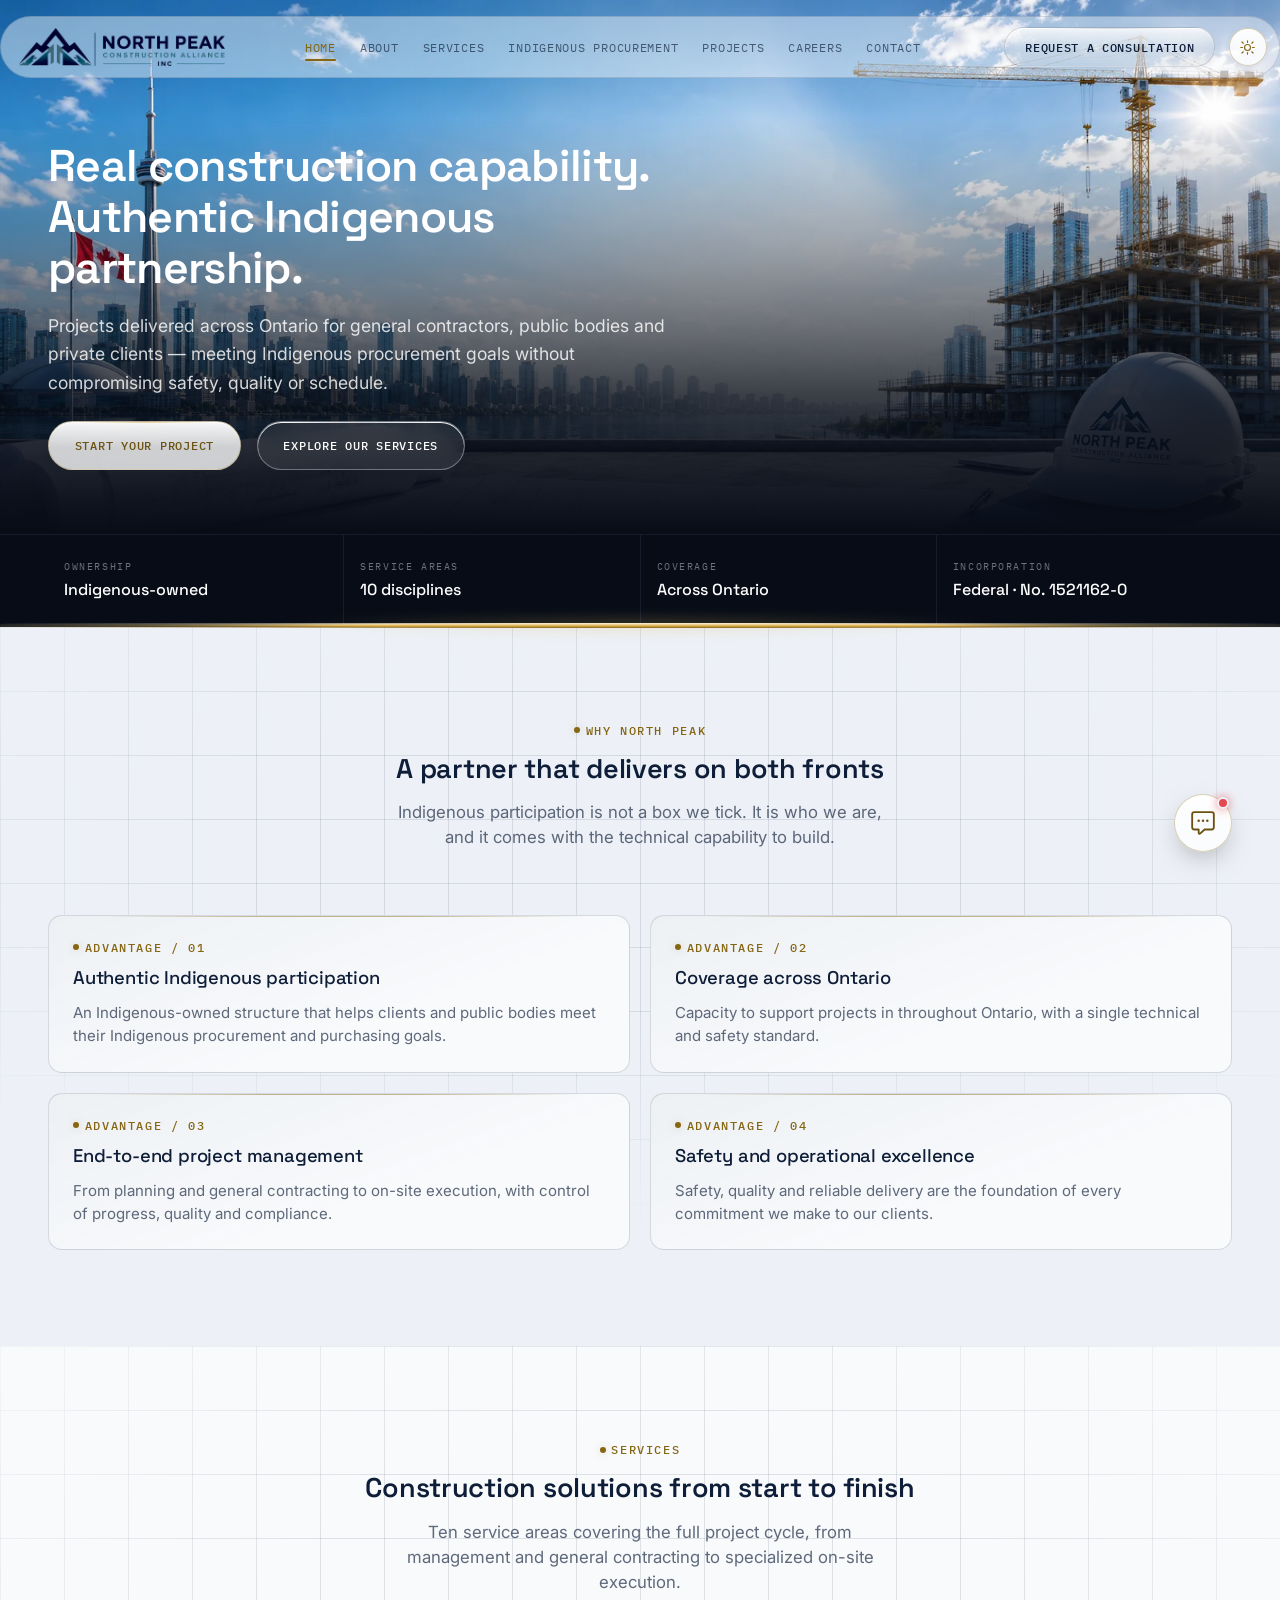
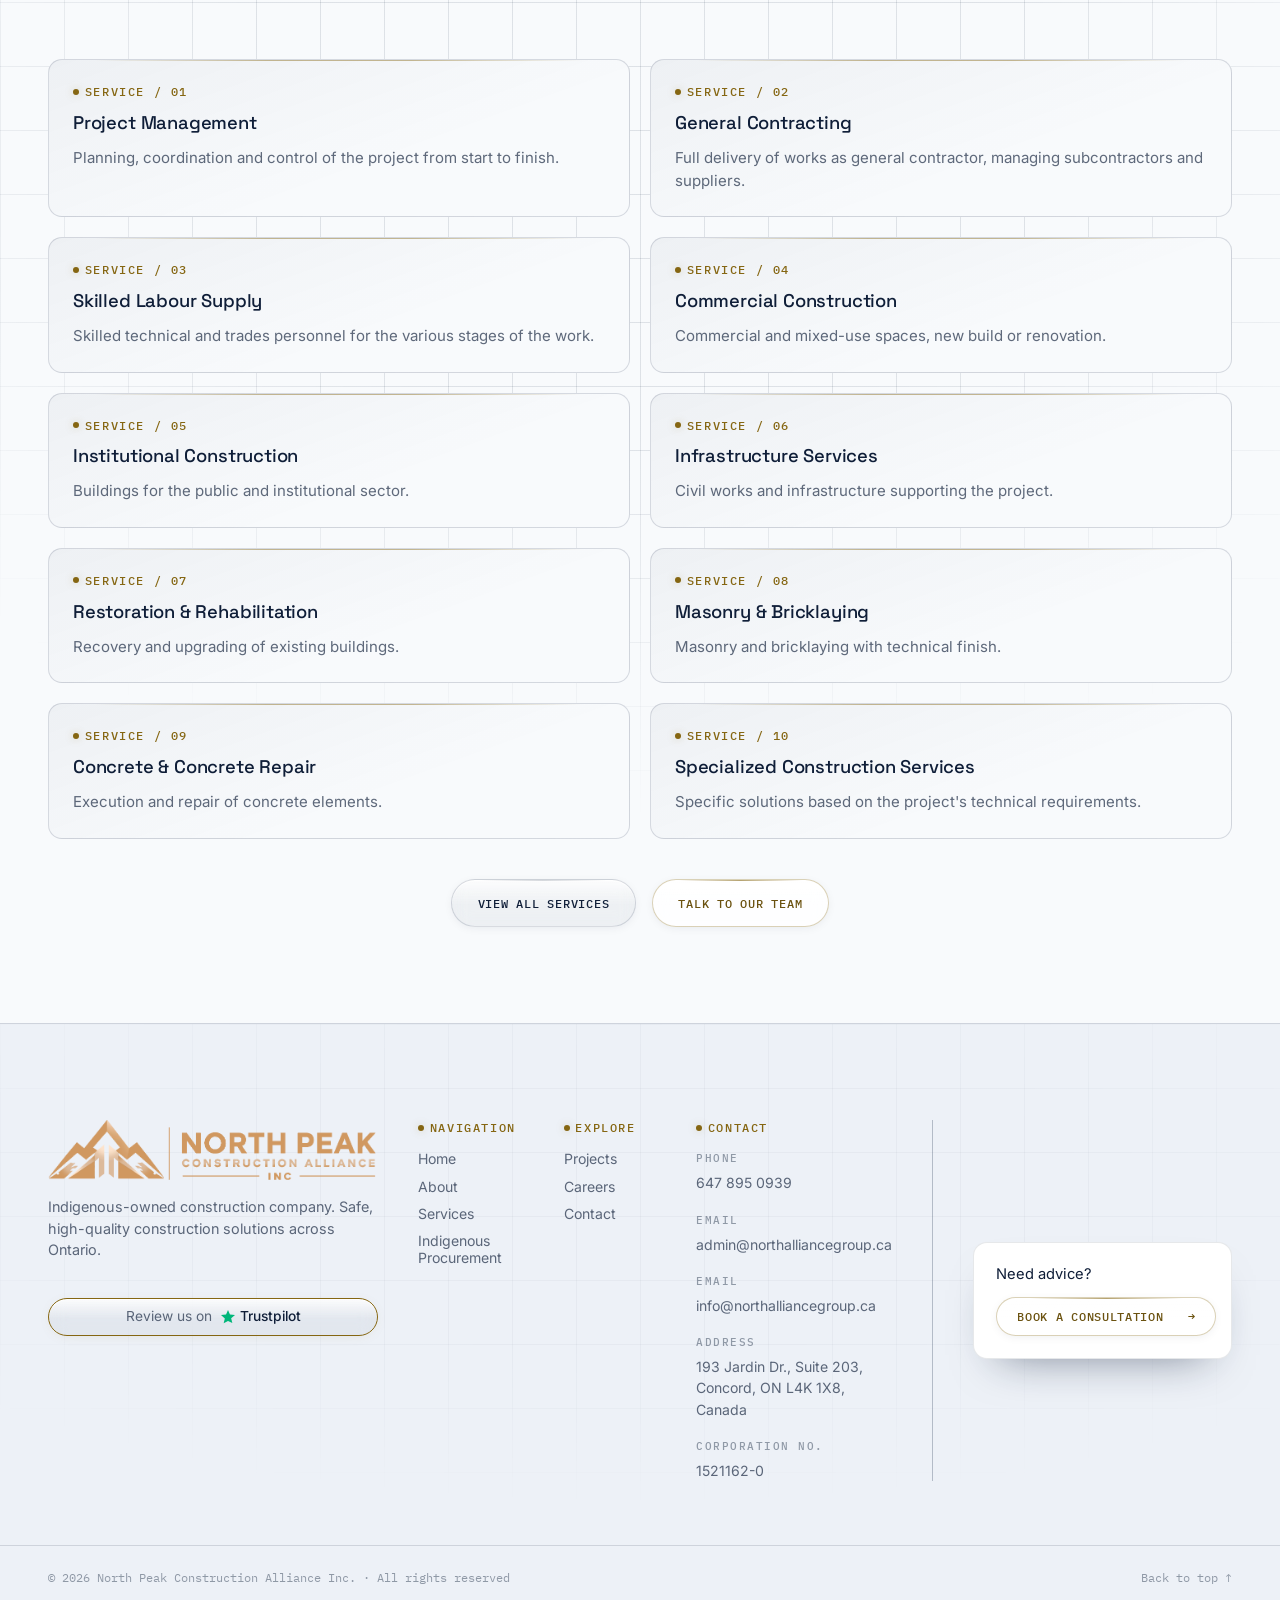
<file: index.html>
<!DOCTYPE html>
<html lang="en">
<head>
<meta charset="UTF-8">
<!-- ═══════════════════════════════════════════════════════════
     TRANSICIONES ENTRE PÁGINAS (View Transitions API)
     Activa el fundido nativo del navegador al navegar entre páginas.
     Elimina el parpadeo blanco que aparecía en cada clic.
     Es una API NATIVA: sin librerías, sin peso añadido. Los navegadores
     que no la soportan simplemente navegan como siempre — no se rompe
     nada. La animación en sí se define en layout.css.
═══════════════════════════════════════════════════════════ -->
<meta name="view-transition" content="same-origin">
<!-- Aplica el tema guardado ANTES de que se pinte la página, para
     evitar un parpadeo (flash) del tema por defecto al cargar. -->
<script>
(function () {
  try {
    var saved = localStorage.getItem('etexca-theme');
    document.documentElement.setAttribute('data-theme', saved === 'dark' ? 'dark' : 'light');
  } catch (e) {
    document.documentElement.setAttribute('data-theme', 'dark');
  }
})();
</script>
<meta name="viewport" content="width=device-width, initial-scale=1.0">
<title>North Peak Construction Alliance Inc. — Indigenous-owned construction in Canada</title>
<meta name="description" content="Indigenous-owned construction company in Ontario: project management, general contracting and on-site delivery with safety and quality.">

<!-- ASUNCIÓN: dominio placeholder — reemplazar cuando exista el dominio real -->
<link rel="canonical" href="https://northalliancegroup.ca/">

<!-- Open Graph / redes sociales -->
<meta property="og:type" content="website">
<meta property="og:url" content="https://northalliancegroup.ca/">
<meta property="og:site_name" content="North Peak Construction Alliance">
<meta property="og:title" content="North Peak Construction Alliance Inc. — Indigenous-owned construction in Canada">
<meta property="og:description" content="Indigenous-owned construction company in Ontario: project management, general contracting and on-site delivery with safety and quality.">
<meta property="og:locale" content="en_CA">
<meta property="og:image" content="https://northalliancegroup.ca/images/og-image.jpg">
<meta property="og:image:width" content="1200">
<meta property="og:image:height" content="630">
<meta property="og:image:alt" content="North Peak Construction Alliance Inc. — Indigenous-owned construction, Ontario-wide">

<meta name="twitter:card" content="summary_large_image">
<meta name="twitter:title" content="North Peak Construction Alliance Inc. — Indigenous-owned construction in Canada">
<meta name="twitter:image" content="https://northalliancegroup.ca/images/og-image.jpg">
<meta name="twitter:description" content="Indigenous-owned construction company in Ontario: project management, general contracting and on-site delivery with safety and quality.">

<meta name="robots" content="index, follow, max-image-preview:large, max-snippet:-1, max-video-preview:-1">
<meta name="theme-color" content="#EDF1F7" media="(prefers-color-scheme: light)">
<meta name="theme-color" content="#070C16" media="(prefers-color-scheme: dark)">
<link rel="icon" href="/favicon.svg" type="image/svg+xml">

<!-- Tipografías del sistema de diseño v2 (Space Grotesk / Inter / IBM Plex Mono) -->
<link rel="preconnect" href="https://fonts.googleapis.com">
<link rel="preconnect" href="https://fonts.gstatic.com" crossorigin>
<link href="https://fonts.googleapis.com/css2?family=Space+Grotesk:wght@500;600&family=Inter:wght@400;500;600&family=IBM+Plex+Mono:wght@400;500&display=swap" rel="stylesheet">

<link rel="stylesheet" href="/css/tokens.css?v=63">
<link rel="stylesheet" href="/css/style.css?v=63">
<link rel="stylesheet" href="/css/layout.css?v=63">
<link rel="stylesheet" href="/css/header.css?v=63">
<link rel="stylesheet" href="/css/components.css?v=63">
<link rel="stylesheet" href="/css/chatbot.css?v=4">

<!-- ═══ Google Search Console: pega tu código de verificación (método "etiqueta HTML") ═══ -->
<meta name="google-site-verification" content="xJvoHJ7ZN1tag7xE8sJ88pCRUm-I1h6pEgs8XWe0L8o">

<!-- ═══ Google Analytics (GA4): reemplaza G-XXXXXXXXXX por tu ID de medición real ═══ -->
<script async src="https://www.googletagmanager.com/gtag/js?id=G-XXXXXXXXXX"></script>
<script>
  window.dataLayer = window.dataLayer || [];
  function gtag(){dataLayer.push(arguments);}
  gtag('js', new Date());
  gtag('config', 'G-XXXXXXXXXX');
</script>

<!-- Datos estructurados (Schema.org) — así entiende Google qué es la
     empresa, dónde está y qué ofrece. Habilita resultados enriquecidos. -->
<script type="application/ld+json">
{
  "@context": "https://schema.org",
  "@graph": [
    {
      "@type": "GeneralContractor",
      "@id": "https://northalliancegroup.ca/#organization",
      "name": "North Peak Construction Alliance Inc.",
      "legalName": "North Peak Construction Alliance Inc.",
      "url": "https://northalliancegroup.ca/",
      "logo": "https://northalliancegroup.ca/images/logo-horizontal.webp",
      "image": "https://northalliancegroup.ca/images/og-image.jpg",
      "description": "Indigenous-owned construction company delivering project management, general contracting and specialized on-site execution in Ontario.",
      "telephone": "+1-647-895-0939",
      "email": "admin@northalliancegroup.ca",
      "address": {
        "@type": "PostalAddress",
        "streetAddress": "193 Jardin Dr., Suite 203",
        "addressLocality": "Concord",
        "addressRegion": "ON",
        "postalCode": "L4K 1X8",
        "addressCountry": "CA"
      },
      "areaServed": [
        {
          "@type": "AdministrativeArea",
          "name": "Ontario"
        },
        {
          "@type": "Country",
          "name": "Canada"
        }
      ],
      "identifier": {
        "@type": "PropertyValue",
        "name": "Canada Corporation Number",
        "value": "1521162-0"
      },
      "employee": [
        {
          "@type": "Person",
          "name": "Riley Robert Birkett",
          "jobTitle": "Chief Operating Officer"
        },
        {
          "@type": "Person",
          "name": "Pavel Portelles Rivas",
          "jobTitle": "Chief Executive Officer"
        }
      ],
      "knowsAbout": [
        "Project management",
        "General contracting",
        "Skilled labour supply",
        "Commercial construction",
        "Institutional construction",
        "Infrastructure services",
        "Restoration and rehabilitation",
        "Masonry and bricklaying",
        "Concrete and concrete repair",
        "Specialized construction services",
        "Indigenous procurement"
      ]
    },
    {
      "@type": "WebSite",
      "@id": "https://northalliancegroup.ca/#website",
      "url": "https://northalliancegroup.ca/",
      "name": "North Peak Construction Alliance Inc.",
      "inLanguage": "en-CA",
      "publisher": {
        "@id": "https://northalliancegroup.ca/#organization"
      }
    },
    {
      "@type": "WebPage",
      "@id": "https://northalliancegroup.ca/#webpage",
      "url": "https://northalliancegroup.ca/",
      "name": "North Peak Construction Alliance Inc. — Indigenous-owned construction in Canada",
      "description": "Indigenous-owned construction company in Ontario: project management, general contracting and on-site delivery with safety and quality.",
      "isPartOf": {
        "@id": "https://northalliancegroup.ca/#website"
      },
      "about": {
        "@id": "https://northalliancegroup.ca/#organization"
      },
      "inLanguage": "en-CA",
      "primaryImageOfPage": {
        "@type": "ImageObject",
        "url": "https://northalliancegroup.ca/images/og-image.jpg"
      }
    }
  ]
}
</script>
</head>
<body>

<!-- ═══════════════════════════════════════════
     HEADER — cristal flotante, con zona de logo dedicada.
     ─────────────────────────────────────────────────────
     BLOQUE COMPARTIDO por las 7 páginas. Al replicarlo en las
     demás páginas, lo ÚNICO que cambia es cuál enlace del nav
     lleva aria-current="page" (marca la página activa). El
     resaltado visual de esa marca se define en css/header.css
     (siguiente archivo de la Fase 1).
═══════════════════════════════════════════════ -->
<header class="site-header">
  <div class="container site-header__row">
    <!-- El logo lleva a Inicio (index.html), no a un ancla. -->
    <a href="/" class="site-header__mark" aria-label="North Peak Construction Alliance — Home">
      <img class="site-header__logo site-header__logo--dark" src="/images/logo-horizontal.webp" alt="North Peak Construction Alliance Inc.">
      <img class="site-header__logo site-header__logo--light" src="/images/logo-horizontal-light.webp" alt="" aria-hidden="true">
      <img class="site-header__logo site-header__logo--mark" src="/images/logo-mark.webp" alt="" aria-hidden="true">
      <img class="site-header__logo site-header__logo--mark-light" src="/images/logo-mark-light.webp" alt="" aria-hidden="true">
    </a>
    <nav class="site-nav" id="site-nav">
      <a href="/" aria-current="page">Home</a>
      <a href="/about">About</a>
      <a href="/services">Services</a>
      <a href="/indigenous-procurement">Indigenous Procurement</a>
      <a href="/projects">Projects</a>
      <a href="/careers">Careers</a>
      <a href="/contact">Contact</a>
      <a href="https://wa.me/16478950939" target="_blank" rel="noopener" class="site-nav__cta btn btn--ghost btn--sm site-nav__wa" aria-label="WhatsApp">
        <svg viewBox="0 0 24 24" width="16" height="16" fill="currentColor" aria-hidden="true">
          <path d="M12.04 2C6.58 2 2.13 6.45 2.13 11.91c0 1.75.46 3.45 1.32 4.95L2 22l5.25-1.38a9.9 9.9 0 0 0 4.79 1.22h.01c5.46 0 9.91-4.45 9.91-9.91S17.5 2 12.04 2Zm0 18.02h-.01a8.2 8.2 0 0 1-4.19-1.15l-.3-.18-3.12.82.83-3.04-.2-.31a8.15 8.15 0 0 1-1.26-4.35c0-4.53 3.7-8.22 8.25-8.22 2.2 0 4.27.86 5.83 2.42a8.16 8.16 0 0 1 2.41 5.81c0 4.53-3.7 8.2-8.24 8.2Zm4.52-6.15c-.25-.13-1.47-.72-1.69-.8-.23-.09-.39-.13-.56.12-.16.25-.64.8-.78.97-.14.16-.29.18-.54.06-.25-.13-1.05-.39-1.99-1.23-.74-.65-1.23-1.46-1.38-1.71-.14-.25-.01-.38.11-.51.11-.11.25-.29.37-.43.13-.14.17-.25.25-.41.08-.16.04-.31-.02-.43-.06-.12-.56-1.35-.76-1.84-.2-.48-.4-.42-.56-.43h-.48c-.16 0-.43.06-.65.31-.22.25-.85.83-.85 2.03s.87 2.35.99 2.51c.12.16 1.71 2.61 4.15 3.66.58.25 1.03.4 1.38.51.58.19 1.11.16 1.53.1.47-.07 1.47-.6 1.68-1.18.21-.58.21-1.07.14-1.18-.06-.11-.22-.17-.47-.29Z"/>
        </svg>
        <span>WhatsApp</span>
      </a>
      <div class="site-nav__theme-pair">
        <button type="button" class="site-nav__theme-btn" data-set-theme="light" aria-label="Light mode">
          <svg viewBox="0 0 24 24" width="18" height="18" fill="none" stroke="currentColor" stroke-width="1.6" stroke-linecap="round" aria-hidden="true">
            <circle cx="12" cy="12" r="4.2"></circle>
            <line x1="12" y1="2.5" x2="12" y2="5"></line>
            <line x1="12" y1="19" x2="12" y2="21.5"></line>
            <line x1="4.2" y1="4.2" x2="6" y2="6"></line>
            <line x1="18" y1="18" x2="19.8" y2="19.8"></line>
            <line x1="2.5" y1="12" x2="5" y2="12"></line>
            <line x1="19" y1="12" x2="21.5" y2="12"></line>
            <line x1="4.2" y1="19.8" x2="6" y2="18"></line>
            <line x1="18" y1="6" x2="19.8" y2="4.2"></line>
          </svg>
          <span>Light</span>
        </button>
        <button type="button" class="site-nav__theme-btn" data-set-theme="dark" aria-label="Dark mode">
          <svg viewBox="0 0 24 24" width="18" height="18" fill="none" stroke="currentColor" stroke-width="1.6" stroke-linecap="round" stroke-linejoin="round" aria-hidden="true">
            <path d="M20 14.5A8.5 8.5 0 1 1 9.5 4a7 7 0 0 0 10.5 10.5z"></path>
          </svg>
          <span>Dark</span>
        </button>
      </div>
    </nav>
    <div class="site-header__actions">
      <a href="/contact" class="btn btn--ghost btn--sm site-header__cta"><span class="btn__full">Request a consultation</span><span class="btn__short">Consultation</span></a>
      <button type="button" class="theme-toggle" id="theme-toggle" aria-label="Toggle theme" aria-pressed="false" title="Toggle theme">
        <span class="theme-toggle__icon theme-toggle__icon--sun" aria-hidden="true">
          <svg viewBox="0 0 24 24" fill="none" stroke="currentColor" stroke-width="1.6" stroke-linecap="round">
            <circle cx="12" cy="12" r="4.2"></circle>
            <line x1="12" y1="2.5" x2="12" y2="5"></line>
            <line x1="12" y1="19" x2="12" y2="21.5"></line>
            <line x1="4.2" y1="4.2" x2="6" y2="6"></line>
            <line x1="18" y1="18" x2="19.8" y2="19.8"></line>
            <line x1="2.5" y1="12" x2="5" y2="12"></line>
            <line x1="19" y1="12" x2="21.5" y2="12"></line>
            <line x1="4.2" y1="19.8" x2="6" y2="18"></line>
            <line x1="18" y1="6" x2="19.8" y2="4.2"></line>
          </svg>
        </span>
        <span class="theme-toggle__icon theme-toggle__icon--moon" aria-hidden="true">
          <svg viewBox="0 0 24 24" fill="none" stroke="currentColor" stroke-width="1.6" stroke-linecap="round" stroke-linejoin="round">
            <path d="M20 14.5A8.5 8.5 0 1 1 9.5 4a7 7 0 0 0 10.5 10.5z"></path>
          </svg>
        </span>
      </button>
    </div>
    <button class="site-header__toggle" id="nav-toggle" aria-label="Open menu" aria-expanded="false">
      <span></span><span></span><span></span>
    </button>
  </div>
</header>

<!-- ═══════════════════════════════════════════
     § HERO — Inicio
     El marco (.hero__frame) tiene aspect-ratio: 1600/667 —
     la proporción EXACTA de hero-bg.webp. La imagen llena el
     marco al 100%, sin recortar ni un píxel y sin zoom.
     El panel de texto es hermano del marco: en escritorio se
     superpone a la izquierda (position:absolute, ver layout.css),
     en móvil cae debajo del marco en flujo normal.
     NOTA: imágenes del hero SIN TOCAR (pendiente confirmar con el
     cliente si son definitivas o placeholder).
═══════════════════════════════════════════════ -->
<!-- ═══════════════════════════════════════════
     § HERO — el mensaje, no el logotipo.
     El logo vive en el header. Aquí va lo único que convierte a un
     visitante en cliente: qué hacemos, para quién, y qué hacer ahora.
     El texto se apoya sobre un scrim inferior (ver layout.css) que
     deja intactos el cielo, la Torre CN, la bandera y las grúas.
═══════════════════════════════════════════════ -->
<section class="hero" id="top">
  <div class="hero__frame">
    <img fetchpriority="high" decoding="async" class="hero__frame-img hero__frame-img--dark" src="/images/hero-bg.webp" alt="Tower cranes and a building under construction over the Toronto skyline" loading="eager">
    <img fetchpriority="high" decoding="async" class="hero__frame-img hero__frame-img--light" src="/images/hero-bg-light.webp" alt="" aria-hidden="true" loading="eager">
    <div class="hero__frame-overlay"></div>
    <!-- Logo centrado sobre la foto — SOLO MÓVIL. Dos versiones: color (modo
         claro) y blanco (modo oscuro). En escritorio no se muestra. -->
    <div class="hero__mobile-logo" aria-hidden="true">
      <img class="hero__mobile-logo-img hero__mobile-logo-img--color" src="/images/logo-hero-color.webp" alt="North Peak Construction Alliance Inc." width="240" height="160">
      <img class="hero__mobile-logo-img hero__mobile-logo-img--white" src="/images/logo-hero-white.webp" alt="" aria-hidden="true" width="240" height="160">
    </div>
  </div>

  <div class="hero__panel-wrap">
    <div class="container">
      <div class="hero__content reveal reveal-left">
        <h1 class="hero__title">
          <span class="hero__title-full">
            <span class="hero__title-line">Real construction capability.</span>
            <span class="hero__title-line">Authentic Indigenous partnership.</span>
          </span>
          <span class="hero__title-short">Real construction capability.</span>
        </h1>
        <p class="hero__lede">Projects delivered across Ontario for general contractors, public bodies and private clients — meeting Indigenous procurement goals without compromising safety, quality or schedule.</p>
        <div class="hero__actions">
          <a href="/contact" class="btn btn--primary"><span class="btn__full">Start your project</span><span class="btn__short">Start</span></a>
          <a href="/services" class="btn btn--ghost"><span class="btn__full">Explore our services</span><span class="btn__short">Services</span></a>
        </div>
      </div>
    </div>
  </div>
</section>

<!-- ═══════════════════════════════════════════
     § BARRA DE CREDENCIALES
     Los cuatro datos que un oficial de compras públicas busca en los
     primeros diez segundos. Todos verificables — nada inventado.
     Además, absorbe la transición entre la foto y la página.
═══════════════════════════════════════════════ -->
<section class="trust-bar">
  <div class="container">
    <div class="trust-bar__grid">
      <div class="trust-bar__item">
        <span class="trust-bar__label">Ownership</span>
        <span class="trust-bar__value"><em>Indigenous-owned</em></span>
      </div>
      <div class="trust-bar__item">
        <span class="trust-bar__label">Service areas</span>
        <span class="trust-bar__value">10 disciplines</span>
      </div>
      <div class="trust-bar__item">
        <span class="trust-bar__label">Coverage</span>
        <span class="trust-bar__value">Across Ontario</span>
      </div>
      <div class="trust-bar__item">
        <span class="trust-bar__label">Incorporation</span>
        <span class="trust-bar__value">Federal &middot; No.&nbsp;1521162-0</span>
      </div>
    </div>
  </div>
</section>

<!-- ═══════════════════════════════════════════
     § POR QUÉ NORTH PEAK — ventajas competitivas.
     El h1 y la presentación se movieron al hero, que es su sitio.
     Esta sección ahora abre con h2 y va directo al valor.
═══════════════════════════════════════════════ -->
<section class="section grid-texture" id="presentacion" style="background:var(--void);">
  <div class="container">
    <div class="section-head reveal">
      <span class="readout">Why North Peak</span>
      <h2>A partner that delivers on both fronts</h2>
      <p class="lede">Indigenous participation is not a box we tick. It is who we are, and it comes with the technical capability to build.</p>
    </div>

    <div class="service-grid reveal-stagger" style="margin-top:var(--space-3);">
      <article class="service-card reveal reveal-left" style="--i:0;">
        <span class="readout">Advantage / 01</span>
        <h3>Authentic Indigenous participation</h3>
        <p>An Indigenous-owned structure that helps clients and public bodies meet their Indigenous procurement and purchasing goals.</p>
      </article>
      <article class="service-card reveal reveal-right" style="--i:1;">
        <span class="readout">Advantage / 02</span>
        <h3>Coverage across Ontario</h3>
        <p>Capacity to support projects in throughout Ontario, with a single technical and safety standard.</p>
      </article>
      <article class="service-card reveal reveal-left" style="--i:2;">
        <span class="readout">Advantage / 03</span>
        <h3>End-to-end project management</h3>
        <p>From planning and general contracting to on-site execution, with control of progress, quality and compliance.</p>
      </article>
      <article class="service-card reveal reveal-right" style="--i:3;">
        <span class="readout">Advantage / 04</span>
        <h3>Safety and operational excellence</h3>
        <p>Safety, quality and reliable delivery are the foundation of every commitment we make to our clients.</p>
      </article>
    </div>
  </div>
</section>

<!-- ═══════════════════════════════════════════
     § RESUMEN DE SERVICIOS + CTA
     ─────────────────────────────────────────────────────
     ESQUELETO (Fase 1). El contenido real entra en la FASE 3:
       · Resumen de los 10 servicios, cada uno enlazando a
         servicios.html
       · Llamado a la acción (CTA) hacia contacto.html
     La grilla completa de servicios vive en servicios.html
     (Fase 5), no aquí.
═══════════════════════════════════════════════ -->
<section class="section grid-texture" id="resumen-servicios" style="background:var(--void-soft);">
  <div class="container">
    <div class="section-head reveal">
      <span class="readout">Services</span>
      <h2>Construction solutions from start to finish</h2>
      <p class="lede">Ten service areas covering the full project cycle, from management and general contracting to specialized on-site execution.</p>
    </div>

    <div class="service-grid reveal-stagger">
      <a class="service-card reveal reveal-left" href="/services" style="--i:0; text-decoration:none;">
        <span class="readout">Service / 01</span>
        <h3>Project Management</h3>
        <p>Planning, coordination and control of the project from start to finish.</p>
      </a>
      <a class="service-card reveal reveal-right" href="/services" style="--i:1; text-decoration:none;">
        <span class="readout">Service / 02</span>
        <h3>General Contracting</h3>
        <p>Full delivery of works as general contractor, managing subcontractors and suppliers.</p>
      </a>
      <a class="service-card reveal reveal-left" href="/services" style="--i:2; text-decoration:none;">
        <span class="readout">Service / 03</span>
        <h3>Skilled Labour Supply</h3>
        <p>Skilled technical and trades personnel for the various stages of the work.</p>
      </a>
      <a class="service-card reveal reveal-right" href="/services" style="--i:3; text-decoration:none;">
        <span class="readout">Service / 04</span>
        <h3>Commercial Construction</h3>
        <p>Commercial and mixed-use spaces, new build or renovation.</p>
      </a>
      <a class="service-card reveal reveal-left" href="/services" style="--i:4; text-decoration:none;">
        <span class="readout">Service / 05</span>
        <h3>Institutional Construction</h3>
        <p>Buildings for the public and institutional sector.</p>
      </a>
      <a class="service-card reveal reveal-right" href="/services" style="--i:5; text-decoration:none;">
        <span class="readout">Service / 06</span>
        <h3>Infrastructure Services</h3>
        <p>Civil works and infrastructure supporting the project.</p>
      </a>
      <a class="service-card reveal reveal-left" href="/services" style="--i:0; text-decoration:none;">
        <span class="readout">Service / 07</span>
        <h3>Restoration & Rehabilitation</h3>
        <p>Recovery and upgrading of existing buildings.</p>
      </a>
      <a class="service-card reveal reveal-right" href="/services" style="--i:1; text-decoration:none;">
        <span class="readout">Service / 08</span>
        <h3>Masonry & Bricklaying</h3>
        <p>Masonry and bricklaying with technical finish.</p>
      </a>
      <a class="service-card reveal reveal-left" href="/services" style="--i:2; text-decoration:none;">
        <span class="readout">Service / 09</span>
        <h3>Concrete & Concrete Repair</h3>
        <p>Execution and repair of concrete elements.</p>
      </a>
      <a class="service-card reveal reveal-right" href="/services" style="--i:3; text-decoration:none;">
        <span class="readout">Service / 10</span>
        <h3>Specialized Construction Services</h3>
        <p>Specific solutions based on the project's technical requirements.</p>
      </a>
    </div>

    <div class="reveal btn-row">
      <a href="/services" class="btn btn--ghost"><span class="btn__full">View all services</span><span class="btn__short">All services</span></a>
      <a href="/contact" class="btn btn--primary"><span class="btn__full">Talk to our team</span><span class="btn__short">Talk to us</span></a>
    </div>
  </div>
</section>

<!-- ═══════════════════════════════════════════
     FOOTER — BLOQUE COMPARTIDO por las 7 páginas.
     Se replica idéntico en cada página. Los enlaces de
     navegación apuntan a las páginas reales (no anclas).
═══════════════════════════════════════════════ -->
<footer class="site-footer grid-texture">
  <div class="container site-footer__top">
    <div class="site-footer__brand">
      <a href="/" class="site-footer__mark" aria-label="North Peak Construction Alliance — Home">
        <img loading="lazy" decoding="async" class="site-footer__logo site-footer__logo--dark" src="/images/logo-footer-light.webp" alt="North Peak Construction Alliance Inc.">
        <img loading="lazy" decoding="async" class="site-footer__logo site-footer__logo--light" src="/images/logo-horizontal-light.webp" alt="" aria-hidden="true">
      </a>
      <p class="site-footer__tagline">Indigenous-owned construction company. Safe, high-quality construction solutions across Ontario.</p>
      <!-- Trustpilot Review Collector -->
      <a class="site-footer__trustpilot" href="https://www.trustpilot.com/review/northalliancegroup.ca?utm_medium=trustbox&amp;utm_source=TrustBoxReviewCollector" target="_blank" rel="noopener" aria-label="Review us on Trustpilot">
        <span class="site-footer__trustpilot-label">Review us on</span>
        <span class="site-footer__trustpilot-brand">
          <svg viewBox="0 0 24 24" width="16" height="16" aria-hidden="true" focusable="false"><path fill="#00B67A" d="M12 1.5l2.94 6.9 7.56.62-5.76 4.9 1.77 7.08L12 17.9l-6.51 3.6 1.77-7.08L1.5 9.02l7.56-.62L12 1.5z"/></svg>
          <span>Trustpilot</span>
        </span>
      </a>
    </div>

    <div class="site-footer__col">
      <span class="readout">Navigation</span>
      <nav class="site-footer__links">
        <a href="/">Home</a>
        <a href="/about">About</a>
        <a href="/services">Services</a>
        <a href="/indigenous-procurement">Indigenous Procurement</a>
      </nav>
    </div>

    <div class="site-footer__col">
      <span class="readout">Explore</span>
      <nav class="site-footer__links">
        <a href="/projects">Projects</a>
        <a href="/careers">Careers</a>
        <a href="/contact">Contact</a>
      </nav>
    </div>

    <div class="site-footer__col">
      <span class="readout">Contact</span>
      <ul class="site-footer__contact">
        <li><span class="meta-label">Phone</span><a href="tel:+16478950939" style="color:inherit; text-decoration:none;">647 895 0939</a></li>
        <li><span class="meta-label">Email</span><a href="mailto:admin@northalliancegroup.ca" style="color:inherit; text-decoration:none;">admin@northalliancegroup.ca</a></li>
        <li><span class="meta-label">Email</span><a href="mailto:info@northalliancegroup.ca" style="color:inherit; text-decoration:none;">info@northalliancegroup.ca</a></li>
        <li><span class="meta-label">Address</span>193 Jardin Dr., Suite 203, Concord, ON L4K 1X8, Canada</li>
        <li><span class="meta-label">Corporation No.</span>1521162-0</li>
      </ul>
    </div>

    <div class="site-footer__aside">
      <div class="site-footer__cta">
        <span class="site-footer__cta-text">Need advice?</span>
        <a href="/contact" class="btn btn--primary btn--sm">Book a consultation<span class="btn__arrow" aria-hidden="true">&#8594;</span></a>
      </div>
    </div>
  </div>

  <div class="container site-footer__bottom">
    <span>© <span id="year"></span> North Peak Construction Alliance Inc. · All rights reserved</span>
    <a href="#top" class="site-footer__top-link">Back to top ↑</a>
  </div>
</footer>

<script src="/js/main.js?v=22"></script>
<script src="/js/chatbot-kb.js?v=4"></script>
<script src="/js/chatbot.js?v=4"></script>

</body>
</html>
</file>
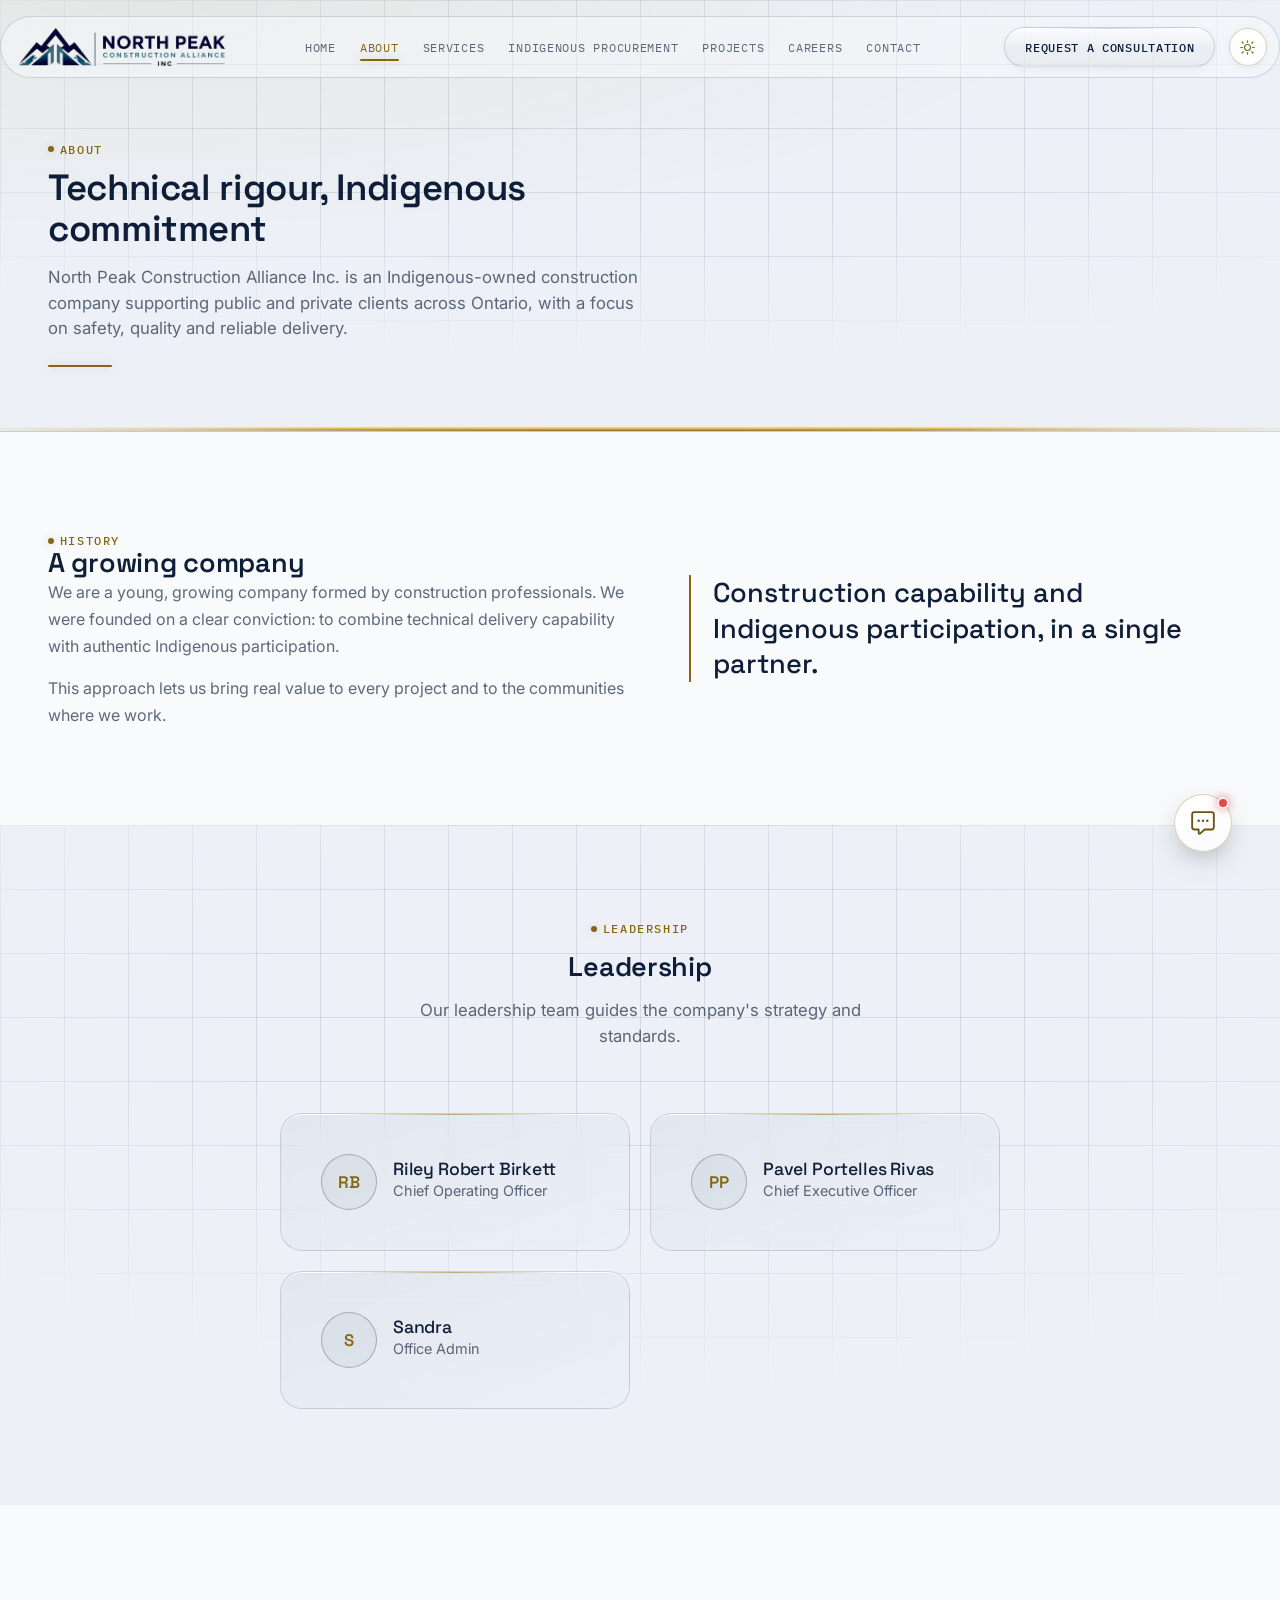
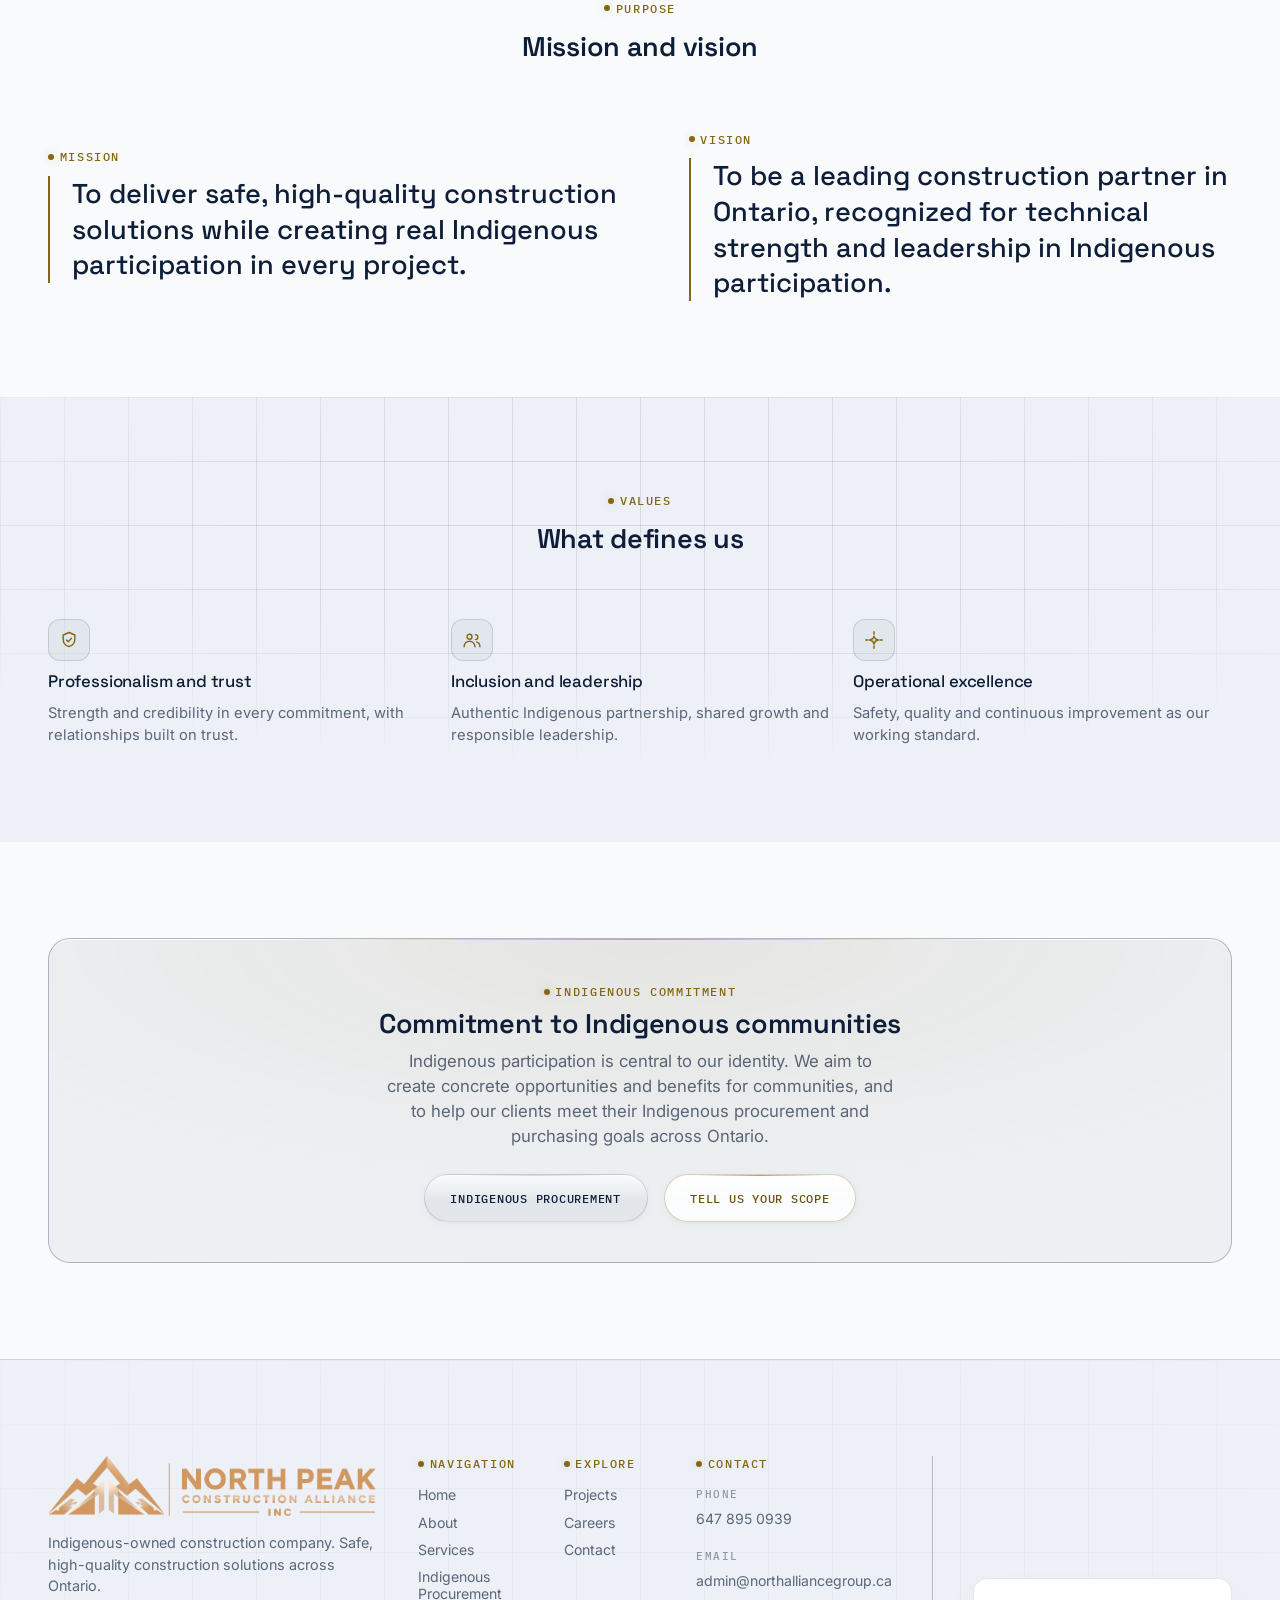
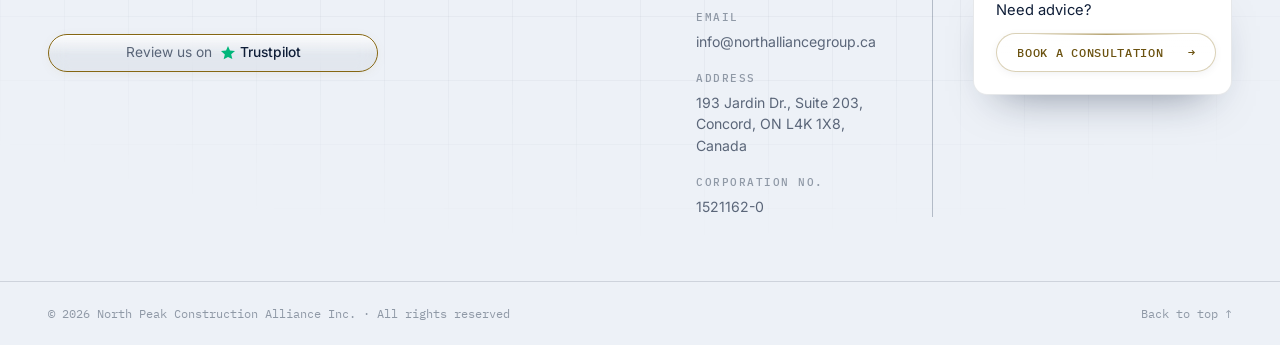
<file: about/index.html>
<!DOCTYPE html>
<html lang="en">
<head>
<meta charset="UTF-8">
<!-- ═══════════════════════════════════════════════════════════
     TRANSICIONES ENTRE PÁGINAS (View Transitions API)
     Activa el fundido nativo del navegador al navegar entre páginas.
     Elimina el parpadeo blanco que aparecía en cada clic.
     Es una API NATIVA: sin librerías, sin peso añadido. Los navegadores
     que no la soportan simplemente navegan como siempre — no se rompe
     nada. La animación en sí se define en layout.css.
═══════════════════════════════════════════════════════════ -->
<meta name="view-transition" content="same-origin">
<!-- Aplica el tema guardado ANTES de que se pinte la página, para
     evitar un parpadeo (flash) del tema por defecto al cargar. -->
<script>
(function () {
  try {
    var saved = localStorage.getItem('etexca-theme');
    document.documentElement.setAttribute('data-theme', saved === 'dark' ? 'dark' : 'light');
  } catch (e) {
    document.documentElement.setAttribute('data-theme', 'dark');
  }
})();
</script>
<meta name="viewport" content="width=device-width, initial-scale=1.0">
<title>About — North Peak Construction Alliance</title>
<meta name="description" content="North Peak Construction Alliance Inc.: an Indigenous-owned construction company. Meet our leadership and learn our history, mission, vision and values.">

<!-- ASUNCIÓN: dominio placeholder — reemplazar cuando exista el dominio real -->
<link rel="canonical" href="https://northalliancegroup.ca/about">

<!-- Open Graph / redes sociales -->
<meta property="og:type" content="website">
<meta property="og:url" content="https://northalliancegroup.ca/about">
<meta property="og:site_name" content="North Peak Construction Alliance">
<meta property="og:title" content="About — North Peak Construction Alliance">
<meta property="og:description" content="North Peak Construction Alliance Inc.: an Indigenous-owned construction company. Meet our leadership and learn our history, mission, vision and values.">
<meta property="og:locale" content="en_CA">
<meta property="og:image" content="https://northalliancegroup.ca/images/og-image.jpg">
<meta property="og:image:width" content="1200">
<meta property="og:image:height" content="630">
<meta property="og:image:alt" content="North Peak Construction Alliance Inc. — Indigenous-owned construction, Ontario-wide">

<meta name="twitter:card" content="summary_large_image">
<meta name="twitter:title" content="About — North Peak Construction Alliance">
<meta name="twitter:image" content="https://northalliancegroup.ca/images/og-image.jpg">
<meta name="twitter:description" content="North Peak Construction Alliance Inc.: an Indigenous-owned construction company. Meet our leadership and learn our history, mission, vision and values.">

<meta name="robots" content="index, follow, max-image-preview:large, max-snippet:-1, max-video-preview:-1">
<meta name="theme-color" content="#EDF1F7" media="(prefers-color-scheme: light)">
<meta name="theme-color" content="#070C16" media="(prefers-color-scheme: dark)">
<link rel="icon" href="/favicon.svg" type="image/svg+xml">

<!-- Tipografías del sistema de diseño v2 (Space Grotesk / Inter / IBM Plex Mono) -->
<link rel="preconnect" href="https://fonts.googleapis.com">
<link rel="preconnect" href="https://fonts.gstatic.com" crossorigin>
<link href="https://fonts.googleapis.com/css2?family=Space+Grotesk:wght@500;600&family=Inter:wght@400;500;600&family=IBM+Plex+Mono:wght@400;500&display=swap" rel="stylesheet">

<link rel="stylesheet" href="/css/tokens.css?v=63">
<link rel="stylesheet" href="/css/style.css?v=63">
<link rel="stylesheet" href="/css/layout.css?v=63">
<link rel="stylesheet" href="/css/header.css?v=63">
<link rel="stylesheet" href="/css/components.css?v=63">
<link rel="stylesheet" href="/css/chatbot.css?v=4">

<!-- ═══ Google Search Console: pega tu código de verificación (método "etiqueta HTML") ═══ -->
<meta name="google-site-verification" content="xJvoHJ7ZN1tag7xE8sJ88pCRUm-I1h6pEgs8XWe0L8o">

<!-- ═══ Google Analytics (GA4): reemplaza G-XXXXXXXXXX por tu ID de medición real ═══ -->
<script async src="https://www.googletagmanager.com/gtag/js?id=G-XXXXXXXXXX"></script>
<script>
  window.dataLayer = window.dataLayer || [];
  function gtag(){dataLayer.push(arguments);}
  gtag('js', new Date());
  gtag('config', 'G-XXXXXXXXXX');
</script>

<!-- Datos estructurados (Schema.org) — así entiende Google qué es la
     empresa, dónde está y qué ofrece. Habilita resultados enriquecidos. -->
<script type="application/ld+json">
{
  "@context": "https://schema.org",
  "@graph": [
    {
      "@type": "BreadcrumbList",
      "@id": "https://northalliancegroup.ca/about#breadcrumb",
      "itemListElement": [
        {
          "@type": "ListItem",
          "position": 1,
          "name": "Home",
          "item": "https://northalliancegroup.ca/"
        },
        {
          "@type": "ListItem",
          "position": 2,
          "name": "About",
          "item": "https://northalliancegroup.ca/about"
        }
      ]
    },
    {
      "@type": "AboutPage",
      "@id": "https://northalliancegroup.ca/about#webpage",
      "url": "https://northalliancegroup.ca/about",
      "name": "About — North Peak Construction Alliance",
      "description": "North Peak Construction Alliance Inc.: an Indigenous-owned construction company. Meet our leadership and learn our history, mission, vision and values.",
      "isPartOf": {
        "@id": "https://northalliancegroup.ca/#website"
      },
      "about": {
        "@id": "https://northalliancegroup.ca/#organization"
      },
      "inLanguage": "en-CA",
      "primaryImageOfPage": {
        "@type": "ImageObject",
        "url": "https://northalliancegroup.ca/images/og-image.jpg"
      },
      "breadcrumb": {
        "@id": "https://northalliancegroup.ca/about#breadcrumb"
      }
    },
    {
      "@type": "Organization",
      "@id": "https://northalliancegroup.ca/#organization",
      "name": "North Peak Construction Alliance Inc.",
      "url": "https://northalliancegroup.ca/"
    }
  ]
}
</script>
</head>
<body>

<!-- ═══════════════════════════════════════════
     HEADER — BLOQUE COMPARTIDO (idéntico en las 7 páginas).
     Lo único que cambia respecto a index.html: aria-current="page"
     está en el enlace "Nosotros".
═══════════════════════════════════════════════ -->
<header class="site-header">
  <div class="container site-header__row">
    <a href="/" class="site-header__mark" aria-label="North Peak Construction Alliance — Home">
      <img class="site-header__logo site-header__logo--dark" src="/images/logo-horizontal.webp" alt="North Peak Construction Alliance Inc.">
      <img class="site-header__logo site-header__logo--light" src="/images/logo-horizontal-light.webp" alt="" aria-hidden="true">
      <img class="site-header__logo site-header__logo--mark" src="/images/logo-mark.webp" alt="" aria-hidden="true">
      <img class="site-header__logo site-header__logo--mark-light" src="/images/logo-mark-light.webp" alt="" aria-hidden="true">
    </a>
    <nav class="site-nav" id="site-nav">
      <a href="/">Home</a>
      <a href="/about" aria-current="page">About</a>
      <a href="/services">Services</a>
      <a href="/indigenous-procurement">Indigenous Procurement</a>
      <a href="/projects">Projects</a>
      <a href="/careers">Careers</a>
      <a href="/contact">Contact</a>
      <a href="/contact" class="site-nav__cta btn btn--ghost btn--sm">Request a consultation</a>
      <div class="site-nav__tools">
        <a class="wa-btn" href="https://wa.me/16478950939" target="_blank" rel="noopener" aria-label="WhatsApp">
          <svg viewBox="0 0 24 24" width="16" height="16" fill="currentColor" aria-hidden="true">
            <path d="M12.04 2C6.58 2 2.13 6.45 2.13 11.91c0 1.75.46 3.45 1.32 4.95L2 22l5.25-1.38a9.9 9.9 0 0 0 4.79 1.22h.01c5.46 0 9.91-4.45 9.91-9.91S17.5 2 12.04 2Zm0 18.02h-.01a8.2 8.2 0 0 1-4.19-1.15l-.3-.18-3.12.82.83-3.04-.2-.31a8.15 8.15 0 0 1-1.26-4.35c0-4.53 3.7-8.22 8.25-8.22 2.2 0 4.27.86 5.83 2.42a8.16 8.16 0 0 1 2.41 5.81c0 4.53-3.7 8.2-8.24 8.2Zm4.52-6.15c-.25-.13-1.47-.72-1.69-.8-.23-.09-.39-.13-.56.12-.16.25-.64.8-.78.97-.14.16-.29.18-.54.06-.25-.13-1.05-.39-1.99-1.23-.74-.65-1.23-1.46-1.38-1.71-.14-.25-.01-.38.11-.51.11-.11.25-.29.37-.43.13-.14.17-.25.25-.41.08-.16.04-.31-.02-.43-.06-.12-.56-1.35-.76-1.84-.2-.48-.4-.42-.56-.43h-.48c-.16 0-.43.06-.65.31-.22.25-.85.83-.85 2.03s.87 2.35.99 2.51c.12.16 1.71 2.61 4.15 3.66.58.25 1.03.4 1.38.51.58.19 1.11.16 1.53.1.47-.07 1.47-.6 1.68-1.18.21-.58.21-1.07.14-1.18-.06-.11-.22-.17-.47-.29Z"/>
          </svg>
          <span>WhatsApp</span>
        </a>
      <button type="button" class="theme-toggle theme-toggle--nav" id="theme-toggle-nav" aria-label="Toggle theme" aria-pressed="false" title="Toggle theme">
          <span class="theme-toggle__icon theme-toggle__icon--sun" aria-hidden="true">
            <svg viewBox="0 0 24 24" fill="none" stroke="currentColor" stroke-width="1.6" stroke-linecap="round">
              <circle cx="12" cy="12" r="4.2"></circle>
              <line x1="12" y1="2.5" x2="12" y2="5"></line>
              <line x1="12" y1="19" x2="12" y2="21.5"></line>
              <line x1="4.2" y1="4.2" x2="6" y2="6"></line>
              <line x1="18" y1="18" x2="19.8" y2="19.8"></line>
              <line x1="2.5" y1="12" x2="5" y2="12"></line>
              <line x1="19" y1="12" x2="21.5" y2="12"></line>
              <line x1="4.2" y1="19.8" x2="6" y2="18"></line>
              <line x1="18" y1="6" x2="19.8" y2="4.2"></line>
            </svg>
          </span>
          <span class="theme-toggle__icon theme-toggle__icon--moon" aria-hidden="true">
            <svg viewBox="0 0 24 24" fill="none" stroke="currentColor" stroke-width="1.6" stroke-linecap="round" stroke-linejoin="round">
              <path d="M20 14.5A8.5 8.5 0 1 1 9.5 4a7 7 0 0 0 10.5 10.5z"></path>
            </svg>
          </span>
        </button>
        </div>
    </nav>
    <div class="site-header__actions">
      <a href="/contact" class="btn btn--ghost btn--sm site-header__cta"><span class="btn__full">Request a consultation</span><span class="btn__short">Consultation</span></a>
      <button type="button" class="theme-toggle" id="theme-toggle" aria-label="Toggle theme" aria-pressed="false" title="Toggle theme">
        <span class="theme-toggle__icon theme-toggle__icon--sun" aria-hidden="true">
          <svg viewBox="0 0 24 24" fill="none" stroke="currentColor" stroke-width="1.6" stroke-linecap="round">
            <circle cx="12" cy="12" r="4.2"></circle>
            <line x1="12" y1="2.5" x2="12" y2="5"></line>
            <line x1="12" y1="19" x2="12" y2="21.5"></line>
            <line x1="4.2" y1="4.2" x2="6" y2="6"></line>
            <line x1="18" y1="18" x2="19.8" y2="19.8"></line>
            <line x1="2.5" y1="12" x2="5" y2="12"></line>
            <line x1="19" y1="12" x2="21.5" y2="12"></line>
            <line x1="4.2" y1="19.8" x2="6" y2="18"></line>
            <line x1="18" y1="6" x2="19.8" y2="4.2"></line>
          </svg>
        </span>
        <span class="theme-toggle__icon theme-toggle__icon--moon" aria-hidden="true">
          <svg viewBox="0 0 24 24" fill="none" stroke="currentColor" stroke-width="1.6" stroke-linecap="round" stroke-linejoin="round">
            <path d="M20 14.5A8.5 8.5 0 1 1 9.5 4a7 7 0 0 0 10.5 10.5z"></path>
          </svg>
        </span>
      </button>
    </div>
    <button class="site-header__toggle" id="nav-toggle" aria-label="Open menu" aria-expanded="false">
      <span></span><span></span><span></span>
    </button>
  </div>
</header>

<!-- ═══════════════════════════════════════════
     § CABECERA DE PÁGINA (banner sin foto)
═══════════════════════════════════════════════ -->
<section class="page-hero grid-texture" id="nosotros">
  <div class="container">
    <div class="page-hero__inner reveal">
      <span class="readout">About</span>
      <h1>Technical rigour, Indigenous commitment</h1>
      <p class="lede">North Peak Construction Alliance Inc. is an Indigenous-owned construction company supporting public and private clients across Ontario, with a focus on safety, quality and reliable delivery.</p>
      <div class="page-hero__rule"></div>
    </div>
  </div>
</section>

<!-- ═══════════════════════════════════════════
     § HISTORIA — split texto / declaración
═══════════════════════════════════════════════ -->
<section class="section" id="historia" style="background:var(--void-soft);">
  <div class="container split">
    <div class="reveal reveal-left">
      <span class="readout">History</span>
      <h2>A growing company</h2>
      <p>We are a young, growing company formed by construction professionals. We were founded on a clear conviction: to combine technical delivery capability with authentic Indigenous participation.</p>
      <p>This approach lets us bring real value to every project and to the communities where we work.</p>
    </div>
    <div class="reveal reveal-right">
      <p class="statement">Construction capability and Indigenous participation, in a single partner.</p>
    </div>
  </div>
</section>

<!-- ═══════════════════════════════════════════
     § DIRECCIÓN — tarjetas de perfil (iniciales)
═══════════════════════════════════════════════ -->
<section class="section grid-texture" id="equipo" style="background:var(--void);">
  <div class="container">
    <div class="section-head reveal">
      <span class="readout">Leadership</span>
      <h2>Leadership</h2>
      <p class="lede">Our leadership team guides the company's strategy and standards.</p>
    </div>
    <div class="profile-grid reveal-stagger">
      <div class="profile-card glass-panel reveal" style="--i:0;">
        <span class="profile-card__avatar">RB</span>
        <div><h3>Riley Robert Birkett</h3><p>Chief Operating Officer</p></div>
      </div>
      <div class="profile-card glass-panel reveal" style="--i:1;">
        <span class="profile-card__avatar">PP</span>
        <div><h3>Pavel Portelles Rivas</h3><p>Chief Executive Officer</p></div>
      </div>
      <div class="profile-card glass-panel reveal" style="--i:2;">
        <span class="profile-card__avatar">S</span>
        <div><h3>Sandra</h3><p>Office Admin</p></div>
      </div>
    </div>
  </div>
</section>

<!-- ═══════════════════════════════════════════
     § MISIÓN Y VISIÓN — dos declaraciones a la par
═══════════════════════════════════════════════ -->
<section class="section" id="mvv" style="background:var(--void-soft);">
  <div class="container">
    <div class="section-head reveal">
      <span class="readout">Purpose</span>
      <h2>Mission and vision</h2>
    </div>
    <div class="split">
      <div class="reveal reveal-left">
        <span class="readout">Mission</span>
        <p class="statement" style="margin-top:0.7rem;">To deliver safe, high-quality construction solutions while creating real Indigenous participation in every project.</p>
      </div>
      <div class="reveal reveal-right">
        <span class="readout">Vision</span>
        <p class="statement" style="margin-top:0.7rem;">To be a leading construction partner in Ontario, recognized for technical strength and leadership in Indigenous participation.</p>
      </div>
    </div>
  </div>
</section>

<!-- ═══════════════════════════════════════════
     § VALORES — características con ícono
═══════════════════════════════════════════════ -->
<section class="section grid-texture" id="valores" style="background:var(--void);">
  <div class="container">
    <div class="section-head reveal">
      <span class="readout">Values</span>
      <h2>What defines us</h2>
    </div>
    <div class="feature-grid feature-grid--trio reveal">
      <div class="feature feature--from-left">
        <span class="feature__icon"><svg viewBox="0 0 24 24" fill="none" stroke="currentColor" stroke-width="1.7" stroke-linecap="round" stroke-linejoin="round"><path d="M12 3l7 3v5c0 4.5-3 7.6-7 9-4-1.4-7-4.5-7-9V6z"/><path d="M9 12l2 2 4-4"/></svg></span>
        <h3>Professionalism and trust</h3>
        <p>Strength and credibility in every commitment, with relationships built on trust.</p>
      </div>
      <div class="feature feature--from-bottom">
        <span class="feature__icon"><svg viewBox="0 0 24 24" fill="none" stroke="currentColor" stroke-width="1.7" stroke-linecap="round" stroke-linejoin="round"><circle cx="9" cy="8" r="3"/><path d="M2.5 20a6.5 6.5 0 0 1 13 0"/><path d="M16 5.5a3 3 0 0 1 0 6"/><path d="M21.5 20a6 6 0 0 0-4-5.7"/></svg></span>
        <h3>Inclusion and leadership</h3>
        <p>Authentic Indigenous partnership, shared growth and responsible leadership.</p>
      </div>
      <div class="feature feature--from-right">
        <span class="feature__icon"><svg viewBox="0 0 24 24" fill="none" stroke="currentColor" stroke-width="1.7" stroke-linecap="round" stroke-linejoin="round"><path d="M12 2v3M12 19v3M2 12h3M19 12h3"/><path d="M12 7.5l1.5 3L17 12l-3.5 1.5L12 17l-1.5-3.5L7 12l3.5-1.5z"/></svg></span>
        <h3>Operational excellence</h3>
        <p>Safety, quality and continuous improvement as our working standard.</p>
      </div>
    </div>
  </div>
</section>

<!-- ═══════════════════════════════════════════
     § COMPROMISO INDÍGENA — banda CTA de cierre
═══════════════════════════════════════════════ -->
<section class="section" id="compromiso-indigena" style="background:var(--void-soft);">
  <div class="container">
    <div class="cta-band reveal">
      <span class="readout">Indigenous commitment</span>
      <h2>Commitment to Indigenous communities</h2>
      <p class="lede">Indigenous participation is central to our identity. We aim to create concrete opportunities and benefits for communities, and to help our clients meet their Indigenous procurement and purchasing goals across Ontario.</p>
      <div class="cta-band__actions">
        <a href="/indigenous-procurement" class="btn btn--ghost"><span class="btn__full">Indigenous procurement</span><span class="btn__short">Procurement</span></a>
        <a href="/contact" class="btn btn--primary"><span class="btn__full">Tell us your scope</span><span class="btn__short">Tell us</span></a>
      </div>
    </div>
  </div>
</section>

<!-- ═══════════════════════════════════════════
     FOOTER — BLOQUE COMPARTIDO (idéntico en las 7 páginas).
═══════════════════════════════════════════════ -->
<footer class="site-footer grid-texture">
  <div class="container site-footer__top">
    <div class="site-footer__brand">
      <a href="/" class="site-footer__mark" aria-label="North Peak Construction Alliance — Home">
        <img loading="lazy" decoding="async" class="site-footer__logo site-footer__logo--dark" src="/images/logo-footer-light.webp" alt="North Peak Construction Alliance Inc.">
        <img loading="lazy" decoding="async" class="site-footer__logo site-footer__logo--light" src="/images/logo-horizontal-light.webp" alt="" aria-hidden="true">
      </a>
      <p class="site-footer__tagline">Indigenous-owned construction company. Safe, high-quality construction solutions across Ontario.</p>
      <!-- Trustpilot Review Collector -->
      <a class="site-footer__trustpilot" href="https://www.trustpilot.com/review/northalliancegroup.ca?utm_medium=trustbox&amp;utm_source=TrustBoxReviewCollector" target="_blank" rel="noopener" aria-label="Review us on Trustpilot">
        <span class="site-footer__trustpilot-label">Review us on</span>
        <span class="site-footer__trustpilot-brand">
          <svg viewBox="0 0 24 24" width="16" height="16" aria-hidden="true" focusable="false"><path fill="#00B67A" d="M12 1.5l2.94 6.9 7.56.62-5.76 4.9 1.77 7.08L12 17.9l-6.51 3.6 1.77-7.08L1.5 9.02l7.56-.62L12 1.5z"/></svg>
          <span>Trustpilot</span>
        </span>
      </a>
    </div>

    <div class="site-footer__col">
      <span class="readout">Navigation</span>
      <nav class="site-footer__links">
        <a href="/">Home</a>
        <a href="/about">About</a>
        <a href="/services">Services</a>
        <a href="/indigenous-procurement">Indigenous Procurement</a>
      </nav>
    </div>

    <div class="site-footer__col">
      <span class="readout">Explore</span>
      <nav class="site-footer__links">
        <a href="/projects">Projects</a>
        <a href="/careers">Careers</a>
        <a href="/contact">Contact</a>
      </nav>
    </div>

    <div class="site-footer__col">
      <span class="readout">Contact</span>
      <ul class="site-footer__contact">
        <li><span class="meta-label">Phone</span><a href="tel:+16478950939" style="color:inherit; text-decoration:none;">647 895 0939</a></li>
        <li><span class="meta-label">Email</span><a href="mailto:admin@northalliancegroup.ca" style="color:inherit; text-decoration:none;">admin@northalliancegroup.ca</a></li>
        <li><span class="meta-label">Email</span><a href="mailto:info@northalliancegroup.ca" style="color:inherit; text-decoration:none;">info@northalliancegroup.ca</a></li>
        <li><span class="meta-label">Address</span>193 Jardin Dr., Suite 203, Concord, ON L4K 1X8, Canada</li>
        <li><span class="meta-label">Corporation No.</span>1521162-0</li>
      </ul>
    </div>

    <div class="site-footer__aside">
      <div class="site-footer__cta">
        <span class="site-footer__cta-text">Need advice?</span>
        <a href="/contact" class="btn btn--primary btn--sm">Book a consultation<span class="btn__arrow" aria-hidden="true">&#8594;</span></a>
      </div>
    </div>
  </div>

  <div class="container site-footer__bottom">
    <span>© <span id="year"></span> North Peak Construction Alliance Inc. · All rights reserved</span>
    <a href="#top" class="site-footer__top-link">Back to top ↑</a>
  </div>
</footer>

<script src="/js/main.js?v=22"></script>
<script src="/js/chatbot-kb.js?v=4"></script>
<script src="/js/chatbot.js?v=4"></script>

</body>
</html>
</file>
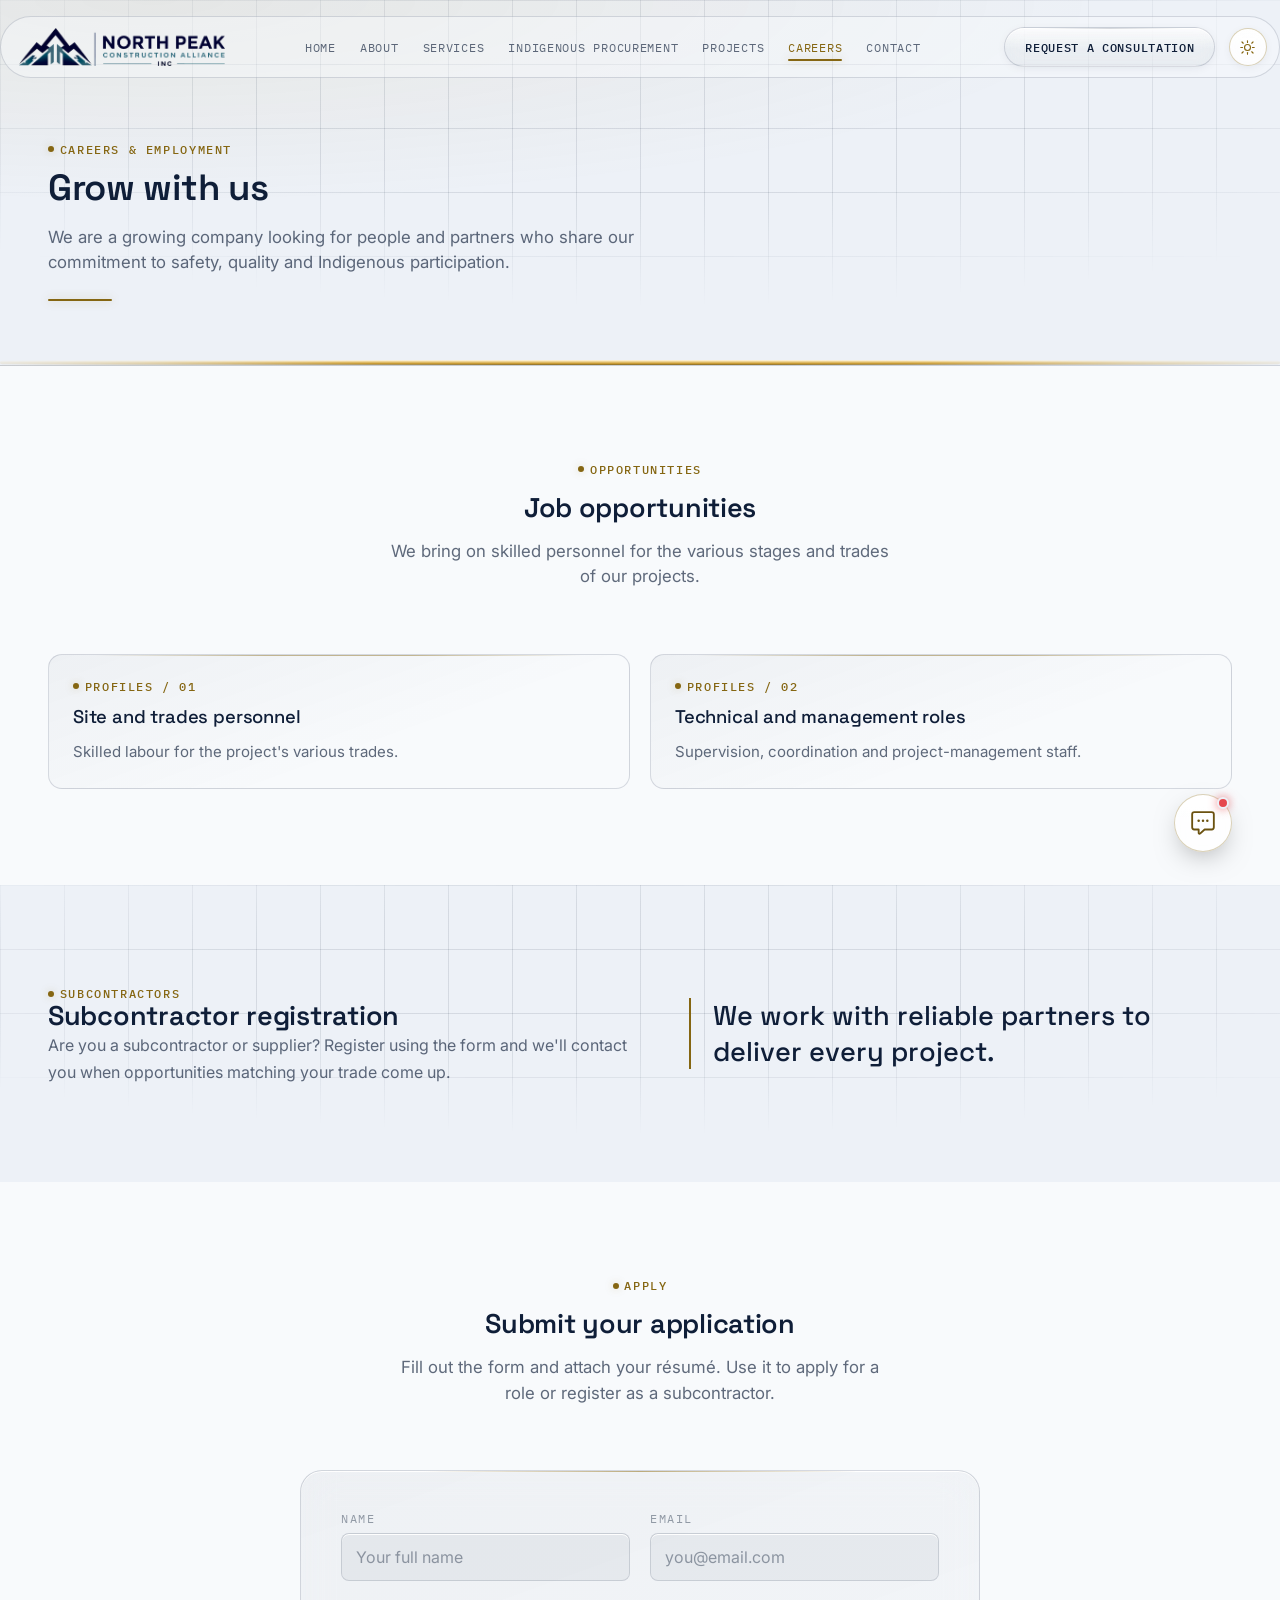
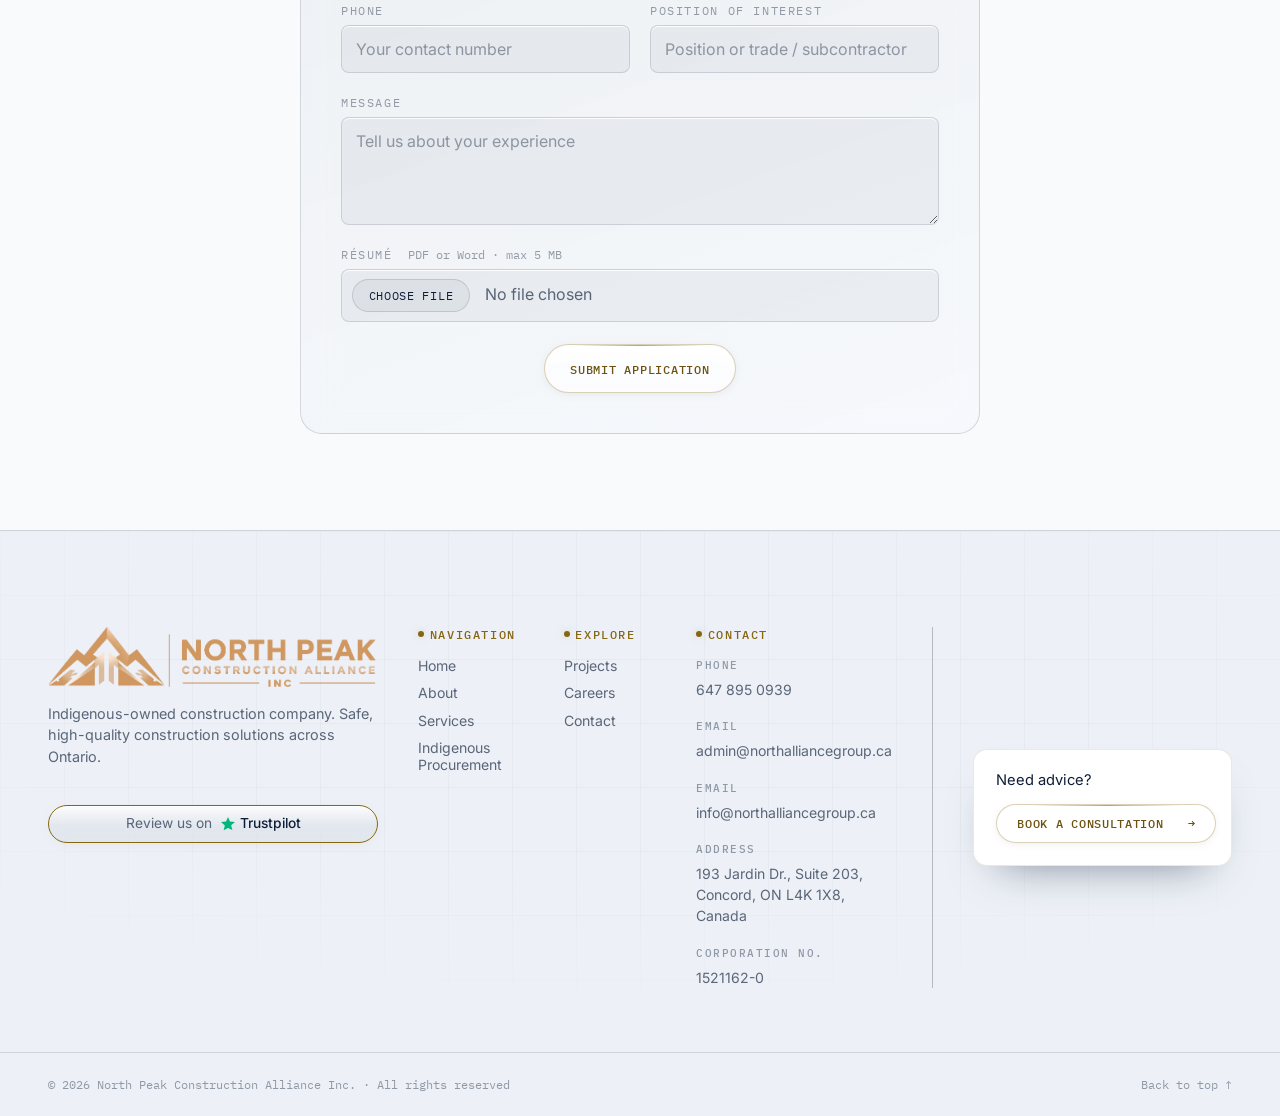
<file: careers/index.html>
<!DOCTYPE html>
<html lang="en">
<head>
<meta charset="UTF-8">
<!-- ═══════════════════════════════════════════════════════════
     TRANSICIONES ENTRE PÁGINAS (View Transitions API)
     Activa el fundido nativo del navegador al navegar entre páginas.
     Elimina el parpadeo blanco que aparecía en cada clic.
     Es una API NATIVA: sin librerías, sin peso añadido. Los navegadores
     que no la soportan simplemente navegan como siempre — no se rompe
     nada. La animación en sí se define en layout.css.
═══════════════════════════════════════════════════════════ -->
<meta name="view-transition" content="same-origin">
<!-- Aplica el tema guardado ANTES de que se pinte la página, para
     evitar un parpadeo (flash) del tema por defecto al cargar. -->
<script>
(function () {
  try {
    var saved = localStorage.getItem('etexca-theme');
    document.documentElement.setAttribute('data-theme', saved === 'dark' ? 'dark' : 'light');
  } catch (e) {
    document.documentElement.setAttribute('data-theme', 'dark');
  }
})();
</script>
<meta name="viewport" content="width=device-width, initial-scale=1.0">
<title>Careers & Employment — North Peak Construction Alliance</title>
<meta name="description" content="Job opportunities and subcontractor registration at North Peak Construction Alliance Inc. Submit your application and résumé.">

<!-- ASUNCIÓN: dominio placeholder — reemplazar cuando exista el dominio real -->
<link rel="canonical" href="https://northalliancegroup.ca/careers">

<!-- Open Graph / redes sociales -->
<meta property="og:type" content="website">
<meta property="og:url" content="https://northalliancegroup.ca/careers">
<meta property="og:site_name" content="North Peak Construction Alliance">
<meta property="og:title" content="Careers & Employment — North Peak Construction Alliance">
<meta property="og:description" content="Job opportunities and subcontractor registration at North Peak Construction Alliance Inc. Submit your application and résumé.">
<meta property="og:locale" content="en_CA">
<meta property="og:image" content="https://northalliancegroup.ca/images/og-image.jpg">
<meta property="og:image:width" content="1200">
<meta property="og:image:height" content="630">
<meta property="og:image:alt" content="North Peak Construction Alliance Inc. — Indigenous-owned construction, Ontario-wide">

<meta name="twitter:card" content="summary_large_image">
<meta name="twitter:title" content="Careers & Employment — North Peak Construction Alliance">
<meta name="twitter:image" content="https://northalliancegroup.ca/images/og-image.jpg">
<meta name="twitter:description" content="Job opportunities and subcontractor registration at North Peak Construction Alliance Inc. Submit your application and résumé.">

<meta name="robots" content="index, follow, max-image-preview:large, max-snippet:-1, max-video-preview:-1">
<meta name="theme-color" content="#EDF1F7" media="(prefers-color-scheme: light)">
<meta name="theme-color" content="#070C16" media="(prefers-color-scheme: dark)">
<link rel="icon" href="/favicon.svg" type="image/svg+xml">

<!-- Tipografías del sistema de diseño v2 (Space Grotesk / Inter / IBM Plex Mono) -->
<link rel="preconnect" href="https://fonts.googleapis.com">
<link rel="preconnect" href="https://fonts.gstatic.com" crossorigin>
<link href="https://fonts.googleapis.com/css2?family=Space+Grotesk:wght@500;600&family=Inter:wght@400;500;600&family=IBM+Plex+Mono:wght@400;500&display=swap" rel="stylesheet">

<link rel="stylesheet" href="/css/tokens.css?v=63">
<link rel="stylesheet" href="/css/style.css?v=63">
<link rel="stylesheet" href="/css/layout.css?v=63">
<link rel="stylesheet" href="/css/header.css?v=63">
<link rel="stylesheet" href="/css/components.css?v=63">
<link rel="stylesheet" href="/css/chatbot.css?v=4">

<!-- ═══ Google Search Console: pega tu código de verificación (método "etiqueta HTML") ═══ -->
<meta name="google-site-verification" content="xJvoHJ7ZN1tag7xE8sJ88pCRUm-I1h6pEgs8XWe0L8o">

<!-- ═══ Google Analytics (GA4): reemplaza G-XXXXXXXXXX por tu ID de medición real ═══ -->
<script async src="https://www.googletagmanager.com/gtag/js?id=G-XXXXXXXXXX"></script>
<script>
  window.dataLayer = window.dataLayer || [];
  function gtag(){dataLayer.push(arguments);}
  gtag('js', new Date());
  gtag('config', 'G-XXXXXXXXXX');
</script>

<!-- Datos estructurados (Schema.org) — así entiende Google qué es la
     empresa, dónde está y qué ofrece. Habilita resultados enriquecidos. -->
<script type="application/ld+json">
{
  "@context": "https://schema.org",
  "@graph": [
    {
      "@type": "BreadcrumbList",
      "@id": "https://northalliancegroup.ca/careers#breadcrumb",
      "itemListElement": [
        {
          "@type": "ListItem",
          "position": 1,
          "name": "Home",
          "item": "https://northalliancegroup.ca/"
        },
        {
          "@type": "ListItem",
          "position": 2,
          "name": "Careers",
          "item": "https://northalliancegroup.ca/careers"
        }
      ]
    },
    {
      "@type": "WebPage",
      "@id": "https://northalliancegroup.ca/careers#webpage",
      "url": "https://northalliancegroup.ca/careers",
      "name": "Careers & Employment — North Peak Construction Alliance",
      "description": "Job opportunities and subcontractor registration at North Peak Construction Alliance Inc. Submit your application and résumé.",
      "isPartOf": {
        "@id": "https://northalliancegroup.ca/#website"
      },
      "about": {
        "@id": "https://northalliancegroup.ca/#organization"
      },
      "inLanguage": "en-CA",
      "primaryImageOfPage": {
        "@type": "ImageObject",
        "url": "https://northalliancegroup.ca/images/og-image.jpg"
      },
      "breadcrumb": {
        "@id": "https://northalliancegroup.ca/careers#breadcrumb"
      }
    },
    {
      "@type": "Organization",
      "@id": "https://northalliancegroup.ca/#organization",
      "name": "North Peak Construction Alliance Inc.",
      "url": "https://northalliancegroup.ca/"
    }
  ]
}
</script>
</head>
<body>

<!-- ═══════════════════════════════════════════
     HEADER — BLOQUE COMPARTIDO (idéntico en las 7 páginas).
     aria-current="page" en el enlace "Carreras".
═══════════════════════════════════════════════ -->
<header class="site-header">
  <div class="container site-header__row">
    <a href="/" class="site-header__mark" aria-label="North Peak Construction Alliance — Home">
      <img class="site-header__logo site-header__logo--dark" src="/images/logo-horizontal.webp" alt="North Peak Construction Alliance Inc.">
      <img class="site-header__logo site-header__logo--light" src="/images/logo-horizontal-light.webp" alt="" aria-hidden="true">
      <img class="site-header__logo site-header__logo--mark" src="/images/logo-mark.webp" alt="" aria-hidden="true">
      <img class="site-header__logo site-header__logo--mark-light" src="/images/logo-mark-light.webp" alt="" aria-hidden="true">
    </a>
    <nav class="site-nav" id="site-nav">
      <a href="/">Home</a>
      <a href="/about">About</a>
      <a href="/services">Services</a>
      <a href="/indigenous-procurement">Indigenous Procurement</a>
      <a href="/projects">Projects</a>
      <a href="/careers" aria-current="page">Careers</a>
      <a href="/contact">Contact</a>
      <a href="/contact" class="site-nav__cta btn btn--ghost btn--sm">Request a consultation</a>
      <div class="site-nav__tools">
        <a class="wa-btn" href="https://wa.me/16478950939" target="_blank" rel="noopener" aria-label="WhatsApp">
          <svg viewBox="0 0 24 24" width="16" height="16" fill="currentColor" aria-hidden="true">
            <path d="M12.04 2C6.58 2 2.13 6.45 2.13 11.91c0 1.75.46 3.45 1.32 4.95L2 22l5.25-1.38a9.9 9.9 0 0 0 4.79 1.22h.01c5.46 0 9.91-4.45 9.91-9.91S17.5 2 12.04 2Zm0 18.02h-.01a8.2 8.2 0 0 1-4.19-1.15l-.3-.18-3.12.82.83-3.04-.2-.31a8.15 8.15 0 0 1-1.26-4.35c0-4.53 3.7-8.22 8.25-8.22 2.2 0 4.27.86 5.83 2.42a8.16 8.16 0 0 1 2.41 5.81c0 4.53-3.7 8.2-8.24 8.2Zm4.52-6.15c-.25-.13-1.47-.72-1.69-.8-.23-.09-.39-.13-.56.12-.16.25-.64.8-.78.97-.14.16-.29.18-.54.06-.25-.13-1.05-.39-1.99-1.23-.74-.65-1.23-1.46-1.38-1.71-.14-.25-.01-.38.11-.51.11-.11.25-.29.37-.43.13-.14.17-.25.25-.41.08-.16.04-.31-.02-.43-.06-.12-.56-1.35-.76-1.84-.2-.48-.4-.42-.56-.43h-.48c-.16 0-.43.06-.65.31-.22.25-.85.83-.85 2.03s.87 2.35.99 2.51c.12.16 1.71 2.61 4.15 3.66.58.25 1.03.4 1.38.51.58.19 1.11.16 1.53.1.47-.07 1.47-.6 1.68-1.18.21-.58.21-1.07.14-1.18-.06-.11-.22-.17-.47-.29Z"/>
          </svg>
          <span>WhatsApp</span>
        </a>
      <button type="button" class="theme-toggle theme-toggle--nav" id="theme-toggle-nav" aria-label="Toggle theme" aria-pressed="false" title="Toggle theme">
          <span class="theme-toggle__icon theme-toggle__icon--sun" aria-hidden="true">
            <svg viewBox="0 0 24 24" fill="none" stroke="currentColor" stroke-width="1.6" stroke-linecap="round">
              <circle cx="12" cy="12" r="4.2"></circle>
              <line x1="12" y1="2.5" x2="12" y2="5"></line>
              <line x1="12" y1="19" x2="12" y2="21.5"></line>
              <line x1="4.2" y1="4.2" x2="6" y2="6"></line>
              <line x1="18" y1="18" x2="19.8" y2="19.8"></line>
              <line x1="2.5" y1="12" x2="5" y2="12"></line>
              <line x1="19" y1="12" x2="21.5" y2="12"></line>
              <line x1="4.2" y1="19.8" x2="6" y2="18"></line>
              <line x1="18" y1="6" x2="19.8" y2="4.2"></line>
            </svg>
          </span>
          <span class="theme-toggle__icon theme-toggle__icon--moon" aria-hidden="true">
            <svg viewBox="0 0 24 24" fill="none" stroke="currentColor" stroke-width="1.6" stroke-linecap="round" stroke-linejoin="round">
              <path d="M20 14.5A8.5 8.5 0 1 1 9.5 4a7 7 0 0 0 10.5 10.5z"></path>
            </svg>
          </span>
        </button>
        </div>
    </nav>
    <div class="site-header__actions">
      <a href="/contact" class="btn btn--ghost btn--sm site-header__cta"><span class="btn__full">Request a consultation</span><span class="btn__short">Consultation</span></a>
      <button type="button" class="theme-toggle" id="theme-toggle" aria-label="Toggle theme" aria-pressed="false" title="Toggle theme">
        <span class="theme-toggle__icon theme-toggle__icon--sun" aria-hidden="true">
          <svg viewBox="0 0 24 24" fill="none" stroke="currentColor" stroke-width="1.6" stroke-linecap="round">
            <circle cx="12" cy="12" r="4.2"></circle>
            <line x1="12" y1="2.5" x2="12" y2="5"></line>
            <line x1="12" y1="19" x2="12" y2="21.5"></line>
            <line x1="4.2" y1="4.2" x2="6" y2="6"></line>
            <line x1="18" y1="18" x2="19.8" y2="19.8"></line>
            <line x1="2.5" y1="12" x2="5" y2="12"></line>
            <line x1="19" y1="12" x2="21.5" y2="12"></line>
            <line x1="4.2" y1="19.8" x2="6" y2="18"></line>
            <line x1="18" y1="6" x2="19.8" y2="4.2"></line>
          </svg>
        </span>
        <span class="theme-toggle__icon theme-toggle__icon--moon" aria-hidden="true">
          <svg viewBox="0 0 24 24" fill="none" stroke="currentColor" stroke-width="1.6" stroke-linecap="round" stroke-linejoin="round">
            <path d="M20 14.5A8.5 8.5 0 1 1 9.5 4a7 7 0 0 0 10.5 10.5z"></path>
          </svg>
        </span>
      </button>
    </div>
    <button class="site-header__toggle" id="nav-toggle" aria-label="Open menu" aria-expanded="false">
      <span></span><span></span><span></span>
    </button>
  </div>
</header>

<section class="page-hero grid-texture" id="carreras">
  <div class="container">
    <div class="page-hero__inner reveal">
      <span class="readout">Careers & employment</span>
      <h1>Grow with us</h1>
      <p class="lede">We are a growing company looking for people and partners who share our commitment to safety, quality and Indigenous participation.</p>
      <div class="page-hero__rule"></div>
    </div>
  </div>
</section>

<section class="section" id="oportunidades" style="background:var(--void-soft);">
  <div class="container">
    <div class="section-head reveal">
      <span class="readout">Opportunities</span>
      <h2>Job opportunities</h2>
      <p class="lede">We bring on skilled personnel for the various stages and trades of our projects.</p>
    </div>
    <div class="service-grid reveal-stagger">
      <article class="service-card reveal reveal-left" style="--i:0;"><span class="readout">Profiles / 01</span><h3>Site and trades personnel</h3><p>Skilled labour for the project's various trades.</p></article>
      <article class="service-card reveal reveal-right" style="--i:1;"><span class="readout">Profiles / 02</span><h3>Technical and management roles</h3><p>Supervision, coordination and project-management staff.</p></article>
    </div>
  </div>
</section>

<section class="section grid-texture" id="subcontratistas" style="background:var(--void);">
  <div class="container split split--reverse">
    <div class="reveal reveal-left">
      <p class="statement">We work with reliable partners to deliver every project.</p>
    </div>
    <div class="reveal reveal-right">
      <span class="readout">Subcontractors</span>
      <h2>Subcontractor registration</h2>
      <p>Are you a subcontractor or supplier? Register using the form and we'll contact you when opportunities matching your trade come up.</p>
    </div>
  </div>
</section>

<section class="section" id="aplicacion" style="background:var(--void-soft);">
  <div class="container">
    <div class="section-head reveal">
      <span class="readout">Apply</span>
      <h2>Submit your application</h2>
      <p class="lede">Fill out the form and attach your résumé. Use it to apply for a role or register as a subcontractor.</p>
    </div>
    <!-- ═══════════════════════════════════════════
         FORMULARIO DE CARRERAS — Web3Forms
         Envía a admin@northalliancegroup.ca sin servidor.

         El campo de CV está activo. Los adjuntos son función de pago en
         Web3Forms: si la cuenta es gratuita, el archivo no llegará al
         correo (el resto de datos sí). El JS lo detecta y avisa con un
         enlace de respaldo — sin ensuciar el formulario con instrucciones.
    ═══════════════════════════════════════════════ -->
    <form id="careersForm" action="https://api.web3forms.com/submit" method="POST"
          enctype="multipart/form-data"
          class="glass-panel reveal" style="max-width:680px; margin:0 auto;">

      <input type="hidden" name="access_key" value="50ceecdb-5b1e-432e-8954-225883a79ba4">
      <input type="hidden" name="subject" value="New job application — northalliancegroup.ca">
      <input type="hidden" name="from_name" value="North Peak Careers">
      <input type="checkbox" name="botcheck" class="hidden" style="display:none">

      <div class="form-grid">
      <div class="field"><label for="nombre">Name</label><input type="text" id="nombre" name="name" required placeholder="Your full name"></div>
      <div class="field"><label for="email">Email</label><input type="email" id="email" name="email" required placeholder="you@email.com"></div>
      <div class="field"><label for="telefono">Phone</label><input type="tel" id="telefono" name="phone" placeholder="Your contact number"></div>
      <div class="field"><label for="puesto">Position of interest</label><input type="text" id="puesto" name="position" placeholder="Position or trade / subcontractor"></div>
      <div class="field field--full"><label for="mensaje">Message</label><textarea id="mensaje" name="message" rows="4" placeholder="Tell us about your experience"></textarea></div>

      <div class="field field--full">
        <label for="cv">Résumé <span class="field__hint">PDF or Word · max 5 MB</span></label>
        <input type="file" id="cv" name="resume" accept=".pdf,.doc,.docx">
      </div>
      </div>

      <button type="submit" class="btn btn--primary" id="careersSubmit">Submit application</button>
      <p class="form-status" id="careersStatus" role="status" aria-live="polite"></p>
    </form>
  </div>
</section>

<!-- ═══════════════════════════════════════════
     FOOTER — BLOQUE COMPARTIDO (idéntico en las 7 páginas).
═══════════════════════════════════════════════ -->
<footer class="site-footer grid-texture">
  <div class="container site-footer__top">
    <div class="site-footer__brand">
      <a href="/" class="site-footer__mark" aria-label="North Peak Construction Alliance — Home">
        <img loading="lazy" decoding="async" class="site-footer__logo site-footer__logo--dark" src="/images/logo-footer-light.webp" alt="North Peak Construction Alliance Inc.">
        <img loading="lazy" decoding="async" class="site-footer__logo site-footer__logo--light" src="/images/logo-horizontal-light.webp" alt="" aria-hidden="true">
      </a>
      <p class="site-footer__tagline">Indigenous-owned construction company. Safe, high-quality construction solutions across Ontario.</p>
      <!-- Trustpilot Review Collector -->
      <a class="site-footer__trustpilot" href="https://www.trustpilot.com/review/northalliancegroup.ca?utm_medium=trustbox&amp;utm_source=TrustBoxReviewCollector" target="_blank" rel="noopener" aria-label="Review us on Trustpilot">
        <span class="site-footer__trustpilot-label">Review us on</span>
        <span class="site-footer__trustpilot-brand">
          <svg viewBox="0 0 24 24" width="16" height="16" aria-hidden="true" focusable="false"><path fill="#00B67A" d="M12 1.5l2.94 6.9 7.56.62-5.76 4.9 1.77 7.08L12 17.9l-6.51 3.6 1.77-7.08L1.5 9.02l7.56-.62L12 1.5z"/></svg>
          <span>Trustpilot</span>
        </span>
      </a>
    </div>

    <div class="site-footer__col">
      <span class="readout">Navigation</span>
      <nav class="site-footer__links">
        <a href="/">Home</a>
        <a href="/about">About</a>
        <a href="/services">Services</a>
        <a href="/indigenous-procurement">Indigenous Procurement</a>
      </nav>
    </div>

    <div class="site-footer__col">
      <span class="readout">Explore</span>
      <nav class="site-footer__links">
        <a href="/projects">Projects</a>
        <a href="/careers">Careers</a>
        <a href="/contact">Contact</a>
      </nav>
    </div>

    <div class="site-footer__col">
      <span class="readout">Contact</span>
      <ul class="site-footer__contact">
        <li><span class="meta-label">Phone</span><a href="tel:+16478950939" style="color:inherit; text-decoration:none;">647 895 0939</a></li>
        <li><span class="meta-label">Email</span><a href="mailto:admin@northalliancegroup.ca" style="color:inherit; text-decoration:none;">admin@northalliancegroup.ca</a></li>
        <li><span class="meta-label">Email</span><a href="mailto:info@northalliancegroup.ca" style="color:inherit; text-decoration:none;">info@northalliancegroup.ca</a></li>
        <li><span class="meta-label">Address</span>193 Jardin Dr., Suite 203, Concord, ON L4K 1X8, Canada</li>
        <li><span class="meta-label">Corporation No.</span>1521162-0</li>
      </ul>
    </div>

    <div class="site-footer__aside">
      <div class="site-footer__cta">
        <span class="site-footer__cta-text">Need advice?</span>
        <a href="/contact" class="btn btn--primary btn--sm">Book a consultation<span class="btn__arrow" aria-hidden="true">&#8594;</span></a>
      </div>
    </div>
  </div>

  <div class="container site-footer__bottom">
    <span>© <span id="year"></span> North Peak Construction Alliance Inc. · All rights reserved</span>
    <a href="#top" class="site-footer__top-link">Back to top ↑</a>
  </div>
</footer>

<script src="/js/main.js?v=22"></script>
<script src="/js/chatbot-kb.js?v=4"></script>
<script src="/js/chatbot.js?v=4"></script>

</body>
</html>
</file>
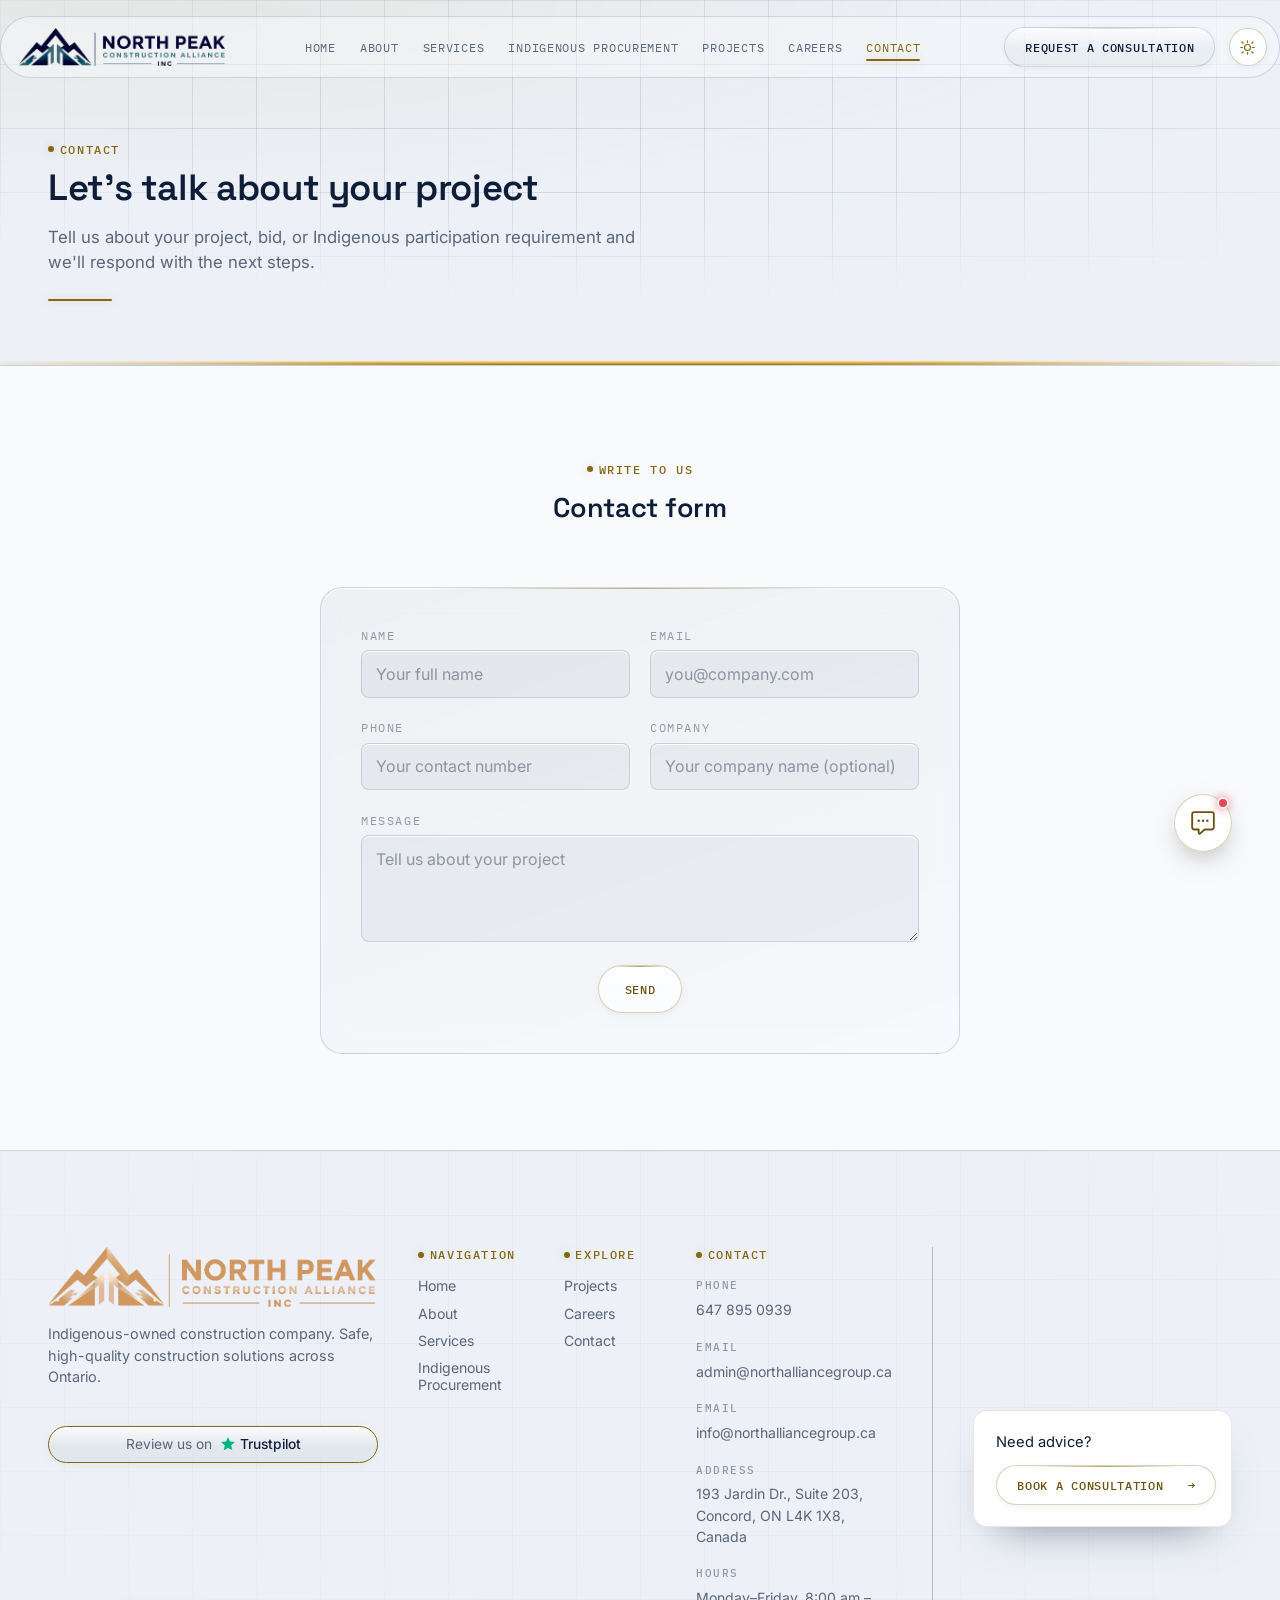
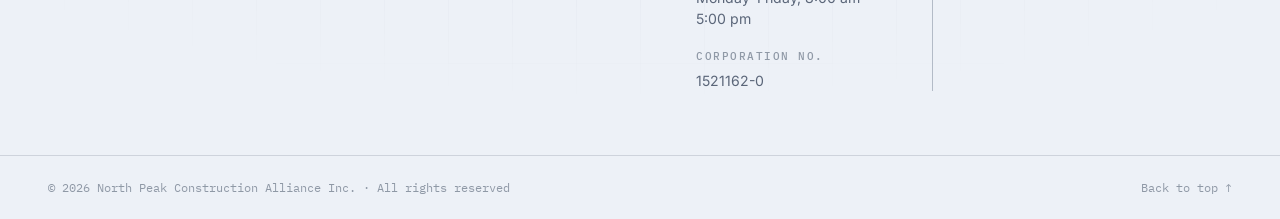
<file: contact/index.html>
<!DOCTYPE html>
<html lang="en">
<head>
<meta charset="UTF-8">
<!-- ═══════════════════════════════════════════════════════════
     TRANSICIONES ENTRE PÁGINAS (View Transitions API)
     Activa el fundido nativo del navegador al navegar entre páginas.
     Elimina el parpadeo blanco que aparecía en cada clic.
     Es una API NATIVA: sin librerías, sin peso añadido. Los navegadores
     que no la soportan simplemente navegan como siempre — no se rompe
     nada. La animación en sí se define en layout.css.
═══════════════════════════════════════════════════════════ -->
<meta name="view-transition" content="same-origin">
<!-- Aplica el tema guardado ANTES de que se pinte la página, para
     evitar un parpadeo (flash) del tema por defecto al cargar. -->
<script>
(function () {
  try {
    var saved = localStorage.getItem('etexca-theme');
    document.documentElement.setAttribute('data-theme', saved === 'dark' ? 'dark' : 'light');
  } catch (e) {
    document.documentElement.setAttribute('data-theme', 'dark');
  }
})();
</script>
<meta name="viewport" content="width=device-width, initial-scale=1.0">
<title>Contact — North Peak Construction Alliance</title>
<meta name="description" content="Contact North Peak Construction Alliance Inc. Phone 647 895 0939, Toronto, ON. Let's talk about your project or construction tender.">

<!-- ASUNCIÓN: dominio placeholder — reemplazar cuando exista el dominio real -->
<link rel="canonical" href="https://northalliancegroup.ca/contact">

<!-- Open Graph / redes sociales -->
<meta property="og:type" content="website">
<meta property="og:url" content="https://northalliancegroup.ca/contact">
<meta property="og:site_name" content="North Peak Construction Alliance">
<meta property="og:title" content="Contact — North Peak Construction Alliance">
<meta property="og:description" content="Contact North Peak Construction Alliance Inc. Phone 647 895 0939, Toronto, ON. Let's talk about your project or construction tender.">
<meta property="og:locale" content="en_CA">
<meta property="og:image" content="https://northalliancegroup.ca/images/og-image.jpg">
<meta property="og:image:width" content="1200">
<meta property="og:image:height" content="630">
<meta property="og:image:alt" content="North Peak Construction Alliance Inc. — Indigenous-owned construction, Ontario-wide">

<meta name="twitter:card" content="summary_large_image">
<meta name="twitter:title" content="Contact — North Peak Construction Alliance">
<meta name="twitter:image" content="https://northalliancegroup.ca/images/og-image.jpg">
<meta name="twitter:description" content="Contact North Peak Construction Alliance Inc. Phone 647 895 0939, Toronto, ON. Let's talk about your project or construction tender.">

<meta name="robots" content="index, follow, max-image-preview:large, max-snippet:-1, max-video-preview:-1">
<meta name="theme-color" content="#EDF1F7" media="(prefers-color-scheme: light)">
<meta name="theme-color" content="#070C16" media="(prefers-color-scheme: dark)">
<link rel="icon" href="/favicon.svg" type="image/svg+xml">

<!-- Tipografías del sistema de diseño v2 (Space Grotesk / Inter / IBM Plex Mono) -->
<link rel="preconnect" href="https://fonts.googleapis.com">
<link rel="preconnect" href="https://fonts.gstatic.com" crossorigin>
<link href="https://fonts.googleapis.com/css2?family=Space+Grotesk:wght@500;600&family=Inter:wght@400;500;600&family=IBM+Plex+Mono:wght@400;500&display=swap" rel="stylesheet">

<link rel="stylesheet" href="/css/tokens.css?v=63">
<link rel="stylesheet" href="/css/style.css?v=63">
<link rel="stylesheet" href="/css/layout.css?v=63">
<link rel="stylesheet" href="/css/header.css?v=63">
<link rel="stylesheet" href="/css/components.css?v=63">
<link rel="stylesheet" href="/css/chatbot.css?v=4">

<!-- ═══ Google Search Console: pega tu código de verificación (método "etiqueta HTML") ═══ -->
<meta name="google-site-verification" content="xJvoHJ7ZN1tag7xE8sJ88pCRUm-I1h6pEgs8XWe0L8o">

<!-- ═══ Google Analytics (GA4): reemplaza G-XXXXXXXXXX por tu ID de medición real ═══ -->
<script async src="https://www.googletagmanager.com/gtag/js?id=G-XXXXXXXXXX"></script>
<script>
  window.dataLayer = window.dataLayer || [];
  function gtag(){dataLayer.push(arguments);}
  gtag('js', new Date());
  gtag('config', 'G-XXXXXXXXXX');
</script>

<!-- Datos estructurados (Schema.org) — así entiende Google qué es la
     empresa, dónde está y qué ofrece. Habilita resultados enriquecidos. -->
<script type="application/ld+json">
{
  "@context": "https://schema.org",
  "@graph": [
    {
      "@type": "BreadcrumbList",
      "@id": "https://northalliancegroup.ca/contact#breadcrumb",
      "itemListElement": [
        {
          "@type": "ListItem",
          "position": 1,
          "name": "Home",
          "item": "https://northalliancegroup.ca/"
        },
        {
          "@type": "ListItem",
          "position": 2,
          "name": "Contact",
          "item": "https://northalliancegroup.ca/contact"
        }
      ]
    },
    {
      "@type": "ContactPage",
      "@id": "https://northalliancegroup.ca/contact#webpage",
      "url": "https://northalliancegroup.ca/contact",
      "name": "Contact — North Peak Construction Alliance",
      "description": "Contact North Peak Construction Alliance Inc. Phone 647 895 0939, Toronto, ON. Let's talk about your project or construction tender.",
      "isPartOf": {
        "@id": "https://northalliancegroup.ca/#website"
      },
      "about": {
        "@id": "https://northalliancegroup.ca/#organization"
      },
      "inLanguage": "en-CA",
      "primaryImageOfPage": {
        "@type": "ImageObject",
        "url": "https://northalliancegroup.ca/images/og-image.jpg"
      },
      "breadcrumb": {
        "@id": "https://northalliancegroup.ca/contact#breadcrumb"
      }
    },
    {
      "@type": "Organization",
      "@id": "https://northalliancegroup.ca/#organization",
      "name": "North Peak Construction Alliance Inc.",
      "url": "https://northalliancegroup.ca/"
    }
  ]
}
</script>
</head>
<body>

<!-- ═══════════════════════════════════════════
     HEADER — BLOQUE COMPARTIDO (idéntico en las 7 páginas).
     aria-current="page" en el enlace "Contacto".
═══════════════════════════════════════════════ -->
<header class="site-header">
  <div class="container site-header__row">
    <a href="/" class="site-header__mark" aria-label="North Peak Construction Alliance — Home">
      <img class="site-header__logo site-header__logo--dark" src="/images/logo-horizontal.webp" alt="North Peak Construction Alliance Inc.">
      <img class="site-header__logo site-header__logo--light" src="/images/logo-horizontal-light.webp" alt="" aria-hidden="true">
      <img class="site-header__logo site-header__logo--mark" src="/images/logo-mark.webp" alt="" aria-hidden="true">
      <img class="site-header__logo site-header__logo--mark-light" src="/images/logo-mark-light.webp" alt="" aria-hidden="true">
    </a>
    <nav class="site-nav" id="site-nav">
      <a href="/">Home</a>
      <a href="/about">About</a>
      <a href="/services">Services</a>
      <a href="/indigenous-procurement">Indigenous Procurement</a>
      <a href="/projects">Projects</a>
      <a href="/careers">Careers</a>
      <a href="/contact" aria-current="page">Contact</a>
      <a href="/contact" class="site-nav__cta btn btn--ghost btn--sm">Request a consultation</a>
      <div class="site-nav__tools">
        <a class="wa-btn" href="https://wa.me/16478950939" target="_blank" rel="noopener" aria-label="WhatsApp">
          <svg viewBox="0 0 24 24" width="16" height="16" fill="currentColor" aria-hidden="true">
            <path d="M12.04 2C6.58 2 2.13 6.45 2.13 11.91c0 1.75.46 3.45 1.32 4.95L2 22l5.25-1.38a9.9 9.9 0 0 0 4.79 1.22h.01c5.46 0 9.91-4.45 9.91-9.91S17.5 2 12.04 2Zm0 18.02h-.01a8.2 8.2 0 0 1-4.19-1.15l-.3-.18-3.12.82.83-3.04-.2-.31a8.15 8.15 0 0 1-1.26-4.35c0-4.53 3.7-8.22 8.25-8.22 2.2 0 4.27.86 5.83 2.42a8.16 8.16 0 0 1 2.41 5.81c0 4.53-3.7 8.2-8.24 8.2Zm4.52-6.15c-.25-.13-1.47-.72-1.69-.8-.23-.09-.39-.13-.56.12-.16.25-.64.8-.78.97-.14.16-.29.18-.54.06-.25-.13-1.05-.39-1.99-1.23-.74-.65-1.23-1.46-1.38-1.71-.14-.25-.01-.38.11-.51.11-.11.25-.29.37-.43.13-.14.17-.25.25-.41.08-.16.04-.31-.02-.43-.06-.12-.56-1.35-.76-1.84-.2-.48-.4-.42-.56-.43h-.48c-.16 0-.43.06-.65.31-.22.25-.85.83-.85 2.03s.87 2.35.99 2.51c.12.16 1.71 2.61 4.15 3.66.58.25 1.03.4 1.38.51.58.19 1.11.16 1.53.1.47-.07 1.47-.6 1.68-1.18.21-.58.21-1.07.14-1.18-.06-.11-.22-.17-.47-.29Z"/>
          </svg>
          <span>WhatsApp</span>
        </a>
      <button type="button" class="theme-toggle theme-toggle--nav" id="theme-toggle-nav" aria-label="Toggle theme" aria-pressed="false" title="Toggle theme">
          <span class="theme-toggle__icon theme-toggle__icon--sun" aria-hidden="true">
            <svg viewBox="0 0 24 24" fill="none" stroke="currentColor" stroke-width="1.6" stroke-linecap="round">
              <circle cx="12" cy="12" r="4.2"></circle>
              <line x1="12" y1="2.5" x2="12" y2="5"></line>
              <line x1="12" y1="19" x2="12" y2="21.5"></line>
              <line x1="4.2" y1="4.2" x2="6" y2="6"></line>
              <line x1="18" y1="18" x2="19.8" y2="19.8"></line>
              <line x1="2.5" y1="12" x2="5" y2="12"></line>
              <line x1="19" y1="12" x2="21.5" y2="12"></line>
              <line x1="4.2" y1="19.8" x2="6" y2="18"></line>
              <line x1="18" y1="6" x2="19.8" y2="4.2"></line>
            </svg>
          </span>
          <span class="theme-toggle__icon theme-toggle__icon--moon" aria-hidden="true">
            <svg viewBox="0 0 24 24" fill="none" stroke="currentColor" stroke-width="1.6" stroke-linecap="round" stroke-linejoin="round">
              <path d="M20 14.5A8.5 8.5 0 1 1 9.5 4a7 7 0 0 0 10.5 10.5z"></path>
            </svg>
          </span>
        </button>
        </div>
    </nav>
    <div class="site-header__actions">
      <a href="/contact" class="btn btn--ghost btn--sm site-header__cta"><span class="btn__full">Request a consultation</span><span class="btn__short">Consultation</span></a>
      <button type="button" class="theme-toggle" id="theme-toggle" aria-label="Toggle theme" aria-pressed="false" title="Toggle theme">
        <span class="theme-toggle__icon theme-toggle__icon--sun" aria-hidden="true">
          <svg viewBox="0 0 24 24" fill="none" stroke="currentColor" stroke-width="1.6" stroke-linecap="round">
            <circle cx="12" cy="12" r="4.2"></circle>
            <line x1="12" y1="2.5" x2="12" y2="5"></line>
            <line x1="12" y1="19" x2="12" y2="21.5"></line>
            <line x1="4.2" y1="4.2" x2="6" y2="6"></line>
            <line x1="18" y1="18" x2="19.8" y2="19.8"></line>
            <line x1="2.5" y1="12" x2="5" y2="12"></line>
            <line x1="19" y1="12" x2="21.5" y2="12"></line>
            <line x1="4.2" y1="19.8" x2="6" y2="18"></line>
            <line x1="18" y1="6" x2="19.8" y2="4.2"></line>
          </svg>
        </span>
        <span class="theme-toggle__icon theme-toggle__icon--moon" aria-hidden="true">
          <svg viewBox="0 0 24 24" fill="none" stroke="currentColor" stroke-width="1.6" stroke-linecap="round" stroke-linejoin="round">
            <path d="M20 14.5A8.5 8.5 0 1 1 9.5 4a7 7 0 0 0 10.5 10.5z"></path>
          </svg>
        </span>
      </button>
    </div>
    <button class="site-header__toggle" id="nav-toggle" aria-label="Open menu" aria-expanded="false">
      <span></span><span></span><span></span>
    </button>
  </div>
</header>

<section class="page-hero grid-texture" id="contacto">
  <div class="container">
    <div class="page-hero__inner reveal">
      <span class="readout">Contact</span>
      <h1>Let's talk about your project</h1>
      <p class="lede">Tell us about your project, bid, or Indigenous participation requirement and we'll respond with the next steps.</p>
      <div class="page-hero__rule"></div>
    </div>
  </div>
</section>

<section class="section" id="formulario-contacto" style="background:var(--void-soft);">
  <div class="container">
    <div class="section-head reveal">
      <span class="readout">Write to us</span>
      <h2>Contact form</h2>
    </div>
    <!-- ═══════════════════════════════════════════
         FORMULARIO DE CONTACTO — Web3Forms
         Envía directo a admin@northalliancegroup.ca sin servidor.
         La access_key NO es secreta: Web3Forms la publica en su propia
         documentación y puede ir en el HTML sin riesgo.
         Clave de Web3Forms ya instalada. Envía a admin@northalliancegroup.ca.
    ═══════════════════════════════════════════════ -->
    <form id="contactForm" action="https://api.web3forms.com/submit" method="POST"
          class="glass-panel reveal" style="max-width:640px; margin:0 auto;">

      <input type="hidden" name="access_key" value="50ceecdb-5b1e-432e-8954-225883a79ba4">
      <input type="hidden" name="subject" value="New contact enquiry — northalliancegroup.ca">
      <input type="hidden" name="from_name" value="North Peak Website">
      <!-- Trampa antispam: los bots la rellenan, las personas no la ven -->
      <input type="checkbox" name="botcheck" class="hidden" style="display:none">

      <div class="form-grid">
      <div class="field"><label for="nombre">Name</label><input type="text" id="nombre" name="name" required placeholder="Your full name"></div>
      <div class="field"><label for="email">Email</label><input type="email" id="email" name="email" required placeholder="you@company.com"></div>
      <div class="field"><label for="telefono">Phone</label><input type="tel" id="telefono" name="phone" placeholder="Your contact number"></div>
      <div class="field"><label for="empresa">Company</label><input type="text" id="empresa" name="company" placeholder="Your company name (optional)"></div>
      <div class="field field--full"><label for="mensaje">Message</label><textarea id="mensaje" name="message" rows="4" required placeholder="Tell us about your project"></textarea></div>
      </div>

      <button type="submit" class="btn btn--primary" id="contactSubmit">Send</button>
      <p class="form-status" id="contactStatus" role="status" aria-live="polite"></p>
    </form>
  </div>
</section>

<!-- ═══════════════════════════════════════════
     FOOTER — BLOQUE COMPARTIDO (idéntico en las 7 páginas).
═══════════════════════════════════════════════ -->
<footer class="site-footer grid-texture">
  <div class="container site-footer__top">
    <div class="site-footer__brand">
      <a href="/" class="site-footer__mark" aria-label="North Peak Construction Alliance — Home">
        <img loading="lazy" decoding="async" class="site-footer__logo site-footer__logo--dark" src="/images/logo-footer-light.webp" alt="North Peak Construction Alliance Inc.">
        <img loading="lazy" decoding="async" class="site-footer__logo site-footer__logo--light" src="/images/logo-horizontal-light.webp" alt="" aria-hidden="true">
      </a>
      <p class="site-footer__tagline">Indigenous-owned construction company. Safe, high-quality construction solutions across Ontario.</p>
      <!-- Trustpilot Review Collector -->
      <a class="site-footer__trustpilot" href="https://www.trustpilot.com/review/northalliancegroup.ca?utm_medium=trustbox&amp;utm_source=TrustBoxReviewCollector" target="_blank" rel="noopener" aria-label="Review us on Trustpilot">
        <span class="site-footer__trustpilot-label">Review us on</span>
        <span class="site-footer__trustpilot-brand">
          <svg viewBox="0 0 24 24" width="16" height="16" aria-hidden="true" focusable="false"><path fill="#00B67A" d="M12 1.5l2.94 6.9 7.56.62-5.76 4.9 1.77 7.08L12 17.9l-6.51 3.6 1.77-7.08L1.5 9.02l7.56-.62L12 1.5z"/></svg>
          <span>Trustpilot</span>
        </span>
      </a>
    </div>

    <div class="site-footer__col">
      <span class="readout">Navigation</span>
      <nav class="site-footer__links">
        <a href="/">Home</a>
        <a href="/about">About</a>
        <a href="/services">Services</a>
        <a href="/indigenous-procurement">Indigenous Procurement</a>
      </nav>
    </div>

    <div class="site-footer__col">
      <span class="readout">Explore</span>
      <nav class="site-footer__links">
        <a href="/projects">Projects</a>
        <a href="/careers">Careers</a>
        <a href="/contact">Contact</a>
      </nav>
    </div>

    <div class="site-footer__col">
      <span class="readout">Contact</span>
      <ul class="site-footer__contact">
        <li><span class="meta-label">Phone</span><a href="tel:+16478950939" style="color:inherit; text-decoration:none;">647 895 0939</a></li>
        <li><span class="meta-label">Email</span><a href="mailto:admin@northalliancegroup.ca" style="color:inherit; text-decoration:none;">admin@northalliancegroup.ca</a></li>
        <li><span class="meta-label">Email</span><a href="mailto:info@northalliancegroup.ca" style="color:inherit; text-decoration:none;">info@northalliancegroup.ca</a></li>
        <li><span class="meta-label">Address</span>193 Jardin Dr., Suite 203, Concord, ON L4K 1X8, Canada</li>
        <li><span class="meta-label">Hours</span>Monday&ndash;Friday, 8:00 am &ndash; 5:00 pm</li>
        <li><span class="meta-label">Corporation No.</span>1521162-0</li>
      </ul>
    </div>

    <div class="site-footer__aside">
      <div class="site-footer__cta">
        <span class="site-footer__cta-text">Need advice?</span>
        <a href="/contact" class="btn btn--primary btn--sm">Book a consultation<span class="btn__arrow" aria-hidden="true">&#8594;</span></a>
      </div>
    </div>
  </div>

  <div class="container site-footer__bottom">
    <span>© <span id="year"></span> North Peak Construction Alliance Inc. · All rights reserved</span>
    <a href="#top" class="site-footer__top-link">Back to top ↑</a>
  </div>
</footer>

<script src="/js/main.js?v=22"></script>
<script src="/js/chatbot-kb.js?v=4"></script>
<script src="/js/chatbot.js?v=4"></script>

</body>
</html>
</file>
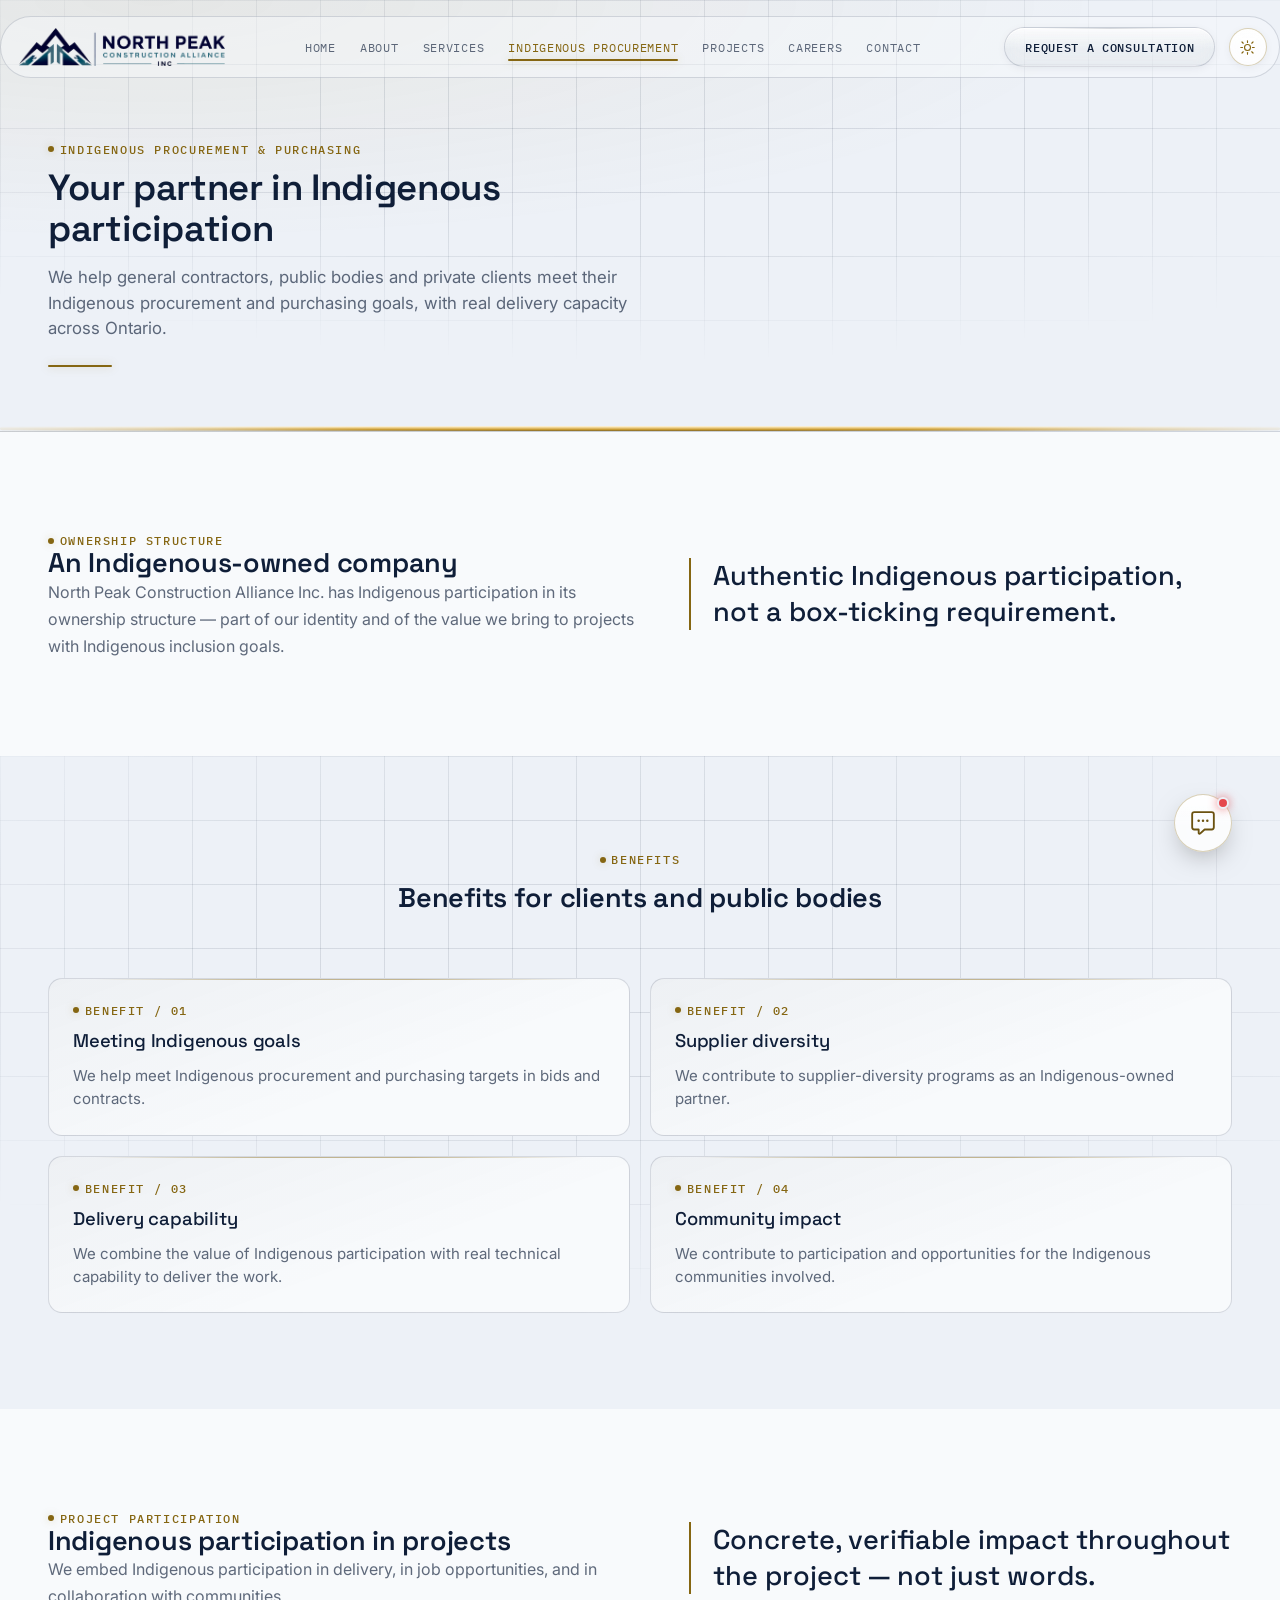
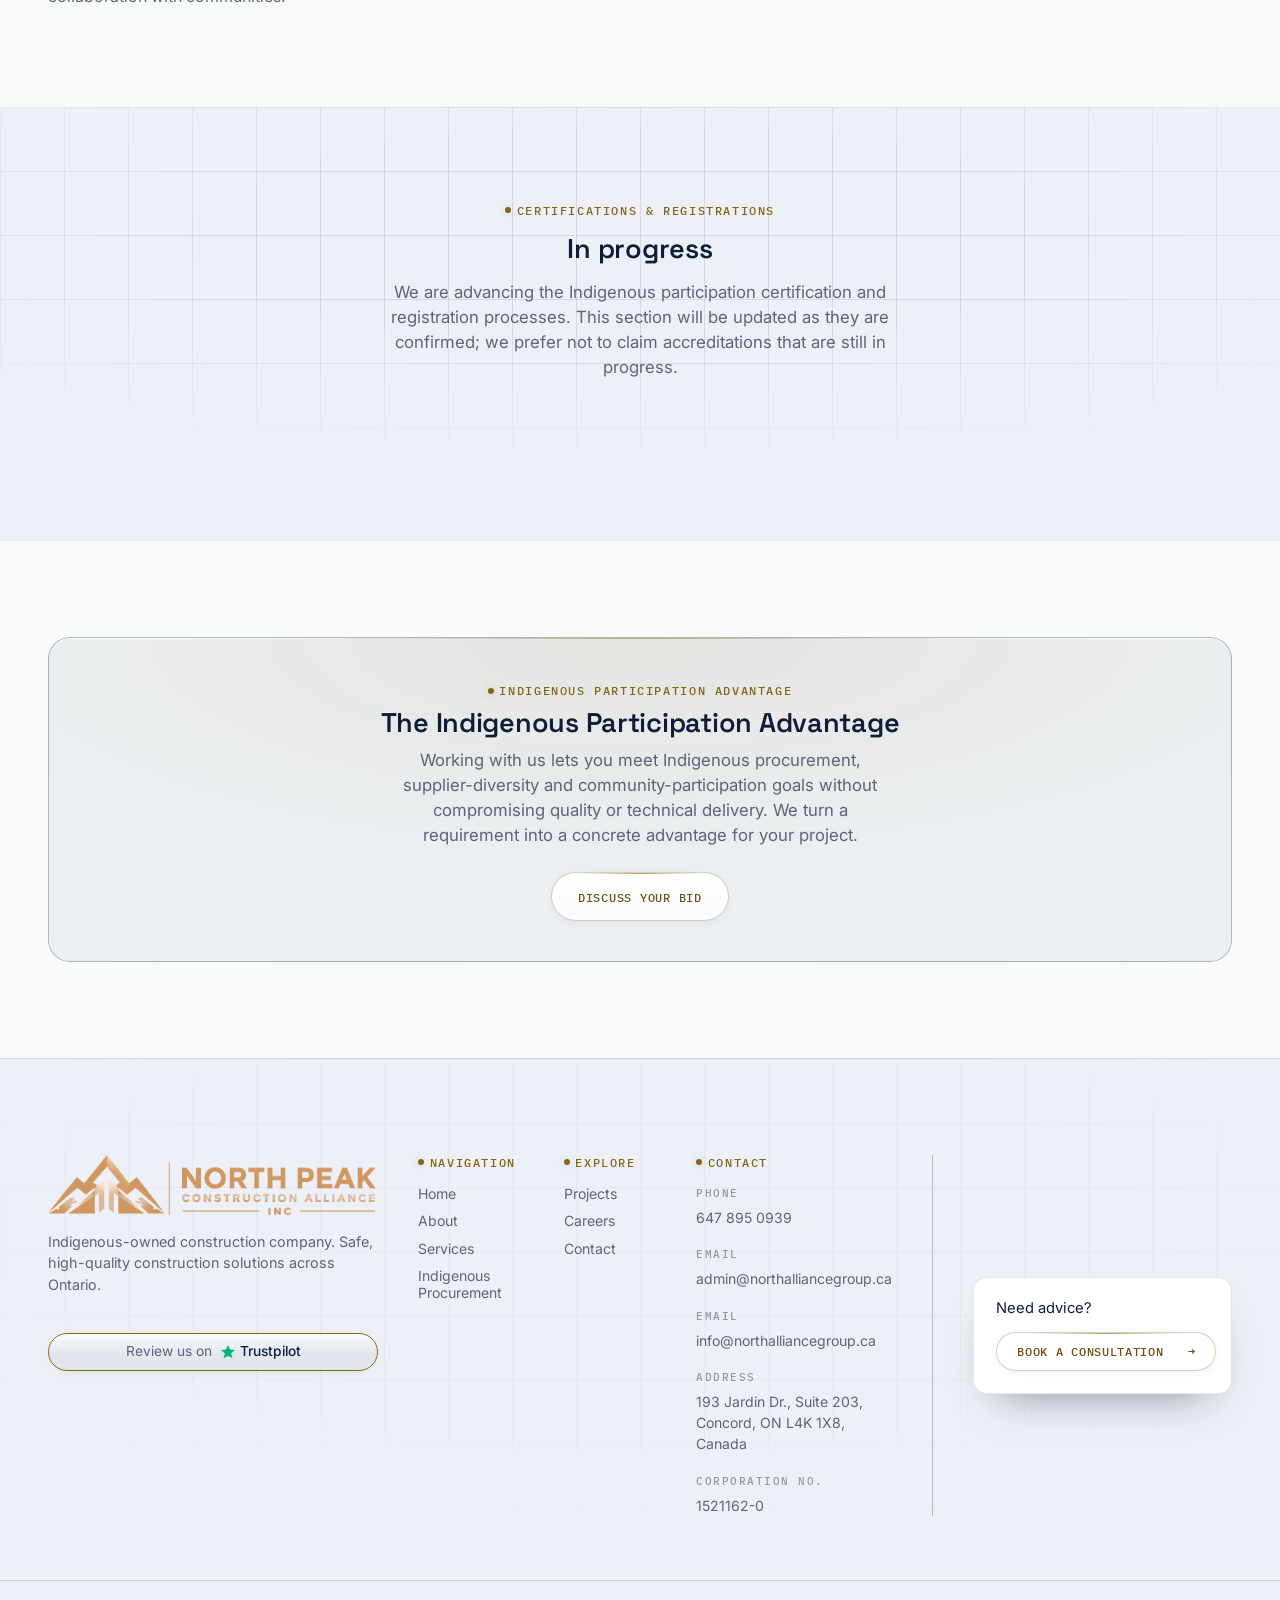
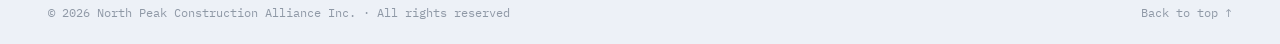
<file: indigenous-procurement/index.html>
<!DOCTYPE html>
<html lang="en">
<head>
<meta charset="UTF-8">
<!-- ═══════════════════════════════════════════════════════════
     TRANSICIONES ENTRE PÁGINAS (View Transitions API)
     Activa el fundido nativo del navegador al navegar entre páginas.
     Elimina el parpadeo blanco que aparecía en cada clic.
     Es una API NATIVA: sin librerías, sin peso añadido. Los navegadores
     que no la soportan simplemente navegan como siempre — no se rompe
     nada. La animación en sí se define en layout.css.
═══════════════════════════════════════════════════════════ -->
<meta name="view-transition" content="same-origin">
<!-- Aplica el tema guardado ANTES de que se pinte la página, para
     evitar un parpadeo (flash) del tema por defecto al cargar. -->
<script>
(function () {
  try {
    var saved = localStorage.getItem('etexca-theme');
    document.documentElement.setAttribute('data-theme', saved === 'dark' ? 'dark' : 'light');
  } catch (e) {
    document.documentElement.setAttribute('data-theme', 'dark');
  }
})();
</script>
<meta name="viewport" content="width=device-width, initial-scale=1.0">
<title>Indigenous Procurement & Purchasing — North Peak Construction Alliance</title>
<meta name="description" content="We help public bodies and private clients meet Indigenous procurement and purchasing goals in construction, across Ontario.">

<!-- ASUNCIÓN: dominio placeholder — reemplazar cuando exista el dominio real -->
<link rel="canonical" href="https://northalliancegroup.ca/indigenous-procurement">

<!-- Open Graph / redes sociales -->
<meta property="og:type" content="website">
<meta property="og:url" content="https://northalliancegroup.ca/indigenous-procurement">
<meta property="og:site_name" content="North Peak Construction Alliance">
<meta property="og:title" content="Indigenous Procurement & Purchasing — North Peak Construction Alliance">
<meta property="og:description" content="We help public bodies and private clients meet Indigenous procurement and purchasing goals in construction, across Ontario.">
<meta property="og:locale" content="en_CA">
<meta property="og:image" content="https://northalliancegroup.ca/images/og-image.jpg">
<meta property="og:image:width" content="1200">
<meta property="og:image:height" content="630">
<meta property="og:image:alt" content="North Peak Construction Alliance Inc. — Indigenous-owned construction, Ontario-wide">

<meta name="twitter:card" content="summary_large_image">
<meta name="twitter:title" content="Indigenous Procurement & Purchasing — North Peak Construction Alliance">
<meta name="twitter:image" content="https://northalliancegroup.ca/images/og-image.jpg">
<meta name="twitter:description" content="We help public bodies and private clients meet Indigenous procurement and purchasing goals in construction, across Ontario.">

<meta name="robots" content="index, follow, max-image-preview:large, max-snippet:-1, max-video-preview:-1">
<meta name="theme-color" content="#EDF1F7" media="(prefers-color-scheme: light)">
<meta name="theme-color" content="#070C16" media="(prefers-color-scheme: dark)">
<link rel="icon" href="/favicon.svg" type="image/svg+xml">

<!-- Tipografías del sistema de diseño v2 (Space Grotesk / Inter / IBM Plex Mono) -->
<link rel="preconnect" href="https://fonts.googleapis.com">
<link rel="preconnect" href="https://fonts.gstatic.com" crossorigin>
<link href="https://fonts.googleapis.com/css2?family=Space+Grotesk:wght@500;600&family=Inter:wght@400;500;600&family=IBM+Plex+Mono:wght@400;500&display=swap" rel="stylesheet">

<link rel="stylesheet" href="/css/tokens.css?v=63">
<link rel="stylesheet" href="/css/style.css?v=63">
<link rel="stylesheet" href="/css/layout.css?v=63">
<link rel="stylesheet" href="/css/header.css?v=63">
<link rel="stylesheet" href="/css/components.css?v=63">
<link rel="stylesheet" href="/css/chatbot.css?v=4">

<!-- ═══ Google Search Console: pega tu código de verificación (método "etiqueta HTML") ═══ -->
<meta name="google-site-verification" content="xJvoHJ7ZN1tag7xE8sJ88pCRUm-I1h6pEgs8XWe0L8o">

<!-- ═══ Google Analytics (GA4): reemplaza G-XXXXXXXXXX por tu ID de medición real ═══ -->
<script async src="https://www.googletagmanager.com/gtag/js?id=G-XXXXXXXXXX"></script>
<script>
  window.dataLayer = window.dataLayer || [];
  function gtag(){dataLayer.push(arguments);}
  gtag('js', new Date());
  gtag('config', 'G-XXXXXXXXXX');
</script>

<!-- Datos estructurados (Schema.org) — así entiende Google qué es la
     empresa, dónde está y qué ofrece. Habilita resultados enriquecidos. -->
<script type="application/ld+json">
{
  "@context": "https://schema.org",
  "@graph": [
    {
      "@type": "BreadcrumbList",
      "@id": "https://northalliancegroup.ca/indigenous-procurement#breadcrumb",
      "itemListElement": [
        {
          "@type": "ListItem",
          "position": 1,
          "name": "Home",
          "item": "https://northalliancegroup.ca/"
        },
        {
          "@type": "ListItem",
          "position": 2,
          "name": "Indigenous Procurement",
          "item": "https://northalliancegroup.ca/indigenous-procurement"
        }
      ]
    },
    {
      "@type": "WebPage",
      "@id": "https://northalliancegroup.ca/indigenous-procurement#webpage",
      "url": "https://northalliancegroup.ca/indigenous-procurement",
      "name": "Indigenous Procurement & Purchasing — North Peak Construction Alliance",
      "description": "We help public bodies and private clients meet Indigenous procurement and purchasing goals in construction, across Ontario.",
      "isPartOf": {
        "@id": "https://northalliancegroup.ca/#website"
      },
      "about": {
        "@id": "https://northalliancegroup.ca/#organization"
      },
      "inLanguage": "en-CA",
      "primaryImageOfPage": {
        "@type": "ImageObject",
        "url": "https://northalliancegroup.ca/images/og-image.jpg"
      },
      "breadcrumb": {
        "@id": "https://northalliancegroup.ca/indigenous-procurement#breadcrumb"
      }
    },
    {
      "@type": "Organization",
      "@id": "https://northalliancegroup.ca/#organization",
      "name": "North Peak Construction Alliance Inc.",
      "url": "https://northalliancegroup.ca/"
    }
  ]
}
</script>
</head>
<body>

<!-- ═══════════════════════════════════════════
     HEADER — BLOQUE COMPARTIDO (idéntico en las 7 páginas).
     aria-current="page" en el enlace "Contratación Indígena".
═══════════════════════════════════════════════ -->
<header class="site-header">
  <div class="container site-header__row">
    <a href="/" class="site-header__mark" aria-label="North Peak Construction Alliance — Home">
      <img class="site-header__logo site-header__logo--dark" src="/images/logo-horizontal.webp" alt="North Peak Construction Alliance Inc.">
      <img class="site-header__logo site-header__logo--light" src="/images/logo-horizontal-light.webp" alt="" aria-hidden="true">
      <img class="site-header__logo site-header__logo--mark" src="/images/logo-mark.webp" alt="" aria-hidden="true">
      <img class="site-header__logo site-header__logo--mark-light" src="/images/logo-mark-light.webp" alt="" aria-hidden="true">
    </a>
    <nav class="site-nav" id="site-nav">
      <a href="/">Home</a>
      <a href="/about">About</a>
      <a href="/services">Services</a>
      <a href="/indigenous-procurement" aria-current="page">Indigenous Procurement</a>
      <a href="/projects">Projects</a>
      <a href="/careers">Careers</a>
      <a href="/contact">Contact</a>
      <a href="/contact" class="site-nav__cta btn btn--ghost btn--sm">Request a consultation</a>
      <div class="site-nav__tools">
        <a class="wa-btn" href="https://wa.me/16478950939" target="_blank" rel="noopener" aria-label="WhatsApp">
          <svg viewBox="0 0 24 24" width="16" height="16" fill="currentColor" aria-hidden="true">
            <path d="M12.04 2C6.58 2 2.13 6.45 2.13 11.91c0 1.75.46 3.45 1.32 4.95L2 22l5.25-1.38a9.9 9.9 0 0 0 4.79 1.22h.01c5.46 0 9.91-4.45 9.91-9.91S17.5 2 12.04 2Zm0 18.02h-.01a8.2 8.2 0 0 1-4.19-1.15l-.3-.18-3.12.82.83-3.04-.2-.31a8.15 8.15 0 0 1-1.26-4.35c0-4.53 3.7-8.22 8.25-8.22 2.2 0 4.27.86 5.83 2.42a8.16 8.16 0 0 1 2.41 5.81c0 4.53-3.7 8.2-8.24 8.2Zm4.52-6.15c-.25-.13-1.47-.72-1.69-.8-.23-.09-.39-.13-.56.12-.16.25-.64.8-.78.97-.14.16-.29.18-.54.06-.25-.13-1.05-.39-1.99-1.23-.74-.65-1.23-1.46-1.38-1.71-.14-.25-.01-.38.11-.51.11-.11.25-.29.37-.43.13-.14.17-.25.25-.41.08-.16.04-.31-.02-.43-.06-.12-.56-1.35-.76-1.84-.2-.48-.4-.42-.56-.43h-.48c-.16 0-.43.06-.65.31-.22.25-.85.83-.85 2.03s.87 2.35.99 2.51c.12.16 1.71 2.61 4.15 3.66.58.25 1.03.4 1.38.51.58.19 1.11.16 1.53.1.47-.07 1.47-.6 1.68-1.18.21-.58.21-1.07.14-1.18-.06-.11-.22-.17-.47-.29Z"/>
          </svg>
          <span>WhatsApp</span>
        </a>
      <button type="button" class="theme-toggle theme-toggle--nav" id="theme-toggle-nav" aria-label="Toggle theme" aria-pressed="false" title="Toggle theme">
          <span class="theme-toggle__icon theme-toggle__icon--sun" aria-hidden="true">
            <svg viewBox="0 0 24 24" fill="none" stroke="currentColor" stroke-width="1.6" stroke-linecap="round">
              <circle cx="12" cy="12" r="4.2"></circle>
              <line x1="12" y1="2.5" x2="12" y2="5"></line>
              <line x1="12" y1="19" x2="12" y2="21.5"></line>
              <line x1="4.2" y1="4.2" x2="6" y2="6"></line>
              <line x1="18" y1="18" x2="19.8" y2="19.8"></line>
              <line x1="2.5" y1="12" x2="5" y2="12"></line>
              <line x1="19" y1="12" x2="21.5" y2="12"></line>
              <line x1="4.2" y1="19.8" x2="6" y2="18"></line>
              <line x1="18" y1="6" x2="19.8" y2="4.2"></line>
            </svg>
          </span>
          <span class="theme-toggle__icon theme-toggle__icon--moon" aria-hidden="true">
            <svg viewBox="0 0 24 24" fill="none" stroke="currentColor" stroke-width="1.6" stroke-linecap="round" stroke-linejoin="round">
              <path d="M20 14.5A8.5 8.5 0 1 1 9.5 4a7 7 0 0 0 10.5 10.5z"></path>
            </svg>
          </span>
        </button>
        </div>
    </nav>
    <div class="site-header__actions">
      <a href="/contact" class="btn btn--ghost btn--sm site-header__cta"><span class="btn__full">Request a consultation</span><span class="btn__short">Consultation</span></a>
      <button type="button" class="theme-toggle" id="theme-toggle" aria-label="Toggle theme" aria-pressed="false" title="Toggle theme">
        <span class="theme-toggle__icon theme-toggle__icon--sun" aria-hidden="true">
          <svg viewBox="0 0 24 24" fill="none" stroke="currentColor" stroke-width="1.6" stroke-linecap="round">
            <circle cx="12" cy="12" r="4.2"></circle>
            <line x1="12" y1="2.5" x2="12" y2="5"></line>
            <line x1="12" y1="19" x2="12" y2="21.5"></line>
            <line x1="4.2" y1="4.2" x2="6" y2="6"></line>
            <line x1="18" y1="18" x2="19.8" y2="19.8"></line>
            <line x1="2.5" y1="12" x2="5" y2="12"></line>
            <line x1="19" y1="12" x2="21.5" y2="12"></line>
            <line x1="4.2" y1="19.8" x2="6" y2="18"></line>
            <line x1="18" y1="6" x2="19.8" y2="4.2"></line>
          </svg>
        </span>
        <span class="theme-toggle__icon theme-toggle__icon--moon" aria-hidden="true">
          <svg viewBox="0 0 24 24" fill="none" stroke="currentColor" stroke-width="1.6" stroke-linecap="round" stroke-linejoin="round">
            <path d="M20 14.5A8.5 8.5 0 1 1 9.5 4a7 7 0 0 0 10.5 10.5z"></path>
          </svg>
        </span>
      </button>
    </div>
    <button class="site-header__toggle" id="nav-toggle" aria-label="Open menu" aria-expanded="false">
      <span></span><span></span><span></span>
    </button>
  </div>
</header>

<section class="page-hero grid-texture" id="contratacion-indigena">
  <div class="container">
    <div class="page-hero__inner reveal">
      <span class="readout">Indigenous procurement & purchasing</span>
      <h1>Your partner in Indigenous participation</h1>
      <p class="lede">We help general contractors, public bodies and private clients meet their Indigenous procurement and purchasing goals, with real delivery capacity across Ontario.</p>
      <div class="page-hero__rule"></div>
    </div>
  </div>
</section>

<section class="section" id="propiedad-indigena" style="background:var(--void-soft);">
  <div class="container split">
    <div class="reveal reveal-left">
      <span class="readout">Ownership structure</span>
      <h2>An Indigenous-owned company</h2>
      <p>North Peak Construction Alliance Inc. has Indigenous participation in its ownership structure — part of our identity and of the value we bring to projects with Indigenous inclusion goals.</p>
    </div>
    <div class="reveal reveal-right">
      <p class="statement">Authentic Indigenous participation, not a box-ticking requirement.</p>
    </div>
  </div>
</section>

<section class="section grid-texture" id="beneficios" style="background:var(--void);">
  <div class="container">
    <div class="section-head reveal">
      <span class="readout">Benefits</span>
      <h2>Benefits for clients and public bodies</h2>
    </div>
    <div class="service-grid reveal-stagger">
      <article class="service-card reveal reveal-left" style="--i:0;"><span class="readout">Benefit / 01</span><h3>Meeting Indigenous goals</h3><p>We help meet Indigenous procurement and purchasing targets in bids and contracts.</p></article>
      <article class="service-card reveal reveal-right" style="--i:1;"><span class="readout">Benefit / 02</span><h3>Supplier diversity</h3><p>We contribute to supplier-diversity programs as an Indigenous-owned partner.</p></article>
      <article class="service-card reveal reveal-left" style="--i:2;"><span class="readout">Benefit / 03</span><h3>Delivery capability</h3><p>We combine the value of Indigenous participation with real technical capability to deliver the work.</p></article>
      <article class="service-card reveal reveal-right" style="--i:3;"><span class="readout">Benefit / 04</span><h3>Community impact</h3><p>We contribute to participation and opportunities for the Indigenous communities involved.</p></article>
    </div>
  </div>
</section>

<section class="section" id="participacion" style="background:var(--void-soft);">
  <div class="container split split--reverse">
    <div class="reveal reveal-left">
      <p class="statement">Concrete, verifiable impact throughout the project — not just words.</p>
    </div>
    <div class="reveal reveal-right">
      <span class="readout">Project participation</span>
      <h2>Indigenous participation in projects</h2>
      <p>We embed Indigenous participation in delivery, in job opportunities, and in collaboration with communities.</p>
    </div>
  </div>
</section>

<section class="section grid-texture" id="certificaciones" style="background:var(--void);">
  <div class="container">
    <div class="section-head reveal">
      <span class="readout">Certifications & registrations</span>
      <h2>In progress</h2>
      <p class="lede">We are advancing the Indigenous participation certification and registration processes. This section will be updated as they are confirmed; we prefer not to claim accreditations that are still in progress.</p>
    </div>
  </div>
</section>

<section class="section" id="ventaja-indigena" style="background:var(--void-soft);">
  <div class="container">
    <div class="cta-band reveal">
      <span class="readout">Indigenous participation advantage</span>
      <h2>The Indigenous Participation Advantage</h2>
      <p class="lede">Working with us lets you meet Indigenous procurement, supplier-diversity and community-participation goals without compromising quality or technical delivery. We turn a requirement into a concrete advantage for your project.</p>
      <div class="cta-band__actions"><a href="/contact" class="btn btn--primary"><span class="btn__full">Discuss your bid</span><span class="btn__short">Your bid</span></a></div>
    </div>
  </div>
</section>

<!-- ═══════════════════════════════════════════
     FOOTER — BLOQUE COMPARTIDO (idéntico en las 7 páginas).
═══════════════════════════════════════════════ -->
<footer class="site-footer grid-texture">
  <div class="container site-footer__top">
    <div class="site-footer__brand">
      <a href="/" class="site-footer__mark" aria-label="North Peak Construction Alliance — Home">
        <img loading="lazy" decoding="async" class="site-footer__logo site-footer__logo--dark" src="/images/logo-footer-light.webp" alt="North Peak Construction Alliance Inc.">
        <img loading="lazy" decoding="async" class="site-footer__logo site-footer__logo--light" src="/images/logo-horizontal-light.webp" alt="" aria-hidden="true">
      </a>
      <p class="site-footer__tagline">Indigenous-owned construction company. Safe, high-quality construction solutions across Ontario.</p>
      <!-- Trustpilot Review Collector -->
      <a class="site-footer__trustpilot" href="https://www.trustpilot.com/review/northalliancegroup.ca?utm_medium=trustbox&amp;utm_source=TrustBoxReviewCollector" target="_blank" rel="noopener" aria-label="Review us on Trustpilot">
        <span class="site-footer__trustpilot-label">Review us on</span>
        <span class="site-footer__trustpilot-brand">
          <svg viewBox="0 0 24 24" width="16" height="16" aria-hidden="true" focusable="false"><path fill="#00B67A" d="M12 1.5l2.94 6.9 7.56.62-5.76 4.9 1.77 7.08L12 17.9l-6.51 3.6 1.77-7.08L1.5 9.02l7.56-.62L12 1.5z"/></svg>
          <span>Trustpilot</span>
        </span>
      </a>
    </div>

    <div class="site-footer__col">
      <span class="readout">Navigation</span>
      <nav class="site-footer__links">
        <a href="/">Home</a>
        <a href="/about">About</a>
        <a href="/services">Services</a>
        <a href="/indigenous-procurement">Indigenous Procurement</a>
      </nav>
    </div>

    <div class="site-footer__col">
      <span class="readout">Explore</span>
      <nav class="site-footer__links">
        <a href="/projects">Projects</a>
        <a href="/careers">Careers</a>
        <a href="/contact">Contact</a>
      </nav>
    </div>

    <div class="site-footer__col">
      <span class="readout">Contact</span>
      <ul class="site-footer__contact">
        <li><span class="meta-label">Phone</span><a href="tel:+16478950939" style="color:inherit; text-decoration:none;">647 895 0939</a></li>
        <li><span class="meta-label">Email</span><a href="mailto:admin@northalliancegroup.ca" style="color:inherit; text-decoration:none;">admin@northalliancegroup.ca</a></li>
        <li><span class="meta-label">Email</span><a href="mailto:info@northalliancegroup.ca" style="color:inherit; text-decoration:none;">info@northalliancegroup.ca</a></li>
        <li><span class="meta-label">Address</span>193 Jardin Dr., Suite 203, Concord, ON L4K 1X8, Canada</li>
        <li><span class="meta-label">Corporation No.</span>1521162-0</li>
      </ul>
    </div>

    <div class="site-footer__aside">
      <div class="site-footer__cta">
        <span class="site-footer__cta-text">Need advice?</span>
        <a href="/contact" class="btn btn--primary btn--sm">Book a consultation<span class="btn__arrow" aria-hidden="true">&#8594;</span></a>
      </div>
    </div>
  </div>

  <div class="container site-footer__bottom">
    <span>© <span id="year"></span> North Peak Construction Alliance Inc. · All rights reserved</span>
    <a href="#top" class="site-footer__top-link">Back to top ↑</a>
  </div>
</footer>

<script src="/js/main.js?v=22"></script>
<script src="/js/chatbot-kb.js?v=4"></script>
<script src="/js/chatbot.js?v=4"></script>

</body>
</html>
</file>
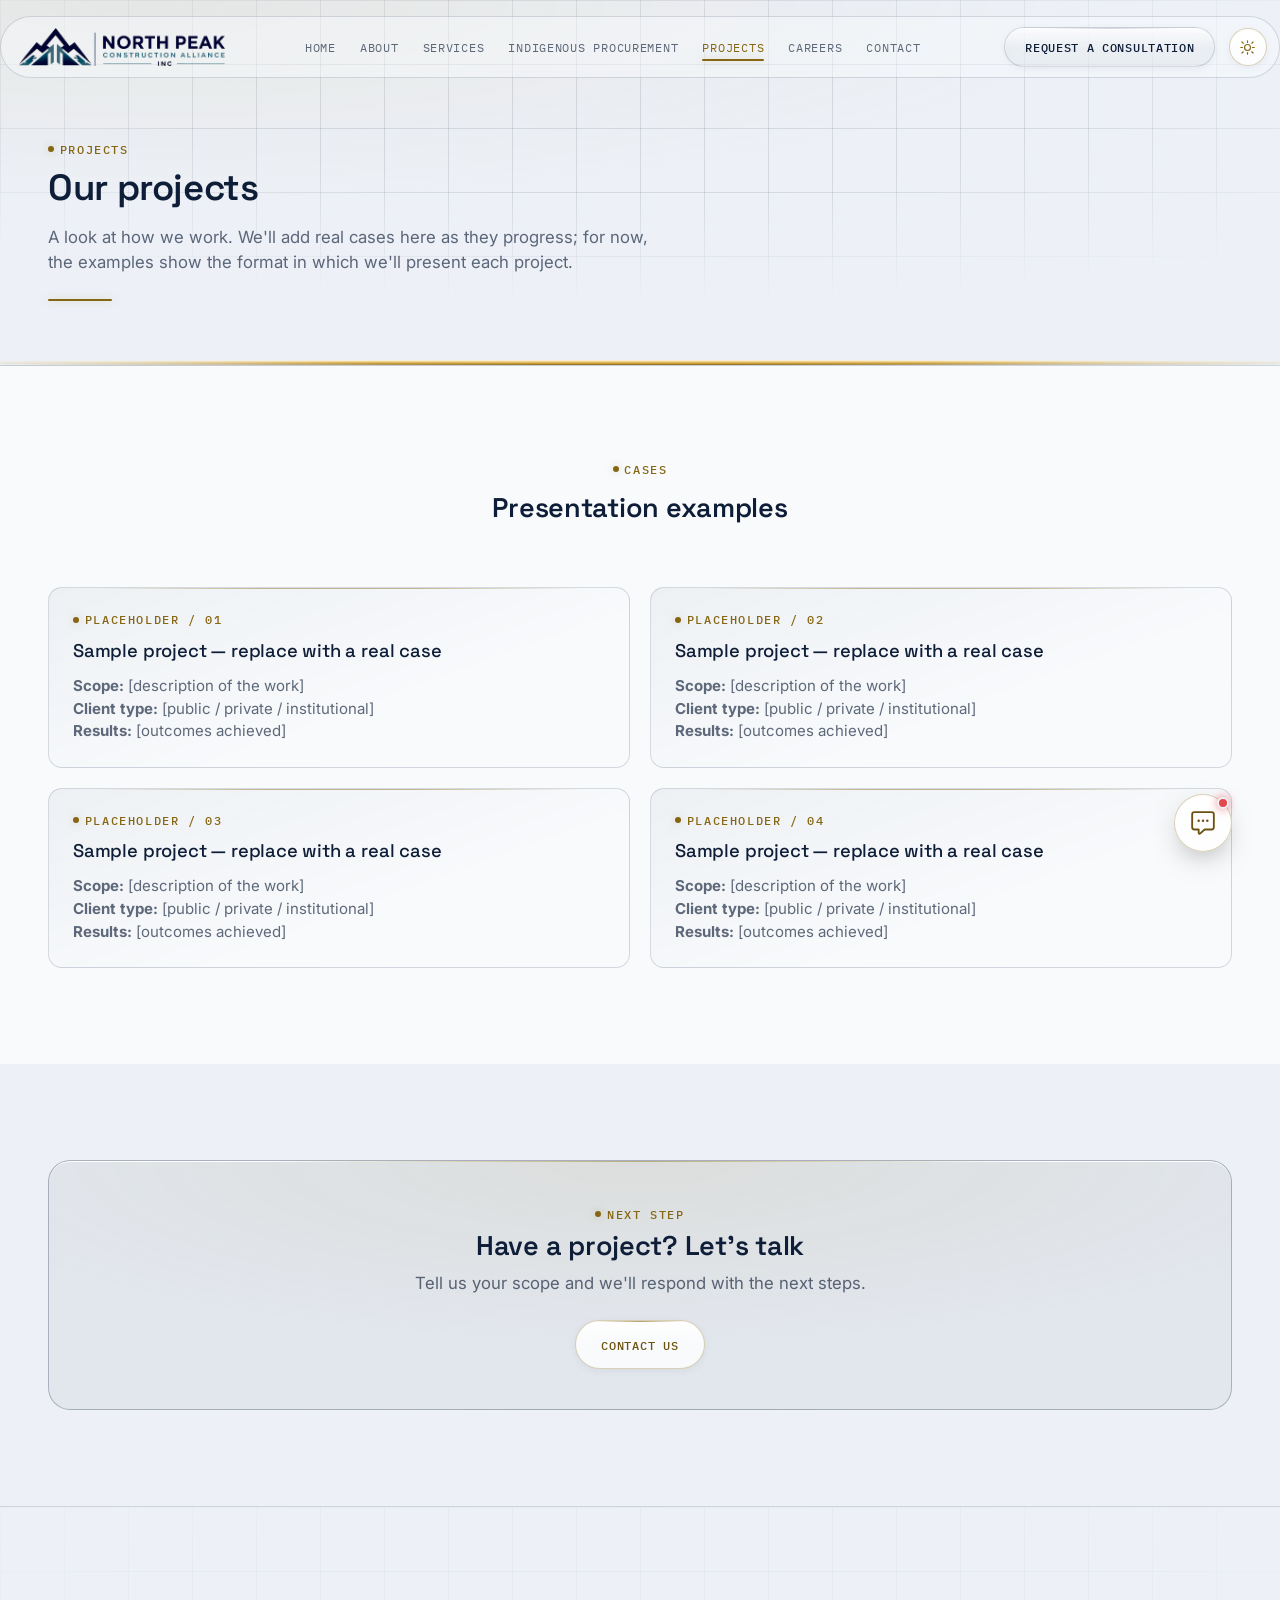
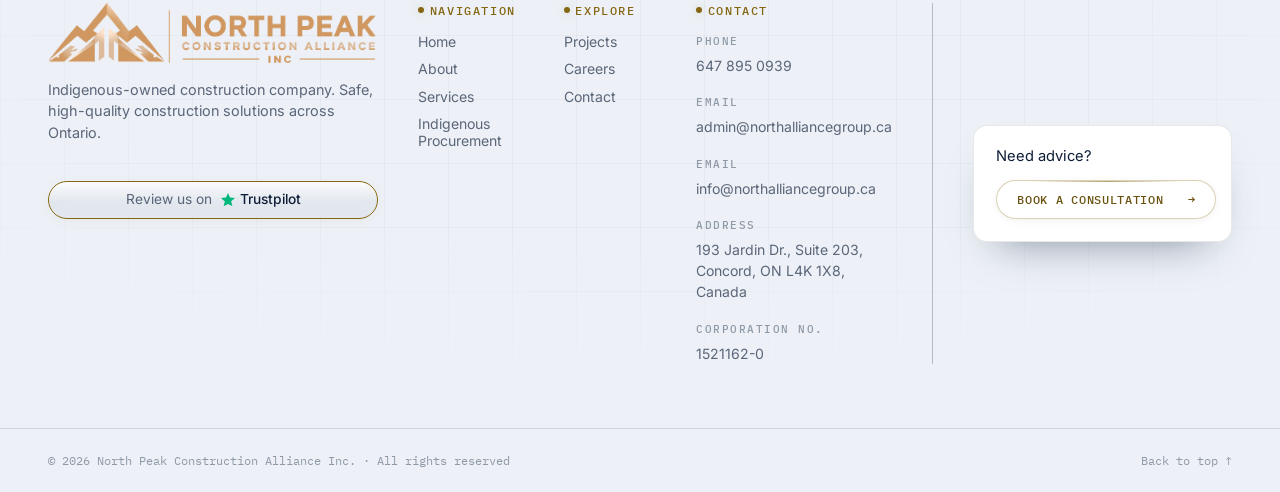
<file: projects/index.html>
<!DOCTYPE html>
<html lang="en">
<head>
<meta charset="UTF-8">
<!-- ═══════════════════════════════════════════════════════════
     TRANSICIONES ENTRE PÁGINAS (View Transitions API)
     Activa el fundido nativo del navegador al navegar entre páginas.
     Elimina el parpadeo blanco que aparecía en cada clic.
     Es una API NATIVA: sin librerías, sin peso añadido. Los navegadores
     que no la soportan simplemente navegan como siempre — no se rompe
     nada. La animación en sí se define en layout.css.
═══════════════════════════════════════════════════════════ -->
<meta name="view-transition" content="same-origin">
<!-- Aplica el tema guardado ANTES de que se pinte la página, para
     evitar un parpadeo (flash) del tema por defecto al cargar. -->
<script>
(function () {
  try {
    var saved = localStorage.getItem('etexca-theme');
    document.documentElement.setAttribute('data-theme', saved === 'dark' ? 'dark' : 'light');
  } catch (e) {
    document.documentElement.setAttribute('data-theme', 'dark');
  }
})();
</script>
<meta name="viewport" content="width=device-width, initial-scale=1.0">
<title>Projects — North Peak Construction Alliance</title>
<meta name="description" content="The format in which we present our construction projects. We'll add real project cases across Ontario.">

<!-- ASUNCIÓN: dominio placeholder — reemplazar cuando exista el dominio real -->
<link rel="canonical" href="https://northalliancegroup.ca/projects">

<!-- Open Graph / redes sociales -->
<meta property="og:type" content="website">
<meta property="og:url" content="https://northalliancegroup.ca/projects">
<meta property="og:site_name" content="North Peak Construction Alliance">
<meta property="og:title" content="Projects — North Peak Construction Alliance">
<meta property="og:description" content="The format in which we present our construction projects. We'll add real project cases across Ontario.">
<meta property="og:locale" content="en_CA">
<meta property="og:image" content="https://northalliancegroup.ca/images/og-image.jpg">
<meta property="og:image:width" content="1200">
<meta property="og:image:height" content="630">
<meta property="og:image:alt" content="North Peak Construction Alliance Inc. — Indigenous-owned construction, Ontario-wide">

<meta name="twitter:card" content="summary_large_image">
<meta name="twitter:title" content="Projects — North Peak Construction Alliance">
<meta name="twitter:image" content="https://northalliancegroup.ca/images/og-image.jpg">
<meta name="twitter:description" content="The format in which we present our construction projects. We'll add real project cases across Ontario.">

<meta name="robots" content="index, follow, max-image-preview:large, max-snippet:-1, max-video-preview:-1">
<meta name="theme-color" content="#EDF1F7" media="(prefers-color-scheme: light)">
<meta name="theme-color" content="#070C16" media="(prefers-color-scheme: dark)">
<link rel="icon" href="/favicon.svg" type="image/svg+xml">

<!-- Tipografías del sistema de diseño v2 (Space Grotesk / Inter / IBM Plex Mono) -->
<link rel="preconnect" href="https://fonts.googleapis.com">
<link rel="preconnect" href="https://fonts.gstatic.com" crossorigin>
<link href="https://fonts.googleapis.com/css2?family=Space+Grotesk:wght@500;600&family=Inter:wght@400;500;600&family=IBM+Plex+Mono:wght@400;500&display=swap" rel="stylesheet">

<link rel="stylesheet" href="/css/tokens.css?v=63">
<link rel="stylesheet" href="/css/style.css?v=63">
<link rel="stylesheet" href="/css/layout.css?v=63">
<link rel="stylesheet" href="/css/header.css?v=63">
<link rel="stylesheet" href="/css/components.css?v=63">
<link rel="stylesheet" href="/css/chatbot.css?v=4">

<!-- ═══ Google Search Console: pega tu código de verificación (método "etiqueta HTML") ═══ -->
<meta name="google-site-verification" content="xJvoHJ7ZN1tag7xE8sJ88pCRUm-I1h6pEgs8XWe0L8o">

<!-- ═══ Google Analytics (GA4): reemplaza G-XXXXXXXXXX por tu ID de medición real ═══ -->
<script async src="https://www.googletagmanager.com/gtag/js?id=G-XXXXXXXXXX"></script>
<script>
  window.dataLayer = window.dataLayer || [];
  function gtag(){dataLayer.push(arguments);}
  gtag('js', new Date());
  gtag('config', 'G-XXXXXXXXXX');
</script>

<!-- Datos estructurados (Schema.org) — así entiende Google qué es la
     empresa, dónde está y qué ofrece. Habilita resultados enriquecidos. -->
<script type="application/ld+json">
{
  "@context": "https://schema.org",
  "@graph": [
    {
      "@type": "BreadcrumbList",
      "@id": "https://northalliancegroup.ca/projects#breadcrumb",
      "itemListElement": [
        {
          "@type": "ListItem",
          "position": 1,
          "name": "Home",
          "item": "https://northalliancegroup.ca/"
        },
        {
          "@type": "ListItem",
          "position": 2,
          "name": "Projects",
          "item": "https://northalliancegroup.ca/projects"
        }
      ]
    },
    {
      "@type": "CollectionPage",
      "@id": "https://northalliancegroup.ca/projects#webpage",
      "url": "https://northalliancegroup.ca/projects",
      "name": "Projects — North Peak Construction Alliance",
      "description": "The format in which we present our construction projects. We'll add real project cases across Ontario.",
      "isPartOf": {
        "@id": "https://northalliancegroup.ca/#website"
      },
      "about": {
        "@id": "https://northalliancegroup.ca/#organization"
      },
      "inLanguage": "en-CA",
      "primaryImageOfPage": {
        "@type": "ImageObject",
        "url": "https://northalliancegroup.ca/images/og-image.jpg"
      },
      "breadcrumb": {
        "@id": "https://northalliancegroup.ca/projects#breadcrumb"
      }
    },
    {
      "@type": "Organization",
      "@id": "https://northalliancegroup.ca/#organization",
      "name": "North Peak Construction Alliance Inc.",
      "url": "https://northalliancegroup.ca/"
    }
  ]
}
</script>
</head>
<body>

<!-- ═══════════════════════════════════════════
     HEADER — BLOQUE COMPARTIDO (idéntico en las 7 páginas).
     aria-current="page" en el enlace "Proyectos".
═══════════════════════════════════════════════ -->
<header class="site-header">
  <div class="container site-header__row">
    <a href="/" class="site-header__mark" aria-label="North Peak Construction Alliance — Home">
      <img class="site-header__logo site-header__logo--dark" src="/images/logo-horizontal.webp" alt="North Peak Construction Alliance Inc.">
      <img class="site-header__logo site-header__logo--light" src="/images/logo-horizontal-light.webp" alt="" aria-hidden="true">
      <img class="site-header__logo site-header__logo--mark" src="/images/logo-mark.webp" alt="" aria-hidden="true">
      <img class="site-header__logo site-header__logo--mark-light" src="/images/logo-mark-light.webp" alt="" aria-hidden="true">
    </a>
    <nav class="site-nav" id="site-nav">
      <a href="/">Home</a>
      <a href="/about">About</a>
      <a href="/services">Services</a>
      <a href="/indigenous-procurement">Indigenous Procurement</a>
      <a href="/projects" aria-current="page">Projects</a>
      <a href="/careers">Careers</a>
      <a href="/contact">Contact</a>
      <a href="/contact" class="site-nav__cta btn btn--ghost btn--sm">Request a consultation</a>
      <div class="site-nav__tools">
        <a class="wa-btn" href="https://wa.me/16478950939" target="_blank" rel="noopener" aria-label="WhatsApp">
          <svg viewBox="0 0 24 24" width="16" height="16" fill="currentColor" aria-hidden="true">
            <path d="M12.04 2C6.58 2 2.13 6.45 2.13 11.91c0 1.75.46 3.45 1.32 4.95L2 22l5.25-1.38a9.9 9.9 0 0 0 4.79 1.22h.01c5.46 0 9.91-4.45 9.91-9.91S17.5 2 12.04 2Zm0 18.02h-.01a8.2 8.2 0 0 1-4.19-1.15l-.3-.18-3.12.82.83-3.04-.2-.31a8.15 8.15 0 0 1-1.26-4.35c0-4.53 3.7-8.22 8.25-8.22 2.2 0 4.27.86 5.83 2.42a8.16 8.16 0 0 1 2.41 5.81c0 4.53-3.7 8.2-8.24 8.2Zm4.52-6.15c-.25-.13-1.47-.72-1.69-.8-.23-.09-.39-.13-.56.12-.16.25-.64.8-.78.97-.14.16-.29.18-.54.06-.25-.13-1.05-.39-1.99-1.23-.74-.65-1.23-1.46-1.38-1.71-.14-.25-.01-.38.11-.51.11-.11.25-.29.37-.43.13-.14.17-.25.25-.41.08-.16.04-.31-.02-.43-.06-.12-.56-1.35-.76-1.84-.2-.48-.4-.42-.56-.43h-.48c-.16 0-.43.06-.65.31-.22.25-.85.83-.85 2.03s.87 2.35.99 2.51c.12.16 1.71 2.61 4.15 3.66.58.25 1.03.4 1.38.51.58.19 1.11.16 1.53.1.47-.07 1.47-.6 1.68-1.18.21-.58.21-1.07.14-1.18-.06-.11-.22-.17-.47-.29Z"/>
          </svg>
          <span>WhatsApp</span>
        </a>
      <button type="button" class="theme-toggle theme-toggle--nav" id="theme-toggle-nav" aria-label="Toggle theme" aria-pressed="false" title="Toggle theme">
          <span class="theme-toggle__icon theme-toggle__icon--sun" aria-hidden="true">
            <svg viewBox="0 0 24 24" fill="none" stroke="currentColor" stroke-width="1.6" stroke-linecap="round">
              <circle cx="12" cy="12" r="4.2"></circle>
              <line x1="12" y1="2.5" x2="12" y2="5"></line>
              <line x1="12" y1="19" x2="12" y2="21.5"></line>
              <line x1="4.2" y1="4.2" x2="6" y2="6"></line>
              <line x1="18" y1="18" x2="19.8" y2="19.8"></line>
              <line x1="2.5" y1="12" x2="5" y2="12"></line>
              <line x1="19" y1="12" x2="21.5" y2="12"></line>
              <line x1="4.2" y1="19.8" x2="6" y2="18"></line>
              <line x1="18" y1="6" x2="19.8" y2="4.2"></line>
            </svg>
          </span>
          <span class="theme-toggle__icon theme-toggle__icon--moon" aria-hidden="true">
            <svg viewBox="0 0 24 24" fill="none" stroke="currentColor" stroke-width="1.6" stroke-linecap="round" stroke-linejoin="round">
              <path d="M20 14.5A8.5 8.5 0 1 1 9.5 4a7 7 0 0 0 10.5 10.5z"></path>
            </svg>
          </span>
        </button>
        </div>
    </nav>
    <div class="site-header__actions">
      <a href="/contact" class="btn btn--ghost btn--sm site-header__cta"><span class="btn__full">Request a consultation</span><span class="btn__short">Consultation</span></a>
      <button type="button" class="theme-toggle" id="theme-toggle" aria-label="Toggle theme" aria-pressed="false" title="Toggle theme">
        <span class="theme-toggle__icon theme-toggle__icon--sun" aria-hidden="true">
          <svg viewBox="0 0 24 24" fill="none" stroke="currentColor" stroke-width="1.6" stroke-linecap="round">
            <circle cx="12" cy="12" r="4.2"></circle>
            <line x1="12" y1="2.5" x2="12" y2="5"></line>
            <line x1="12" y1="19" x2="12" y2="21.5"></line>
            <line x1="4.2" y1="4.2" x2="6" y2="6"></line>
            <line x1="18" y1="18" x2="19.8" y2="19.8"></line>
            <line x1="2.5" y1="12" x2="5" y2="12"></line>
            <line x1="19" y1="12" x2="21.5" y2="12"></line>
            <line x1="4.2" y1="19.8" x2="6" y2="18"></line>
            <line x1="18" y1="6" x2="19.8" y2="4.2"></line>
          </svg>
        </span>
        <span class="theme-toggle__icon theme-toggle__icon--moon" aria-hidden="true">
          <svg viewBox="0 0 24 24" fill="none" stroke="currentColor" stroke-width="1.6" stroke-linecap="round" stroke-linejoin="round">
            <path d="M20 14.5A8.5 8.5 0 1 1 9.5 4a7 7 0 0 0 10.5 10.5z"></path>
          </svg>
        </span>
      </button>
    </div>
    <button class="site-header__toggle" id="nav-toggle" aria-label="Open menu" aria-expanded="false">
      <span></span><span></span><span></span>
    </button>
  </div>
</header>

<section class="page-hero grid-texture" id="proyectos">
  <div class="container">
    <div class="page-hero__inner reveal">
      <span class="readout">Projects</span>
      <h1>Our projects</h1>
      <p class="lede">A look at how we work. We'll add real cases here as they progress; for now, the examples show the format in which we'll present each project.</p>
      <div class="page-hero__rule"></div>
    </div>
  </div>
</section>

<section class="section" id="grilla-proyectos" style="background:var(--void-soft);">
  <div class="container">
    <div class="section-head reveal">
      <span class="readout">Cases</span>
      <h2>Presentation examples</h2>
    </div>
    <div class="service-grid reveal-stagger">
      <article class="service-card reveal reveal-left" style="--i:0;"><span class="readout">Placeholder / 01</span><h3>Sample project — replace with a real case</h3><p><strong>Scope:</strong> [description of the work]<br><strong>Client type:</strong> [public / private / institutional]<br><strong>Results:</strong> [outcomes achieved]</p></article>
      <article class="service-card reveal reveal-right" style="--i:1;"><span class="readout">Placeholder / 02</span><h3>Sample project — replace with a real case</h3><p><strong>Scope:</strong> [description of the work]<br><strong>Client type:</strong> [public / private / institutional]<br><strong>Results:</strong> [outcomes achieved]</p></article>
      <article class="service-card reveal reveal-left" style="--i:2;"><span class="readout">Placeholder / 03</span><h3>Sample project — replace with a real case</h3><p><strong>Scope:</strong> [description of the work]<br><strong>Client type:</strong> [public / private / institutional]<br><strong>Results:</strong> [outcomes achieved]</p></article>
      <article class="service-card reveal reveal-right" style="--i:3;"><span class="readout">Placeholder / 04</span><h3>Sample project — replace with a real case</h3><p><strong>Scope:</strong> [description of the work]<br><strong>Client type:</strong> [public / private / institutional]<br><strong>Results:</strong> [outcomes achieved]</p></article>
    </div>
  </div>
</section>

<section class="section" style="background:var(--void);">
  <div class="container">
    <div class="cta-band reveal">
      <span class="readout">Next step</span>
      <h2>Have a project? Let's talk</h2>
      <p class="lede">Tell us your scope and we'll respond with the next steps.</p>
      <div class="cta-band__actions"><a href="/contact" class="btn btn--primary">Contact us</a></div>
    </div>
  </div>
</section>

<!-- ═══════════════════════════════════════════
     FOOTER — BLOQUE COMPARTIDO (idéntico en las 7 páginas).
═══════════════════════════════════════════════ -->
<footer class="site-footer grid-texture">
  <div class="container site-footer__top">
    <div class="site-footer__brand">
      <a href="/" class="site-footer__mark" aria-label="North Peak Construction Alliance — Home">
        <img loading="lazy" decoding="async" class="site-footer__logo site-footer__logo--dark" src="/images/logo-footer-light.webp" alt="North Peak Construction Alliance Inc.">
        <img loading="lazy" decoding="async" class="site-footer__logo site-footer__logo--light" src="/images/logo-horizontal-light.webp" alt="" aria-hidden="true">
      </a>
      <p class="site-footer__tagline">Indigenous-owned construction company. Safe, high-quality construction solutions across Ontario.</p>
      <!-- Trustpilot Review Collector -->
      <a class="site-footer__trustpilot" href="https://www.trustpilot.com/review/northalliancegroup.ca?utm_medium=trustbox&amp;utm_source=TrustBoxReviewCollector" target="_blank" rel="noopener" aria-label="Review us on Trustpilot">
        <span class="site-footer__trustpilot-label">Review us on</span>
        <span class="site-footer__trustpilot-brand">
          <svg viewBox="0 0 24 24" width="16" height="16" aria-hidden="true" focusable="false"><path fill="#00B67A" d="M12 1.5l2.94 6.9 7.56.62-5.76 4.9 1.77 7.08L12 17.9l-6.51 3.6 1.77-7.08L1.5 9.02l7.56-.62L12 1.5z"/></svg>
          <span>Trustpilot</span>
        </span>
      </a>
    </div>

    <div class="site-footer__col">
      <span class="readout">Navigation</span>
      <nav class="site-footer__links">
        <a href="/">Home</a>
        <a href="/about">About</a>
        <a href="/services">Services</a>
        <a href="/indigenous-procurement">Indigenous Procurement</a>
      </nav>
    </div>

    <div class="site-footer__col">
      <span class="readout">Explore</span>
      <nav class="site-footer__links">
        <a href="/projects">Projects</a>
        <a href="/careers">Careers</a>
        <a href="/contact">Contact</a>
      </nav>
    </div>

    <div class="site-footer__col">
      <span class="readout">Contact</span>
      <ul class="site-footer__contact">
        <li><span class="meta-label">Phone</span><a href="tel:+16478950939" style="color:inherit; text-decoration:none;">647 895 0939</a></li>
        <li><span class="meta-label">Email</span><a href="mailto:admin@northalliancegroup.ca" style="color:inherit; text-decoration:none;">admin@northalliancegroup.ca</a></li>
        <li><span class="meta-label">Email</span><a href="mailto:info@northalliancegroup.ca" style="color:inherit; text-decoration:none;">info@northalliancegroup.ca</a></li>
        <li><span class="meta-label">Address</span>193 Jardin Dr., Suite 203, Concord, ON L4K 1X8, Canada</li>
        <li><span class="meta-label">Corporation No.</span>1521162-0</li>
      </ul>
    </div>

    <div class="site-footer__aside">
      <div class="site-footer__cta">
        <span class="site-footer__cta-text">Need advice?</span>
        <a href="/contact" class="btn btn--primary btn--sm">Book a consultation<span class="btn__arrow" aria-hidden="true">&#8594;</span></a>
      </div>
    </div>
  </div>

  <div class="container site-footer__bottom">
    <span>© <span id="year"></span> North Peak Construction Alliance Inc. · All rights reserved</span>
    <a href="#top" class="site-footer__top-link">Back to top ↑</a>
  </div>
</footer>

<script src="/js/main.js?v=22"></script>
<script src="/js/chatbot-kb.js?v=4"></script>
<script src="/js/chatbot.js?v=4"></script>

</body>
</html>
</file>
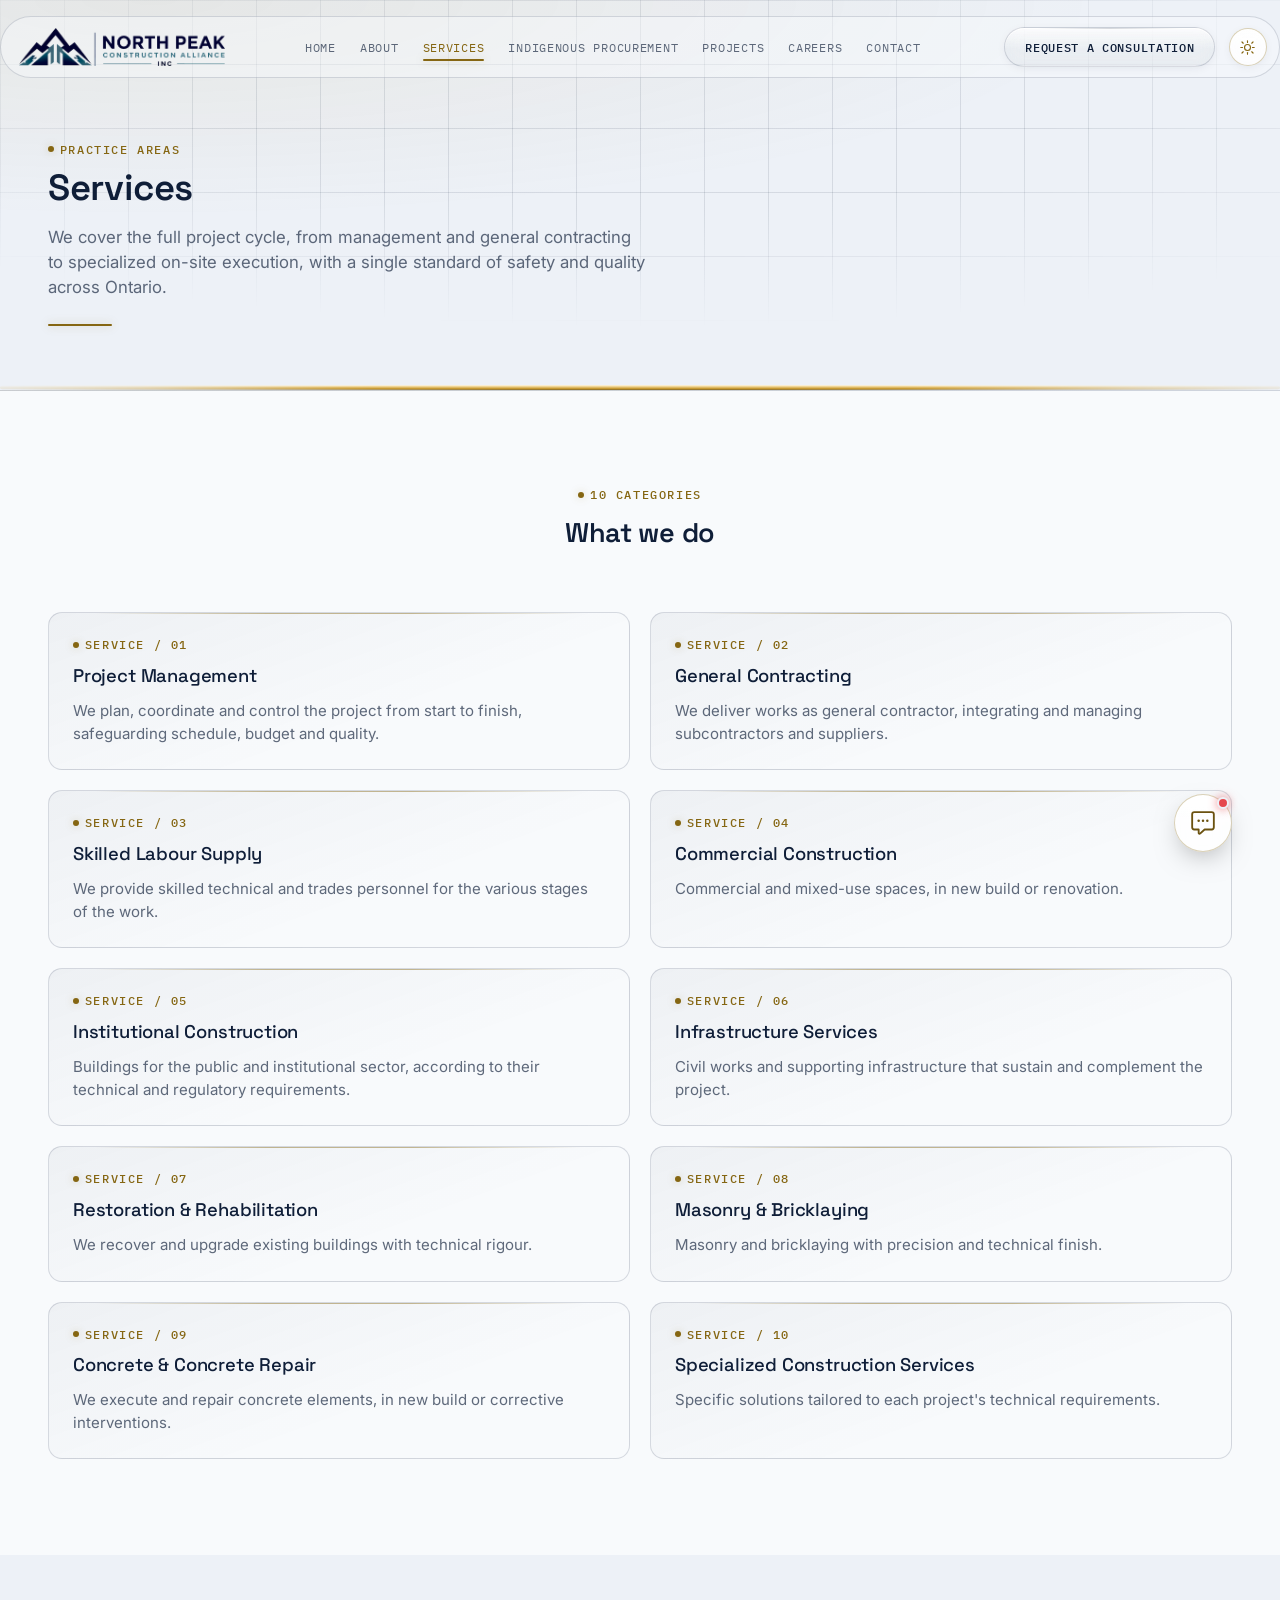
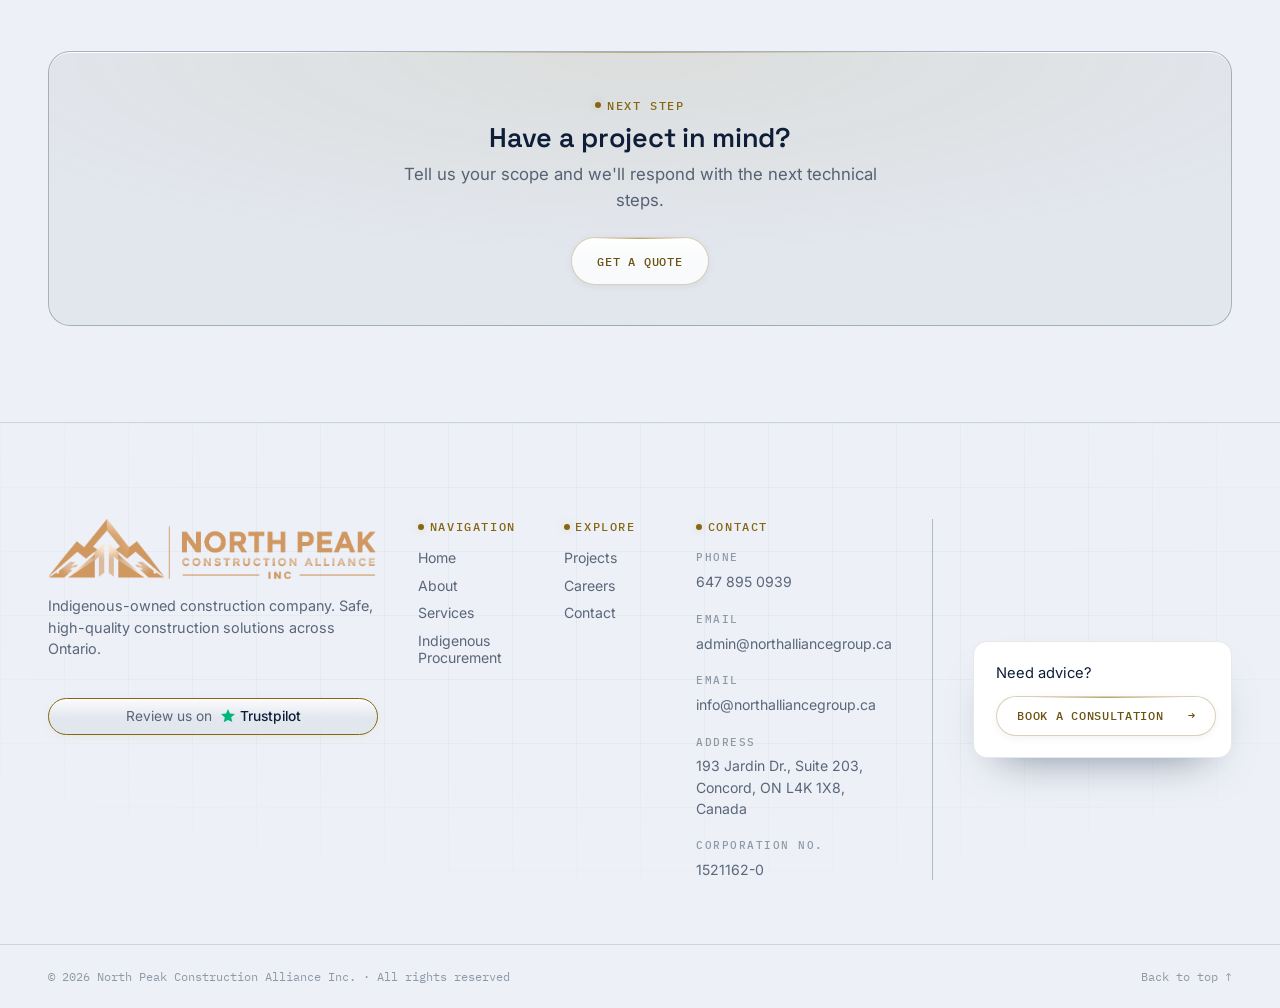
<file: services/index.html>
<!DOCTYPE html>
<html lang="en">
<head>
<meta charset="UTF-8">
<!-- ═══════════════════════════════════════════════════════════
     TRANSICIONES ENTRE PÁGINAS (View Transitions API)
     Activa el fundido nativo del navegador al navegar entre páginas.
     Elimina el parpadeo blanco que aparecía en cada clic.
     Es una API NATIVA: sin librerías, sin peso añadido. Los navegadores
     que no la soportan simplemente navegan como siempre — no se rompe
     nada. La animación en sí se define en layout.css.
═══════════════════════════════════════════════════════════ -->
<meta name="view-transition" content="same-origin">
<!-- Aplica el tema guardado ANTES de que se pinte la página, para
     evitar un parpadeo (flash) del tema por defecto al cargar. -->
<script>
(function () {
  try {
    var saved = localStorage.getItem('etexca-theme');
    document.documentElement.setAttribute('data-theme', saved === 'dark' ? 'dark' : 'light');
  } catch (e) {
    document.documentElement.setAttribute('data-theme', 'dark');
  }
})();
</script>
<meta name="viewport" content="width=device-width, initial-scale=1.0">
<title>Services — North Peak Construction Alliance</title>
<meta name="description" content="Ten service areas: project management, general contracting, skilled labour, commercial and institutional construction, infrastructure and more.">

<!-- ASUNCIÓN: dominio placeholder — reemplazar cuando exista el dominio real -->
<link rel="canonical" href="https://northalliancegroup.ca/services">

<!-- Open Graph / redes sociales -->
<meta property="og:type" content="website">
<meta property="og:url" content="https://northalliancegroup.ca/services">
<meta property="og:site_name" content="North Peak Construction Alliance">
<meta property="og:title" content="Services — North Peak Construction Alliance">
<meta property="og:description" content="Ten service areas: project management, general contracting, skilled labour, commercial and institutional construction, infrastructure and more.">
<meta property="og:locale" content="en_CA">
<meta property="og:image" content="https://northalliancegroup.ca/images/og-image.jpg">
<meta property="og:image:width" content="1200">
<meta property="og:image:height" content="630">
<meta property="og:image:alt" content="North Peak Construction Alliance Inc. — Indigenous-owned construction, Ontario-wide">

<meta name="twitter:card" content="summary_large_image">
<meta name="twitter:title" content="Services — North Peak Construction Alliance">
<meta name="twitter:image" content="https://northalliancegroup.ca/images/og-image.jpg">
<meta name="twitter:description" content="Ten service areas: project management, general contracting, skilled labour, commercial and institutional construction, infrastructure and more.">

<meta name="robots" content="index, follow, max-image-preview:large, max-snippet:-1, max-video-preview:-1">
<meta name="theme-color" content="#EDF1F7" media="(prefers-color-scheme: light)">
<meta name="theme-color" content="#070C16" media="(prefers-color-scheme: dark)">
<link rel="icon" href="/favicon.svg" type="image/svg+xml">

<!-- Tipografías del sistema de diseño v2 (Space Grotesk / Inter / IBM Plex Mono) -->
<link rel="preconnect" href="https://fonts.googleapis.com">
<link rel="preconnect" href="https://fonts.gstatic.com" crossorigin>
<link href="https://fonts.googleapis.com/css2?family=Space+Grotesk:wght@500;600&family=Inter:wght@400;500;600&family=IBM+Plex+Mono:wght@400;500&display=swap" rel="stylesheet">

<link rel="stylesheet" href="/css/tokens.css?v=63">
<link rel="stylesheet" href="/css/style.css?v=63">
<link rel="stylesheet" href="/css/layout.css?v=63">
<link rel="stylesheet" href="/css/header.css?v=63">
<link rel="stylesheet" href="/css/components.css?v=63">
<link rel="stylesheet" href="/css/chatbot.css?v=4">

<!-- ═══ Google Search Console: pega tu código de verificación (método "etiqueta HTML") ═══ -->
<meta name="google-site-verification" content="xJvoHJ7ZN1tag7xE8sJ88pCRUm-I1h6pEgs8XWe0L8o">

<!-- ═══ Google Analytics (GA4): reemplaza G-XXXXXXXXXX por tu ID de medición real ═══ -->
<script async src="https://www.googletagmanager.com/gtag/js?id=G-XXXXXXXXXX"></script>
<script>
  window.dataLayer = window.dataLayer || [];
  function gtag(){dataLayer.push(arguments);}
  gtag('js', new Date());
  gtag('config', 'G-XXXXXXXXXX');
</script>

<!-- Datos estructurados (Schema.org) — así entiende Google qué es la
     empresa, dónde está y qué ofrece. Habilita resultados enriquecidos. -->
<script type="application/ld+json">
{
  "@context": "https://schema.org",
  "@graph": [
    {
      "@type": "BreadcrumbList",
      "@id": "https://northalliancegroup.ca/services#breadcrumb",
      "itemListElement": [
        {
          "@type": "ListItem",
          "position": 1,
          "name": "Home",
          "item": "https://northalliancegroup.ca/"
        },
        {
          "@type": "ListItem",
          "position": 2,
          "name": "Services",
          "item": "https://northalliancegroup.ca/services"
        }
      ]
    },
    {
      "@type": "CollectionPage",
      "@id": "https://northalliancegroup.ca/services#webpage",
      "url": "https://northalliancegroup.ca/services",
      "name": "Services — North Peak Construction Alliance",
      "description": "Ten service areas: project management, general contracting, skilled labour, commercial and institutional construction, infrastructure and more.",
      "isPartOf": {
        "@id": "https://northalliancegroup.ca/#website"
      },
      "about": {
        "@id": "https://northalliancegroup.ca/#organization"
      },
      "inLanguage": "en-CA",
      "primaryImageOfPage": {
        "@type": "ImageObject",
        "url": "https://northalliancegroup.ca/images/og-image.jpg"
      },
      "breadcrumb": {
        "@id": "https://northalliancegroup.ca/services#breadcrumb"
      }
    },
    {
      "@type": "Organization",
      "@id": "https://northalliancegroup.ca/#organization",
      "name": "North Peak Construction Alliance Inc.",
      "url": "https://northalliancegroup.ca/"
    },
    {
      "@type": "OfferCatalog",
      "@id": "https://northalliancegroup.ca/services#catalog",
      "name": "Construction services",
      "itemListElement": [
        {
          "@type": "Offer",
          "itemOffered": {
            "@type": "Service",
            "name": "Project Management",
            "description": "Planning, coordination and control of the project from start to finish.",
            "serviceType": "Project Management",
            "provider": {
              "@id": "https://northalliancegroup.ca/#organization"
            },
            "areaServed": [
              {
                "@type": "AdministrativeArea",
                "name": "Ontario"
              },
              {
                "@type": "Country",
                "name": "Canada"
              }
            ]
          }
        },
        {
          "@type": "Offer",
          "itemOffered": {
            "@type": "Service",
            "name": "General Contracting",
            "description": "Full delivery of works as general contractor, managing subcontractors and suppliers.",
            "serviceType": "General Contracting",
            "provider": {
              "@id": "https://northalliancegroup.ca/#organization"
            },
            "areaServed": [
              {
                "@type": "AdministrativeArea",
                "name": "Ontario"
              },
              {
                "@type": "Country",
                "name": "Canada"
              }
            ]
          }
        },
        {
          "@type": "Offer",
          "itemOffered": {
            "@type": "Service",
            "name": "Skilled Labour Supply",
            "description": "Qualified site personnel for construction projects.",
            "serviceType": "Skilled Labour Supply",
            "provider": {
              "@id": "https://northalliancegroup.ca/#organization"
            },
            "areaServed": [
              {
                "@type": "AdministrativeArea",
                "name": "Ontario"
              },
              {
                "@type": "Country",
                "name": "Canada"
              }
            ]
          }
        },
        {
          "@type": "Offer",
          "itemOffered": {
            "@type": "Service",
            "name": "Commercial Construction",
            "description": "Construction and fit-out of commercial buildings.",
            "serviceType": "Commercial Construction",
            "provider": {
              "@id": "https://northalliancegroup.ca/#organization"
            },
            "areaServed": [
              {
                "@type": "AdministrativeArea",
                "name": "Ontario"
              },
              {
                "@type": "Country",
                "name": "Canada"
              }
            ]
          }
        },
        {
          "@type": "Offer",
          "itemOffered": {
            "@type": "Service",
            "name": "Institutional Construction",
            "description": "Works for public and institutional facilities.",
            "serviceType": "Institutional Construction",
            "provider": {
              "@id": "https://northalliancegroup.ca/#organization"
            },
            "areaServed": [
              {
                "@type": "AdministrativeArea",
                "name": "Ontario"
              },
              {
                "@type": "Country",
                "name": "Canada"
              }
            ]
          }
        },
        {
          "@type": "Offer",
          "itemOffered": {
            "@type": "Service",
            "name": "Infrastructure Services",
            "description": "Execution of infrastructure and civil works.",
            "serviceType": "Infrastructure Services",
            "provider": {
              "@id": "https://northalliancegroup.ca/#organization"
            },
            "areaServed": [
              {
                "@type": "AdministrativeArea",
                "name": "Ontario"
              },
              {
                "@type": "Country",
                "name": "Canada"
              }
            ]
          }
        },
        {
          "@type": "Offer",
          "itemOffered": {
            "@type": "Service",
            "name": "Restoration & Rehabilitation",
            "description": "Restoration and rehabilitation of existing structures.",
            "serviceType": "Restoration & Rehabilitation",
            "provider": {
              "@id": "https://northalliancegroup.ca/#organization"
            },
            "areaServed": [
              {
                "@type": "AdministrativeArea",
                "name": "Ontario"
              },
              {
                "@type": "Country",
                "name": "Canada"
              }
            ]
          }
        },
        {
          "@type": "Offer",
          "itemOffered": {
            "@type": "Service",
            "name": "Masonry & Bricklaying",
            "description": "Masonry, brick and block work.",
            "serviceType": "Masonry & Bricklaying",
            "provider": {
              "@id": "https://northalliancegroup.ca/#organization"
            },
            "areaServed": [
              {
                "@type": "AdministrativeArea",
                "name": "Ontario"
              },
              {
                "@type": "Country",
                "name": "Canada"
              }
            ]
          }
        },
        {
          "@type": "Offer",
          "itemOffered": {
            "@type": "Service",
            "name": "Concrete & Concrete Repair",
            "description": "Execution and repair of concrete elements.",
            "serviceType": "Concrete & Concrete Repair",
            "provider": {
              "@id": "https://northalliancegroup.ca/#organization"
            },
            "areaServed": [
              {
                "@type": "AdministrativeArea",
                "name": "Ontario"
              },
              {
                "@type": "Country",
                "name": "Canada"
              }
            ]
          }
        },
        {
          "@type": "Offer",
          "itemOffered": {
            "@type": "Service",
            "name": "Specialized Construction Services",
            "description": "Specific solutions based on the project's technical requirements.",
            "serviceType": "Specialized Construction Services",
            "provider": {
              "@id": "https://northalliancegroup.ca/#organization"
            },
            "areaServed": [
              {
                "@type": "AdministrativeArea",
                "name": "Ontario"
              },
              {
                "@type": "Country",
                "name": "Canada"
              }
            ]
          }
        }
      ]
    }
  ]
}
</script>
</head>
<body>

<!-- ═══════════════════════════════════════════
     HEADER — BLOQUE COMPARTIDO (idéntico en las 7 páginas).
     aria-current="page" en el enlace "Servicios".
═══════════════════════════════════════════════ -->
<header class="site-header">
  <div class="container site-header__row">
    <a href="/" class="site-header__mark" aria-label="North Peak Construction Alliance — Home">
      <img class="site-header__logo site-header__logo--dark" src="/images/logo-horizontal.webp" alt="North Peak Construction Alliance Inc.">
      <img class="site-header__logo site-header__logo--light" src="/images/logo-horizontal-light.webp" alt="" aria-hidden="true">
      <img class="site-header__logo site-header__logo--mark" src="/images/logo-mark.webp" alt="" aria-hidden="true">
      <img class="site-header__logo site-header__logo--mark-light" src="/images/logo-mark-light.webp" alt="" aria-hidden="true">
    </a>
    <nav class="site-nav" id="site-nav">
      <a href="/">Home</a>
      <a href="/about">About</a>
      <a href="/services" aria-current="page">Services</a>
      <a href="/indigenous-procurement">Indigenous Procurement</a>
      <a href="/projects">Projects</a>
      <a href="/careers">Careers</a>
      <a href="/contact">Contact</a>
      <a href="/contact" class="site-nav__cta btn btn--ghost btn--sm">Request a consultation</a>
      <div class="site-nav__tools">
        <a class="wa-btn" href="https://wa.me/16478950939" target="_blank" rel="noopener" aria-label="WhatsApp">
          <svg viewBox="0 0 24 24" width="16" height="16" fill="currentColor" aria-hidden="true">
            <path d="M12.04 2C6.58 2 2.13 6.45 2.13 11.91c0 1.75.46 3.45 1.32 4.95L2 22l5.25-1.38a9.9 9.9 0 0 0 4.79 1.22h.01c5.46 0 9.91-4.45 9.91-9.91S17.5 2 12.04 2Zm0 18.02h-.01a8.2 8.2 0 0 1-4.19-1.15l-.3-.18-3.12.82.83-3.04-.2-.31a8.15 8.15 0 0 1-1.26-4.35c0-4.53 3.7-8.22 8.25-8.22 2.2 0 4.27.86 5.83 2.42a8.16 8.16 0 0 1 2.41 5.81c0 4.53-3.7 8.2-8.24 8.2Zm4.52-6.15c-.25-.13-1.47-.72-1.69-.8-.23-.09-.39-.13-.56.12-.16.25-.64.8-.78.97-.14.16-.29.18-.54.06-.25-.13-1.05-.39-1.99-1.23-.74-.65-1.23-1.46-1.38-1.71-.14-.25-.01-.38.11-.51.11-.11.25-.29.37-.43.13-.14.17-.25.25-.41.08-.16.04-.31-.02-.43-.06-.12-.56-1.35-.76-1.84-.2-.48-.4-.42-.56-.43h-.48c-.16 0-.43.06-.65.31-.22.25-.85.83-.85 2.03s.87 2.35.99 2.51c.12.16 1.71 2.61 4.15 3.66.58.25 1.03.4 1.38.51.58.19 1.11.16 1.53.1.47-.07 1.47-.6 1.68-1.18.21-.58.21-1.07.14-1.18-.06-.11-.22-.17-.47-.29Z"/>
          </svg>
          <span>WhatsApp</span>
        </a>
      <button type="button" class="theme-toggle theme-toggle--nav" id="theme-toggle-nav" aria-label="Toggle theme" aria-pressed="false" title="Toggle theme">
          <span class="theme-toggle__icon theme-toggle__icon--sun" aria-hidden="true">
            <svg viewBox="0 0 24 24" fill="none" stroke="currentColor" stroke-width="1.6" stroke-linecap="round">
              <circle cx="12" cy="12" r="4.2"></circle>
              <line x1="12" y1="2.5" x2="12" y2="5"></line>
              <line x1="12" y1="19" x2="12" y2="21.5"></line>
              <line x1="4.2" y1="4.2" x2="6" y2="6"></line>
              <line x1="18" y1="18" x2="19.8" y2="19.8"></line>
              <line x1="2.5" y1="12" x2="5" y2="12"></line>
              <line x1="19" y1="12" x2="21.5" y2="12"></line>
              <line x1="4.2" y1="19.8" x2="6" y2="18"></line>
              <line x1="18" y1="6" x2="19.8" y2="4.2"></line>
            </svg>
          </span>
          <span class="theme-toggle__icon theme-toggle__icon--moon" aria-hidden="true">
            <svg viewBox="0 0 24 24" fill="none" stroke="currentColor" stroke-width="1.6" stroke-linecap="round" stroke-linejoin="round">
              <path d="M20 14.5A8.5 8.5 0 1 1 9.5 4a7 7 0 0 0 10.5 10.5z"></path>
            </svg>
          </span>
        </button>
        </div>
    </nav>
    <div class="site-header__actions">
      <a href="/contact" class="btn btn--ghost btn--sm site-header__cta"><span class="btn__full">Request a consultation</span><span class="btn__short">Consultation</span></a>
      <button type="button" class="theme-toggle" id="theme-toggle" aria-label="Toggle theme" aria-pressed="false" title="Toggle theme">
        <span class="theme-toggle__icon theme-toggle__icon--sun" aria-hidden="true">
          <svg viewBox="0 0 24 24" fill="none" stroke="currentColor" stroke-width="1.6" stroke-linecap="round">
            <circle cx="12" cy="12" r="4.2"></circle>
            <line x1="12" y1="2.5" x2="12" y2="5"></line>
            <line x1="12" y1="19" x2="12" y2="21.5"></line>
            <line x1="4.2" y1="4.2" x2="6" y2="6"></line>
            <line x1="18" y1="18" x2="19.8" y2="19.8"></line>
            <line x1="2.5" y1="12" x2="5" y2="12"></line>
            <line x1="19" y1="12" x2="21.5" y2="12"></line>
            <line x1="4.2" y1="19.8" x2="6" y2="18"></line>
            <line x1="18" y1="6" x2="19.8" y2="4.2"></line>
          </svg>
        </span>
        <span class="theme-toggle__icon theme-toggle__icon--moon" aria-hidden="true">
          <svg viewBox="0 0 24 24" fill="none" stroke="currentColor" stroke-width="1.6" stroke-linecap="round" stroke-linejoin="round">
            <path d="M20 14.5A8.5 8.5 0 1 1 9.5 4a7 7 0 0 0 10.5 10.5z"></path>
          </svg>
        </span>
      </button>
    </div>
    <button class="site-header__toggle" id="nav-toggle" aria-label="Open menu" aria-expanded="false">
      <span></span><span></span><span></span>
    </button>
  </div>
</header>

<!-- ═══════════════════════════════════════════
     § CABECERA DE SERVICIOS — sin imagen (decisión del cliente).
     PUERTA ABIERTA: para reactivar el banner con imagen, borra esta
     <section> y descomenta el bloque de más abajo (usa
     images/servicios-bg[-light].webp con crossfade por tema).
═══════════════════════════════════════════════ -->
<section class="page-hero grid-texture" id="servicios">
  <div class="container">
    <div class="page-hero__inner reveal">
      <span class="readout">Practice areas</span>
      <h1>Services</h1>
      <p class="lede">We cover the full project cycle, from management and general contracting to specialized on-site execution, with a single standard of safety and quality across Ontario.</p>
      <div class="page-hero__rule"></div>
    </div>
  </div>
</section>

<!-- OPCIÓN CON IMAGEN (reactivar borrando la <section> de arriba):
<section class="hero hero--band" id="servicios">
  <div class="hero__frame">
    <img fetchpriority="high" decoding="async" class="hero__frame-img hero__frame-img--dark" src="/images/servicios-bg.webp" alt="Casco de obra, planos técnicos y modelo digital de edificio sobre una mesa de trabajo" loading="eager">
    <img fetchpriority="high" decoding="async" class="hero__frame-img hero__frame-img--light" src="/images/servicios-bg-light.webp" alt="" aria-hidden="true" loading="eager">
    <div class="hero__frame-overlay"></div>
  </div>
  <div class="hero__panel-wrap"><div class="container">
    <div class="page-hero__inner reveal">
      <span class="readout">Practice areas</span>
      <h1>Services</h1>
      <p class="lede">We cover the full project cycle, from management and general contracting to specialized on-site execution, with a single standard of safety and quality across Ontario.</p>
      <div class="page-hero__rule"></div>
    </div>
  </div></div>
</section>
-->


<section class="section" id="grilla-servicios" style="background:var(--void-soft);">
  <div class="container">
    <div class="section-head reveal">
      <span class="readout">10 categories</span>
      <h2>What we do</h2>
    </div>
    <div class="service-grid reveal-stagger">
      <article class="service-card reveal reveal-left" style="--i:0;"><span class="readout">Service / 01</span><h3>Project Management</h3><p>We plan, coordinate and control the project from start to finish, safeguarding schedule, budget and quality.</p></article>
      <article class="service-card reveal reveal-right" style="--i:1;"><span class="readout">Service / 02</span><h3>General Contracting</h3><p>We deliver works as general contractor, integrating and managing subcontractors and suppliers.</p></article>
      <article class="service-card reveal reveal-left" style="--i:2;"><span class="readout">Service / 03</span><h3>Skilled Labour Supply</h3><p>We provide skilled technical and trades personnel for the various stages of the work.</p></article>
      <article class="service-card reveal reveal-right" style="--i:3;"><span class="readout">Service / 04</span><h3>Commercial Construction</h3><p>Commercial and mixed-use spaces, in new build or renovation.</p></article>
      <article class="service-card reveal reveal-left" style="--i:4;"><span class="readout">Service / 05</span><h3>Institutional Construction</h3><p>Buildings for the public and institutional sector, according to their technical and regulatory requirements.</p></article>
      <article class="service-card reveal reveal-right" style="--i:5;"><span class="readout">Service / 06</span><h3>Infrastructure Services</h3><p>Civil works and supporting infrastructure that sustain and complement the project.</p></article>
      <article class="service-card reveal reveal-left" style="--i:0;"><span class="readout">Service / 07</span><h3>Restoration & Rehabilitation</h3><p>We recover and upgrade existing buildings with technical rigour.</p></article>
      <article class="service-card reveal reveal-right" style="--i:1;"><span class="readout">Service / 08</span><h3>Masonry & Bricklaying</h3><p>Masonry and bricklaying with precision and technical finish.</p></article>
      <article class="service-card reveal reveal-left" style="--i:2;"><span class="readout">Service / 09</span><h3>Concrete & Concrete Repair</h3><p>We execute and repair concrete elements, in new build or corrective interventions.</p></article>
      <article class="service-card reveal reveal-right" style="--i:3;"><span class="readout">Service / 10</span><h3>Specialized Construction Services</h3><p>Specific solutions tailored to each project's technical requirements.</p></article>
    </div>
  </div>
</section>

<section class="section" style="background:var(--void);">
  <div class="container">
    <div class="cta-band reveal">
      <span class="readout">Next step</span>
      <h2>Have a project in mind?</h2>
      <p class="lede">Tell us your scope and we'll respond with the next technical steps.</p>
      <div class="cta-band__actions"><a href="/contact" class="btn btn--primary"><span class="btn__full">Get a quote</span><span class="btn__short">Quote</span></a></div>
    </div>
  </div>
</section>

<!-- ═══════════════════════════════════════════
     FOOTER — BLOQUE COMPARTIDO (idéntico en las 7 páginas).
═══════════════════════════════════════════════ -->
<footer class="site-footer grid-texture">
  <div class="container site-footer__top">
    <div class="site-footer__brand">
      <a href="/" class="site-footer__mark" aria-label="North Peak Construction Alliance — Home">
        <img loading="lazy" decoding="async" class="site-footer__logo site-footer__logo--dark" src="/images/logo-footer-light.webp" alt="North Peak Construction Alliance Inc.">
        <img loading="lazy" decoding="async" class="site-footer__logo site-footer__logo--light" src="/images/logo-horizontal-light.webp" alt="" aria-hidden="true">
      </a>
      <p class="site-footer__tagline">Indigenous-owned construction company. Safe, high-quality construction solutions across Ontario.</p>
      <!-- Trustpilot Review Collector -->
      <a class="site-footer__trustpilot" href="https://www.trustpilot.com/review/northalliancegroup.ca?utm_medium=trustbox&amp;utm_source=TrustBoxReviewCollector" target="_blank" rel="noopener" aria-label="Review us on Trustpilot">
        <span class="site-footer__trustpilot-label">Review us on</span>
        <span class="site-footer__trustpilot-brand">
          <svg viewBox="0 0 24 24" width="16" height="16" aria-hidden="true" focusable="false"><path fill="#00B67A" d="M12 1.5l2.94 6.9 7.56.62-5.76 4.9 1.77 7.08L12 17.9l-6.51 3.6 1.77-7.08L1.5 9.02l7.56-.62L12 1.5z"/></svg>
          <span>Trustpilot</span>
        </span>
      </a>
    </div>

    <div class="site-footer__col">
      <span class="readout">Navigation</span>
      <nav class="site-footer__links">
        <a href="/">Home</a>
        <a href="/about">About</a>
        <a href="/services">Services</a>
        <a href="/indigenous-procurement">Indigenous Procurement</a>
      </nav>
    </div>

    <div class="site-footer__col">
      <span class="readout">Explore</span>
      <nav class="site-footer__links">
        <a href="/projects">Projects</a>
        <a href="/careers">Careers</a>
        <a href="/contact">Contact</a>
      </nav>
    </div>

    <div class="site-footer__col">
      <span class="readout">Contact</span>
      <ul class="site-footer__contact">
        <li><span class="meta-label">Phone</span><a href="tel:+16478950939" style="color:inherit; text-decoration:none;">647 895 0939</a></li>
        <li><span class="meta-label">Email</span><a href="mailto:admin@northalliancegroup.ca" style="color:inherit; text-decoration:none;">admin@northalliancegroup.ca</a></li>
        <li><span class="meta-label">Email</span><a href="mailto:info@northalliancegroup.ca" style="color:inherit; text-decoration:none;">info@northalliancegroup.ca</a></li>
        <li><span class="meta-label">Address</span>193 Jardin Dr., Suite 203, Concord, ON L4K 1X8, Canada</li>
        <li><span class="meta-label">Corporation No.</span>1521162-0</li>
      </ul>
    </div>

    <div class="site-footer__aside">
      <div class="site-footer__cta">
        <span class="site-footer__cta-text">Need advice?</span>
        <a href="/contact" class="btn btn--primary btn--sm">Book a consultation<span class="btn__arrow" aria-hidden="true">&#8594;</span></a>
      </div>
    </div>
  </div>

  <div class="container site-footer__bottom">
    <span>© <span id="year"></span> North Peak Construction Alliance Inc. · All rights reserved</span>
    <a href="#top" class="site-footer__top-link">Back to top ↑</a>
  </div>
</footer>

<script src="/js/main.js?v=22"></script>
<script src="/js/chatbot-kb.js?v=4"></script>
<script src="/js/chatbot.js?v=4"></script>

</body>
</html>
</file>
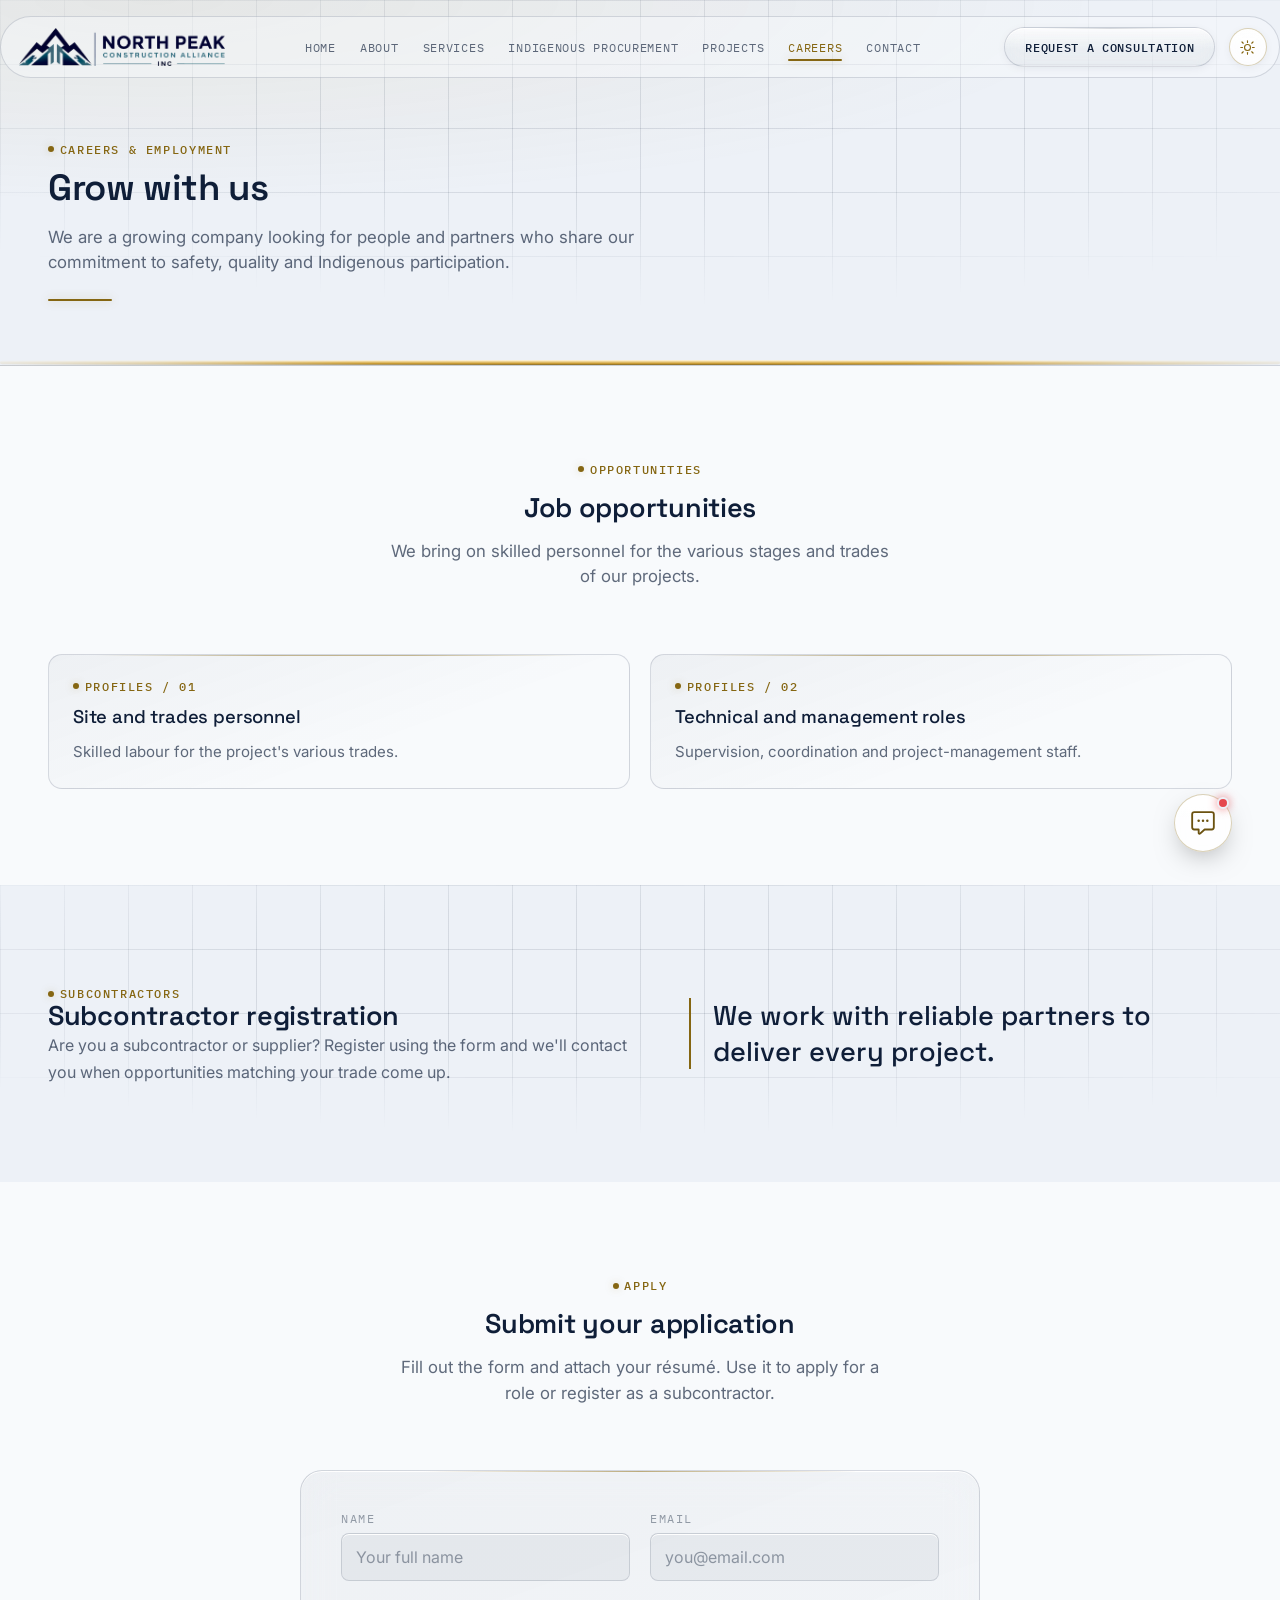
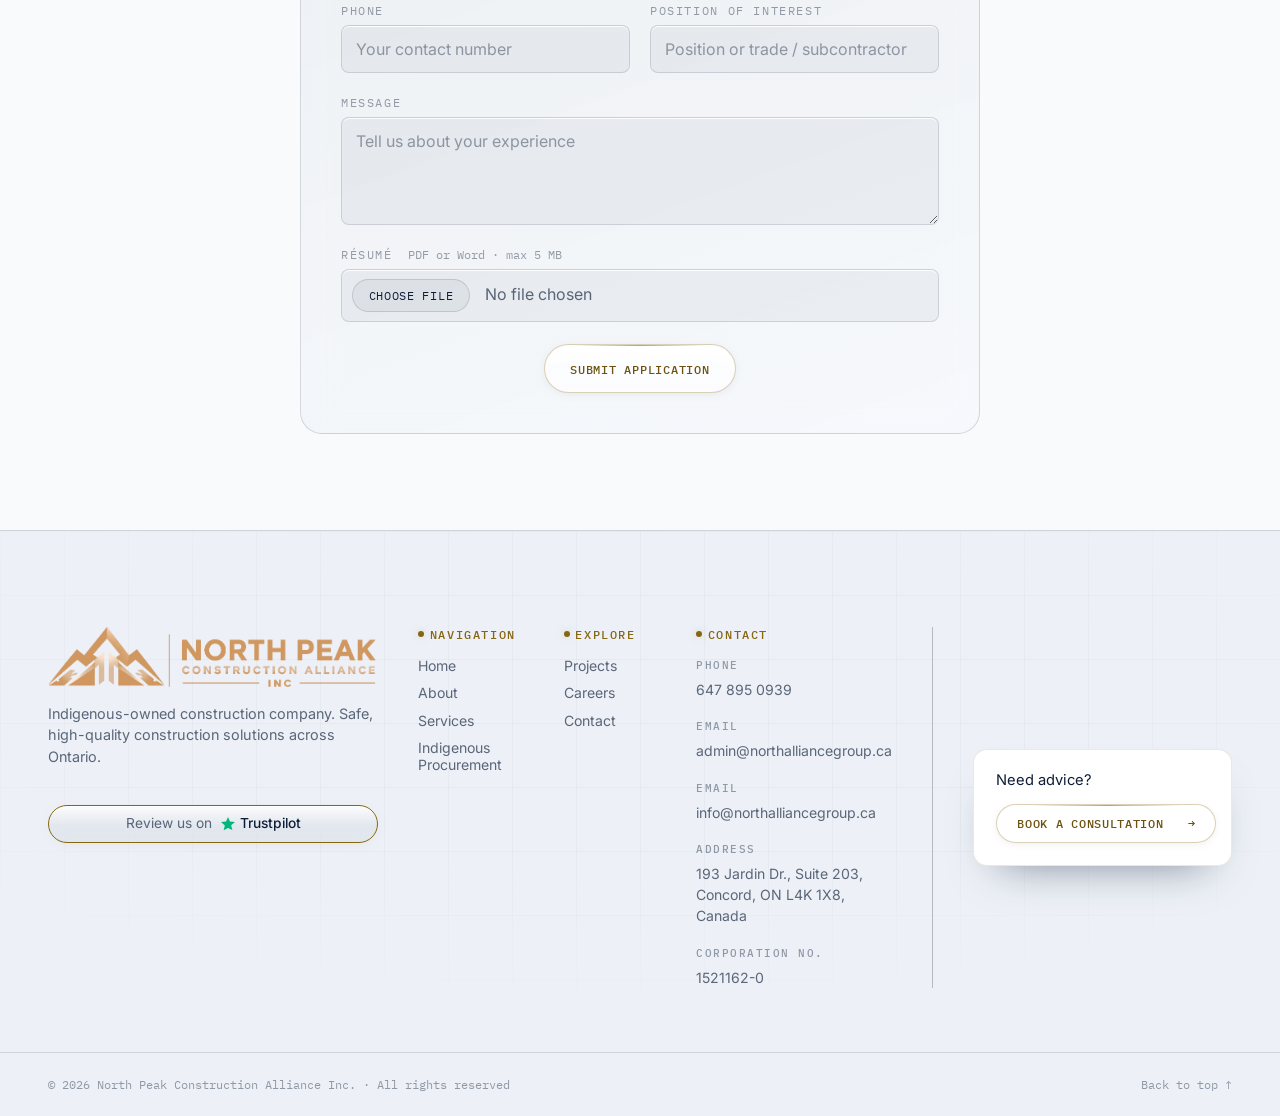
<file: carreras.html>
<!DOCTYPE html>
<html lang="en">
<head>
<meta charset="UTF-8">
<!-- Esta página se ha movido a una URL limpia. Se conserva el archivo
     antiguo para no romper enlaces ya compartidos: redirige al nuevo
     destino y le indica a Google cuál es la dirección canónica. -->
<link rel="canonical" href="https://northalliancegroup.ca/careers">
<meta http-equiv="refresh" content="0; url=/careers">
<meta name="robots" content="noindex">
<title>Redirecting…</title>
<script>window.location.replace('/careers' + window.location.hash);</script>
</head>
<body>
<p>This page has moved. <a href="/careers">Continue &rarr;</a></p>
</body>
</html>
</file>
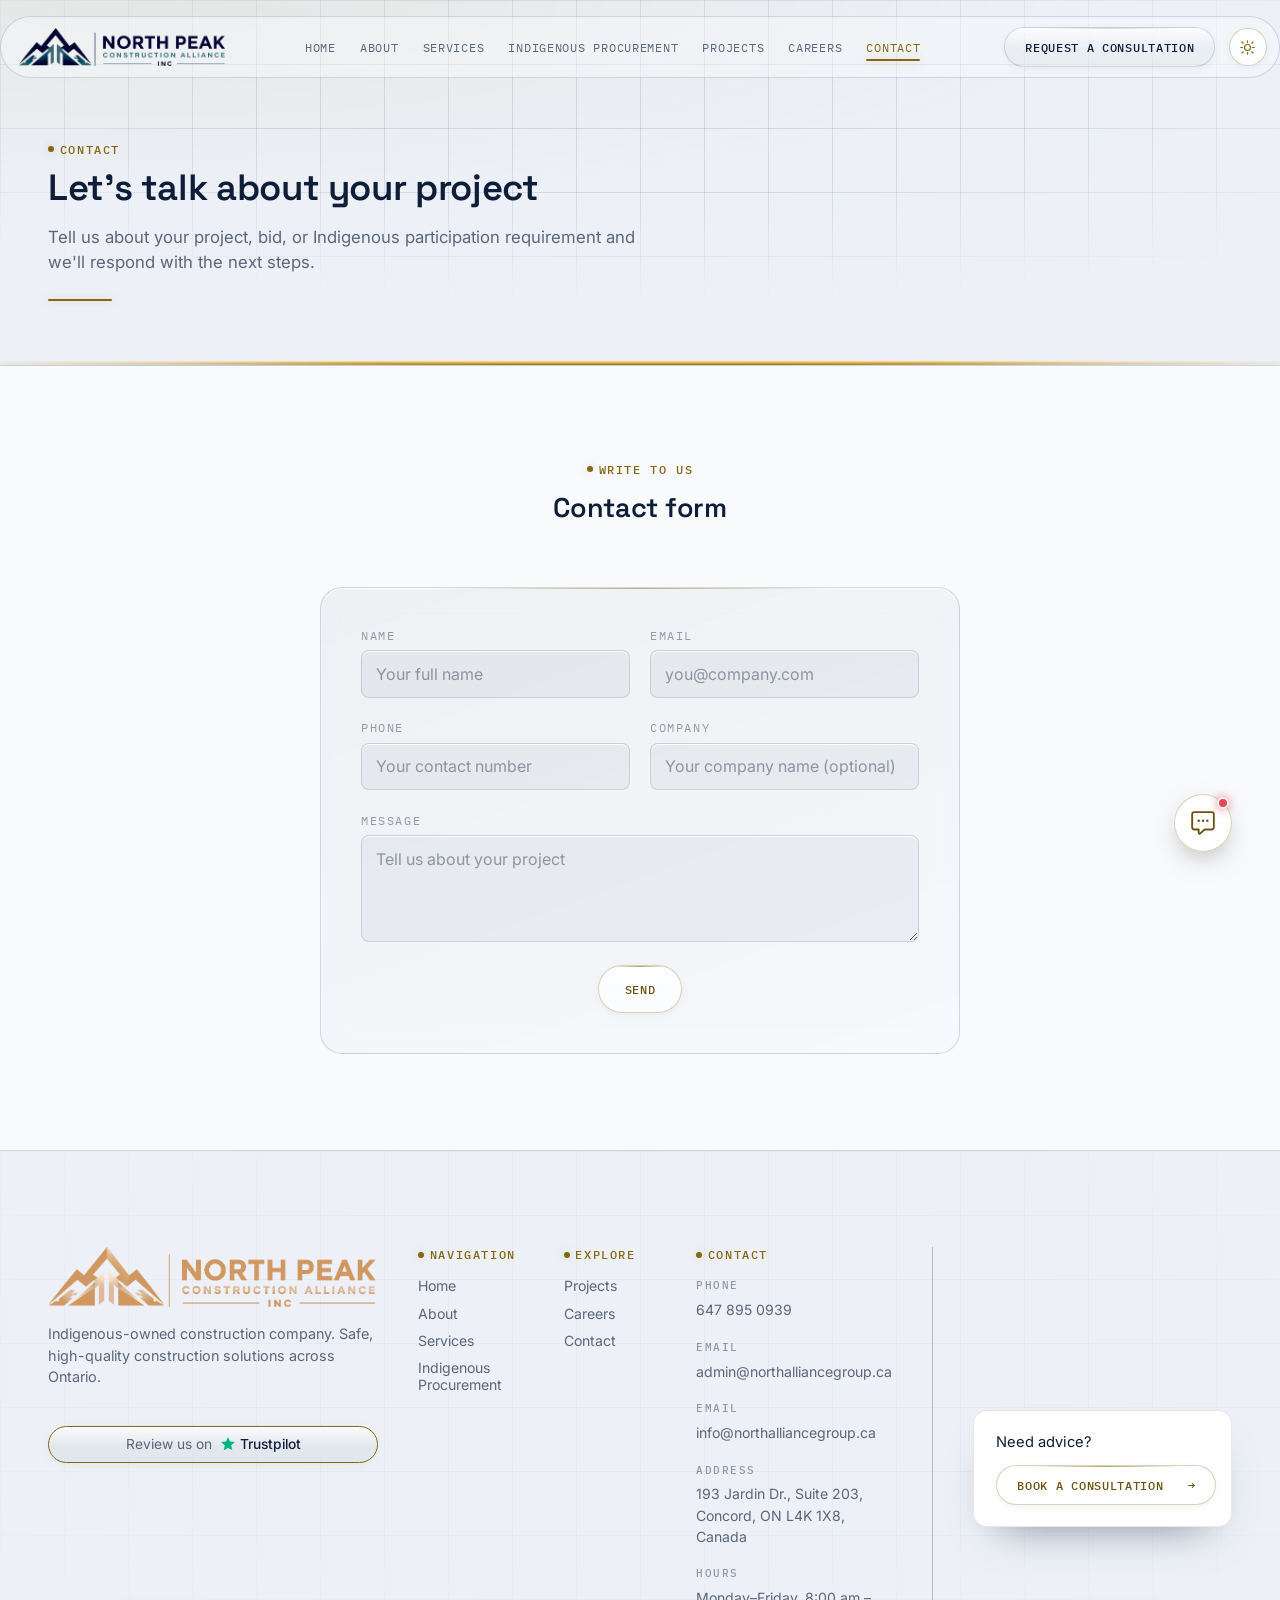
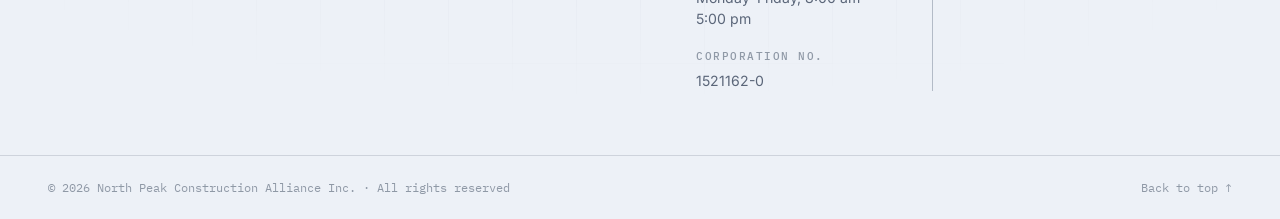
<file: contacto.html>
<!DOCTYPE html>
<html lang="en">
<head>
<meta charset="UTF-8">
<!-- Esta página se ha movido a una URL limpia. Se conserva el archivo
     antiguo para no romper enlaces ya compartidos: redirige al nuevo
     destino y le indica a Google cuál es la dirección canónica. -->
<link rel="canonical" href="https://northalliancegroup.ca/contact">
<meta http-equiv="refresh" content="0; url=/contact">
<meta name="robots" content="noindex">
<title>Redirecting…</title>
<script>window.location.replace('/contact' + window.location.hash);</script>
</head>
<body>
<p>This page has moved. <a href="/contact">Continue &rarr;</a></p>
</body>
</html>
</file>
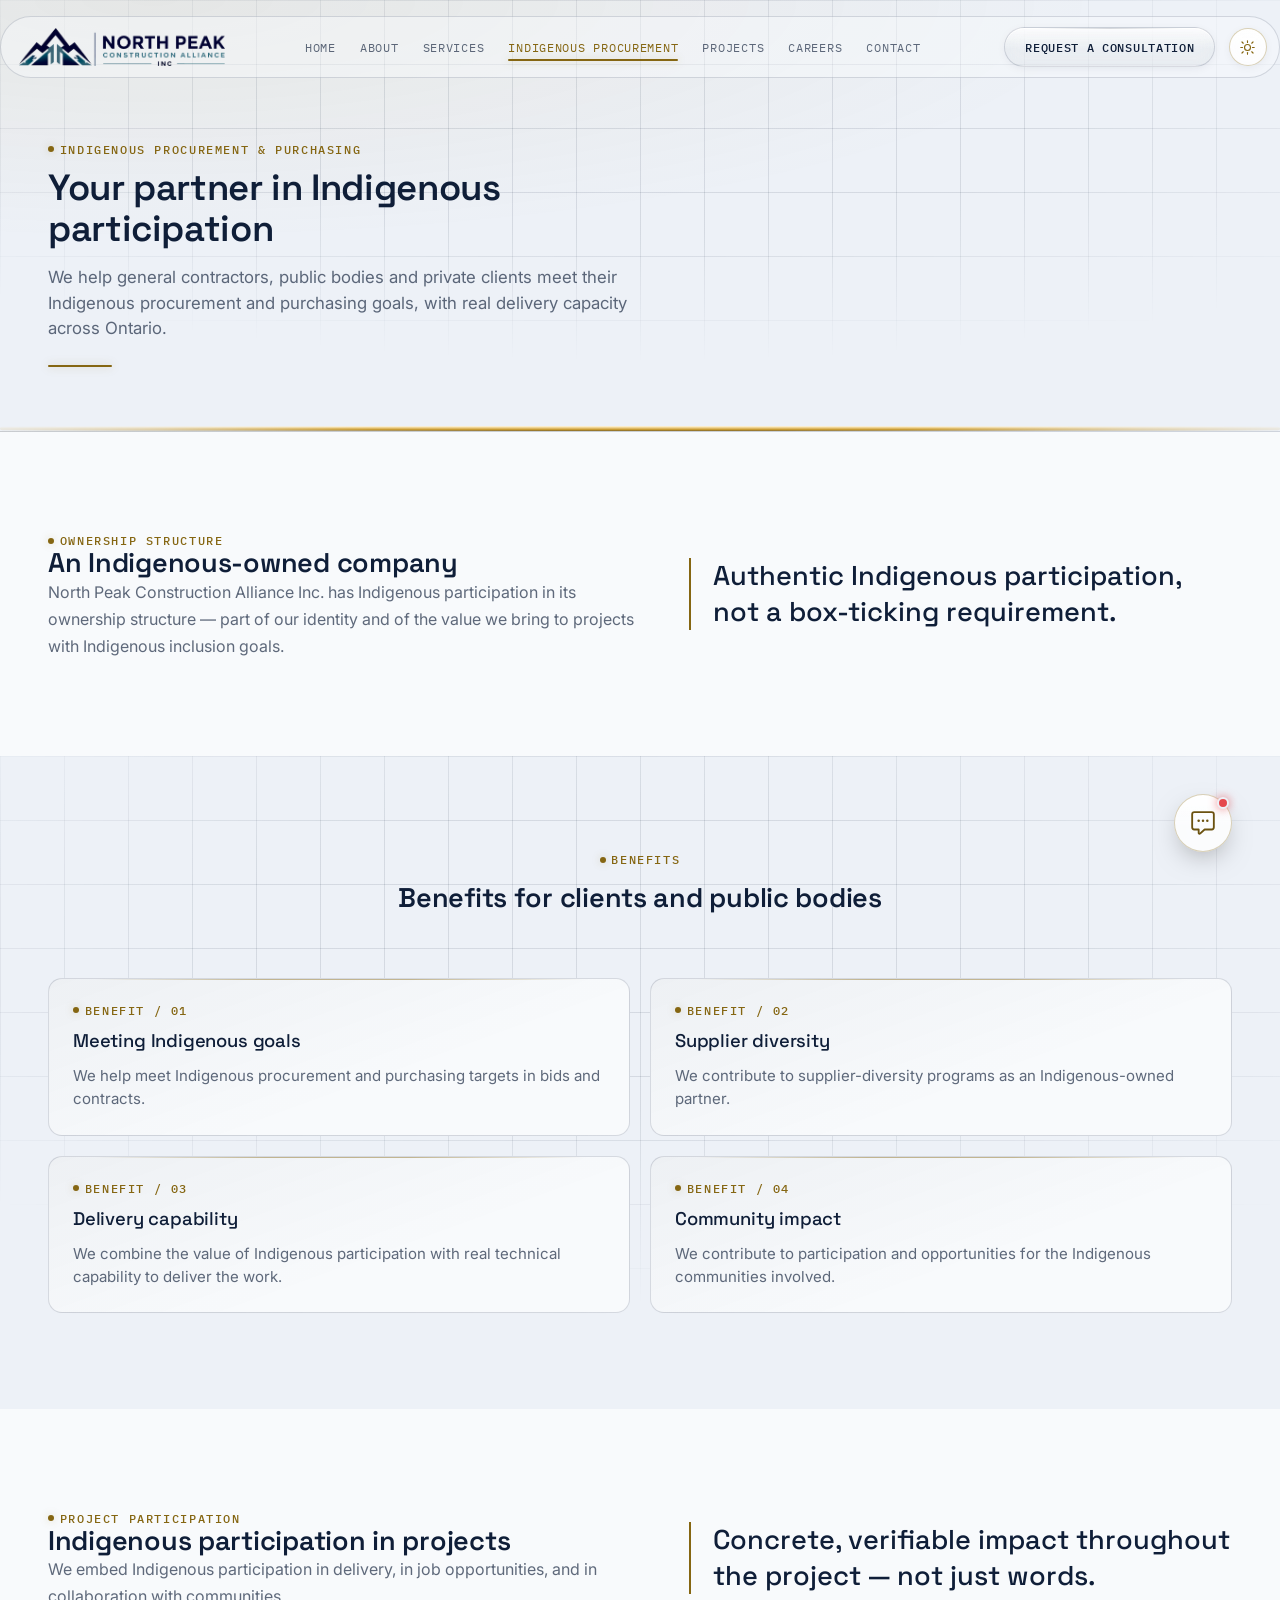
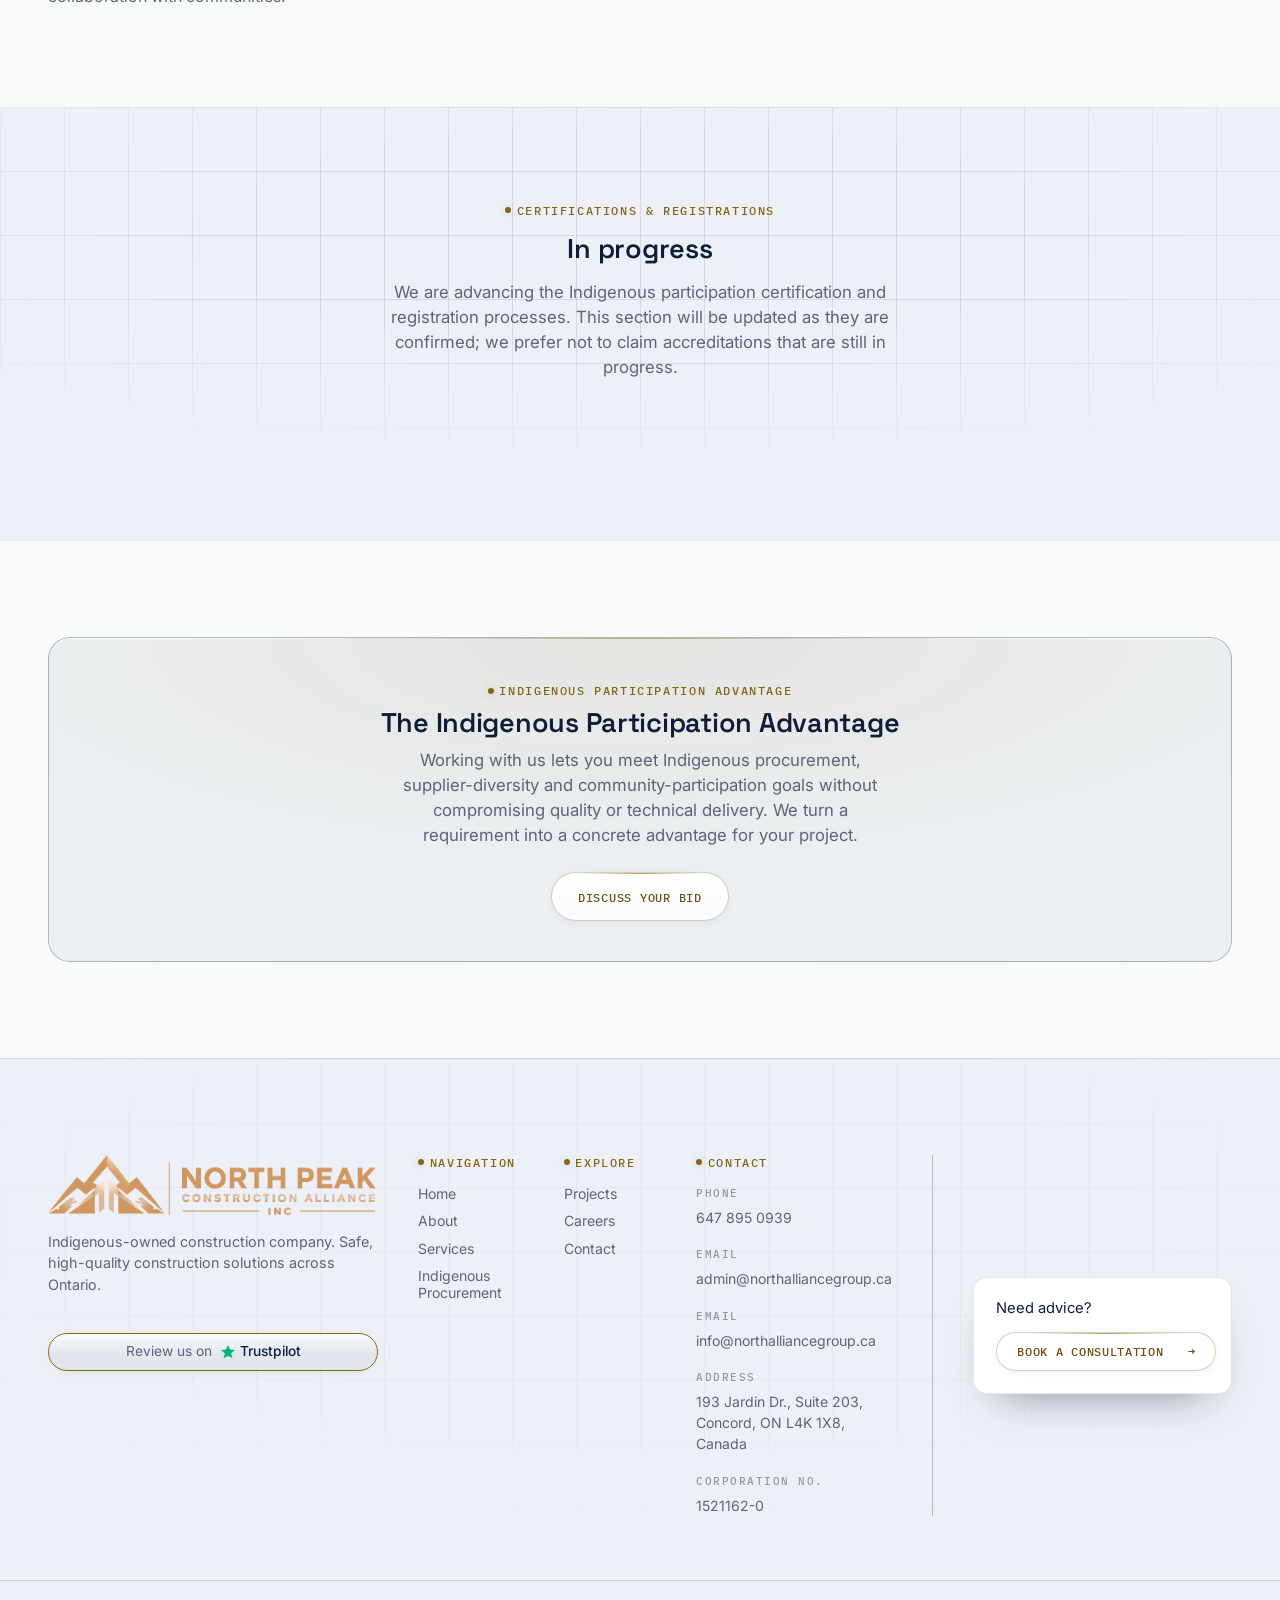
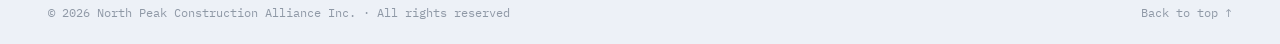
<file: contratacion-indigena.html>
<!DOCTYPE html>
<html lang="en">
<head>
<meta charset="UTF-8">
<!-- Esta página se ha movido a una URL limpia. Se conserva el archivo
     antiguo para no romper enlaces ya compartidos: redirige al nuevo
     destino y le indica a Google cuál es la dirección canónica. -->
<link rel="canonical" href="https://northalliancegroup.ca/indigenous-procurement">
<meta http-equiv="refresh" content="0; url=/indigenous-procurement">
<meta name="robots" content="noindex">
<title>Redirecting…</title>
<script>window.location.replace('/indigenous-procurement' + window.location.hash);</script>
</head>
<body>
<p>This page has moved. <a href="/indigenous-procurement">Continue &rarr;</a></p>
</body>
</html>
</file>
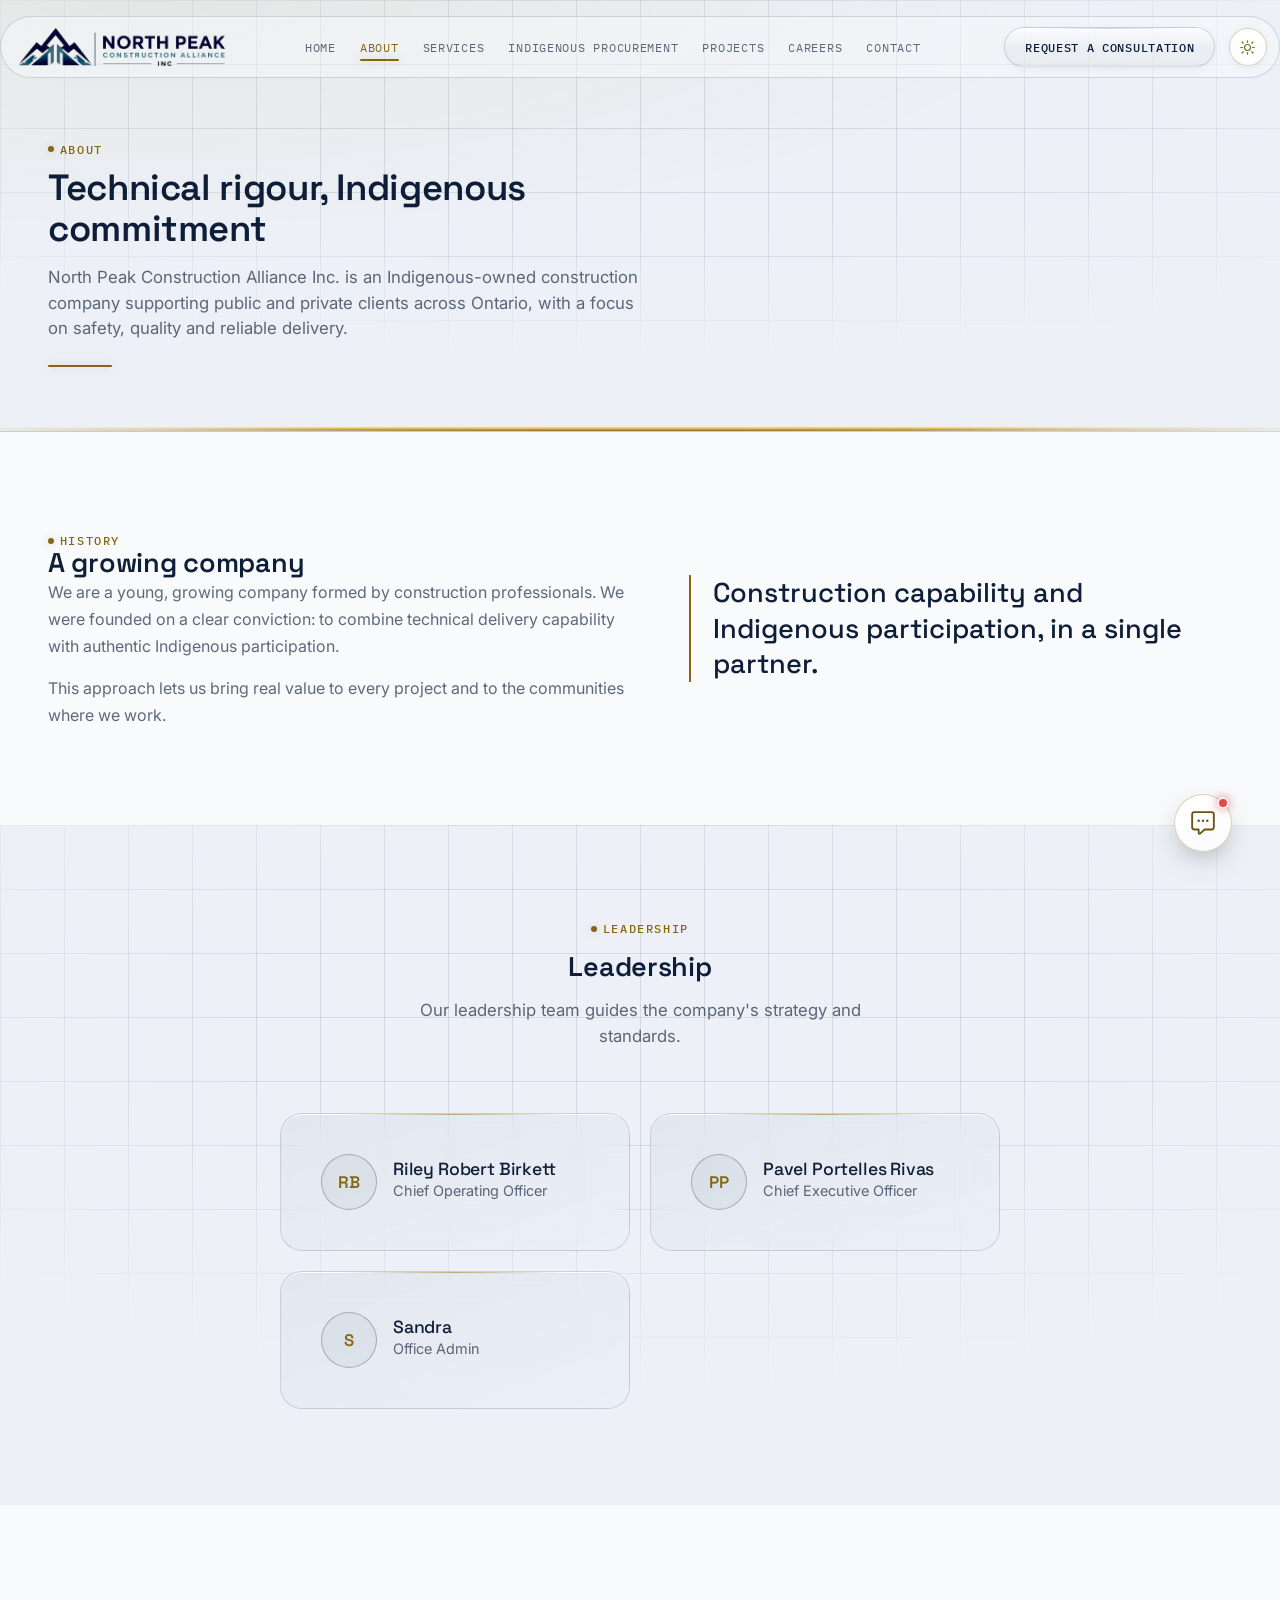
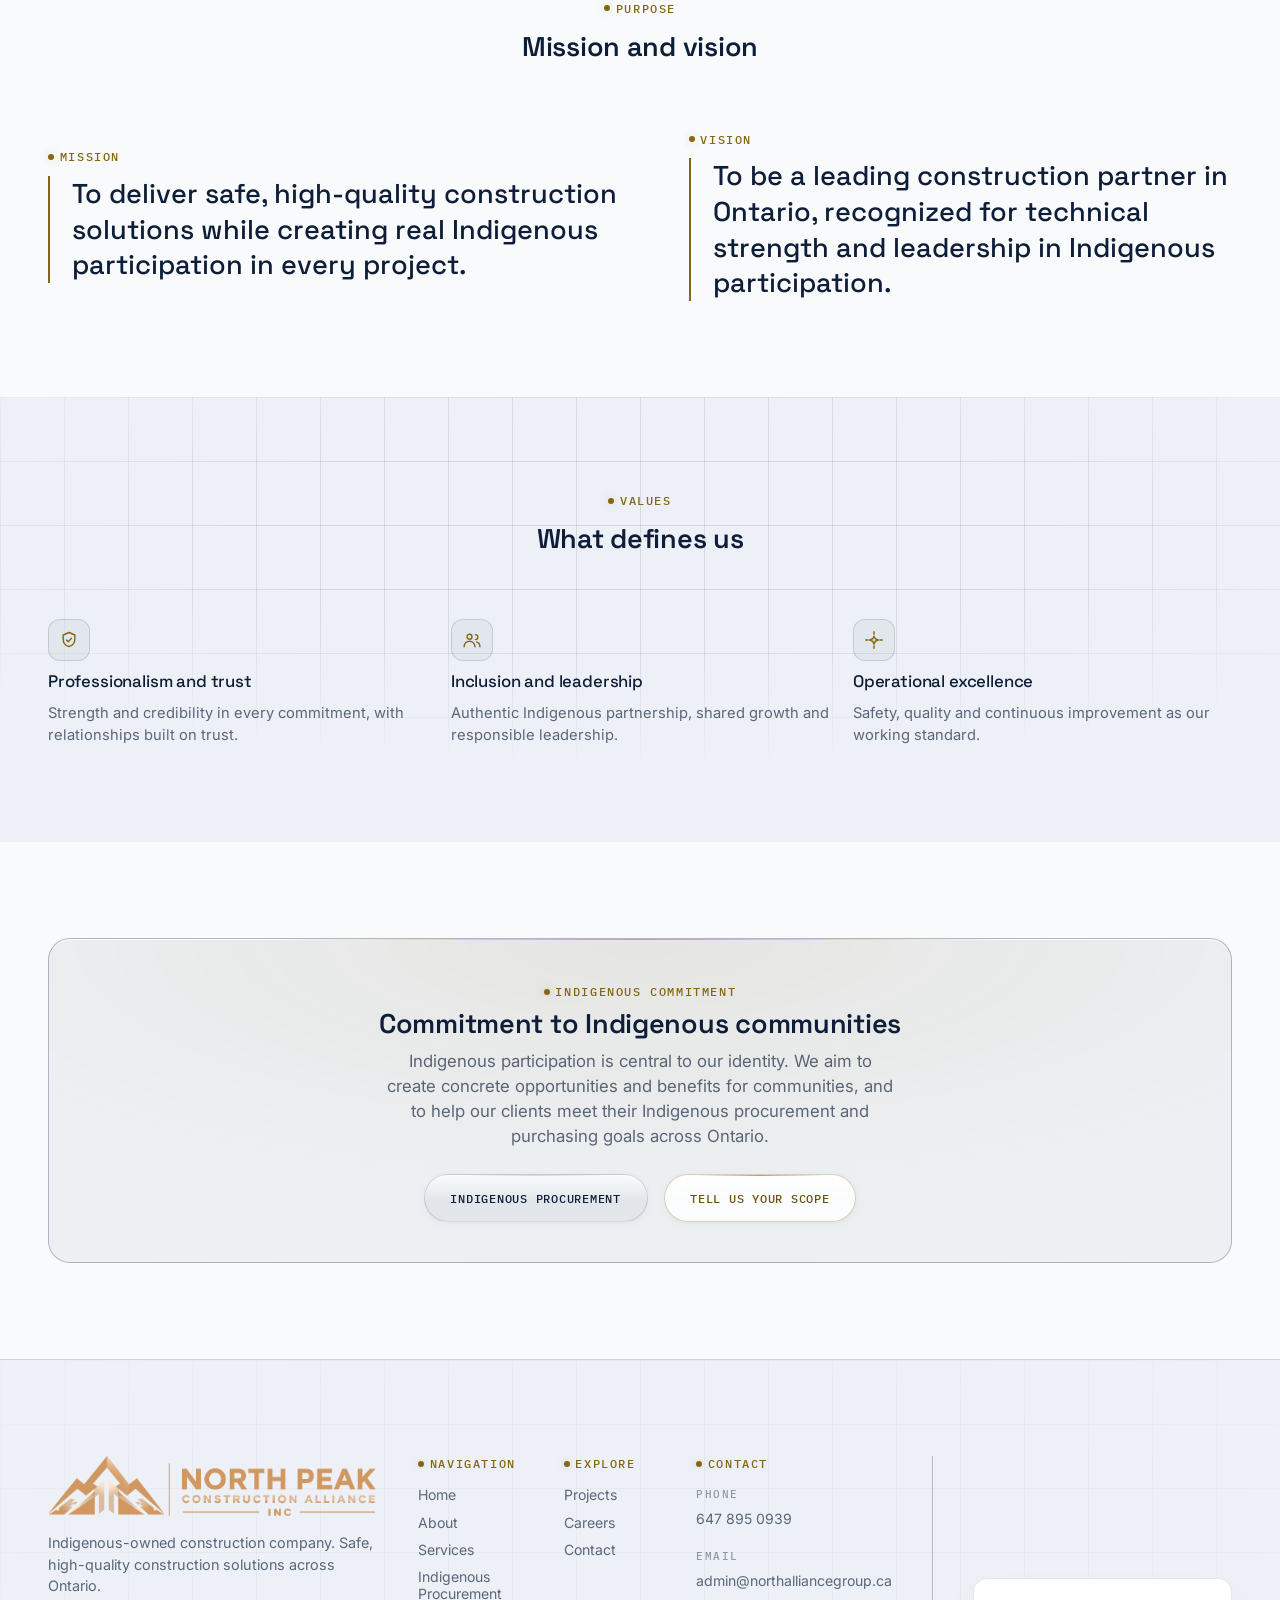
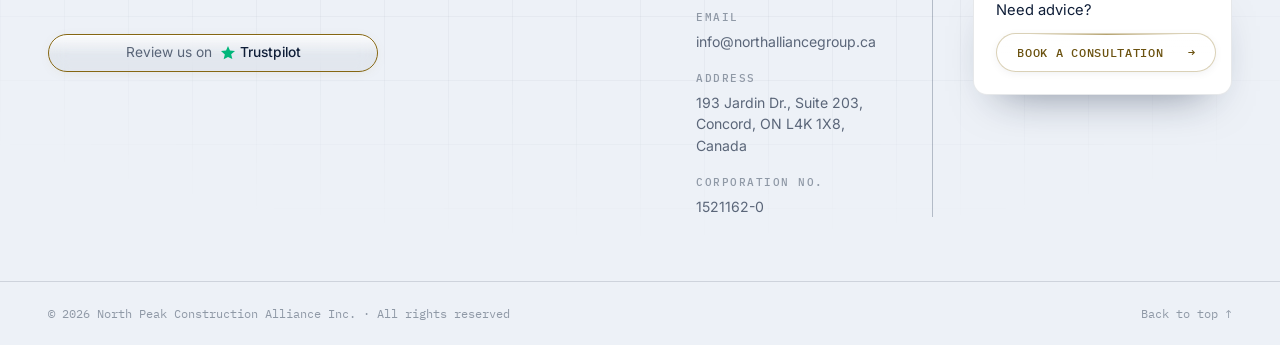
<file: nosotros.html>
<!DOCTYPE html>
<html lang="en">
<head>
<meta charset="UTF-8">
<!-- Esta página se ha movido a una URL limpia. Se conserva el archivo
     antiguo para no romper enlaces ya compartidos: redirige al nuevo
     destino y le indica a Google cuál es la dirección canónica. -->
<link rel="canonical" href="https://northalliancegroup.ca/about">
<meta http-equiv="refresh" content="0; url=/about">
<meta name="robots" content="noindex">
<title>Redirecting…</title>
<script>window.location.replace('/about' + window.location.hash);</script>
</head>
<body>
<p>This page has moved. <a href="/about">Continue &rarr;</a></p>
</body>
</html>
</file>
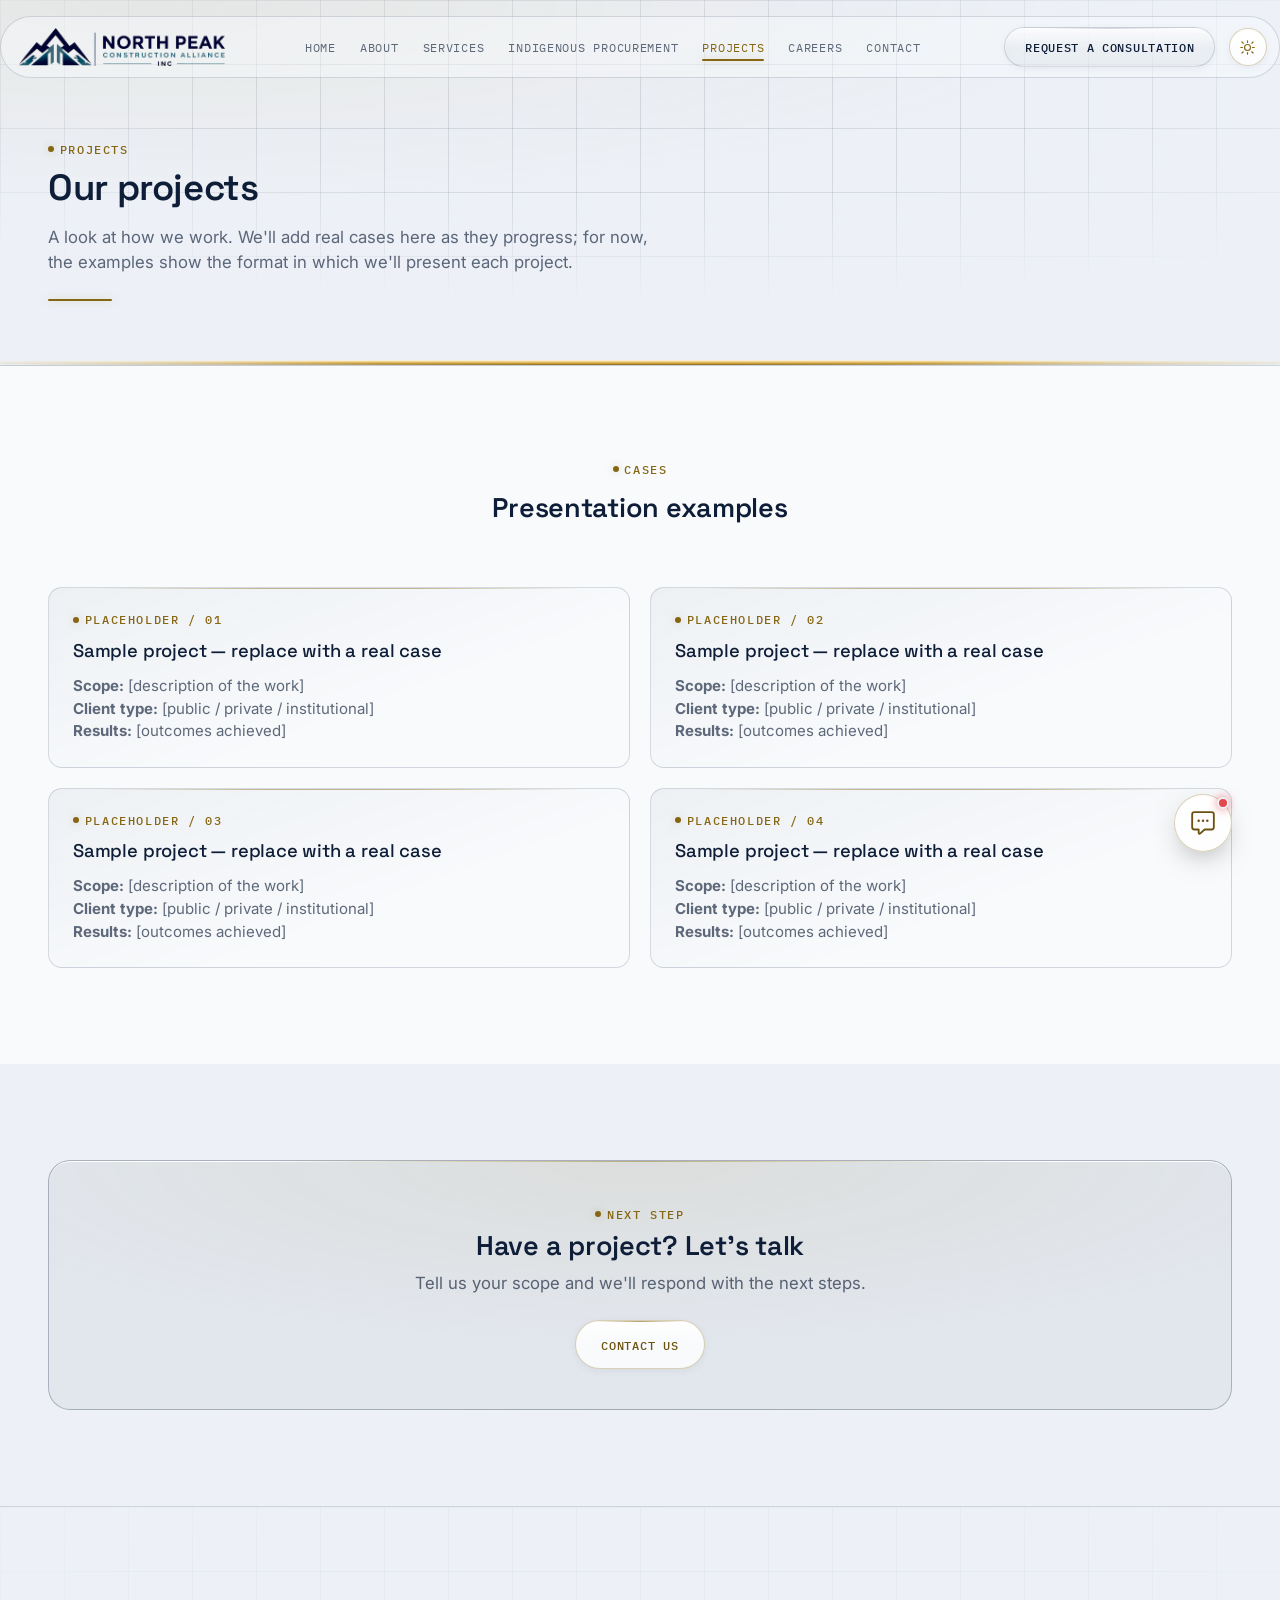
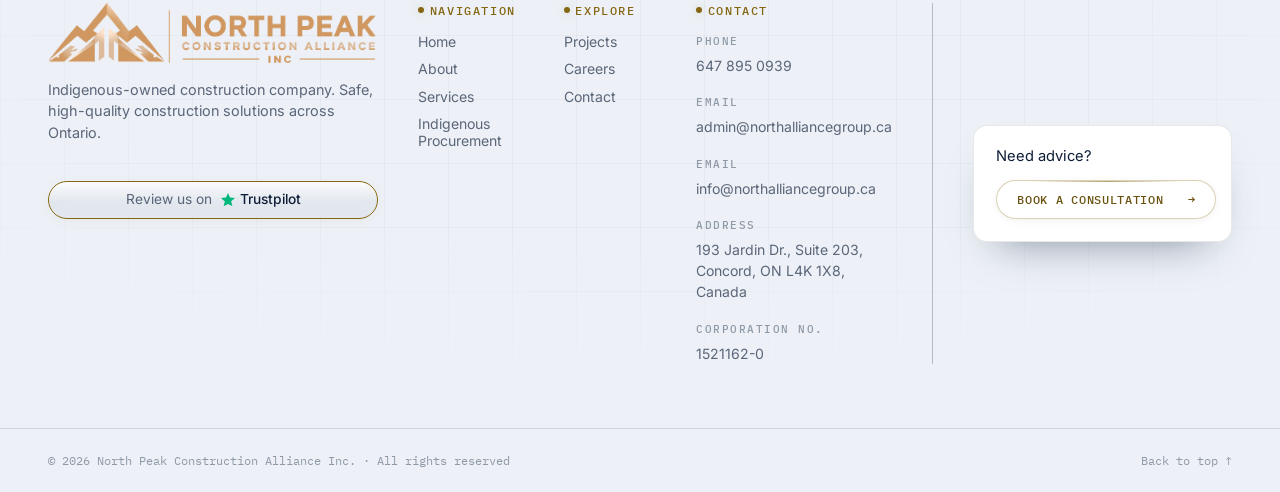
<file: proyectos.html>
<!DOCTYPE html>
<html lang="en">
<head>
<meta charset="UTF-8">
<!-- Esta página se ha movido a una URL limpia. Se conserva el archivo
     antiguo para no romper enlaces ya compartidos: redirige al nuevo
     destino y le indica a Google cuál es la dirección canónica. -->
<link rel="canonical" href="https://northalliancegroup.ca/projects">
<meta http-equiv="refresh" content="0; url=/projects">
<meta name="robots" content="noindex">
<title>Redirecting…</title>
<script>window.location.replace('/projects' + window.location.hash);</script>
</head>
<body>
<p>This page has moved. <a href="/projects">Continue &rarr;</a></p>
</body>
</html>
</file>
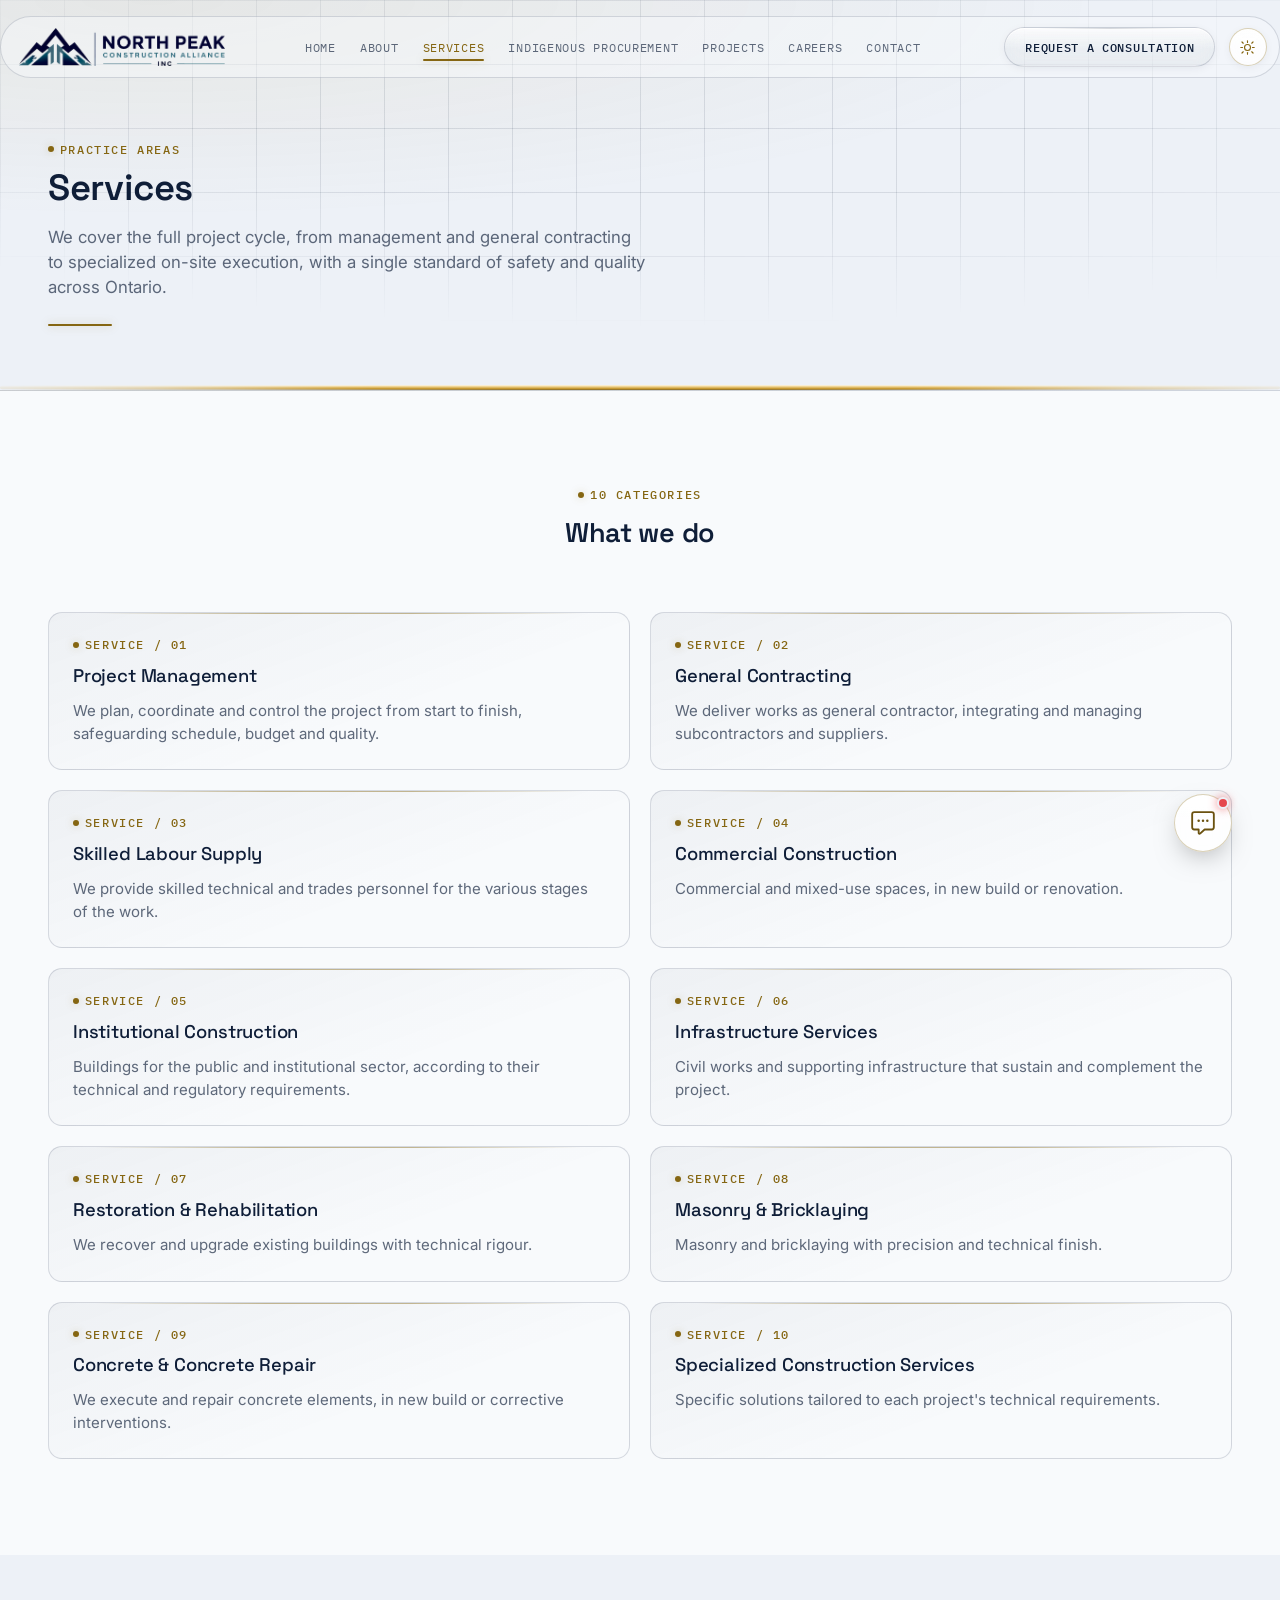
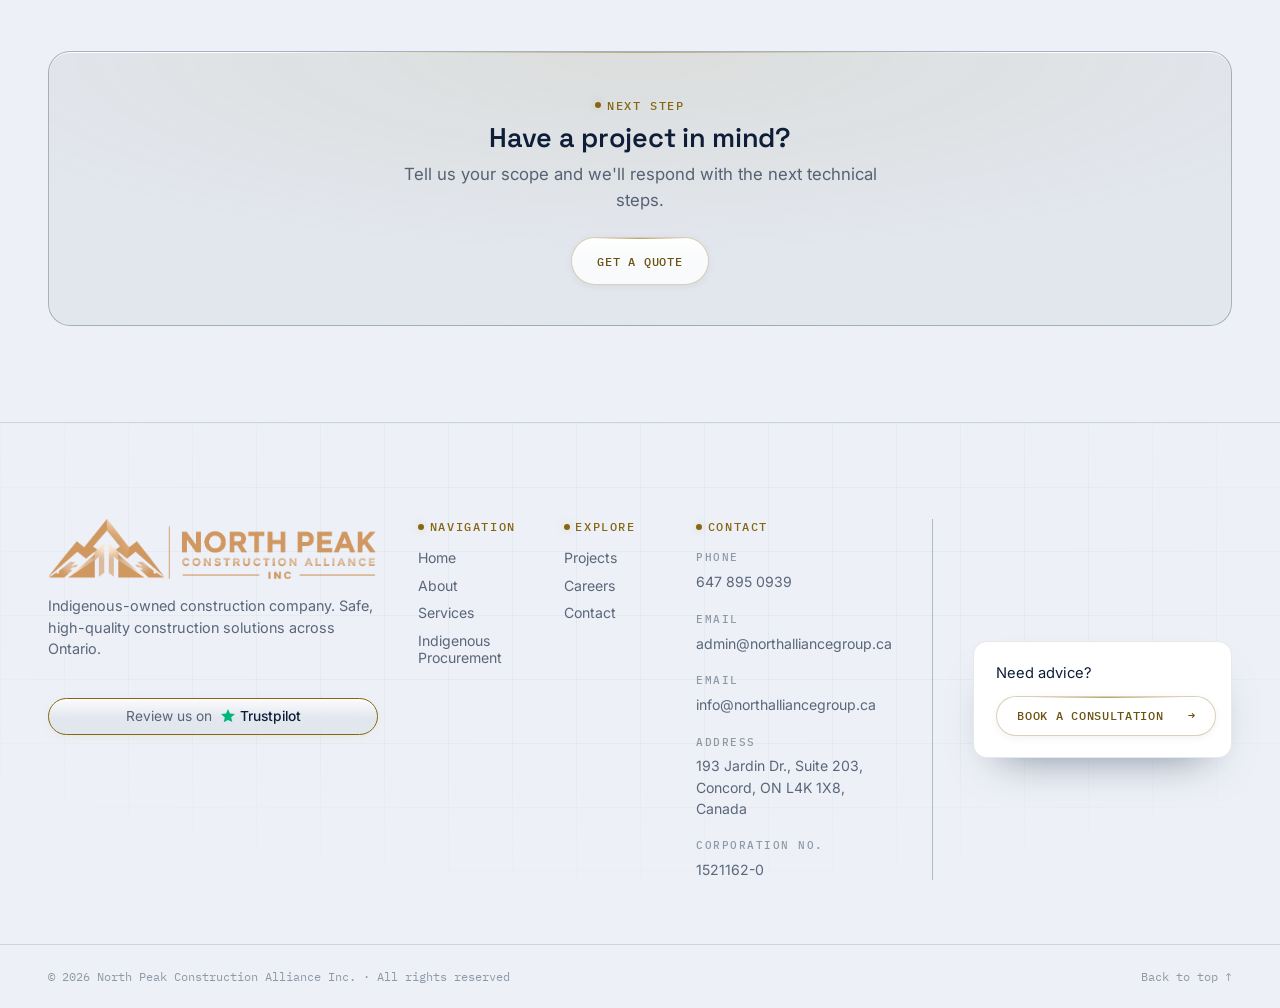
<file: servicios.html>
<!DOCTYPE html>
<html lang="en">
<head>
<meta charset="UTF-8">
<!-- Esta página se ha movido a una URL limpia. Se conserva el archivo
     antiguo para no romper enlaces ya compartidos: redirige al nuevo
     destino y le indica a Google cuál es la dirección canónica. -->
<link rel="canonical" href="https://northalliancegroup.ca/services">
<meta http-equiv="refresh" content="0; url=/services">
<meta name="robots" content="noindex">
<title>Redirecting…</title>
<script>window.location.replace('/services' + window.location.hash);</script>
</head>
<body>
<p>This page has moved. <a href="/services">Continue &rarr;</a></p>
</body>
</html>
</file>
<file: css/tokens.css>
/* ═══════════════════════════════════════════════════════════
   TOKENS.CSS — Sistema de diseño — "Navy & Gold"
   ───────────────────────────────────────────────────────────
   DIRECCIÓN DE COLOR (importante para entender el resto):

   El logotipo aprobado por el cliente es azul marino + gris acero
   + blanco (es, literalmente, la Opción A del brief). El sitio
   estaba construido sobre la Opción C (negro / dorado / blanco),
   con TODOS los neutros en tono cálido (crema, marrón-negro). Un
   logo frío rodeado de neutros cálidos se lee como un objeto
   pegado encima — ese era el choque visual.

   Solución: se casan ambas paletas. El AZUL MARINO pasa a ser el
   color ESTRUCTURAL (fondos, texto, bordes, cristal) y el DORADO
   queda como ACENTO real (botones, readouts, líneas, glows). Es la
   combinación clásica de autoridad institucional — la adecuada para
   una constructora que va a licitaciones públicas.

   NOTA: la variable de acento se sigue llamando --cyan por
   compatibilidad con el resto del CSS. Su VALOR es dorado. No
   renombrar: está referenciada en todos los archivos.
═══════════════════════════════════════════════════════════ */

:root {

  /* ─── Superficie base (negro azulado — familia del logo) ─── */
  --void:            #070C16;
  --void-soft:       #0D1524;
  --void-elevated:   #16203A;

  /* ─── Cristal (tinte azul frío) ─── */
  --glass-fill:       rgba(150, 180, 235, 0.06);
  --glass-fill-hover: rgba(150, 180, 235, 0.11);
  --glass-border:     rgba(150, 180, 235, 0.17);
  --glass-border-strong: rgba(150, 180, 235, 0.32);
  --glass-blur:       18px;
  --glass-blur-sm:    10px;

  /* ─── Acento dorado (--cyan por compatibilidad) ─── */
  --cyan:             #D9B863;
  --cyan-dim:         rgba(217, 184, 99, 0.5);
  --cyan-glow:        rgba(217, 184, 99, 0.22);
  --amber:            #C09A3E;
  --amber-dim:        rgba(192, 154, 62, 0.55);

  /* ─── Texto (blanco frío) ─── */
  --text-primary:     #E8EEF9;
  --text-dim:         rgba(232, 238, 249, 0.66);
  --text-faint:       rgba(232, 238, 249, 0.40);
  --text-on-cyan:     #0A1224;

  /* ─── Líneas ─── */
  --rule:             rgba(150, 180, 235, 0.15);
  --rule-strong:      rgba(150, 180, 235, 0.27);

  /* ─── Tipografía ─── */
  --font-display: 'Space Grotesk', 'Helvetica Neue', sans-serif;
  --font-body:    'Inter', -apple-system, BlinkMacSystemFont, sans-serif;
  --font-mono:    'IBM Plex Mono', ui-monospace, SFMono-Regular, monospace;

  --fs-h1:    clamp(1.85rem, 1.1vw + 1.4rem, 2.5rem);
  --fs-h2:    clamp(1.4rem, 0.8vw + 1.05rem, 1.8rem);
  --fs-h3:    clamp(1.02rem, 0.35vw + 0.95rem, 1.15rem);
  --fs-lede:  clamp(0.98rem, 0.25vw + 0.92rem, 1.05rem);
  --fs-body:  1rem;
  --fs-label: 0.72rem;

  --lh-tight:   1.12;
  --lh-normal:  1.5;
  --lh-relaxed: 1.7;

  --ls-label: 0.14em;

  /* ─── Espaciado / grid ─── */
  --gutter:        clamp(1.25rem, 4vw, 3rem);
  --container-max: 1280px;

  --space-1: 0.5rem;
  --space-2: 1rem;
  --space-3: 1.5rem;
  --space-4: 2.5rem;
  --space-5: 4rem;
  --space-6: 6rem;

  /* ─── Bordes / radios ─── */
  --radius-sm: 8px;
  --radius-md: 14px;
  --radius-lg: 22px;
  --radius-pill: 999px;

  /* ═══ MOVIMIENTO ═══
     Tres curvas, cada una con un trabajo distinto. El `ease` por
     defecto del navegador (que el CSS usaba en 20 sitios) es plano y
     sin carácter: acelera y frena por igual, y por eso todo se siente
     genérico. Estas curvas arrancan rápido y frenan despacio, que es
     como se mueven las cosas en el mundo real.

     --ease-out  → LO HABITUAL. Hovers, colores, bordes. Arranca de
                   golpe y frena suave: el usuario percibe respuesta
                   INMEDIATA, que es lo que hace que una interfaz se
                   sienta rápida.
     --ease      → Entradas y movimientos grandes. Frenado muy marcado
                   (completa el 90% del recorrido en el primer tercio).
     --ease-soft → Movimientos continuos y suaves, sin protagonismo. */
  --ease:      cubic-bezier(0.16, 1, 0.3, 1);
  --ease-out:  cubic-bezier(0.22, 1, 0.36, 1);
  --ease-soft: cubic-bezier(0.4, 0, 0.2, 1);

  /* ═══ DURACIONES ═══
     Contraintuitivo pero cierto: RÁPIDO se siente CARO.
     Un hover de 300ms se percibe lento y pesado; a 140ms se siente
     instantáneo y sólido. Las duraciones largas se reservan para
     movimientos grandes, donde la distancia justifica el tiempo. */
  --dur-fast:  140ms;   /* hovers, colores, bordes — respuesta inmediata */
  --dur-base:  260ms;   /* paneles, menús, cambios de estado */
  --dur-slow:  500ms;   /* movimientos amplios */
  --dur-reveal: 700ms;  /* entrada al hacer scroll (antes: 1.3s, pesadísimo) */

  /* ─── Superficies traslúcidas (rgba(var(--x-rgb), alpha)) ─── */
  --surface-rgb:   13, 21, 36;
  --overlay-rgb:    7, 12, 22;
  --radial-accent: rgba(217, 184, 99, 0.10);
  --grid-line:     rgba(150, 180, 235, 0.07);
  /* Cristal del botón primario. El dorado va en el texto y en la luz
     del borde, nunca en el relleno: de ahí la sensación de calidad. */
  --btn-glass:     rgba(10, 18, 34, 0.72);
  --btn-text:      #E8C87A;   /* dorado claro: sobre cristal OSCURO */
  --btn-edge:      rgba(217, 184, 99, 0.35);
  --btn-sheen:            rgba(255, 255, 255, 0.06);  /* brillo superior */
  --btn-inner-light:      rgba(255, 255, 255, 0.10);
  --btn-inner-light-hover:rgba(255, 255, 255, 0.16);
  --btn-drop:             rgba(0, 0, 0, 0.40);        /* sombra proyectada */
  --btn-drop-hover:       rgba(0, 0, 0, 0.55);
  --btn-ghost-light:      rgba(255, 255, 255, 0.65);  /* luz del ghost: neutra */
  --btn-ghost-glow:       rgba(255, 255, 255, 0.07);

  /* ─── Capas ─── */
  --z-header:      100;
  --z-cta:         90;
  --z-hero-content: 5;
}

/* ═══════════════════════════════════════════════════════════
   MODO CLARO — [data-theme="light"] en <html>.
   ───────────────────────────────────────────────────────────
   Neutros FRÍOS (blanco perla / gris azulado), no crema cálida:
   así el azul marino del logo se asienta de forma natural en vez
   de leerse como un cuerpo extraño. El texto principal ES azul
   marino — el mismo tono del logo — lo que convierte al logotipo
   en el ancla cromática de la página, no en la excepción.
   El dorado se oscurece a bronce para conservar contraste AA
   sobre fondo claro, y se usa con moderación: es acento, no relleno.
═══════════════════════════════════════════════════════════ */
html[data-theme="light"] {
  --void:            #EDF1F7;
  --void-soft:       #F8FAFC;
  --void-elevated:   #DFE6F0;

  /* Cristal con tinte AZUL (antes marrón): unifica con el logo */
  --glass-fill:       rgba(15, 32, 62, 0.045);
  --glass-fill-hover: rgba(15, 32, 62, 0.09);
  --glass-border:     rgba(15, 32, 62, 0.15);
  --glass-border-strong: rgba(15, 32, 62, 0.28);

  /* Dorado → bronce profundo: mantiene el carácter de la Opción C
     con el contraste que exige un fondo claro. */
  --cyan:             #856612;
  --cyan-dim:         rgba(138, 106, 20, 0.55);
  --cyan-glow:        rgba(138, 106, 20, 0.15);
  --amber:            #705411;
  --amber-dim:        rgba(112, 84, 17, 0.5);

  /* Texto en AZUL MARINO — el mismo del logotipo */
  --text-primary:     #0F1E38;
  --text-dim:         rgba(15, 30, 56, 0.66);
  --text-faint:       rgba(15, 30, 56, 0.42);
  --text-on-cyan:     #FFFFFF;

  --rule:             rgba(15, 32, 62, 0.14);
  --rule-strong:      rgba(15, 32, 62, 0.26);

  --surface-rgb:      248, 250, 252;
  --overlay-rgb:      237, 241, 247;
  --radial-accent:    rgba(138, 106, 20, 0.08);
  --grid-line:        rgba(15, 32, 62, 0.11);
  /* Cristal CLARO para el tema claro: blanco translúcido con un velo
     cálido. El dorado sigue en el texto y la luz del borde, igual que
     en oscuro, pero sobre una base clara — así el botón pertenece a su
     tema en vez de parecer un recorte del modo oscuro. */
  --btn-glass:        rgba(255, 255, 255, 0.78);
  --btn-text:         #6B5210;   /* bronce oscuro: sobre cristal CLARO, legible */
  --btn-edge:         rgba(133, 102, 18, 0.30);
  /* En claro las sombras son AZULES SUAVES, no negras: una sombra negra
     sobre fondo perla ensucia y delata el "modo oscuro mal adaptado". */
  --btn-sheen:            rgba(255, 255, 255, 0.85);
  --btn-inner-light:      rgba(255, 255, 255, 0.95);
  --btn-inner-light-hover:rgba(255, 255, 255, 1);
  --btn-drop:             rgba(15, 30, 56, 0.12);
  --btn-drop-hover:       rgba(15, 30, 56, 0.20);
  --btn-ghost-light:      rgba(15, 30, 56, 0.35);     /* luz del ghost en claro */
  --btn-ghost-glow:       rgba(15, 30, 56, 0.05);
}
</file>
<file: css/style.css>
/* ═══════════════════════════════════════════════
   ETEXCA — style.css
   ───────────────────────────────────────────────
   Responsabilidad única: reset + tipografía base.
   Tokens en tokens.css, estructura en layout.css,
   header en header.css, componentes en components.css.
═══════════════════════════════════════════════ */

*, *::before, *::after {
  box-sizing: border-box;
  margin: 0;
  padding: 0;
}

html {
  scroll-behavior: smooth;
  font-size: 16px;
}

body {
  font-family: var(--font-body);
  background: var(--void);
  color: var(--text-primary);
  overflow-x: hidden;
  -webkit-font-smoothing: antialiased;
  transition: background-color 0.4s ease, color 0.4s ease;
}

img { max-width: 100%; display: block; }
a { color: inherit; }
button { font-family: inherit; cursor: pointer; }

::selection {
  background: var(--cyan-glow);
  color: var(--text-primary);
}

/* ═══════════════════════════════════════════════
   TIPOGRAFÍA BASE
═══════════════════════════════════════════════ */
h1, h2, h3, h4 {
  font-family: var(--font-display);
  line-height: var(--lh-tight);
  letter-spacing: -0.01em;
}

h1 { font-size: var(--fs-h1); font-weight: 600; }
h2 { font-size: var(--fs-h2); font-weight: 600; }
h3 { font-size: var(--fs-h3); font-weight: 500; }

p {
  font-size: var(--fs-body);
  line-height: var(--lh-relaxed);
}

.lede {
  font-size: var(--fs-lede);
  line-height: var(--lh-normal);
  color: var(--text-dim);
  max-width: 46ch;
}

/* Readout mono: etiquetas técnicas tipo "visor BIM" — coordenadas,
   escalas, referencias de sección. Sustituye a la numeración § */
.readout {
  font-family: var(--font-mono);
  font-size: var(--fs-label);
  font-weight: 500;
  letter-spacing: var(--ls-label);
  text-transform: uppercase;
  color: var(--cyan);
  display: inline-flex;
  align-items: center;
  gap: 0.5em;
}

.readout::before {
  content: '';
  width: 6px;
  height: 6px;
  border-radius: 50%;
  background: var(--cyan);
  box-shadow: 0 0 8px 1px var(--cyan-glow);
  flex-shrink: 0;
}

.meta-label {
  font-family: var(--font-mono);
  font-size: var(--fs-label);
  font-weight: 500;
  letter-spacing: var(--ls-label);
  text-transform: uppercase;
  color: var(--text-faint);
}

/* ═══════════════════════════════════════════════
   ACCESIBILIDAD
═══════════════════════════════════════════════ */
a:focus-visible,
button:focus-visible,
input:focus-visible,
textarea:focus-visible {
  outline: 2px solid var(--cyan);
  outline-offset: 3px;
  border-radius: 4px;
}

@media (prefers-reduced-motion: reduce) {
  html { scroll-behavior: auto; }
  body { transition: none; }
  * { animation-duration: 0.01ms !important; transition-duration: 0.01ms !important; }
}
</file>
<file: css/layout.css>
/* ═══════════════════════════════════════════════
   ETEXCA — layout.css
   ───────────────────────────────────────────────
   Responsabilidad única: estructura de página — contenedores,
   secciones full-bleed, hero/banner con imagen, textura de
   retícula ("blueprint grid") y el elemento firma: brackets de
   viewport tipo software BIM/CAD alrededor de paneles de cristal.

   PRINCIPIO CLAVE (hero + banner): la página se adapta a la
   imagen, no al revés. hero-bg.webp y servicios-bg.webp miden
   1600×667 px reales (ratio 2.398:1 — fijo, no se toca). Los
   marcos .hero__frame / .banner__frame usan
   `aspect-ratio: 1600 / 667`, EXACTAMENTE esa proporción, así
   que object-fit:cover nunca tiene que recortar ni un píxel: el
   marco y la imagen siempre tienen la misma forma, en cualquier
   ancho de pantalla. No hay huecos porque no hay descuadre que
   rellenar, y no hay zoom porque no hace falta agrandar nada
   para tapar bordes.
═══════════════════════════════════════════════ */

/* Nada puede desbordar a lo ancho: si algo se pasa un pixel, el móvil
   permite arrastrar la página a los lados y todo "se rompe". */
html,
body { overflow-x: clip; }

.container {
  max-width: var(--container-max);
  margin: 0 auto;
  padding-left: var(--gutter);
  padding-right: var(--gutter);
}

/* ─── Reveal al hacer scroll (js/main.js via IntersectionObserver) ─── */
.reveal {
  opacity: 0;
  transform: translateY(30px);
  /* --ease es una curva de "frenado brusco": completa ~90% del
     movimiento en el primer tercio del tiempo, así que aunque la
     duración sea larga, el ojo la percibe como un salto instantáneo
     seguido de nada. --ease-soft distribuye el movimiento de forma
     mucho más pareja durante toda la duración — por eso se elige
     aquí en vez de --ease. */
  transition: opacity var(--dur-reveal) var(--ease-soft), transform var(--dur-reveal) var(--ease-soft);
}
.reveal.is-visible { opacity: 1; transform: translateY(0); }

/* Contenido ya visible al cargar la página: aparece en su posición
   final SIN transición ni desplazamiento. Evita el "salto" de todo el
   contenido de la primera pantalla en cada carga. */
.reveal.no-anim,
.reveal-left.no-anim,
.reveal-right.no-anim {
  opacity: 1 !important;
  transform: none !important;
  transition: none !important;
}
/* Delay entre elementos de un grupo, subido a 160ms para que la
   cascada (tarjetas de servicios, tarjetas de eje) se lea como una
   secuencia clara, una por una. */
.reveal-stagger > * { transition-delay: calc(var(--i, 0) * 160ms); }

/* Variantes direccionales — se combinan con .reveal (que aporta
   opacity + transition); solo cambian el eje de entrada. */
.reveal-left { transform: translateX(-64px); }
.reveal-left.is-visible { transform: translateX(0); }
.reveal-right { transform: translateX(64px); }
.reveal-right.is-visible { transform: translateX(0); }

/* Entrada desde abajo — para la tarjeta central de un trío, cuando las
   laterales entran desde los costados. */
.reveal-up { transform: translateY(48px); }
.reveal-up.is-visible { transform: translateY(0); }
.reveal-up.no-anim { transform: none; }

@media (prefers-reduced-motion: reduce) {
  .reveal, .reveal-left, .reveal-right { opacity: 1; transform: none; transition: none; }
}

/* Compensar el header fijo al hacer scroll a anclas internas */
section[id] { scroll-margin-top: 6rem; }

/* ═══════════════════════════════════════════════
   TEXTURA DE FONDO — retícula de plano técnico
═══════════════════════════════════════════════ */
.grid-texture {
  position: relative;
}
.grid-texture::after {
  content: '';
  position: absolute;
  inset: 0;
  z-index: 0;
  pointer-events: none;
  background-image:
    linear-gradient(var(--grid-line) 1px, transparent 1px),
    linear-gradient(90deg, var(--grid-line) 1px, transparent 1px);
  background-size: 64px 64px;
  mask-image: radial-gradient(ellipse 80% 60% at 50% 30%, black 40%, transparent 90%);
}

/* ═══════════════════════════════════════════════
   SECCIONES
═══════════════════════════════════════════════ */
.section {
  position: relative;
  padding: var(--space-6) 0;
  transition: background-color var(--dur-base) var(--ease-out);
}

.grid-texture > .container { position: relative; z-index: 2; }

.section-head {
  max-width: 62ch;
  margin: 0 auto var(--space-5);
  text-align: center;
  display: flex;
  flex-direction: column;
  align-items: center;
  gap: var(--space-2);
}

/* ═══════════════════════════════════════════════
   HERO
   .hero__frame es el ÚNICO hijo en flujo normal de .hero, así
   que la altura de .hero queda definida exactamente por la
   altura real de la imagen (padding-top de despeje del header +
   altura del marco + padding-bottom de respiro). .hero__panel-wrap
   es un hermano: en escritorio se saca del flujo (position:
   absolute; inset:0) y por eso queda mapeado EXACTAMENTE sobre
   la caja de contenido de .hero — que es la caja del marco. En
   móvil vuelve a flujo normal y cae debajo de la imagen.
═══════════════════════════════════════════════ */
.hero {
  position: relative;
  background: var(--void);
  /* Sin padding-top: el marco de imagen arranca en el borde
     superior absoluto de la página. El header flotante es
     position:fixed y de cristal translúcido, así que se posa
     ENCIMA de la imagen en vez de empujarla hacia abajo — la
     imagen llega literalmente al tope, sin acercarla ni recortarla. */
}

.hero__frame {
  position: relative;
  isolation: isolate;
  width: 100%;
  aspect-ratio: 1600 / 667;
  overflow: hidden;
}

.hero__frame-img {
  position: absolute;
  inset: 0;
  z-index: -2;
  width: 100%;
  height: 100%;
  object-fit: cover;
  object-position: center;
  transition: opacity var(--dur-slow) var(--ease-out);
}

/* Las dos versiones (día/noche) ocupan la MISMA caja, superpuestas.
   Cuál se ve depende solo de data-theme en <html> — ambas ya están
   descargadas de entrada, así que el cambio es un fundido puro en
   CSS, nunca una espera de red. Esto es lo que evita el "salto"
   donde una mitad de la página cambiaba antes que la otra. */
.hero__frame-img--light { opacity: 0; }
html[data-theme="light"] .hero__frame-img--dark { opacity: 0; }
html[data-theme="light"] .hero__frame-img--light { opacity: 1; }

.hero__frame-overlay {
  position: absolute;
  inset: 0;
  z-index: -1;
  /* SCRIM CINEMATOGRÁFICO.
     El texto del hero es BLANCO en los dos temas: es la única forma
     de garantizar legibilidad sobre una foto (en claro, el cielo es
     brillante; en oscuro, la noche). Para sostener ese blanco hace
     falta una base oscura — por eso el degradado usa un azul profundo
     FIJO y no var(--void): si usara la variable, en tema claro la base
     sería blanca y el texto desaparecería.
     El degradado sube desde abajo, así deja intactos el cielo, la
     Torre CN, la bandera y las grúas (que viven en los dos tercios
     superiores) y solo oscurece la franja donde se apoya el texto. */
  background: linear-gradient(
    180deg,
    transparent 22%,
    rgba(7, 12, 22, 0.38) 48%,
    rgba(7, 12, 22, 0.78) 74%,
    #070C16 100%
  );
}

.hero__panel-wrap {
  padding-top: var(--space-3);
  padding-bottom: var(--space-5);
}

.hero__panel {
  max-width: 620px;
  padding: var(--space-3) var(--space-4);
}

/* LOGO DEL HERO — reemplaza la antigua tarjeta de presentación.
   Va CENTRADO sobre la imagen de portada. Las dos versiones (marina
   para tema claro, plateada para tema oscuro) ocupan la MISMA caja
   superpuestas y hacen crossfade solo con data-theme — ambas ya
   descargadas, sin espera de red. La sombra viene en el propio
   archivo (canal alfa), no es un box-shadow de CSS.
   OJO: el tema por defecto es el CLARO, así que la versión visible
   por defecto es la marina, y la excepción es [data-theme="dark"]. */
.hero__logo {
  position: relative;
  width: min(440px, 68%);
  aspect-ratio: 1166 / 777;
  margin: 0 auto;
}

.hero__logo-img {
  position: absolute;
  inset: 0;
  width: 100%;
  height: 100%;
  object-fit: contain;
  transition: opacity var(--dur-slow) var(--ease-out);
}

.hero__logo-img--light { opacity: 0; }
html[data-theme="dark"] .hero__logo-img--dark { opacity: 0; }
html[data-theme="dark"] .hero__logo-img--light { opacity: 1; }

@media (max-width: 640px) {
  .hero__logo { width: min(280px, 78%); }
}

.hero__brand {
  font-family: var(--font-display);
  font-weight: 600;
  font-size: clamp(1.7rem, 2.1vw + 1rem, 2.75rem);
  letter-spacing: 0.01em;
  color: var(--text-primary);
}

.hero__panel .lede {
  margin-top: 0.6rem;
  max-width: 52ch;
}

.hero__actions {
  display: flex;
  flex-direction: row;
  flex-wrap: wrap;
  gap: 1rem;
  margin-top: var(--space-3);
}

/* Móvil: los botones al centro y con aire por arriba y por abajo. */
@media (max-width: 859px) {
  .hero__actions {
    justify-content: center;
    margin-top: var(--space-4);
    margin-bottom: var(--space-2);
  }
}

@media (min-width: 860px) {
  .hero__panel-wrap {
    position: absolute;
    inset: 0;
    display: flex;
    align-items: center;
    padding-top: 0;
    padding-bottom: 0;
    pointer-events: none;
  }
  .hero__panel-wrap { align-items: flex-end; padding-bottom: var(--space-5); }
  .hero__panel-wrap .container { pointer-events: auto; width: 100%; }
}

/* ═══════════════════════════════════════════════
   BANNER (Diferenciadores)
   .banner__hero agrupa marco + panel, con la misma técnica que
   el hero (marco en flujo normal define la altura, panel se
   superpone via absolute en escritorio). El trait-grid (3
   tarjetas de eje) vive FUERA de .banner__hero, en flujo normal
   sobre el fondo sólido de la sección — nunca compite por
   espacio con la imagen ni se sale del encuadre.
═══════════════════════════════════════════════ */
.banner {
  position: relative;
  background: var(--void-soft);
  transition: background-color var(--dur-base) var(--ease-out);
  /* Sin padding-top: .banner__hero (el marco de imagen) debe
     empezar exactamente donde termina el padding-bottom de la
     sección de Servicios — un solo respiro, no dos apilados.
     El padding-bottom se conserva para dar aire al trait-grid
     antes de la sección de Contacto. */
  padding: 0 0 var(--space-4) 0;
}

.banner__hero {
  position: relative;
  margin-bottom: var(--space-4);
}

.banner__frame {
  position: relative;
  isolation: isolate;
  width: 100%;
  aspect-ratio: 1600 / 667;
  overflow: hidden;
}

.banner__frame-img {
  position: absolute;
  inset: 0;
  z-index: -2;
  width: 100%;
  height: 100%;
  object-fit: cover;
  object-position: center;
  transition: opacity var(--dur-slow) var(--ease-out);
}

.banner__frame-img--light { opacity: 0; }
html[data-theme="light"] .banner__frame-img--dark { opacity: 0; }
html[data-theme="light"] .banner__frame-img--light { opacity: 1; }

.banner__frame-overlay {
  position: absolute;
  inset: 0;
  z-index: -1;
  /* El difusor superior funde a --void porque esa es la sección
     que hay ARRIBA (Servicios). El difusor inferior funde a
     --void-soft porque esa es la propia sección del banner (donde
     vive el trait-grid). Usar el mismo color arriba y abajo era el
     error: --void-soft no coincide con el fondo real de Servicios,
     así que el borde superior quedaba visible. */
  background:
    linear-gradient(180deg, var(--void) 0%, transparent 14%, transparent 86%, var(--void-soft) 100%),
    linear-gradient(to left, rgba(var(--overlay-rgb),0.7) 0%, rgba(var(--overlay-rgb),0.38) 42%, transparent 68%);
}

.banner__panel-wrap {
  padding-top: var(--space-3);
}

.banner__panel { max-width: 480px; }

.banner__panel h2 {
  font-size: clamp(1.4rem, 1.6vw + 1rem, 2.1rem);
}

@media (min-width: 860px) {
  .banner__panel-wrap {
    position: absolute;
    inset: 0;
    display: flex;
    align-items: center;
    justify-content: flex-end;
    padding-top: 0;
    pointer-events: none;
  }
  .banner__panel-wrap .container { pointer-events: auto; width: 100%; display: flex; justify-content: flex-end; }
}

/* El trait-grid ya trae margin-top propio desde components.css
   (pensado para cuando vivía dentro de .banner .container, justo
   debajo del panel). Ahora que .banner__hero ya aporta su propio
   margin-bottom, se anula ese margin-top extra para no duplicar
   el espaciado vertical. */
.banner .trait-grid {
  margin-top: 0;
  position: relative;
  z-index: 2;
}

/* ═══════════════════════════════════════════════
   .viewport — antes dibujaba brackets de esquina tipo
   CAD/BIM en el panel del hero y el formulario. Se retiró
   por pedido del cliente (rompía la estética del cristal).
   La clase se deja como no-op por compatibilidad; el look
   de cristal ahora vive solo en .glass-panel.
═══════════════════════════════════════════════ */
.viewport {
  position: relative;
}

/* ═══════════════════════════════════════════════════════════
   HERO CINEMATOGRÁFICO — el mensaje, no el logotipo.
   ───────────────────────────────────────────────────────────
   El logo salió del hero (vive en el header, que es su lugar). Un
   logotipo gigante flotando sobre una foto realista se lee como una
   calcomanía: no comparte la fuente de luz de la imagen y el ojo lo
   detecta. Además, un hero debe VENDER — foto + promesa + acción —,
   no darte la bienvenida con una tarjeta de presentación.
   El texto va en BLANCO sobre el scrim, abajo a la izquierda: la
   lectura natural en occidente y la composición que usan las grandes
   constructoras. En móvil el texto cae debajo de la imagen, en flujo.
═══════════════════════════════════════════════════════════ */
.hero__content {
  max-width: 44rem;
}

.hero__title {
  font-family: var(--font-display);
  font-weight: 600;
  font-size: clamp(1.9rem, 2.1vw + 1.1rem, 3.05rem);
  line-height: 1.14;
  letter-spacing: -0.015em;
  margin: 0 0 1.15rem;
}

/* Las dos frases del titular van en la misma línea de color (blanco).
   Antes la segunda iba en dorado, pero el dorado del TEMA CLARO es un
   bronce oscuro (#856612) y el texto se apoya sobre un scrim OSCURO:
   bronce sobre oscuro = ilegible y sucio. Un titular a dos colores
   además abarata la composición. Blanco puro, y el dorado se reserva
   para un único punto de acento: el botón. */
.hero__title-line {
  display: block;
}

.hero__lede {
  font-size: clamp(0.98rem, 0.3vw + 0.9rem, 1.1rem);
  line-height: 1.62;
  max-width: 40rem;
  margin: 0 0 var(--space-3);
}

/* En ESCRITORIO el texto va sobre la foto → blanco fijo (el scrim
   oscuro lo sostiene en ambos temas). En MÓVIL el texto cae debajo
   de la imagen, sobre el fondo de la página → hereda los del tema. */
@media (min-width: 860px) {
  /* El hero es SIEMPRE oscuro (por el scrim), así que aquí se fuerza
     la versión clara del dorado — la del tema oscuro — sin importar
     qué tema tenga la página. Así el botón brilla en vez de embarrarse. */
  .hero__content {
    --cyan:         #D9B863;
    --cyan-dim:     rgba(217, 184, 99, 0.5);
    --cyan-glow:    rgba(217, 184, 99, 0.22);
    --text-on-cyan: #0A1224;
  }
  .hero__title { color: #FFFFFF; }
  .hero__lede  { color: rgba(255, 255, 255, 0.82); }
  .hero__content .btn--ghost {
    color: #FFFFFF;
    border-color: rgba(255, 255, 255, 0.34);
    background: rgba(255, 255, 255, 0.07);
    backdrop-filter: blur(var(--glass-blur-sm));
  }
  .hero__content .btn--ghost:hover {
    border-color: rgba(255, 255, 255, 0.62);
    background: rgba(255, 255, 255, 0.14);
  }
}

@media (max-width: 859px) {
  .hero__title { color: var(--text-primary); }
  .hero__lede  { color: var(--text-dim); }
  .hero__content { padding-top: var(--space-2); }
}

/* ═══════════════════════════════════════════════════════════
   BARRA DE CREDENCIALES — franja oscura bajo el hero.
   ───────────────────────────────────────────────────────────
   Cumple DOS funciones a la vez:
   1. Diseño: absorbe la transición entre la foto (que termina en
      azul profundo) y la página (blanco perla en tema claro). En vez
      de un corte visible, hay una banda intencionada. En tema oscuro
      simplemente continúa la oscuridad.
   2. Negocio: son los cuatro datos que un oficial de compras públicas
      busca en los primeros diez segundos. TODOS son verificables:
      propiedad indígena, 10 áreas de servicio, cobertura, y el número
      de corporación federal real. Nada inventado.
═══════════════════════════════════════════════════════════ */
.trust-bar {
  position: relative;
  z-index: 3;   /* por encima de la sección siguiente: si no, ésta,
                   que es position:relative, taparía el filo. */
  background: #070C16;
  border-top: 1px solid rgba(150, 180, 235, 0.10);
  border-bottom: 1px solid rgba(150, 180, 235, 0.10);
}

/* FILO DORADO — el corte entre la franja oscura y la sección clara.
   Cinta con volumen (luz arriba, sombra abajo, como el borde de los
   botones), GRUESA EN EL CENTRO y afilada hacia los lados: la máscara
   elíptica es la que la va adelgazando. */
.trust-bar::before {
  content: "";
  position: absolute;
  z-index: 4;
  pointer-events: none;
  left: 0;
  right: 0;
  bottom: -2px;
  height: 5px;
  border-radius: 999px;
  background: linear-gradient(180deg,
              rgba(255, 248, 230, 0.98) 0%,
              #EBCB80 38%,
              #C89B35 70%,
              rgba(120, 90, 22, 0.92) 100%);
  -webkit-mask-image: radial-gradient(ellipse 56% 100% at 50% 50%,
                      #000 42%, rgba(0, 0, 0, 0.4) 70%, transparent 100%);
  mask-image: radial-gradient(ellipse 56% 100% at 50% 50%,
              #000 42%, rgba(0, 0, 0, 0.4) 70%, transparent 100%);
}

/* Resplandor que le da el aire tridimensional: la luz que la cinta
   derrama sobre las dos superficies. */
.trust-bar::after {
  content: "";
  position: absolute;
  z-index: 3;
  pointer-events: none;
  left: 0;
  right: 0;
  bottom: -8px;
  height: 18px;
  background: radial-gradient(ellipse 40% 100% at 50% 50%,
              rgba(217, 184, 99, 0.26), transparent 72%);
  filter: blur(6px);
}

/* En OSCURO el resplandor se veía como un foco: sobre fondo negro
   cualquier halo dorado se dispara. Se reduce mucho — la línea manda,
   el brillo solo la acompaña. El grosor no se toca. */
html[data-theme="dark"] .trust-bar::after {
  background: radial-gradient(ellipse 38% 100% at 50% 50%,
              rgba(217, 184, 99, 0.13), transparent 74%);
}

html[data-theme="dark"] .trust-bar::before {
  background: linear-gradient(180deg,
              rgba(255, 244, 214, 0.85) 0%,
              #DCB86A 40%,
              #B98F30 72%,
              rgba(105, 78, 18, 0.9) 100%);
}


/* minmax(0, 1fr) — sin esto, las celdas de grid tienen min-width:auto
   y el contenido más largo ("Federal · No. 1521162-0") ensancha su
   columna y desborda: en Chrome se veía CORTADO. */
.trust-bar__grid {
  display: grid;
  grid-template-columns: repeat(4, minmax(0, 1fr));
  gap: 1px;
  background: rgba(150, 180, 235, 0.10);
}

.trust-bar__item {
  position: relative;
  isolation: isolate;
  min-width: 0;
  overflow: hidden;
  background: #070C16;
  padding: 1.6rem var(--space-2);
  display: flex;
  flex-direction: column;
  justify-content: center;
  gap: 0.4rem;
  cursor: default;          /* nunca el cursor de texto: no es un campo */
  user-select: none;
  transition: background var(--dur-base) var(--ease-out);
}

/* Filamento de luz dorada en el borde superior — el mismo lenguaje
   de los botones. Crece de dentro hacia fuera al pasar el cursor.
   El dorado va FIJO (#D9B863): esta franja es oscura en los dos
   temas, así que var(--cyan) en claro (bronce) se embarraría. */
.trust-bar__item::before {
  content: "";
  position: absolute;
  top: 0;
  left: 0;
  right: 0;
  height: 1px;
  z-index: 2;
  background: linear-gradient(90deg, transparent, #D9B863, transparent);
  opacity: 0;
  transform: scaleX(0.35);
  transition: opacity var(--dur-base) var(--ease-out),
              transform var(--dur-base) var(--ease-out);
}

/* Resplandor que SIGUE AL CURSOR (--mx/--my las publica main.js,
   igual que en las tarjetas de servicio). */
.trust-bar__item::after {
  content: "";
  position: absolute;
  inset: 0;
  z-index: 1;
  pointer-events: none;
  background: radial-gradient(260px circle at var(--mx, 50%) var(--my, 0%),
              rgba(217, 184, 99, 0.16), transparent 72%);
  opacity: 0;
  transition: opacity var(--dur-base) var(--ease-out);
}

.trust-bar__item:hover { background: #0B1322; }
.trust-bar__item:hover::before { opacity: 1; transform: scaleX(1); }
.trust-bar__item:hover::after  { opacity: 1; }

.trust-bar__label,
.trust-bar__value {
  position: relative;
  z-index: 2;
}

.trust-bar__label {
  font-family: var(--font-mono);
  font-size: 0.62rem;
  letter-spacing: 0.16em;
  text-transform: uppercase;
  color: rgba(232, 238, 249, 0.45);
  transition: color var(--dur-base) var(--ease-out);
}

.trust-bar__item:hover .trust-bar__label { color: rgba(217, 184, 99, 0.9); }

.trust-bar__value {
  font-family: var(--font-display);
  font-weight: 500;
  font-size: 1rem;
  line-height: 1.3;
  color: #FFFFFF;
  overflow-wrap: anywhere;
}

/* Los cuatro datos pesan lo mismo: todos en blanco. El dorado se
   reserva para la luz y las etiquetas al enfocar — un valor en
   dorado y tres en blanco parecía un error, no una jerarquía. */
.trust-bar__value em {
  font-style: normal;
  color: inherit;
}

@media (max-width: 860px) {
  .trust-bar__grid { grid-template-columns: repeat(2, minmax(0, 1fr)); }
  .trust-bar__item { padding: 1.2rem var(--space-2); }

  /* MÓVIL + TEMA CLARO: aquí el hero cae en flujo normal y el texto
     ya va sobre el fondo de la página, así que la franja negra queda
     como un bloque suelto sin relación con nada. Se pasa a superficie
     clara — un escalón por debajo del fondo, que además da cuerpo al
     modo claro. En tema oscuro no cambia nada. */
  html[data-theme="light"] .trust-bar {
    background: var(--void-elevated);
    border-color: rgba(15, 30, 56, 0.12);
  }
  html[data-theme="light"] .trust-bar__grid { background: rgba(15, 30, 56, 0.12); }
  html[data-theme="light"] .trust-bar__item { background: var(--void-elevated); }
  html[data-theme="light"] .trust-bar__item:hover { background: var(--void-soft); }
  html[data-theme="light"] .trust-bar__label { color: rgba(15, 30, 56, 0.55); }
  html[data-theme="light"] .trust-bar__value { color: var(--text-primary); }
  html[data-theme="light"] .trust-bar__item:hover .trust-bar__label { color: #856612; }
  html[data-theme="light"] .trust-bar__item::before {
    background: linear-gradient(90deg, transparent, #856612, transparent);
  }
}

/* ═══════════════════════════════════════════════════════════
   TRANSICIONES ENTRE PÁGINAS — View Transitions API
   ───────────────────────────────────────────────────────────
   Al navegar entre páginas, el navegador captura la vista antigua y
   la nueva y las funde. Se acabó el parpadeo blanco entre clics.

   Es API NATIVA del navegador: cero librerías, cero peso. Donde no
   está soportada, la navegación funciona igual que siempre — no se
   rompe nada.

   El movimiento es DELIBERADAMENTE SUTIL: un fundido con un
   desplazamiento mínimo. En un sitio corporativo, una transición
   llamativa se siente barata y cansa a la tercera visita. La buena
   transición es la que no se nota, solo se echa de menos.
═══════════════════════════════════════════════════════════ */

@view-transition {
  navigation: auto;
}

/* Duración y curva del fundido general */
::view-transition-old(root),
::view-transition-new(root) {
  animation-duration: 260ms;
  animation-timing-function: var(--ease-soft);
}

/* FUNDIDO PURO — sin ningún desplazamiento.
   Antes la página entrante subía 8px (translateY). ERROR: ese
   desplazamiento creaba un BRINCO visible, porque el contenido nuevo
   aterrizaba en una posición distinta a la del contenido viejo. La
   inconsistencia entre ambas posiciones generaba justo el ruido que
   una transición debe eliminar.
   La regla: si el contenido ocupa el MISMO sitio en las dos páginas
   (header, contenedor, márgenes), no debe moverse. Solo cambia la
   opacidad. Cero movimiento = cero brinco. */
::view-transition-old(root) {
  animation-name: vt-fade-out;
}
::view-transition-new(root) {
  animation-name: vt-fade-in;
}

@keyframes vt-fade-out {
  from { opacity: 1; }
  to   { opacity: 0; }
}
@keyframes vt-fade-in {
  from { opacity: 0; }
  to   { opacity: 1; }
}

/* EL HEADER NO SE TRANSICIONA.
   Es fijo y está presente en las 7 páginas: debe sentirse PERSISTENTE,
   como el marco de una aplicación. Si entrara en el fundido, parpadearía
   en cada clic y delataría que hubo una recarga — justo lo contrario de
   lo que buscamos. Al darle su propio view-transition-name, el navegador
   lo trata como el MISMO elemento entre páginas y lo deja quieto. */
.site-header {
  view-transition-name: site-header;
}
::view-transition-old(site-header),
::view-transition-new(site-header) {
  animation: none;
  mix-blend-mode: normal;
}

/* Accesibilidad: quien pida menos movimiento recibe un fundido más
   corto. No se elimina del todo — un corte seco sería peor que un
   fundido breve. Ya no hace falta redefinir la animación: al no haber
   desplazamiento, el fundido puro ya es seguro para todo el mundo. */
@media (prefers-reduced-motion: reduce) {
  ::view-transition-old(root),
  ::view-transition-new(root) {
    animation-duration: 120ms;
  }
}
</file>
<file: css/header.css>
/* ═══════════════════════════════════════════════
   ETEXCA — header.css
   ───────────────────────────────────────────────
   Header de cristal flotante con zona de logo dedicada.
   Se intensifica (más opaco/blur) al hacer scroll — controlado
   por js/main.js añadiendo la clase .is-scrolled al <body>.
═══════════════════════════════════════════════ */

.site-header {
  position: fixed;
  top: 0;
  left: 0;
  right: 0;
  z-index: var(--z-header);
  padding: var(--space-2) 0 0;
  transition: padding var(--dur-base) var(--ease-soft),
              transform var(--dur-base) var(--ease-out);
  will-change: transform;
}

/* Retirado hacia arriba mientras se baja (js/main.js pone la clase en
   <body>). Se va del todo — el 130 % cubre el padding y la sombra. */
body.is-header-hidden .site-header {
  transform: translateY(-130%);
}

@media (prefers-reduced-motion: reduce) {
  .site-header { transition: padding var(--dur-base) var(--ease-soft); }
  body.is-header-hidden .site-header { transform: none; }
}

.site-header__row {
  display: flex;
  align-items: center;
  justify-content: space-between;
  gap: 1.5rem;
  max-width: 100%;
  padding: 0.65rem 0.75rem 0.65rem 1.1rem;
  background: rgba(var(--surface-rgb), 0.45);
  border: 1px solid var(--glass-border);
  border-radius: var(--radius-pill);
  backdrop-filter: blur(var(--glass-blur-sm));
  -webkit-backdrop-filter: blur(var(--glass-blur-sm));
  transition: background var(--dur-base) var(--ease-soft), border-color var(--dur-base) var(--ease-soft);
}

body.is-scrolled .site-header__row {
  background: rgba(var(--surface-rgb), 0.78);
  border-color: var(--glass-border-strong);
}

/* TEMA CLARO — al bajar (ya no estamos en la primera pantalla), el
   header deja de ser cristal y pasa a ser SÓLIDO: si no, el texto
   de la página se transparenta detrás del menú y se lee sucio.
   Arriba del todo (sin .is-scrolled) sigue siendo transparente.
   El tema oscuro no se toca. */
html[data-theme="light"] body.is-scrolled .site-header__row {
  background: var(--void-soft);
  border-color: var(--glass-border-strong);
  box-shadow: 0 10px 30px -18px rgba(15, 30, 56, 0.45);
}

/* TEMA OSCURO — misma lógica: transparente en la primera pantalla,
   sólido en cuanto se ha bajado. */
html[data-theme="dark"] body.is-scrolled .site-header__row {
  background: var(--void-soft);
  border-color: var(--glass-border-strong);
  box-shadow: 0 14px 36px -20px rgba(0, 0, 0, 0.85);
}

/* ─── Zona de logo (antes inexistente) ───
   Monograma de cristal + wordmark. Reemplazar el <span> del
   monograma por <img> cuando exista logotipo real del cliente. */
.site-header__mark {
  display: flex;
  align-items: center;
  gap: 0.65rem;
  text-decoration: none;
  color: var(--text-primary);
}

.site-header__mark-glyph {
  width: 34px;
  height: 34px;
  flex-shrink: 0;
  display: flex;
  align-items: center;
  justify-content: center;
  border-radius: var(--radius-sm);
  background: var(--glass-fill);
  border: 1px solid var(--glass-border-strong);
  font-family: var(--font-display);
  font-weight: 600;
  font-size: 0.95rem;
  color: var(--cyan);
}

.site-header__mark-word {
  font-family: var(--font-display);
  font-weight: 600;
  font-size: 0.95rem;
  letter-spacing: 0.02em;
}

.site-nav {
  display: flex;
  align-items: center;
  gap: 1.5rem;
}

.site-nav a {
  font-family: var(--font-mono);
  font-size: 0.76rem;
  letter-spacing: 0.06em;
  text-transform: uppercase;
  text-decoration: none;
  color: var(--text-dim);
  transition: color var(--dur-fast) var(--ease-out), background var(--dur-fast) var(--ease-out);
  position: relative;
  white-space: nowrap;
  /* Sin esto, algunos navegadores móviles pintan su propio "flash"
     azul brillante con texto blanco al tocar el link (el "highlight"
     táctil nativo), tapando el estilo real del menú y haciéndolo
     ilegible por un instante. */
  -webkit-tap-highlight-color: transparent;
}

.site-nav a:hover { color: var(--cyan); }

/* ─── Página activa (escritorio) ───
   El enlace de la página actual lleva aria-current="page" en el
   HTML. Se marca con color cian permanente + una barra inferior
   con resplandor, misma familia visual que el indicador del menú
   móvil. Solo aplica en el nav horizontal (min-width): en móvil el
   nav se convierte en menú desplegable y usa su propio indicador
   más abajo. */
@media (min-width: 1101px) {
  .site-nav a[aria-current="page"] { color: var(--cyan); }
  .site-nav a[aria-current="page"]::after {
    content: '';
    position: absolute;
    left: 0;
    right: 0;
    bottom: -6px;
    height: 2px;
    border-radius: 2px;
    background: var(--cyan);
    box-shadow: 0 0 8px 1px var(--cyan-glow);
  }
}

.site-header__cta {
  margin-left: 0.25rem;
}

.site-header__actions {
  display: flex;
  align-items: center;
  gap: 0.85rem;
}

.site-header__toggle {
  display: none;
  flex-direction: column;
  gap: 5px;
  background: none;
  border: none;
  padding: 0.5rem;
}

.site-header__toggle span {
  width: 20px;
  height: 1.5px;
  background: var(--text-primary);
  border-radius: 1px;
}

/* ═══════════════════════════════════════════════
   INTERRUPTOR DE TEMA — modo claro / oscuro
   ───────────────────────────────────────────────
   Botón circular de cristal, misma familia visual que el resto
   del header. Los dos íconos (sol/luna) ocupan la MISMA celda de
   grid (igual técnica que las caras de .trait-card) y se cruzan
   con fade + rotación sutil según el atributo data-theme en
   <html> — sin JS de animación, solo CSS reaccionando al atributo.
═══════════════════════════════════════════════ */
/* Mismo cristal que .btn--primary: relleno de vidrio, filamento de luz
   arriba y resplandor interior. Solo cambia la forma (círculo). */
.theme-toggle {
  position: relative;
  isolation: isolate;
  overflow: hidden;
  display: grid;
  place-items: center;
  width: 38px;
  height: 38px;
  flex-shrink: 0;
  border-radius: 50%;
  background:
    linear-gradient(180deg, var(--btn-sheen), transparent 55%),
    var(--btn-glass);
  color: var(--btn-text);
  border: 1px solid var(--btn-edge);
  backdrop-filter: blur(10px);
  -webkit-backdrop-filter: blur(10px);
  box-shadow:
    inset 0 1px 0 0 var(--btn-inner-light),
    0 2px 12px -4px var(--btn-drop);
  cursor: pointer;
  -webkit-tap-highlight-color: transparent;
  transition:
    transform var(--dur-fast) var(--ease-out),
    box-shadow var(--dur-base) var(--ease-out),
    border-color var(--dur-base) var(--ease-out);
}

/* SIN filamento: en un botón rectangular la línea recorre el borde y se
   lee como luz; dentro de un círculo queda una rebaba recta metida en el
   vidrio. Aquí el cristal lo dan el relleno, el brillo interior superior
   (inset box-shadow) y el resplandor. */

/* Resplandor interior */
.theme-toggle::after {
  content: '';
  position: absolute;
  inset: 0;
  z-index: 0;
  border-radius: 50%;
  background: radial-gradient(120% 90% at 50% 0%, var(--cyan-glow), transparent 70%);
  opacity: 0;
  transition: opacity var(--dur-base) var(--ease-out);
}

.theme-toggle > * { position: relative; z-index: 1; }

.theme-toggle:hover {
  transform: translateY(-1px);
  border-color: var(--cyan-dim);
  box-shadow:
    inset 0 1px 0 0 var(--btn-inner-light-hover),
    0 0 0 1px var(--cyan-dim),
    0 8px 20px -10px var(--cyan-glow);
}

.theme-toggle:hover::after { opacity: 1; }
.theme-toggle:active { transform: translateY(0) scale(0.94); }

/* El interruptor del menú solo existe en móvil (ver media query). */
.theme-toggle--nav { display: none; }

.theme-toggle:hover {
  background: var(--glass-fill-hover);
  border-color: var(--glass-border-strong);
  transform: translateY(-1px);
}

.theme-toggle:active { transform: translateY(0) scale(0.94); }

.theme-toggle__icon {
  grid-area: 1 / 1;
  display: flex;
  color: var(--cyan);
  transition: opacity var(--dur-base) var(--ease-soft), transform var(--dur-base) var(--ease-soft);
}

.theme-toggle__icon svg {
  width: 17px;
  height: 17px;
  display: block;
}

/* Dos temas: claro (sol) y oscuro (luna). Ambos íconos ocupan la
   misma celda; solo uno es visible según data-theme. */
.theme-toggle__icon--sun { opacity: 0; transform: rotate(-90deg) scale(0.5); }
.theme-toggle__icon--moon { opacity: 1; transform: rotate(0deg) scale(1); }

html[data-theme="light"] .theme-toggle__icon--moon { opacity: 0; transform: rotate(90deg) scale(0.5); }
html[data-theme="light"] .theme-toggle__icon--sun { opacity: 1; transform: rotate(0deg) scale(1); }

/* Selector compuesto (.site-nav .site-nav__cta) a propósito: sube la
   especificidad por encima de .btn { display: inline-flex } de
   components.css. Como components.css se carga DESPUÉS de este archivo,
   con la misma especificidad (una sola clase) ganaba siempre — por eso
   el botón "Solicitar consulta" del menú (pensado solo para móvil)
   se colaba también en escritorio.
   El color se fija aquí a propósito, pero con var(--cyan) — NO con
   var(--text-on-cyan). El botón real usa .btn--ghost (fondo de cristal
   translúcido), no .btn--primary (fondo cian sólido). --text-on-cyan
   está pensado para leerse SOBRE cian, así que aquí se volvía casi
   negro en modo oscuro y blanco puro en modo claro — invisible sobre
   el cristal translúcido en ambos temas, y solo visible cuando
   ".site-nav a:hover" (más específico) lo pisaba con var(--cyan) al
   pasar el cursor. Con var(--cyan) fijo, el texto se ve igual con o
   sin hover, en los dos temas. */
.site-nav .site-nav__cta {
  display: none;
  color: var(--cyan);
}

/* Breakpoint subido de 860px a 1100px: con 7 ítems en el nav, el
   menú horizontal se aprieta en pantallas medianas. A partir de
   aquí (y hacia abajo) se usa el menú desplegable/hamburguesa, que
   lista los 7 ítems cómodamente con su numeración. El nav
   horizontal solo se muestra en escritorio ancho (min-width:1101px). */
@media (max-width: 1100px) {
  /* .site-header__cta.btn — cualificado a propósito: el elemento
     también lleva .btn, y components.css (que carga DESPUÉS) le pone
     display:inline-flex con la misma especificidad, así que ganaba.
     Por eso el botón seguía saliendo en móvil, comiéndose el sitio y
     encogiendo el logo hasta hacerlo desaparecer. */
  .site-header__cta.btn { display: none; }
  .site-nav {
    position: fixed;
    top: 4.6rem;
    left: var(--gutter);
    right: var(--gutter);
    flex-direction: column;
    align-items: stretch;
    gap: 0;
    /* OPACO a propósito: translúcido, el texto de la página se leía
       por debajo del menú y ensuciaba. Sólido en los dos temas. */
    background: var(--void-soft);
    background-image: radial-gradient(circle at 100% 0%, var(--radial-accent), transparent 55%);
    border: 1px solid var(--glass-border-strong);
    border-radius: var(--radius-md);
    box-shadow: 0 16px 40px rgba(0,0,0,0.4);
    max-height: 0;
    overflow: hidden;
    opacity: 0;
    padding: 0 0.35rem;
    counter-reset: navitem;
    transition: max-height var(--dur-base) var(--ease-soft), opacity var(--dur-fast) var(--ease-out), padding var(--dur-base) var(--ease-out);
  }
  .site-nav.is-open {
    max-height: 520px;
    opacity: 1;
    padding: 0.5rem 0.35rem 1rem;
  }

  /* Pie del menú: WhatsApp a la izquierda, tema a la derecha. Alineado
     con el margen interior de los enlaces, para no romper la retícula. */
  .site-header__actions .theme-toggle { display: none; }
  .site-nav__tools {
    display: flex;
    align-items: stretch;
    gap: 0.6rem;
    margin: 0.9rem 0 0.25rem;   /* mismo borde que los enlaces */
  }
  /* WhatsApp ocupa todo el ancho libre: así queda alineado con los
     enlaces de arriba y no como un botoncito suelto en la esquina. */
  .wa-btn {
    display: flex;
    flex: 1 1 auto;
    justify-content: center;
    height: 48px;
  }
  .theme-toggle--nav {
    display: grid;
    flex: 0 0 48px;
    width: 48px;
    height: 48px;
  }
  .site-nav a:not(.wa-btn) {
    counter-increment: navitem;
    display: flex;
    align-items: center;
    position: relative;
    padding: 1rem 0.75rem;
    border-top: 1px solid var(--rule);
    border-radius: var(--radius-sm);
    transition: color var(--dur-fast) var(--ease-out);
    -webkit-tap-highlight-color: transparent;
  }
  .site-nav a:first-child { border-top: none; }
  .site-nav a:not(.site-nav__cta):not(.wa-btn)::before {
    content: "0" counter(navitem);
    font-family: var(--font-mono);
    font-size: 0.68rem;
    color: var(--cyan);
    margin-right: 0.85rem;
    letter-spacing: 0.06em;
  }
  /* Indicador de "sección actual" — antes era un relleno de fondo
     cian brillante que tapaba el texto y lo hacía illegible. Ahora
     es una línea inferior que crece de izquierda a derecha; el
     color de fondo nunca cambia, así que el texto blanco siempre
     se puede leer. */
  .site-nav a:not(.site-nav__cta)::after {
    content: '';
    position: absolute;
    left: 0.75rem;
    right: 0.75rem;
    bottom: 0.35rem;
    height: 2px;
    border-radius: 2px;
    background: var(--cyan);
    box-shadow: 0 0 8px 1px var(--cyan-glow);
    transform: scaleX(0);
    transform-origin: left;
    transition: transform var(--dur-base) var(--ease-soft);
  }
  .site-nav a:not(.site-nav__cta):active,
  .site-nav a:not(.site-nav__cta):hover,
  .site-nav a:not(.site-nav__cta):focus-visible {
    color: var(--text-primary);
  }
  .site-nav a:not(.site-nav__cta):active::after,
  .site-nav a:not(.site-nav__cta):hover::after,
  .site-nav a:not(.site-nav__cta):focus-visible::after {
    transform: scaleX(1);
  }
  /* Página activa en el menú móvil: barra inferior visible de forma
     permanente y texto en color primario, sin depender del hover. */
  .site-nav a[aria-current="page"]:not(.site-nav__cta) {
    color: var(--text-primary);
  }
  .site-nav a[aria-current="page"]:not(.site-nav__cta)::after {
    transform: scaleX(1);
  }
  .site-nav .site-nav__cta {
    display: flex;
    justify-content: center;
    margin: 0.85rem 0.15rem 0.15rem;
    border-top: none;
  }
  .site-nav .site-nav__cta::before { content: none; }
  .site-header__toggle { display: flex; }
}

/* ═══════════════════════════════════════════════
   LOGOTIPO REAL — composición original del cliente (sin recomponer).
   Dos versiones (marina / plateada) superpuestas en la MISMA caja;
   cuál se ve depende solo de data-theme en <html> — crossfade puro
   en CSS, igual técnica que las imágenes del hero. Nada de filtros
   invert: se usan los archivos reales, así los huecos de las letras
   y la línea divisoria se ven exactamente como en el original.
═══════════════════════════════════════════════ */
.site-header__mark,
.site-footer__mark {
  position: relative;
  display: block;
  line-height: 0;
  min-width: 0;   /* puede encogerse: sin esto la fila desborda */
}

/* object-fit: contain es la clave. La regla global img{max-width:100%}
   con una altura fija APLASTABA el logo al estrecharse su caja; y con
   max-width:none + flex-shrink:0 dejaba de aplastarse pero DESBORDABA
   la barra en móvil y echaba el botón del menú fuera de la pantalla
   (por eso "el menú no salía"). Con contain, si la caja se estrecha,
   la imagen se reduce manteniendo su proporción: ni se aplasta ni
   desborda. */
.site-header__logo,
.site-footer__logo {
  display: block;
  width: auto;
  max-width: 100%;
  object-fit: contain;
  object-position: left center;
  transition: opacity var(--dur-base) var(--ease-out);
}

.site-header__logo { height: 38px; }
.site-footer__logo { height: 60px; }

/* ISOTIPO EN MÓVIL — en la barra no cabe el logo horizontal sin
   comerse el sitio del menú. Debajo de 560px se usa solo la montaña:
   marina en tema claro, plateada en tema oscuro (mismo crossfade que
   el logo grande). */
.site-header__logo--mark,
.site-header__logo--mark-light { display: none; }

@media (max-width: 560px) {
  .site-header__logo--dark,
  .site-header__logo--light { display: none; }

  .site-header__logo--mark {
    display: block;
    height: 44px;
    opacity: 1;
  }
  .site-header__logo--mark-light {
    display: block;
    position: absolute;
    top: 0;
    left: 0;
    height: 44px;
    opacity: 0;
  }
  html[data-theme="dark"] .site-header__logo--mark { opacity: 0; }
  html[data-theme="dark"] .site-header__logo--mark-light { opacity: 1; }

  .site-footer__logo { height: 50px; }
  .site-header__row {
    gap: 0.6rem;
    padding: 0.55rem 0.6rem 0.55rem 0.85rem;
  }
}

@media (max-width: 400px) {
  .site-header__logo--mark,
  .site-header__logo--mark-light { height: 40px; }
}

/* La 2ª imagen se apila exactamente sobre la 1ª */
.site-header__logo--light,
.site-footer__logo--light {
  position: absolute;
  top: 0;
  left: 0;
  height: 100%;
}

/* Tema claro (por defecto): logo marino visible, plateado oculto */
.site-header__logo--light,
.site-footer__logo--light { opacity: 0; }

/* Tema oscuro: se cruza al plateado */
html[data-theme="dark"] .site-header__logo--dark,
html[data-theme="dark"] .site-footer__logo--dark { opacity: 0; }
html[data-theme="dark"] .site-header__logo--light,
html[data-theme="dark"] .site-footer__logo--light { opacity: 1; }

/* (Aquí vivía un @media 480px que bajaba el logo a 30px. Estaba
   DESPUÉS de las reglas nuevas, así que las pisaba y por eso el logo
   seguía saliendo diminuto en el móvil. Eliminado.) */


/* ═══════════════════════════════════════════════
   WHATSAPP — cristal verde, solo en el menú móvil.
   Mismo lenguaje que los botones: vidrio, brillo interior y
   resplandor propio. El color es el de la marca, no el dorado.
   ═══════════════════════════════════════════════ */
/* Ocultos SOLO en escritorio, con un @media de mínimo.
   [ERROR COMETIDO] Antes esto era `display:none` a secas al final del
   archivo: pisaba al `display:flex` de la media query de móvil, que va
   ANTES y tiene la misma especificidad. Resultado: en móvil no salía ni
   el WhatsApp ni el interruptor de tema. */
@media (min-width: 1101px) {
  .site-nav__tools { display: none; }
  .wa-btn { display: none; }
}

.wa-btn {
  display: inline-flex;
  align-items: center;
  gap: 0.5rem;
  height: 42px;
  padding: 0 1.05rem;
  border-radius: var(--radius-pill);
  font-family: var(--font-mono);
  font-size: 0.72rem;
  font-weight: 500;
  letter-spacing: 0.06em;
  text-transform: uppercase;
  text-decoration: none;
  white-space: nowrap;
  color: #146C43;
  background:
    linear-gradient(180deg, rgba(255, 255, 255, 0.55), transparent 55%),
    rgba(37, 211, 102, 0.16);
  border: 1px solid rgba(20, 108, 67, 0.42);
  backdrop-filter: blur(10px);
  -webkit-backdrop-filter: blur(10px);
  box-shadow:
    inset 0 1px 0 0 rgba(255, 255, 255, 0.7),
    0 2px 12px -4px rgba(20, 108, 67, 0.35);
  transition:
    transform var(--dur-fast) var(--ease-out),
    box-shadow var(--dur-base) var(--ease-out),
    border-color var(--dur-base) var(--ease-out);
}

html[data-theme="dark"] .wa-btn {
  color: #7BE3A8;
  background:
    linear-gradient(180deg, rgba(255, 255, 255, 0.10), transparent 55%),
    rgba(37, 211, 102, 0.12);
  border-color: rgba(123, 227, 168, 0.35);
  box-shadow:
    inset 0 1px 0 0 rgba(255, 255, 255, 0.14),
    0 2px 12px -4px rgba(37, 211, 102, 0.30);
}

.wa-btn:active { transform: translateY(0) scale(0.97); }

@media (hover: hover) {
  .wa-btn:hover {
    transform: translateY(-1px);
    border-color: rgba(37, 211, 102, 0.7);
    box-shadow:
      inset 0 1px 0 0 rgba(255, 255, 255, 0.8),
      0 0 0 1px rgba(37, 211, 102, 0.35),
      0 8px 20px -10px rgba(37, 211, 102, 0.55);
  }
}
</file>
<file: css/components.css>
/* ═══════════════════════════════════════════════
   ETEXCA — components.css
   ───────────────────────────────────────────────
   Botones de cristal, tarjetas de servicio/diferenciador,
   formulario, y el CTA flotante que reemplaza a la antigua
   barra inferior de ancho completo (tipo aviso de cookies).
═══════════════════════════════════════════════ */

/* ═══════════════════════════════════════════════
   BOTONES
═══════════════════════════════════════════════ */
.btn {
  position: relative;
  display: inline-flex;
  align-items: center;
  gap: 0.6rem;
  font-family: var(--font-mono);
  font-size: 0.78rem;
  font-weight: 500;
  letter-spacing: 0.06em;
  text-transform: uppercase;
  text-decoration: none;
  padding: 0.95rem 1.6rem;
  border-radius: var(--radius-pill);
  border: 1px solid transparent;
  transition: transform var(--dur-fast) var(--ease-soft), box-shadow var(--dur-base) var(--ease-soft), background var(--dur-fast) var(--ease-out), border-color var(--dur-fast) var(--ease-out), color var(--dur-fast) var(--ease-out);
  white-space: nowrap;
  -webkit-tap-highlight-color: transparent;
}

.btn:active { transform: translateY(1px) scale(0.99); }

/* ═══════════════════════════════════════════════════════════
   BOTÓN PRIMARIO — cristal con borde luminoso
   ───────────────────────────────────────────────────────────
   Antes era un relleno DORADO MACIZO: por eso se veía plástico y
   barato. Ahora es cristal oscuro translúcido con el dorado reservado
   al TEXTO y a la LUZ del borde — que es de donde viene la sensación
   de calidad. La luz superior (::before) simula una fuente detrás del
   cristal; el halo inferior aparece al pasar el ratón.
═══════════════════════════════════════════════════════════ */
.btn--primary {
  position: relative;
  isolation: isolate;
  overflow: hidden;
  background:
    linear-gradient(180deg, var(--btn-sheen), transparent 55%),
    var(--btn-glass);
  /* Color propio del botón, NO --cyan: sobre cristal claro el dorado
     claro (#D9B863) no tiene contraste. Se usa un bronce más oscuro. */
  color: var(--btn-text);
  border: 1px solid var(--btn-edge);
  backdrop-filter: blur(10px);
  box-shadow:
    inset 0 1px 0 0 var(--btn-inner-light),
    0 2px 12px -4px var(--btn-drop);
  transition:
    transform var(--dur-fast) var(--ease-out),
    box-shadow var(--dur-base) var(--ease-out),
    border-color var(--dur-base) var(--ease-out);
}

/* Filamento de luz en el borde superior */
.btn--primary::before {
  content: '';
  position: absolute;
  top: 0; left: 15%; right: 15%;
  height: 1px;
  z-index: 1;
  background: linear-gradient(90deg, transparent, var(--cyan), transparent);
  opacity: 0.6;
  transition: opacity var(--dur-base) var(--ease-out),
              left var(--dur-base) var(--ease-out),
              right var(--dur-base) var(--ease-out);
}

/* Resplandor interior que crece al pasar el ratón */
.btn--primary::after {
  content: '';
  position: absolute;
  inset: 0;
  z-index: 0;
  background: radial-gradient(120% 90% at 50% 0%, var(--cyan-glow), transparent 70%);
  opacity: 0;
  transition: opacity var(--dur-base) var(--ease-out);
}

.btn--primary > * ,
.btn--primary { z-index: 1; }

/* El halo se proyecta HACIA ABAJO y contenido, no en todas direcciones.
   Un halo radial amplio se derramaba sobre el botón contiguo (visible en
   Brave, que renderiza las sombras con más intensidad). Con un desenfoque
   menor y desplazamiento vertical, la luz queda dentro de su propia caja. */
.btn--primary:hover {
  transform: translateY(-1px);
  border-color: var(--cyan-dim);
  box-shadow:
    inset 0 1px 0 0 var(--btn-inner-light-hover),
    0 0 0 1px var(--cyan-dim),
    0 8px 20px -10px var(--cyan-glow);
}

.btn--primary:hover::before {
  opacity: 1;
  left: 0; right: 0;      /* la luz recorre todo el borde */
}

.btn--primary:hover::after { opacity: 1; }

/* Respuesta al pulsar: se hunde ligeramente. Da sensación de solidez. */
.btn--primary:active {
  transform: translateY(0) scale(0.985);
}

/* GHOST — mismo lenguaje de cristal que el primario, pero NEUTRO.
   Comparte la construcción (filamento de luz, resplandor, elevación)
   para que ambos botones se sientan de la misma familia; lo que cambia
   es el color de la luz: aquí es blanca/neutra, no dorada. Así el
   primario sigue siendo el que manda visualmente. */
.btn--ghost {
  position: relative;
  isolation: isolate;
  overflow: hidden;
  background:
    linear-gradient(180deg, var(--btn-sheen), transparent 55%),
    var(--glass-fill);
  color: var(--text-primary);
  border: 1px solid var(--glass-border);
  backdrop-filter: blur(10px);
  -webkit-backdrop-filter: blur(10px);
  box-shadow:
    inset 0 1px 0 0 var(--btn-inner-light),
    0 2px 12px -4px var(--btn-drop);
  transition:
    transform var(--dur-fast) var(--ease-out),
    box-shadow var(--dur-base) var(--ease-out),
    border-color var(--dur-base) var(--ease-out),
    background var(--dur-base) var(--ease-out);
}

.btn--ghost::before {
  content: '';
  position: absolute;
  top: 0; left: 15%; right: 15%;
  height: 1px;
  z-index: 1;
  background: linear-gradient(90deg, transparent, var(--btn-ghost-light), transparent);
  opacity: 0.5;
  transition: opacity var(--dur-base) var(--ease-out),
              left var(--dur-base) var(--ease-out),
              right var(--dur-base) var(--ease-out);
}

.btn--ghost::after {
  content: '';
  position: absolute;
  inset: 0;
  z-index: 0;
  background: radial-gradient(120% 90% at 50% 0%, var(--btn-ghost-glow), transparent 70%);
  opacity: 0;
  transition: opacity var(--dur-base) var(--ease-out);
}

.btn--ghost:hover {
  transform: translateY(-1px);
  background:
    linear-gradient(180deg, var(--btn-sheen), transparent 55%),
    var(--glass-fill-hover);
  border-color: var(--glass-border-strong);
  box-shadow:
    inset 0 1px 0 0 var(--btn-inner-light-hover),
    0 8px 18px -10px var(--btn-drop-hover);
}

.btn--ghost:hover::before { opacity: 1; left: 0; right: 0; }
.btn--ghost:hover::after  { opacity: 1; }
.btn--ghost:active { transform: translateY(0) scale(0.985); }

.btn--sm { padding: 0.7rem 1.25rem; font-size: 0.72rem; }

/* ═══════════════════════════════════════════════
   PANEL / TARJETA DE CRISTAL — base compartida
═══════════════════════════════════════════════ */
.glass-panel {
  position: relative;
  isolation: isolate;
  overflow: hidden;
  background: linear-gradient(160deg, var(--glass-fill), rgba(154,184,255,0.02));
  border: 1px solid var(--glass-border);
  border-radius: var(--radius-lg);
  backdrop-filter: blur(var(--glass-blur));
  -webkit-backdrop-filter: blur(var(--glass-blur));
  padding: var(--space-4);
  box-shadow: inset 0 1px 0 0 var(--btn-inner-light);
  transition: background var(--dur-base) var(--ease-out),
              border-color var(--dur-base) var(--ease-out),
              box-shadow var(--dur-base) var(--ease-out);
}

/* ═══════════════════════════════════════════════
   FILO DE LUZ EN LOS PANELES — el mismo lenguaje de los botones,
   a escala de caja: filamento dorado en el borde superior, brillo
   interior y resplandor que despierta al acercarse el cursor.
   Se aplica a los paneles (formularios, tarjetas) y a las bandas CTA.
═══════════════════════════════════════════════ */
.glass-panel::before,
.cta-band::before {
  content: '';
  position: absolute;
  top: 0;
  left: 18%;
  right: 18%;
  height: 1px;
  z-index: 2;
  pointer-events: none;
  background: linear-gradient(90deg, transparent, var(--cyan), transparent);
  opacity: 0.55;
  transition: opacity var(--dur-reveal) var(--ease-out),
              left var(--dur-reveal) var(--ease-out),
              right var(--dur-reveal) var(--ease-out);
}

.glass-panel:hover::before,
.cta-band:hover::before,
.glass-panel:focus-within::before {
  opacity: 1;
  left: 2%;
  right: 2%;
}

.glass-panel:hover,
.glass-panel:focus-within {
  border-color: var(--cyan-dim);
  box-shadow:
    inset 0 1px 0 0 var(--btn-inner-light-hover),
    0 14px 40px -28px var(--cyan-glow);
}

.cta-band:hover {
  border-color: var(--cyan-dim);
  box-shadow:
    inset 0 1px 0 0 var(--btn-inner-light-hover),
    0 16px 44px -30px var(--cyan-glow);
}

/* ═══════════════════════════════════════════════
   GRID DE SERVICIOS
═══════════════════════════════════════════════ */
.service-grid {
  display: grid;
  grid-template-columns: repeat(2, 1fr);
  gap: 1.25rem;
}

@media (max-width: 700px) {
  .service-grid { grid-template-columns: 1fr; }
}

/* ═══════════════════════════════════════════════════════════
   TARJETA DE SERVICIO — cristal con luz de borde
   ───────────────────────────────────────────────────────────
   Tres capas construyen el efecto:
   · ::before → FILAMENTO DE LUZ en el borde superior. Es la firma del
     cristal: un degradado horizontal que se enciende en el centro y se
     apaga en los extremos, como si una fuente de luz estuviera detrás.
   · ::after  → RESPLANDOR que sigue al cursor (--mx/--my desde el JS).
   · La tarjeta → fondo translúcido con blur y borde sutil.
   Al pasar el ratón: el filamento gana intensidad, aparece el halo
   exterior y la tarjeta se eleva. Nada de esto usa imágenes.
═══════════════════════════════════════════════════════════ */
.service-card {
  position: relative;
  isolation: isolate;              /* contiene las capas dentro */
  overflow: hidden;
  background:
    linear-gradient(160deg, var(--glass-fill), transparent 62%),
    var(--void-soft);
  backdrop-filter: blur(10px);
  border: 1px solid var(--glass-border);
  border-radius: var(--radius-md);
  padding: var(--space-3);
  display: flex;
  flex-direction: column;
  gap: 0.85rem;
  transition:
    transform var(--dur-base) var(--ease-out),
    border-color var(--dur-base) var(--ease-out),
    box-shadow var(--dur-base) var(--ease-out);
}

/* FILAMENTO DE LUZ en el borde superior */
.service-card::before {
  content: '';
  position: absolute;
  top: 0; left: 8%; right: 8%;
  height: 1px;
  z-index: 1;
  background: linear-gradient(90deg,
    transparent,
    var(--cyan) 35%,
    var(--cyan) 65%,
    transparent);
  opacity: 0.45;
  transition: opacity var(--dur-base) var(--ease-out),
              left var(--dur-slow) var(--ease-out),
              right var(--dur-slow) var(--ease-out);
}

/* RESPLANDOR que sigue al cursor. --mx/--my los actualiza main.js. */
.service-card::after {
  content: '';
  position: absolute;
  inset: 0;
  z-index: 0;
  pointer-events: none;
  background: radial-gradient(
    340px circle at var(--mx, 50%) var(--my, 0%),
    var(--cyan-glow),
    transparent 62%);
  opacity: 0;
  transition: opacity var(--dur-base) var(--ease-out);
}

.service-card > * { position: relative; z-index: 2; }

.service-card:hover {
  transform: translateY(-5px);
  border-color: var(--glass-border-strong);
  /* Halo exterior + luz interior en el borde superior: el "brillo" */
  box-shadow:
    0 0 0 1px var(--cyan-dim),
    0 14px 40px -12px var(--cyan-glow),
    inset 0 1px 0 0 var(--glass-border-strong);
}

.service-card:hover::before {
  opacity: 1;
  left: 0; right: 0;               /* el filamento se extiende de lado a lado */
}

.service-card:hover::after { opacity: 1; }

.service-card h3 { font-size: 1.15rem; }

.service-card p {
  color: var(--text-dim);
  font-size: 0.94rem;
  line-height: var(--lh-normal);
}

/* ═══════════════════════════════════════════════
   TARJETAS DE DIFERENCIADOR
═══════════════════════════════════════════════ */
.trait-grid {
  display: grid;
  grid-template-columns: repeat(auto-fit, minmax(220px, 1fr));
  gap: 1.25rem;
  margin-top: var(--space-4);
}

.trait-card {
  border-radius: var(--radius-md);
  perspective: 1400px;
}

.trait-card__flip {
  display: grid;
  cursor: pointer;
  transform-style: preserve-3d;
  transition: transform var(--dur-slow) var(--ease-soft);
  outline: none;
}

.trait-card__flip:focus-visible {
  outline: 2px solid var(--cyan);
  outline-offset: 3px;
  border-radius: var(--radius-md);
}

.trait-card.is-flipped .trait-card__flip { transform: rotateY(180deg); }

/* Truco de grid: ambas caras ocupan la MISMA celda (grid-area:1/1),
   así que el alto de la tarjeta lo define automáticamente la cara
   más alta en cada ancho de pantalla — nunca hay overflow en móvil,
   sin necesidad de una altura fija adivinada. */
.trait-card__face {
  grid-area: 1 / 1;
  backface-visibility: hidden;
  -webkit-backface-visibility: hidden;
  padding: var(--space-3);
  border-radius: var(--radius-md);
  display: flex;
  flex-direction: column;
  justify-content: center;
  gap: 0.6rem;
  min-height: 100%;
}

.trait-card__face--back {
  transform: rotateY(180deg);
}

.trait-card__face .readout { margin-bottom: 0.15rem; }

.trait-card__face p { color: var(--text-dim); font-size: 0.92rem; }


/* ═══════════════════════════════════════════════
   FORMULARIO
═══════════════════════════════════════════════ */
.field {
  display: flex;
  flex-direction: column;
  gap: 0.45rem;
  margin-bottom: 1.4rem;
}

.field label {
  font-family: var(--font-mono);
  font-size: var(--fs-label);
  letter-spacing: var(--ls-label);
  text-transform: uppercase;
  color: var(--text-faint);
}

.field input,
.field textarea {
  font-family: var(--font-body);
  font-size: 1rem;
  background: var(--glass-fill);
  border: 1px solid var(--rule);
  border-radius: var(--radius-sm);
  padding: 0.8rem 0.9rem;
  color: var(--text-primary);
  outline: none;
  transition: border-color var(--dur-fast) var(--ease-out), background var(--dur-fast) var(--ease-out);
}

.field input::placeholder,
.field textarea::placeholder { color: var(--text-faint); }

.field input:focus,
.field textarea:focus {
  border-color: var(--cyan-dim);
  background: var(--glass-fill-hover);
  box-shadow:
    inset 0 1px 0 0 var(--btn-inner-light-hover),
    0 0 0 1px var(--cyan-dim),
    0 6px 18px -10px var(--cyan-glow);
}

/* Reposo: un hilo de luz en el borde superior del campo, muy tenue.
   Es lo que hace que el formulario deje de parecer una caja gris. */
.field input,
.field textarea {
  box-shadow: inset 0 1px 0 0 var(--btn-inner-light);
}

.field input:hover,
.field textarea:hover { border-color: var(--glass-border-strong); }

/* Input de archivo: el botón nativo se estiliza como píldora de cristal,
   coherente con el resto del sistema (antes se veía sin estilo). */
.field input[type="file"] {
  padding: 0.55rem 0.6rem;
  color: var(--text-dim);
  cursor: pointer;
}
.field input[type="file"]::file-selector-button {
  font-family: var(--font-mono);
  font-size: 0.72rem;
  letter-spacing: 0.06em;
  text-transform: uppercase;
  color: var(--text-primary);
  background: var(--glass-fill);
  border: 1px solid var(--glass-border);
  border-radius: var(--radius-pill);
  padding: 0.5rem 1rem;
  margin-right: 0.9rem;
  cursor: pointer;
  transition: background var(--dur-fast) var(--ease-out), border-color var(--dur-fast) var(--ease-out);
}
.field input[type="file"]::file-selector-button:hover {
  background: var(--glass-fill-hover);
  border-color: var(--glass-border-strong);
}

/* Formulario en rejilla de 2 columnas: da estructura y evita el look
   de "formulario apilado básico". Campos anchos (textarea, archivo)
   ocupan las dos columnas con .field--full. En móvil, una sola columna. */
.form-grid {
  display: grid;
  grid-template-columns: 1fr 1fr;
  gap: 0 1.25rem;
}
.form-grid .field--full { grid-column: 1 / -1; }

/* CAUSA DEL DESBORDE EN MÓVIL: por defecto una celda de grid tiene
   min-width:auto, es decir, NO PUEDE encogerse por debajo del ancho de
   su contenido. Los inputs se negaban a estrecharse y empujaban el
   formulario fuera de la pantalla. min-width:0 los deja encogerse. */
.form-grid > .field { min-width: 0; }

.form-grid input,
.form-grid textarea,
.form-grid select {
  width: 100%;
  max-width: 100%;
  box-sizing: border-box;   /* el padding cuenta DENTRO del ancho */
}

/* El textarea solo se redimensiona en vertical: si el usuario lo
   arrastra a lo ancho, rompía el layout. */
.form-grid textarea { resize: vertical; }

/* Una sola columna antes: a 560px los campos ya iban apretados. */
@media (max-width: 720px) {
  .form-grid { grid-template-columns: 1fr; }
}

/* Botón de envío centrado, y de ancho completo en móvil. */
.form-grid ~ .btn,
form .btn--primary[type="submit"] {
  display: block;
  margin-left: auto;
  margin-right: auto;
}
@media (max-width: 720px) {
  form .btn--primary[type="submit"] { width: 100%; }
}

/* ═══════════════════════════════════════════════
   CTA FLOTANTE — reemplaza la barra inferior de ancho
   completo. Píldora de cristal discreta, no intrusiva,
   nunca tapa contenido ni imita un aviso de cookies.
═══════════════════════════════════════════════ */
.float-cta {
  position: fixed;
  right: var(--gutter);
  bottom: var(--gutter);
  z-index: var(--z-cta);
  display: flex;
  align-items: center;
  gap: 0.7rem;
  padding: 0.65rem 0.65rem 0.65rem 1.1rem;
  background: rgba(var(--surface-rgb), 0.7);
  border: 1px solid var(--glass-border-strong);
  border-radius: var(--radius-pill);
  backdrop-filter: blur(var(--glass-blur));
  -webkit-backdrop-filter: blur(var(--glass-blur));
  box-shadow: 0 8px 32px rgba(0,0,0,0.35);
  transform: translateY(0);
  transition: transform var(--dur-base) var(--ease-soft), opacity var(--dur-base) var(--ease-out), background-color var(--dur-base) var(--ease-out), border-color var(--dur-base) var(--ease-out);
}

.float-cta__text {
  font-family: var(--font-mono);
  font-size: 0.74rem;
  letter-spacing: 0.04em;
  color: var(--text-dim);
  white-space: nowrap;
}

.float-cta.is-hidden {
  transform: translateY(140%);
  opacity: 0;
  pointer-events: none;
}

@media (max-width: 640px) {
  .float-cta { left: var(--gutter); right: var(--gutter); justify-content: space-between; }
  .float-cta__text { display: none; }
}

/* ═══════════════════════════════════════════════
   FOOTER — marca, navegación, áreas de práctica,
   contacto y franja inferior con volver-arriba.
   Sin redes sociales (pedido explícito del cliente).
═══════════════════════════════════════════════ */
.site-footer {
  position: relative;
  background: var(--void);
  border-top: 1px solid var(--rule);
  padding: var(--space-6) 0 var(--space-3);
  transition: background-color var(--dur-base) var(--ease-out), border-color var(--dur-base) var(--ease-out);
}

/* La retícula de fondo baja de intensidad SOLO en el footer: si no,
   compite con las dos reglas verticales y las hace invisibles. */
.site-footer.grid-texture::after { opacity: 0.35; }

/* minmax(330px, …) en la marca: el logotipo mide ~330 px de ancho a
   60 px de alto. Sin ese mínimo, la columna se estrecha y, como
   img{max-width:100%} es global, el logo se APLASTA (ancho reducido,
   alto fijo). Ese era el logo "apretado". */
.site-footer__top {
  position: relative;
  z-index: 2;
  display: grid;
  grid-template-columns: minmax(330px, 1.25fr) 0.8fr 0.7fr 1.1fr minmax(300px, 0.95fr);
  align-items: stretch;
  gap: var(--space-4);
  padding-bottom: var(--space-5);
}

/* Las DOS reglas verticales del diseño: una tras la marca, otra antes
   de la tarjeta. Van a altura completa (align-items: stretch) y con el
   trazo fuerte, para que se lean sobre la retícula. */
.site-footer__top > .site-footer__col:first-of-type,
.site-footer__aside {
  border-left: 1px solid var(--rule-strong);
  padding-left: var(--space-4);
}

/* Celda de la derecha: solo sostiene la tarjeta, centrada en vertical.
   Así la línea llega arriba y abajo, y la tarjeta queda en el medio. */
.site-footer__aside {
  display: flex;
  align-items: center;
  justify-content: flex-end;
}

/* TARJETA CTA — el antiguo botón flotante, ahora fijo aquí.
   El botón conserva intacto su acabado de cristal y su luz: es el
   mismo .btn--primary. Lo único nuevo es la caja que lo sostiene. */
.site-footer__cta {
  display: flex;
  flex-direction: column;
  align-items: flex-start;
  gap: 0.9rem;
  width: 100%;
  padding: 1.35rem 1.4rem;
  border: 1px solid var(--glass-border-strong);
  border-radius: var(--radius-md);
  background: var(--glass-fill);
  backdrop-filter: blur(var(--glass-blur-sm));
  -webkit-backdrop-filter: blur(var(--glass-blur-sm));
}

/* Tema claro: tarjeta blanca con sombra, como en el diseño. */
html[data-theme="light"] .site-footer__cta {
  background: #FFFFFF;
  border-color: rgba(15, 30, 56, 0.10);
  box-shadow: 0 22px 45px -26px rgba(15, 30, 56, 0.55);
}

.site-footer__cta-text {
  font-size: 0.92rem;
  color: var(--text-primary);
}

/* El botón NO se estira a la caja: conserva su ancho natural. Si se
   fuerza a width:100% en una columna estrecha, el texto (nowrap) se
   sale y el overflow del cristal lo CORTA. */
.site-footer__cta .btn { width: auto; }

.btn__arrow {
  margin-left: 0.9rem;
  transition: transform var(--dur-fast) var(--ease-out);
}

.btn:hover .btn__arrow { transform: translateX(3px); }

.site-footer__brand {
  display: flex;
  flex-direction: column;
  gap: 1rem;
}

.site-footer__mark {
  display: flex;
  align-items: center;
  gap: 0.65rem;
  text-decoration: none;
  color: var(--text-primary);
  width: fit-content;
}

.site-footer__mark-glyph {
  width: 34px;
  height: 34px;
  flex-shrink: 0;
  display: flex;
  align-items: center;
  justify-content: center;
  border-radius: var(--radius-sm);
  background: var(--glass-fill);
  border: 1px solid var(--glass-border-strong);
  font-family: var(--font-display);
  font-weight: 600;
  font-size: 0.95rem;
  color: var(--cyan);
}

.site-footer__mark-word {
  font-family: var(--font-display);
  font-weight: 600;
  font-size: 0.95rem;
  letter-spacing: 0.02em;
}

.site-footer__tagline {
  color: var(--text-dim);
  font-size: 0.9rem;
  line-height: var(--lh-normal);
  max-width: 38ch;
}

.site-footer__col {
  display: flex;
  flex-direction: column;
  gap: 0.95rem;
}

.site-footer__links {
  display: flex;
  flex-direction: column;
  gap: 0.65rem;
}

.site-footer__links a {
  font-size: 0.88rem;
  color: var(--text-dim);
  text-decoration: none;
  transition: color var(--dur-fast) var(--ease-out);
  width: fit-content;
}

.site-footer__links a:hover { color: var(--cyan); }

.site-footer__contact {
  list-style: none;
  display: flex;
  flex-direction: column;
  gap: 1.15rem;
  font-size: 0.88rem;
  line-height: 1.5;
  color: var(--text-dim);
}

.site-footer__contact li {
  display: flex;
  flex-direction: column;
  gap: 0.35rem;
}

.site-footer__contact .meta-label { font-size: 0.68rem; }

.site-footer__col .btn { margin-top: 0.25rem; width: fit-content; }

.site-footer__bottom {
  position: relative;
  z-index: 2;
  display: flex;
  align-items: center;
  justify-content: space-between;
  flex-wrap: wrap;
  gap: 1rem;
  padding-top: var(--space-3);
  border-top: 1px solid var(--rule);
  font-family: var(--font-mono);
  font-size: 0.72rem;
  color: var(--text-faint);
}

.site-footer__top-link {
  color: var(--text-faint);
  text-decoration: none;
  transition: color var(--dur-fast) var(--ease-out);
}

.site-footer__top-link:hover { color: var(--cyan); }

@media (max-width: 1279px) {
  .site-footer__top {
    grid-template-columns: minmax(320px, 1.25fr) 0.85fr 0.85fr 1.2fr;
  }
  .site-footer__aside {
    grid-column: 1 / -1;
    justify-content: stretch;
    border-left: none;
    padding-left: 0;
    padding-top: var(--space-3);
    border-top: 1px solid var(--rule);
  }
  .site-footer__cta {
    flex-direction: row;
    align-items: center;
    justify-content: space-between;
  }
  .site-footer__cta .btn { width: auto; }
}

@media (max-width: 860px) {
  .site-footer__top { grid-template-columns: 1fr 1fr; }
  .site-footer__brand { grid-column: 1 / -1; }
  .site-footer__top > .site-footer__col:first-of-type {
    border-left: none;
    padding-left: 0;
  }
}

@media (max-width: 560px) {
  .site-footer__top { grid-template-columns: 1fr; }
  .site-footer__cta { flex-direction: column; align-items: stretch; }
  .site-footer__cta .btn { width: 100%; }
}

/* ═══════════════════════════════════════════════
   SISTEMA DE PÁGINA INTERIOR — cabecera tipo banner,
   layouts alternados y componentes de contenido. Reutilizable
   por todas las páginas interiores (no solo Nosotros).
═══════════════════════════════════════════════ */

/* Cabecera de página (mini-hero sin foto): glow dorado + retícula. */
.page-hero {
  position: relative;
  overflow: hidden;
  padding: calc(var(--space-6) + 2.5rem) 0 var(--space-5);
  background:
    radial-gradient(120% 90% at 12% 0%, var(--radial-accent), transparent 62%),
    var(--void);
  border-bottom: 1px solid var(--rule);
}
.page-hero__inner { position: relative; z-index: 2; max-width: 60ch; }
.page-hero h1 { margin: 0.7rem 0 1rem; }
.page-hero .lede { max-width: 56ch; }
.page-hero__rule {
  width: 64px; height: 2px; margin-top: 1.5rem;
  border-radius: 2px;
  background: var(--cyan);
  box-shadow: 0 0 10px 1px var(--cyan-glow);
}

/* FILO DORADO — SOLO en el corte entre la cabecera de página y el
   contenido de abajo (el mismo sitio que en Home, donde termina la
   franja de datos). En ningún otro lado. Escritorio únicamente.

   ::before, NO ::after: la sección lleva también .grid-texture, que ya
   usa ::after con inset:0. Al compartir pseudo-elemento, el top:0 de
   la retícula se mezclaba con mi height:5px y la barra dorada acababa
   CLAVADA ARRIBA (y encima borraba la cuadrícula). Ese era el bug.

   Ahora también en móvil, en los dos temas. */
@media (min-width: 1px) {
  .page-hero::before {
    top: auto;
    content: "";
    position: absolute;
    z-index: 3;
    pointer-events: none;
    left: 0;
    right: 0;
    bottom: 0;
    height: 5px;
    border-radius: 999px;
    background: linear-gradient(180deg,
                rgba(255, 248, 230, 0.98) 0%,
                #EBCB80 38%,
                #C89B35 70%,
                rgba(120, 90, 22, 0.92) 100%);
    -webkit-mask-image: radial-gradient(ellipse 56% 100% at 50% 50%,
                        #000 42%, rgba(0, 0, 0, 0.4) 70%, transparent 100%);
    mask-image: radial-gradient(ellipse 56% 100% at 50% 50%,
                #000 42%, rgba(0, 0, 0, 0.4) 70%, transparent 100%);
    box-shadow: 0 -3px 16px rgba(217, 184, 99, 0.22);
  }

  html[data-theme="dark"] .page-hero::before {
    background: linear-gradient(180deg,
                rgba(255, 244, 214, 0.85) 0%,
                #DCB86A 40%,
                #B98F30 72%,
                rgba(105, 78, 18, 0.9) 100%);
    box-shadow: 0 -3px 16px rgba(217, 184, 99, 0.10);
  }
}

/* ETIQUETA CORTA EN MÓVIL — cada botón lleva su texto completo y su
   versión resumida; el CSS decide cuál se ve. Nada de recortar con
   overflow: el botón se dimensiona con el texto que toca.
   El botón fijo del pie (Book a consultation) no lleva versión corta
   a propósito: ahí sí hay sitio. */
.btn__short { display: none; }

@media (max-width: 560px) {
  .btn__full  { display: none; }
  .btn__short { display: inline; }
  .btn { padding: 0.9rem 1.3rem; }
}

/* Los títulos de cabecera se disparaban en móvil: se acota su tamaño. */
@media (max-width: 640px) {
  .page-hero h1 { font-size: clamp(1.7rem, 7.4vw, 2.25rem); line-height: 1.16; }
  .page-hero .lede { font-size: 0.98rem; }
}

/* Fila de botones: centrada y CON separación. Apilados en móvil se
   tocaban porque no había hueco entre ellos. */
.btn-row {
  display: flex;
  flex-wrap: wrap;
  justify-content: center;
  gap: 1rem;
  margin-top: var(--space-4);
}

/* Split a 2 columnas (texto / apoyo). Alterna el orden con --reverse. */
.split {
  display: grid;
  grid-template-columns: 1.05fr 0.95fr;
  gap: var(--space-4);
  align-items: center;
}
.split--reverse > *:first-child { order: 2; }
@media (max-width: 760px) {
  .split { grid-template-columns: 1fr; gap: var(--space-3); }
  .split--reverse > *:first-child { order: 0; }
}
.split p { color: var(--text-dim); }
.split p + p { margin-top: 0.9rem; }

/* Declaración destacada (pull statement) — reemplaza párrafos planos. */
.statement {
  border-left: 2px solid var(--cyan);
  padding-left: 1.4rem;
  font-family: var(--font-display);
  font-weight: 500;
  font-size: clamp(1.2rem, 1.3vw + 0.9rem, 1.7rem);
  line-height: 1.32;
  color: var(--text-primary) !important;
}

/* Tarjetas de perfil (dirección) — iniciales en vez de foto. */
.profile-grid {
  display: grid;
  grid-template-columns: repeat(2, 1fr);
  gap: 1.25rem;
  max-width: 720px;
  margin: 0 auto;
}
@media (max-width: 560px) { .profile-grid { grid-template-columns: 1fr; } }
.profile-card { display: flex; align-items: center; gap: 1rem; }
.profile-card__avatar {
  width: 56px; height: 56px; flex-shrink: 0;
  display: grid; place-items: center;
  border-radius: 50%;
  font-family: var(--font-display); font-weight: 600; font-size: 1.05rem;
  color: var(--cyan);
  background: var(--glass-fill);
  border: 1px solid var(--glass-border-strong);
}
.profile-card h3 { font-size: 1.1rem; }
.profile-card p { color: var(--text-dim); font-size: 0.9rem; }

/* Lista de características con ícono (valores) — distinta a service-card. */
.feature-grid {
  display: grid;
  grid-template-columns: repeat(3, 1fr);
  gap: 1.5rem;
}
@media (max-width: 760px) { .feature-grid { grid-template-columns: 1fr; } }
.feature { display: flex; flex-direction: column; gap: 0.7rem; }
.feature__icon {
  width: 42px; height: 42px;
  display: grid; place-items: center;
  border-radius: 12px;
  color: var(--cyan);
  background: var(--glass-fill);
  border: 1px solid var(--glass-border);
}
.feature__icon svg { width: 20px; height: 20px; display: block; }
.feature h3 { font-size: 1.05rem; }
.feature p { color: var(--text-dim); font-size: 0.92rem; line-height: var(--lh-normal); }

/* Banda CTA de cierre — glass con glow dorado, centrada. */
.cta-band {
  position: relative;
  isolation: isolate;
  overflow: hidden;
  border: 1px solid var(--glass-border-strong);
  border-radius: var(--radius-lg);
  padding: var(--space-4);
  text-align: center;
  background:
    radial-gradient(110% 130% at 50% 0%, var(--radial-accent), transparent 60%),
    var(--glass-fill);
  box-shadow: inset 0 1px 0 0 var(--btn-inner-light);
  transition: border-color var(--dur-base) var(--ease-out),
              box-shadow var(--dur-base) var(--ease-out);
}
.cta-band h2 { margin: 0.6rem 0; }
.cta-band .lede { margin: 0 auto 1.5rem; }
.cta-band__actions { display: flex; gap: 1rem; justify-content: center; flex-wrap: wrap; }

/* ═══════════════════════════════════════════════
   SHEEN DEL BOTÓN PRIMARIO — un destello recorre el botón al pasar
   el cursor, para que el dorado no se vea crudo (sobre todo en claro).
═══════════════════════════════════════════════ */
.btn--primary { overflow: hidden; }
.btn--primary::after {
  content: '';
  position: absolute;
  inset: 0;
  background: linear-gradient(120deg, transparent 30%, rgba(255,255,255,0.30) 50%, transparent 70%);
  transform: translateX(-130%);
  transition: transform var(--dur-slow) var(--ease-soft);
  pointer-events: none;
}
.btn--primary:hover::after { transform: translateX(130%); }

/* ═══════════════════════════════════════════════
   BANNER EN FRANJA COMPACTA (.hero--band) — para el banner de imagen
   de Servicios: misma altura aproximada que las cabeceras de página
   (no un hero a pantalla completa), y fundido inferior más largo para
   que el corte con la página sea imperceptible en cualquier tema.
═══════════════════════════════════════════════ */
.hero--band .hero__frame {
  aspect-ratio: auto;
  height: clamp(300px, 40vw, 400px);
}
.hero--band .hero__frame-overlay {
  background:
    linear-gradient(180deg, transparent 42%, var(--void) 100%),
    linear-gradient(90deg, rgba(var(--overlay-rgb),0.55) 0%, rgba(var(--overlay-rgb),0.22) 42%, transparent 64%);
}


/* ═══════════════════════════════════════════════
   FORMULARIOS — mensajes de estado y notas
═══════════════════════════════════════════════ */
/* Mensaje de confirmación tras enviar el formulario.
   Antes quedaba suelto y descolgado bajo el botón. Ahora es una franja
   de ancho completo, con su fondo y su ícono, que se lee como una
   confirmación de verdad y no como un texto perdido. */
.form-status{
  display: none;                 /* oculto hasta que hay algo que decir */
  align-items: flex-start;
  gap: 0.6rem;
  width: 100%;
  margin-top: 1.25rem;
  padding: 0.85rem 1.1rem;
  font-size: 0.9rem;
  line-height: 1.5;
  border-radius: var(--radius-md);
  border: 1px solid transparent;
}
/* Solo se muestra cuando el JS le pone una clase de estado */
.form-status.form-status--ok,
.form-status.form-status--error{
  display: flex;
}
.form-status--ok{
  color: var(--cyan);
  background: var(--glass-fill);
  border-color: var(--cyan-dim);
}
.form-status--ok::before{
  content: '✓';
  font-weight: 700;
  flex-shrink: 0;
}
.form-status--error::before{
  content: '!';
  font-weight: 700;
  flex-shrink: 0;
}
.form-status a{ color: inherit; text-decoration: underline; }
.form-status--error{ color: #C0392B; }
html[data-theme="light"] .form-status--error{ color: #A93226; }

/* Pista sutil junto a la etiqueta del campo de CV (formato/tamaño).
   Reemplaza al antiguo aviso que ensuciaba el formulario. */
.field__hint{
  font-weight: 400;
  font-size: 0.72rem;
  color: var(--text-faint);
  margin-left: 0.4rem;
  letter-spacing: 0;
  text-transform: none;
}

/* Blindaje del contenedor del formulario en móvil: el padding lateral
   se reduce y se fuerza box-sizing, para que el panel nunca sobresalga
   del ancho de la pantalla. */
@media (max-width: 720px) {
  form.glass-panel {
    padding-left: 1.1rem;
    padding-right: 1.1rem;
    box-sizing: border-box;
    max-width: 100%;
  }
}

/* Botón "Review us on Trustpilot" en el footer. Es un enlace propio (no el
   iframe de Trustpilot) para poder darle el estilo de la página: borde dorado,
   esquinas redondeadas, cristal, y el mismo lenguaje que el resto de botones.
   Enlaza al perfil de Trustpilot para que dejen reseñas. */
.site-footer__trustpilot {
  display: flex;
  align-items: center;
  justify-content: center;
  gap: 8px;
  margin-top: 1.35rem;
  padding: 0.62rem 1.05rem;
  border: 1px solid var(--cyan);
  border-radius: var(--radius-pill);
  background:
    linear-gradient(180deg, var(--btn-sheen), transparent 55%),
    var(--glass-fill);
  box-shadow:
    inset 0 1px 0 0 var(--btn-inner-light),
    0 2px 14px -5px var(--cyan-glow);
  backdrop-filter: blur(10px);
  -webkit-backdrop-filter: blur(10px);
  color: var(--text-primary);
  text-decoration: none;
  font-size: 0.86rem;
  line-height: 1;
  white-space: nowrap;
  transition:
    border-color var(--dur-base) var(--ease-out),
    box-shadow var(--dur-base) var(--ease-out),
    transform var(--dur-fast) var(--ease-out);
}
.site-footer__trustpilot:hover {
  border-color: var(--cyan);
  box-shadow:
    inset 0 1px 0 0 var(--btn-inner-light),
    0 4px 20px -5px var(--cyan-glow);
  transform: translateY(-1px);
}
.site-footer__trustpilot:active { transform: translateY(0) scale(0.985); }
.site-footer__trustpilot-label { color: var(--text-dim); }
.site-footer__trustpilot-brand {
  display: inline-flex;
  align-items: center;
  gap: 4px;
  font-weight: 500;
  color: var(--text-primary);
}
.site-footer__trustpilot-brand svg { display: block; flex: none; }

/* About — "What defines us": los tres iconos entran EN ESCENA A LA VEZ, cada
   uno por su eje (izquierda, abajo-centro, derecha), sincronizados con el
   scroll. El contenedor lleva .reveal (el observador lo activa una sola vez), y
   al hacerse visible, los tres hijos se deslizan juntos a su posición final.
   Sin escalonado: es la entrada simultánea de los tres. */
.feature-grid--trio > .feature {
  opacity: 0;
  transition: opacity var(--dur-reveal) var(--ease-soft),
              transform var(--dur-reveal) var(--ease-soft);
  will-change: opacity, transform;
}
.feature-grid--trio > .feature--from-left   { transform: translateX(-64px); }
.feature-grid--trio > .feature--from-right  { transform: translateX(64px); }
.feature-grid--trio > .feature--from-bottom { transform: translateY(48px); }
.feature-grid--trio.is-visible > .feature {
  opacity: 1;
  transform: none;
}
@media (prefers-reduced-motion: reduce) {
  .feature-grid--trio > .feature { opacity: 1; transform: none; transition: none; }
}

/* ═══════════════════════════════════════════════════════════
   AJUSTES SOLO MÓVIL (≤560px) — hero y filas de botones.
   No tocan el escritorio.
   ═══════════════════════════════════════════════════════════ */

/* [2] Botones en pareja (hero y sección de servicios): en móvil quedaban de
   tamaños dispares (el izquierdo más pequeño que el derecho), rompiendo la
   uniformidad. Con flex:1 los DOS ocupan exactamente el mismo ancho —el
   pequeño crece al tamaño del grande— sin comprimir el de palabra más larga.
   Aplica a modo claro y oscuro. */
@media (max-width: 560px) {
  .hero__actions,
  .btn-row {
    gap: 0.75rem;
    width: 100%;
  }
  .hero__actions .btn,
  .btn-row .btn {
    flex: 1 1 0;
    min-width: 0;
    justify-content: center;
    padding: 0.95rem 1rem;
    font-size: 0.9rem;
    white-space: nowrap;
  }
}

/* [1] Título del hero: en móvil el título de dos frases se ve enorme. En móvil
   se muestra una versión CORTA de tres palabras; en web se mantiene el título
   completo de dos frases, sin cambios. Aplica a modo claro y oscuro. */
.hero__title-short { display: none; }
@media (max-width: 560px) {
  .hero__title-full  { display: none; }
  .hero__title-short { display: block; }
  .hero__title { font-size: clamp(1.6rem, 7vw, 2.05rem); }
}

/* [3] Línea divisoria dorada entre la foto del hero y la página.
   SOLO MÓVIL + SOLO TEMA CLARO. Es EXACTAMENTE la misma cinta dorada que la
   página ya usa para separar la barra de datos del resto (.trust-bar::before):
   mismo degradado, misma máscara radial, mismo resplandor. Aquí se coloca en el
   borde inferior de la foto del hero. NO toca la sombra/scrim del hero. */
@media (max-width: 1100px) {
  html[data-theme="light"] .hero__frame {
    position: relative;
    overflow: visible;
  }
  html[data-theme="light"] .hero__frame::before {
    content: "";
    position: absolute;
    z-index: 4;
    pointer-events: none;
    left: 0;
    right: 0;
    bottom: -1px;
    height: 7px;
    background: linear-gradient(180deg,
                rgba(255, 248, 230, 0.98) 0%,
                #EBCB80 38%,
                #C89B35 70%,
                rgba(120, 90, 22, 0.92) 100%);
    /* Adelgaza hacia los lados SIN despegarse del corte. El borde INFERIOR
       queda recto y fijo (siempre pegado a la intersección de color, tapándola
       de punta a punta); solo el borde SUPERIOR desciende hacia los extremos.
       Así la cinta es gruesa en el centro y fina en los lados, pero su base
       nunca se levanta ni deja ver el cambio de color. */
    clip-path: polygon(
      0% 55%, 15% 34%, 32% 20%, 50% 15%, 68% 20%, 85% 34%, 100% 55%,
      100% 100%, 0% 100%
    );
  }
  html[data-theme="light"] .hero__frame::after {
    content: "";
    position: absolute;
    z-index: 3;
    pointer-events: none;
    left: 0;
    right: 0;
    bottom: -8px;
    height: 18px;
    background: radial-gradient(ellipse 40% 100% at 50% 50%,
                rgba(217, 184, 99, 0.26), transparent 72%);
    filter: blur(6px);
  }
}

/* ═══════════════════════════════════════════════════════════
   MÓVIL — Logo sobre el hero y botón de menú sólido.
   Todo dentro de @media móvil; el escritorio no se toca.
   ═══════════════════════════════════════════════════════════ */

/* [B] Logo centrado SOBRE la foto del hero — SOLO MÓVIL.
   Oculto por defecto (en escritorio no aparece); se muestra en móvil.
   Dos versiones que se alternan según el tema: color en claro, blanco en
   oscuro. */
.hero__mobile-logo { display: none; }
@media (max-width: 1100px) {
  .hero__mobile-logo {
    display: block;
    position: absolute;
    top: 38%;
    left: 50%;
    transform: translate(-50%, -50%);
    z-index: 2;
    width: min(41%, 190px);
    pointer-events: none;
  }
  .hero__mobile-logo-img {
    display: block;
    width: 100%;
    height: auto;
  }
  /* Conmutación por tema: color en claro, blanco en oscuro. */
  .hero__mobile-logo-img--white { display: none; }
  .hero__mobile-logo-img--color { display: block; }
  html[data-theme="dark"] .hero__mobile-logo-img--color { display: none; }
  html[data-theme="dark"] .hero__mobile-logo-img--white { display: block; }
}

/* [C] Botón de menú (hamburguesa) con fondo SÓLIDO (no transparente) — SOLO
   MÓVIL. Cuadradito de bordes redondeados con sombra, como en el diseño de
   referencia. En claro va blanco; en oscuro, un tono oscuro sólido. */
@media (max-width: 1100px) {
  .site-header__toggle {
    background: #FFFFFF;
    border: 1px solid rgba(15, 32, 62, 0.10);
    border-radius: 12px;
    padding: 0.7rem 0.65rem;
    box-shadow: 0 4px 14px -4px rgba(10, 18, 34, 0.28);
  }
  .site-header__toggle span {
    width: 22px;
    height: 2px;
    background: #0A2A4A;
  }
  html[data-theme="dark"] .site-header__toggle {
    background: #101826;
    border: 1px solid rgba(150, 180, 235, 0.20);
    box-shadow: 0 4px 14px -4px rgba(0, 0, 0, 0.5);
  }
  html[data-theme="dark"] .site-header__toggle span {
    background: #E8EEF9;
  }
}

/* [B-extra] En móvil, el logo grande va centrado sobre la foto del hero, así
   que el logo pequeño (mark) de la esquina superior izquierda del header se
   oculta — solo queda el logo grande y el botón de menú, como en el diseño de
   referencia. Aplica a claro y oscuro. */
@media (max-width: 1100px) {
  .site-header__mark { display: none; }
}

/* [1-móvil] La barra translúcida del header (.site-header__row: fondo, borde y
   blur) ya no debe verse en móvil — solo el botón de menú flota sobre la foto.
   En escritorio se mantiene igual. */
@media (max-width: 1100px) {
  .site-header__row {
    background: transparent;
    border-color: transparent;
    -webkit-backdrop-filter: none;
    backdrop-filter: none;
  }
  html[data-theme="light"] body.is-scrolled .site-header__row,
  html[data-theme="dark"] body.is-scrolled .site-header__row,
  body.is-scrolled .site-header__row {
    background: transparent;
    border-color: transparent;
    box-shadow: none;
  }
}

/* [menú] Menú desplegable reestructurado. El antiguo enlace "Request a
   consultation" es ahora el botón de WhatsApp (cristal verde, mismo estilo
   rectangular del CTA). Debajo, el interruptor de tema se divide en DOS botones
   rectangulares lado a lado: Light (sol) y Dark (luna), con el estilo dorado de
   la página. El menú hamburguesa se usa hasta 1100px (móvil y tablet), así que
   estos estilos cubren ese rango. */
@media (max-width: 1100px) {
  /* WhatsApp: hereda el estilo del CTA (.site-nav__cta.btn), le damos el verde. */
  .site-nav__wa {
    display: flex;
    align-items: center;
    justify-content: center;
    gap: 8px;
    color: #25D366;
    border-color: rgba(37, 211, 102, 0.45);
    background:
      linear-gradient(180deg, var(--btn-sheen), transparent 55%),
      rgba(37, 211, 102, 0.10);
  }
  .site-nav__wa:hover,
  .site-nav__wa:active,
  .site-nav__wa:focus-visible {
    background:
      linear-gradient(180deg, var(--btn-sheen), transparent 55%),
      rgba(37, 211, 102, 0.18);
    border-color: rgba(37, 211, 102, 0.65);
    color: #25D366;
  }

  /* Par de botones de tema, lado a lado, mismo margen lateral que el CTA. */
  .site-nav__theme-pair {
    display: flex;
    gap: 0.5rem;
    margin: 0.6rem 0.15rem 0.15rem;
  }
  .site-nav__theme-btn {
    flex: 1 1 0;
    display: flex;
    align-items: center;
    justify-content: center;
    gap: 8px;
    height: 46px;
    padding: 0 0.75rem;
    border-radius: var(--radius-sm);
    font-family: var(--font-body);
    font-size: 0.82rem;
    font-weight: 500;
    letter-spacing: 0.04em;
    cursor: pointer;
    color: var(--btn-text);
    border: 1px solid var(--btn-edge);
    background:
      linear-gradient(180deg, var(--btn-sheen), transparent 55%),
      var(--glass-fill);
    transition:
      background var(--dur-base) var(--ease-out),
      border-color var(--dur-base) var(--ease-out),
      transform var(--dur-fast) var(--ease-out);
  }
  .site-nav__theme-btn:active { transform: scale(0.98); }
  .site-nav__theme-btn svg { display: block; flex: none; }
  /* El botón del tema ACTIVO se resalta con el borde dorado lleno. */
  .site-nav__theme-btn[aria-pressed="true"] {
    border-color: var(--cyan);
    background:
      linear-gradient(180deg, var(--btn-sheen), transparent 45%),
      var(--glass-fill-hover);
  }
}

/* El par de botones de tema (Light/Dark) es SOLO para el menú desplegable
   (hamburguesa), que se usa en móvil y tablet hasta 1100px. En escritorio ancho
   (≥1101px) la navegación es la barra horizontal con el interruptor circular de
   siempre, así que el par se oculta. */
@media (min-width: 1101px) {
  .site-nav__theme-pair { display: none; }
}
</file>
<file: css/chatbot.css>
/* ================================================================
   KODIAK — Asistente virtual · estilos
   Mismo lenguaje que el resto del sitio: cristal, filamento dorado,
   navy. Usa los tokens existentes, así que responde solo a los dos
   temas sin una línea extra.
================================================================ */

.np-chat-root {
  --np-w: 312px;    /* estrecho a propósito: es un chat, no un panel */
  --np-h: 440px;
}

/* ─── Botón flotante ─────────────────────────────────────── */
.np-chat-fab {
  position: fixed;
  right: var(--gutter);
  bottom: var(--gutter);
  z-index: 200;     /* el header es 100: el chat va por delante */
  display: grid;
  place-items: center;
  width: 58px;
  height: 58px;
  padding: 0;
  border-radius: 50%;
  cursor: pointer;
  overflow: visible;
  background:
    linear-gradient(180deg, var(--btn-sheen), transparent 55%),
    var(--btn-glass);
  border: 1px solid var(--btn-edge);
  backdrop-filter: blur(10px);
  -webkit-backdrop-filter: blur(10px);
  box-shadow:
    inset 0 1px 0 0 var(--btn-inner-light),
    0 10px 30px -12px rgba(0, 0, 0, 0.5);
  transition: transform var(--dur-fast) var(--ease-out),
              box-shadow var(--dur-base) var(--ease-out),
              border-color var(--dur-base) var(--ease-out);
}

.np-chat-fab__ico {
  position: relative;
  z-index: 2;
  color: var(--btn-text);
  transition: opacity var(--dur-fast) var(--ease-out),
              transform var(--dur-base) var(--ease-out);
}

/* La X sustituye al globo cuando el chat está abierto. */
.np-chat-fab__ico--x { position: absolute; opacity: 0; transform: rotate(-90deg); }
.np-chat-fab.is-open .np-chat-fab__ico            { opacity: 0; transform: rotate(90deg); }
.np-chat-fab.is-open .np-chat-fab__ico--x         { opacity: 1; transform: rotate(0); }

/* Oleadas: dos anillos que salen del botón, desfasados. */
.np-chat-fab__wave {
  position: absolute;
  inset: 0;
  border-radius: 50%;
  border: 1px solid var(--cyan-dim);
  opacity: 0;
  pointer-events: none;
  animation: npWave 3.2s var(--ease-out) infinite;
}
.np-chat-fab__wave--2 { animation-delay: 1.6s; }
.np-chat-fab.is-open .np-chat-fab__wave { display: none; }

@keyframes npWave {
  0%   { transform: scale(1);   opacity: 0.55; }
  70%  { transform: scale(1.6); opacity: 0; }
  100% { transform: scale(1.6); opacity: 0; }
}

/* Punto rojo: hay un mensaje esperando. */
.np-chat-fab__dot {
  position: absolute;
  top: 2px;
  right: 2px;
  z-index: 3;
  width: 12px;
  height: 12px;
  border-radius: 50%;
  background: #E5484D;
  border: 2px solid var(--void);
  box-shadow: 0 0 10px rgba(229, 72, 77, 0.7);
}

/* Llamada de atención: un solo aleteo, no un parpadeo eterno. */
.np-chat-fab--call { animation: npCall 1.4s var(--ease-out) 2; }

@keyframes npCall {
  0%, 100%   { transform: translateY(0) rotate(0); }
  15%        { transform: translateY(-4px) rotate(-7deg); }
  30%        { transform: translateY(0) rotate(6deg); }
  45%        { transform: translateY(-2px) rotate(-4deg); }
  60%        { transform: translateY(0) rotate(0); }
}

.np-chat-fab:hover {
  transform: translateY(-2px);
  border-color: var(--cyan-dim);
  box-shadow:
    inset 0 1px 0 0 var(--btn-inner-light-hover),
    0 0 0 1px var(--cyan-dim),
    0 14px 34px -14px var(--cyan-glow);
}

.np-chat-fab:active { transform: translateY(0) scale(0.96); }

/* Latido: discreto, una sola vez cada seis segundos. */
/* ─── Panel ──────────────────────────────────────────────── */
.np-chat {
  position: fixed;
  right: var(--gutter);
  bottom: calc(var(--gutter) + 74px);
  z-index: 201;     /* por delante del header, siempre */
  display: flex;
  flex-direction: column;
  width: var(--np-w);
  max-width: calc(100vw - var(--gutter) * 2);
  height: var(--np-h);
  max-height: calc(100vh - var(--gutter) * 2 - 80px);
  overflow: hidden;
  border-radius: var(--radius-lg);
  background: var(--void-soft);
  border: 1px solid var(--glass-border-strong);
  box-shadow: 0 30px 70px -30px rgba(0, 0, 0, 0.7);
  opacity: 0;
  visibility: hidden;
  transform: translateY(10px);
  transition: opacity var(--dur-base) var(--ease-out),
              transform var(--dur-base) var(--ease-out),
              visibility 0s linear var(--dur-base);
}

.np-chat.is-open {
  opacity: 1;
  visibility: visible;
  transform: translateY(0);
  transition: opacity var(--dur-base) var(--ease-out),
              transform var(--dur-base) var(--ease-out);
}

/* Filamento dorado en el canto superior — la firma de la casa. */
.np-chat::before {
  content: '';
  position: absolute;
  top: 0; left: 12%; right: 12%;
  height: 1px;
  z-index: 3;
  background: linear-gradient(90deg, transparent, var(--cyan), transparent);
}

/* ─── Cabecera ───────────────────────────────────────────── */
.np-chat__head {
  position: relative;   /* ancla del menú de temas */
  display: flex;
  align-items: center;
  gap: 0.6rem;
  padding: 0.75rem 0.85rem;
  border-bottom: 1px solid var(--rule);
  background: var(--void-elevated);
}

.np-chat__av { border-radius: 50%; flex-shrink: 0; }

.np-chat__id { display: flex; flex-direction: column; flex: 1; min-width: 0; }

.np-chat__name {
  font-family: var(--font-display);
  font-weight: 600;
  font-size: 0.95rem;
  color: var(--text-primary);
}

.np-chat__status {
  display: flex;
  align-items: center;
  gap: 0.35rem;
  font-family: var(--font-mono);
  font-size: 0.62rem;
  letter-spacing: 0.1em;
  text-transform: uppercase;
  color: var(--text-dim);
}

.np-chat__status i {
  width: 6px; height: 6px;
  border-radius: 50%;
  background: #34C77B;
  box-shadow: 0 0 8px rgba(52, 199, 123, 0.8);
}

.np-chat__x {
  border: 0;
  background: none;
  color: var(--text-dim);
  font-size: 1.5rem;
  line-height: 1;
  cursor: pointer;
  padding: 0 0.2rem;
  transition: color var(--dur-fast) var(--ease-out);
}
.np-chat__x:hover { color: var(--cyan); }

/* ─── Mensajes ───────────────────────────────────────────── */
.np-chat__msgs {
  flex: 1;
  overflow-y: auto;
  padding: 1rem;
  display: flex;
  flex-direction: column;
  gap: 0.7rem;
  scrollbar-width: thin;
}

.np-msg {
  max-width: 84%;
  padding: 0.75rem 0.95rem;
  border-radius: 14px;
  font-size: 0.875rem;
  line-height: 1.6;
  word-wrap: break-word;
  animation: npIn var(--dur-base) var(--ease-out);
}

@keyframes npIn { from { opacity: 0; } to { opacity: 1; } }

.np-msg--bot {
  align-self: flex-start;
  background: var(--glass-fill);
  border: 1px solid var(--glass-border);
  color: var(--text-primary);
  border-bottom-left-radius: 4px;
}

.np-msg--user {
  align-self: flex-end;
  background:
    linear-gradient(180deg, var(--btn-sheen), transparent 55%),
    var(--btn-glass);
  border: 1px solid var(--btn-edge);
  color: var(--btn-text);
  border-bottom-right-radius: 4px;
  white-space: pre-wrap;
}

.np-msg strong { color: var(--cyan); font-weight: 600; }

/* Aire entre las líneas de una lista dentro del mensaje. */
.np-chat__li + .np-chat__li { margin-top: 0.25rem; }

.np-chat__li {
  display: block;
  padding-left: 0.9rem;
  position: relative;
}
.np-chat__li::before {
  content: '';
  position: absolute;
  left: 0; top: 0.62em;
  width: 4px; height: 4px;
  border-radius: 50%;
  background: var(--cyan);
}

/* Botón de navegación: el bot te lleva, no te da indicaciones. */
/* El botón NO va pegado al texto: se separa, ocupa su propia línea
   y queda al pie de la burbuja. */
.np-chat__nav {
  display: block;
  width: fit-content;
  margin-top: 0.9rem;
  padding-top: 0;
  padding: 0.5rem 0.9rem;
  border-radius: var(--radius-pill);
  font-family: var(--font-mono);
  font-size: 0.66rem;
  letter-spacing: 0.06em;
  text-transform: uppercase;
  text-decoration: none;
  color: var(--btn-text);
  background:
    linear-gradient(180deg, var(--btn-sheen), transparent 55%),
    var(--btn-glass);
  border: 1px solid var(--btn-edge);
  transition: border-color var(--dur-fast) var(--ease-out),
              transform var(--dur-fast) var(--ease-out);
}
.np-chat__nav:hover { border-color: var(--cyan-dim); transform: translateY(-1px); }

/* Tarjeta de contacto */
.np-chat__card {
  display: flex;
  flex-direction: column;
  gap: 0.15rem;
  margin-top: 0.85rem;
  padding: 0.45rem 0.35rem;
  border-radius: var(--radius-sm);
  background: var(--void-elevated);
  border: 1px solid var(--glass-border-strong);
}
/* Cada canal, una fila: icono · acción · detalle. El correo ya no se
   escribe entero (se partía contra el borde): se etiqueta la acción y
   el enlace abre el gestor de correo del visitante. */
.np-chat__card a {
  display: flex;
  align-items: center;
  gap: 0.6rem;
  padding: 0.45rem 0.55rem;
  border-radius: var(--radius-sm);
  color: var(--text-primary);
  text-decoration: none;
  transition: background var(--dur-fast) var(--ease-out);
}
.np-chat__card a:hover { background: var(--glass-fill-hover); }
.np-chat__card a svg { flex-shrink: 0; color: var(--cyan); }
.np-chat__card a span { display: flex; flex-direction: column; min-width: 0; }
.np-chat__card a b {
  font-family: var(--font-mono);
  font-size: 0.62rem;
  letter-spacing: 0.1em;
  text-transform: uppercase;
  color: var(--cyan);
  font-weight: 500;
}
.np-chat__card a em {
  font-style: normal;
  font-size: 0.78rem;
  color: var(--text-dim);
  overflow-wrap: anywhere;
}
.np-chat__card a:hover { color: var(--cyan); }

/* Puntos de "escribiendo" */
.np-msg--typing { display: flex; gap: 4px; padding: 0.85rem 0.9rem; }
.np-msg--typing i {
  width: 6px; height: 6px;
  border-radius: 50%;
  background: var(--text-faint);
  animation: npDot 1.2s infinite;
}
.np-msg--typing i:nth-child(2) { animation-delay: 0.15s; }
.np-msg--typing i:nth-child(3) { animation-delay: 0.3s; }

@keyframes npDot {
  0%, 60%, 100% { opacity: 0.25; transform: translateY(0); }
  30%           { opacity: 1;    transform: translateY(-3px); }
}

/* ─── Sugerencias ────────────────────────────────────────── */
/* ─── Temas: botón de cristal + lista desplegable ─────────
   Antes eran seis botones amontonados al pie del chat: se pisaban,
   se salían y arruinaban la ventana. Ahora viven aquí, plegados. */
.np-chat__topics {
  display: flex;
  align-items: center;
  gap: 0.35rem;
  flex-shrink: 0;
  padding: 0.4rem 0.65rem;
  border-radius: var(--radius-pill);
  cursor: pointer;
  font-family: var(--font-mono);
  font-size: 0.6rem;
  letter-spacing: 0.08em;
  text-transform: uppercase;
  color: var(--btn-text);
  background:
    linear-gradient(180deg, var(--btn-sheen), transparent 55%),
    var(--btn-glass);
  border: 1px solid var(--btn-edge);
  box-shadow: inset 0 1px 0 0 var(--btn-inner-light);
  transition: border-color var(--dur-fast) var(--ease-out),
              transform var(--dur-fast) var(--ease-out);
}
.np-chat__topics:hover  { border-color: var(--cyan-dim); transform: translateY(-1px); }
.np-chat__topics:active { transform: scale(0.96); }

/* La lista: sólida (nada de transparencias), y se despliega con el
   mismo gesto que el menú de la web. */
.np-chat__menu {
  position: absolute;
  top: calc(100% + 6px);
  right: 0.85rem;
  left: 0.85rem;
  z-index: 5;
  display: flex;
  flex-direction: column;
  overflow: hidden;
  max-height: 0;
  opacity: 0;
  border-radius: var(--radius-sm);
  background: var(--void-soft);
  border: 1px solid transparent;
  box-shadow: 0 20px 40px -20px rgba(0, 0, 0, 0.6);
  transition: max-height var(--dur-base) var(--ease-out),
              opacity var(--dur-fast) var(--ease-out);
}

.np-chat__menu.is-open {
  max-height: 320px;
  opacity: 1;
  border-color: var(--glass-border-strong);
}

/* Filas: todas del mismo ancho y la misma altura. Uniformidad. */
.np-chat__mi {
  width: 100%;
  padding: 0.72rem 0.9rem;
  text-align: left;
  cursor: pointer;
  background: none;
  border: 0;
  border-bottom: 1px solid var(--rule);
  font-family: var(--font-mono);
  font-size: 0.66rem;
  letter-spacing: 0.06em;
  text-transform: uppercase;
  color: var(--text-primary);
  transition: color var(--dur-fast) var(--ease-out),
              background var(--dur-fast) var(--ease-out);
}
.np-chat__mi:last-child { border-bottom: 0; }
.np-chat__mi:hover { color: var(--cyan); background: var(--void-elevated); }

/* ─── Barra de entrada ───────────────────────────────────── */
.np-chat__bar {
  display: flex;
  align-items: flex-end;
  gap: 0.5rem;
  padding: 0.7rem 0.8rem;
  border-top: 1px solid var(--rule);
  background: var(--void-elevated);
}

.np-chat__input {
  flex: 1;
  min-width: 0;
  resize: none;
  max-height: 96px;
  padding: 0.6rem 0.75rem;
  font-family: var(--font-body);
  font-size: 0.9rem;
  color: var(--text-primary);
  background: var(--glass-fill);
  border: 1px solid var(--rule);
  border-radius: var(--radius-sm);
  outline: none;
  transition: border-color var(--dur-fast) var(--ease-out);
}
.np-chat__input:focus { border-color: var(--cyan-dim); }
.np-chat__input::placeholder { color: var(--text-faint); }

.np-chat__send {
  display: grid;
  place-items: center;
  width: 40px; height: 40px;
  flex-shrink: 0;
  border-radius: 50%;
  cursor: pointer;
  color: var(--btn-text);
  background:
    linear-gradient(180deg, var(--btn-sheen), transparent 55%),
    var(--btn-glass);
  border: 1px solid var(--btn-edge);
  transition: border-color var(--dur-fast) var(--ease-out),
              transform var(--dur-fast) var(--ease-out);
}
.np-chat__send:hover { border-color: var(--cyan-dim); transform: translateY(-1px); }
.np-chat__send:active { transform: scale(0.94); }

.np-chat__foot {
  margin: 0;
  padding: 0.45rem 1rem 0.6rem;
  font-family: var(--font-mono);
  font-size: 0.58rem;
  letter-spacing: 0.08em;
  text-transform: uppercase;
  text-align: center;
  color: var(--text-faint);
  background: var(--void-elevated);
}

/* ─── Móvil: el chat ocupa la pantalla ───────────────────── */
/* Móvil: un panel, no una pantalla completa. A pantalla completa el
   visitante deja de sentir que está en la web y se pierde. */
@media (max-width: 560px) {
  .np-chat {
    right: 10px;
    left: 10px;
    bottom: 84px;
    width: auto;
    max-width: none;
    height: min(66dvh, 460px);
    max-height: calc(100dvh - 150px);
  }
  .np-chat-fab { width: 54px; height: 54px; }
}

@media (prefers-reduced-motion: reduce) {
  .np-chat, .np-msg, .np-chat-fab__pulse { animation: none; transition: none; }
}
</file>
